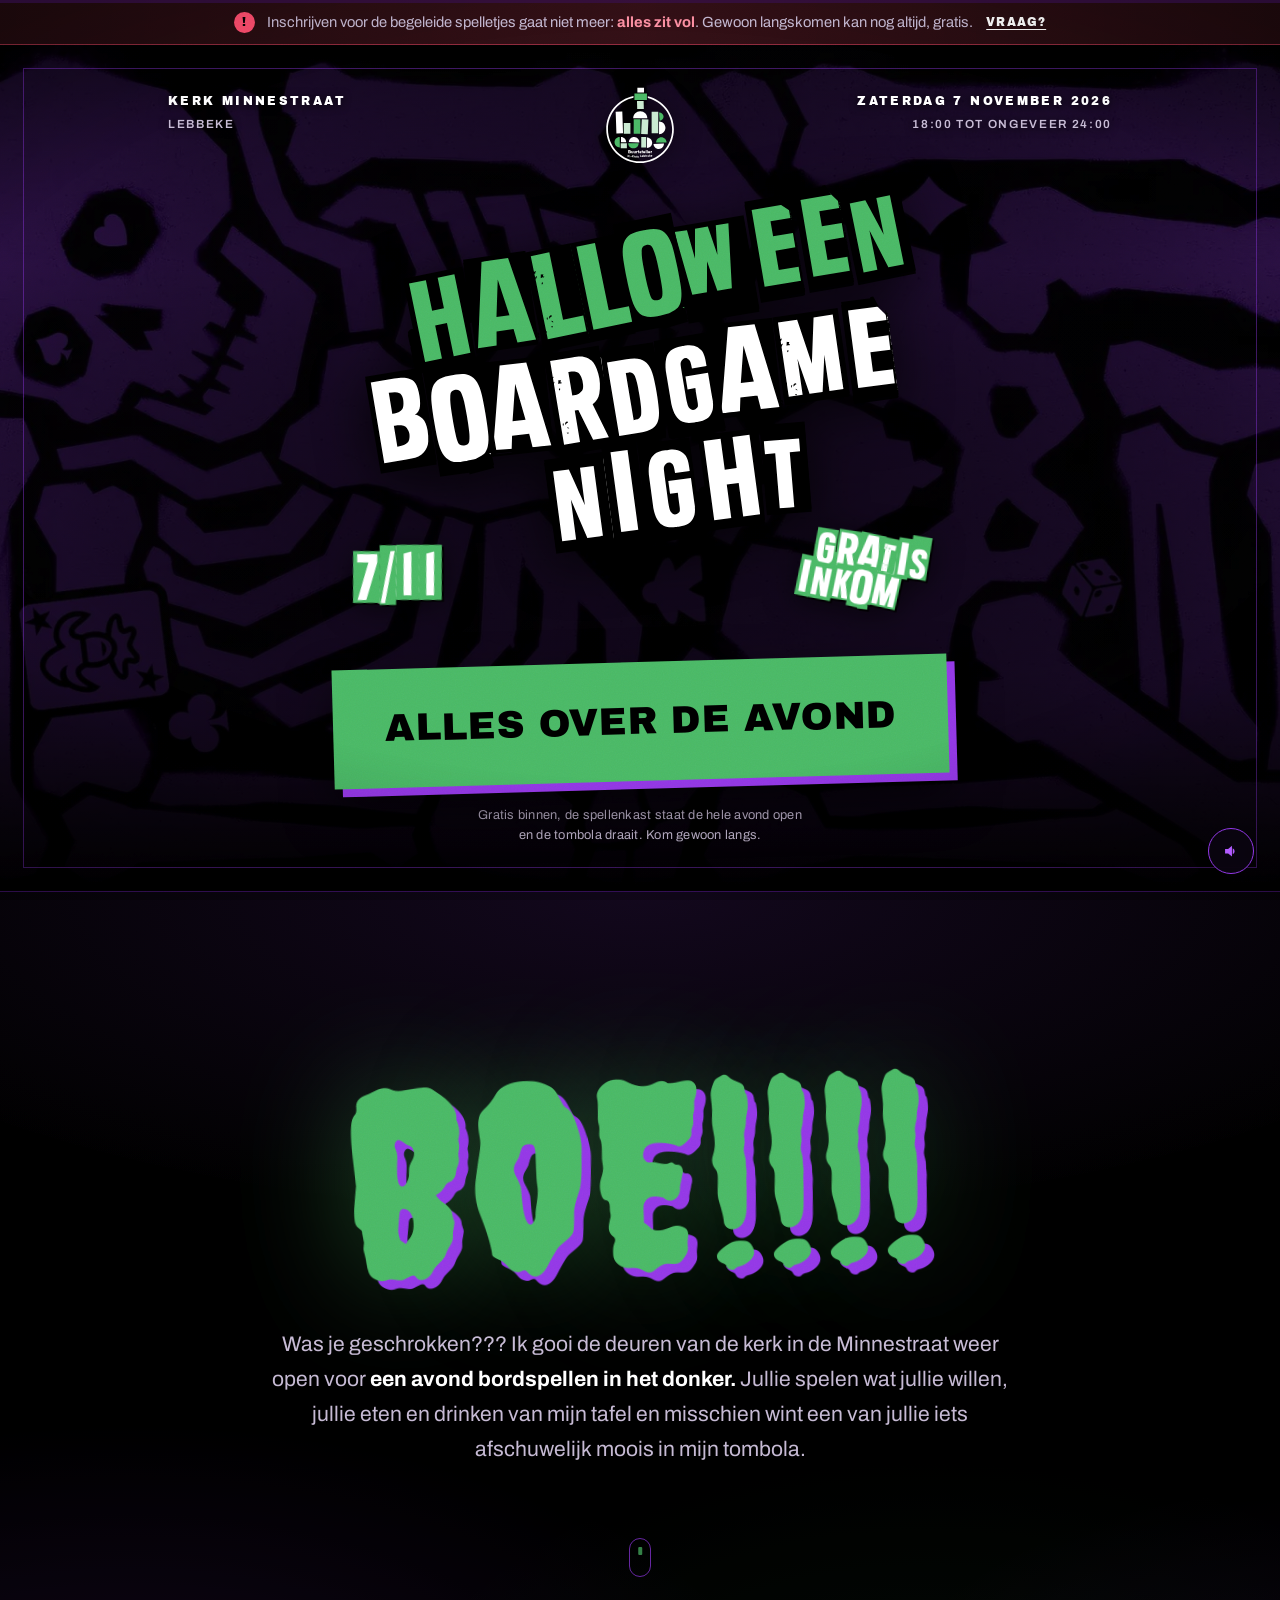
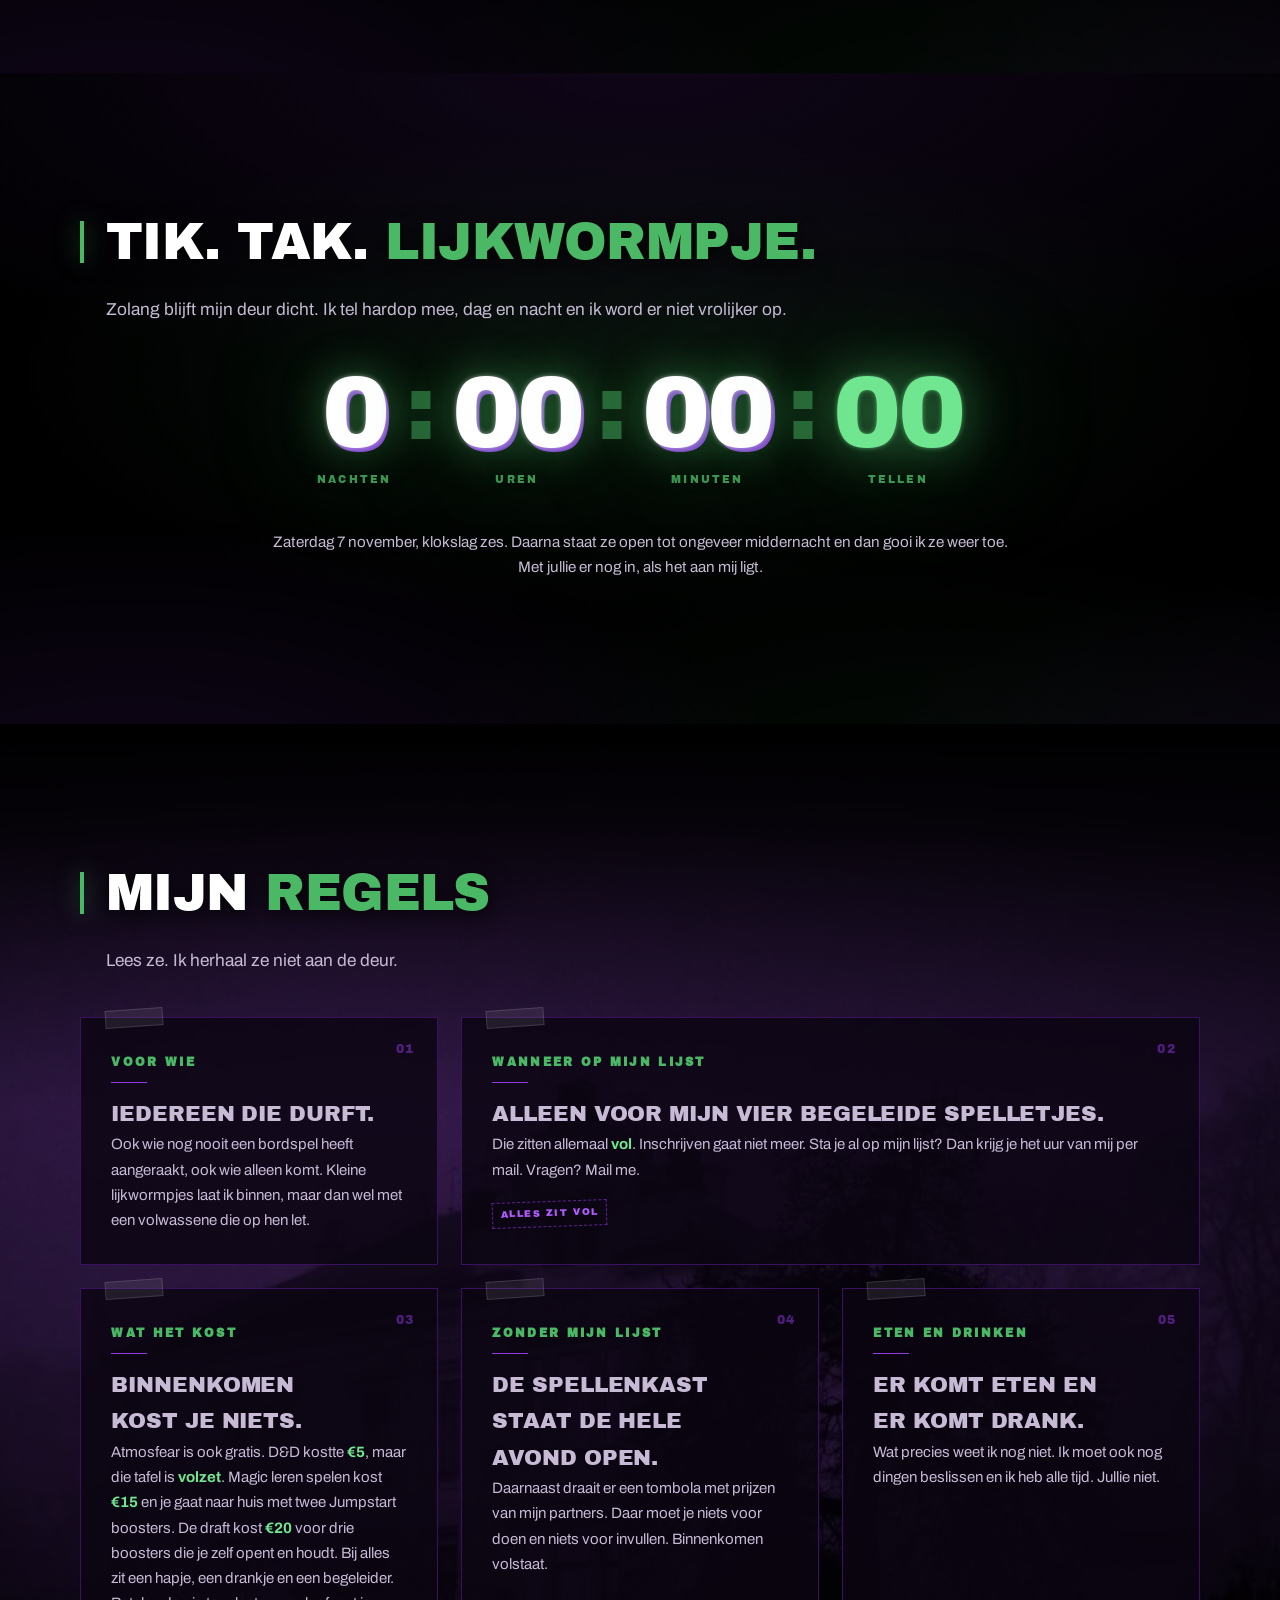
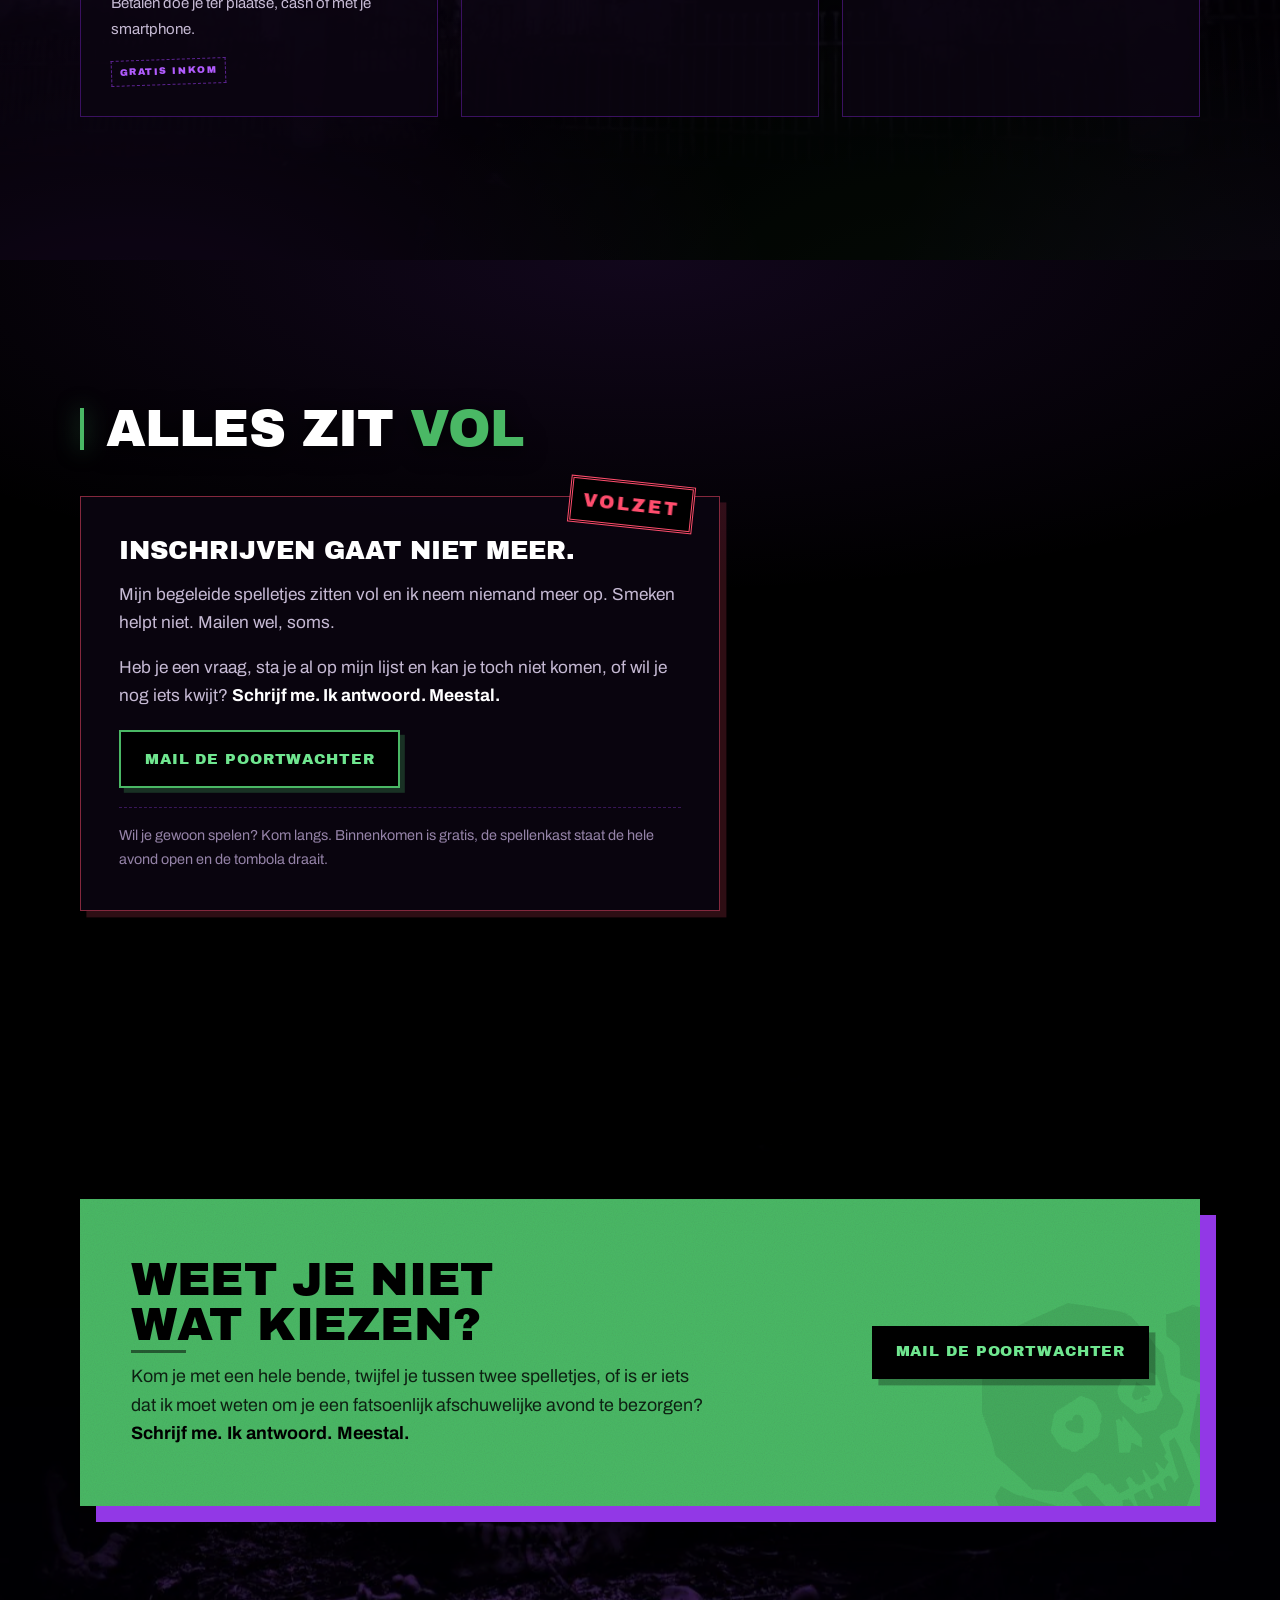
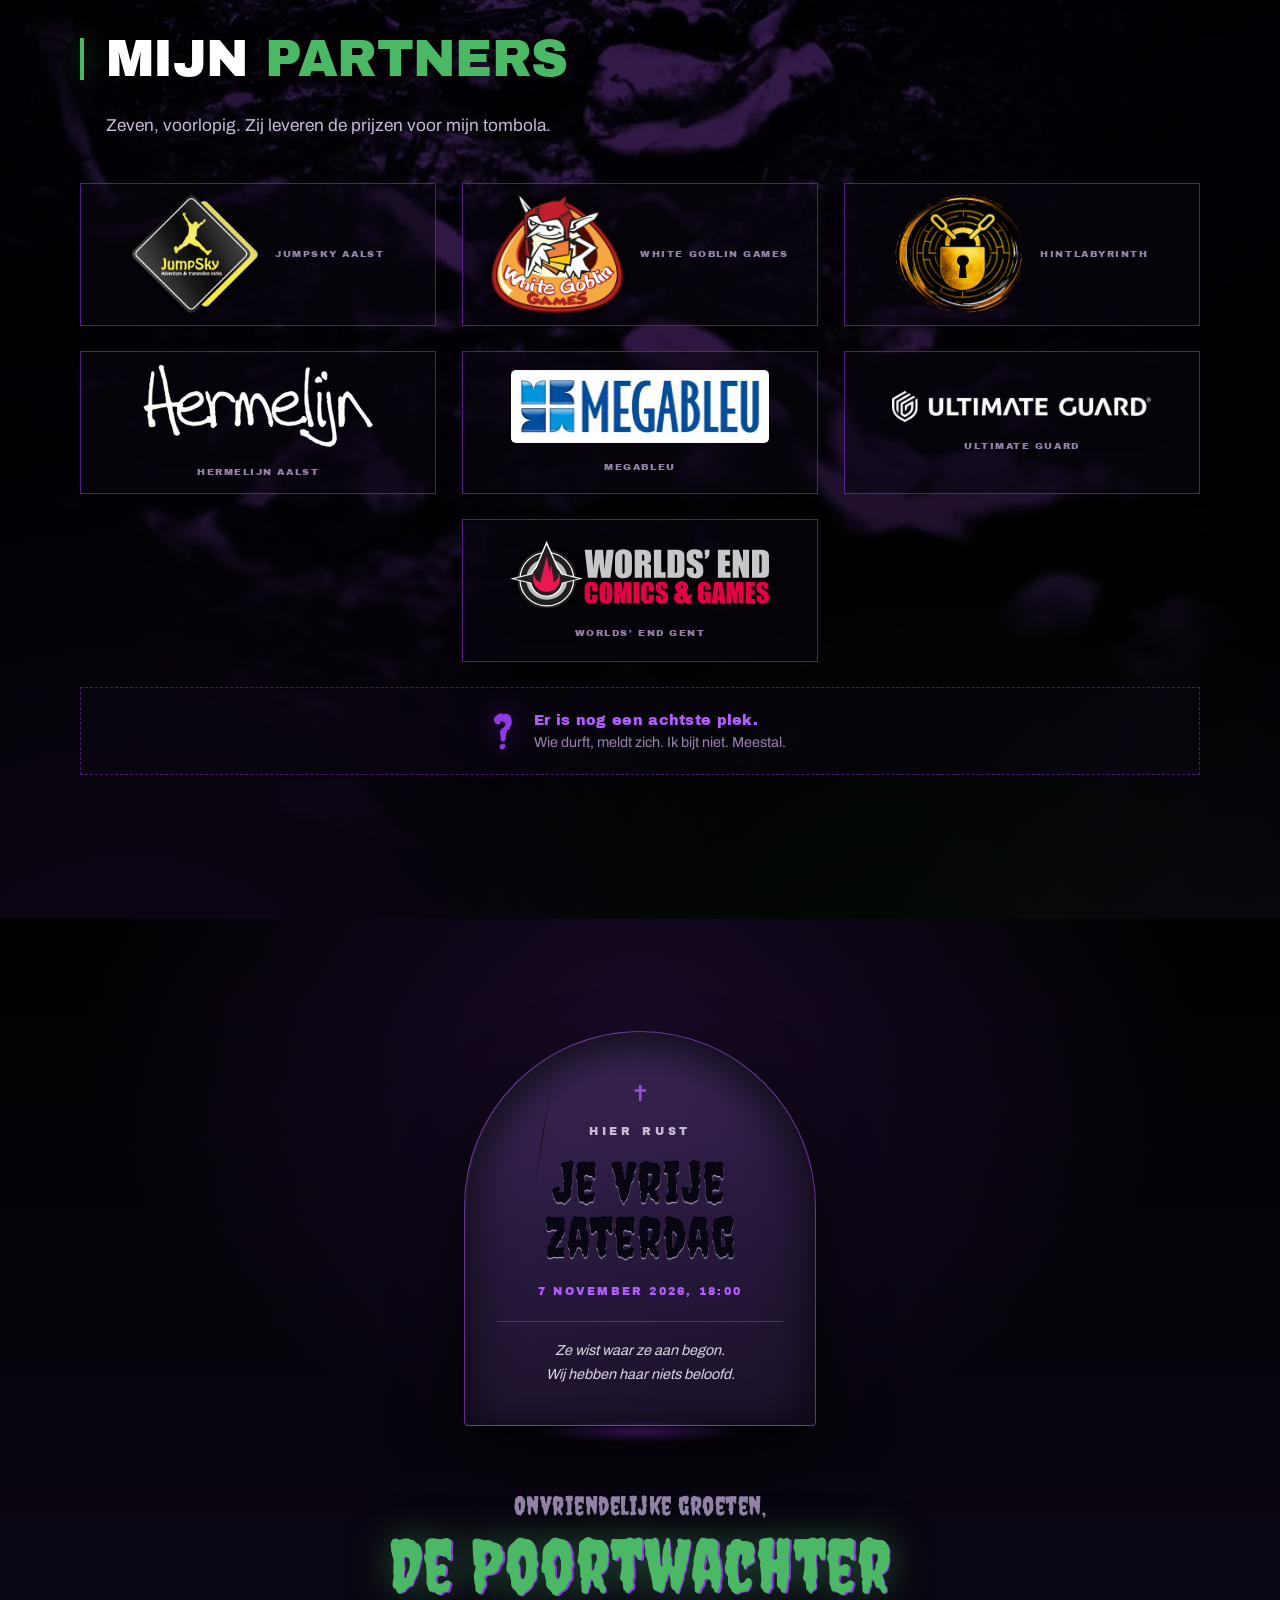
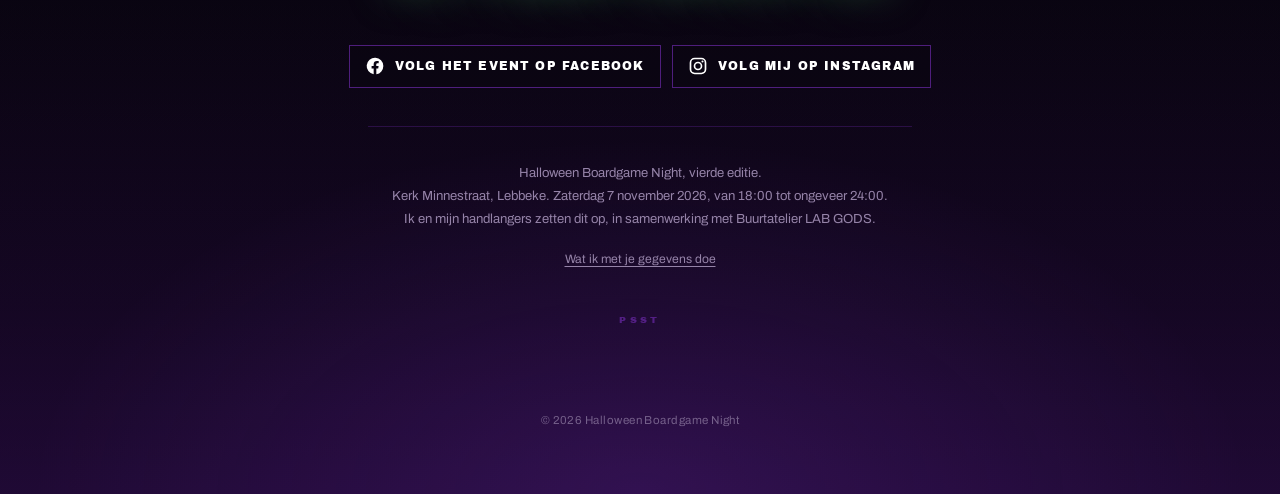
<file: index.html>
<!doctype html>
<html lang="nl">
<head>
<meta charset="utf-8">
<meta name="viewport" content="width=device-width,initial-scale=1">
<meta name="color-scheme" content="dark">
<meta name="theme-color" content="#000000">
<link rel="canonical" href="https://hbgn.be/">
<link rel="icon" href="/favicon.svg" type="image/svg+xml">
<link rel="icon" href="/icon-32.png" sizes="32x32" type="image/png">
<link rel="apple-touch-icon" href="/apple-touch-icon.png">
<link rel="manifest" href="/site.webmanifest">
<link rel="preload" as="font" type="font/woff2" href="/fonts/archivo-latin.woff2" crossorigin>
<link rel="preload" as="font" type="font/woff2" href="/fonts/archivoblack-latin.woff2" crossorigin>
<link rel="preload" as="image" href="/assets/lig-900.webp" fetchpriority="high" media="(max-width:760px)">
<link rel="preload" as="image" href="/assets/lig-1600.webp" fetchpriority="high" media="(min-width:761px)">
<meta name="description" content="Halloween Boardgame Night 2026. Zaterdag 7 november, Kerk Minnestraat Lebbeke, van 18:00 tot ongeveer 24:00. Gratis inkom. Inschrijven voor D&amp;D, Magic en Atmosfear.">
<meta property="og:type" content="website">
<meta property="og:url" content="https://hbgn.be/">
<meta property="og:site_name" content="Halloween Boardgame Night">
<meta property="og:locale" content="nl_BE">
<meta property="og:title" content="Halloween Boardgame Night 2026">
<meta property="og:description" content="Zaterdag 7 november, Kerk Minnestraat Lebbeke. Gratis inkom. Schrijf je in voor D&amp;D, Magic of Atmosfear.">
<meta property="og:image" content="https://hbgn.be/og.jpg">
<meta property="og:image:width" content="1200">
<meta property="og:image:height" content="630">
<meta name="twitter:card" content="summary_large_image">
<!-- Google Tag Manager, geladen zodra de pagina rustig is -->
<script>(function(w,d,s,l,i){w[l]=w[l]||[];w[l].push({'gtm.start':
new Date().getTime(),event:'gtm.js'});
function laad(){if(w.__gtm)return;w.__gtm=1;
var f=d.getElementsByTagName(s)[0],j=d.createElement(s),dl=l!='dataLayer'?'&l='+l:'';
j.async=true;j.src='https://www.googletagmanager.com/gtm.js?id='+i+dl;
f.parentNode.insertBefore(j,f);}
if(d.readyState==='complete')setTimeout(laad,1);
else w.addEventListener('load',function(){
  (w.requestIdleCallback||function(c){setTimeout(c,900)})(laad,{timeout:2500});});
['pointerdown','keydown','touchstart'].forEach(function(e){
  w.addEventListener(e,laad,{once:true,passive:true});});
})(window,document,'script','dataLayer','GTM-W396B9PH');</script>
<!-- End Google Tag Manager -->
<title>Halloween Boardgame Night 2026</title>

<style>
@font-face{font-family:'Archivo';font-style:normal;font-weight:400 700;font-display:swap;src:url(/fonts/archivo-latin-ext.woff2) format('woff2');unicode-range:U+0100-02BA, U+02BD-02C5, U+02C7-02CC, U+02CE-02D7, U+02DD-02FF, U+0304, U+0308, U+0329, U+1D00-1DBF, U+1E00-1E9F, U+1EF2-1EFF, U+2020, U+20A0-20AB, U+20AD-20C0, U+2113, U+2C60-2C7F, U+A720-A7FF}
@font-face{font-family:'Archivo';font-style:normal;font-weight:400 700;font-display:swap;src:url(/fonts/archivo-latin.woff2) format('woff2');unicode-range:U+0000-00FF, U+0131, U+0152-0153, U+02BB-02BC, U+02C6, U+02DA, U+02DC, U+0304, U+0308, U+0329, U+2000-206F, U+20AC, U+2122, U+2191, U+2193, U+2212, U+2215, U+FEFF, U+FFFD}
@font-face{font-family:'Archivo Black';font-style:normal;font-weight:400;font-display:swap;src:url(/fonts/archivoblack-latin-ext.woff2) format('woff2');unicode-range:U+0100-02BA, U+02BD-02C5, U+02C7-02CC, U+02CE-02D7, U+02DD-02FF, U+0304, U+0308, U+0329, U+1D00-1DBF, U+1E00-1E9F, U+1EF2-1EFF, U+2020, U+20A0-20AB, U+20AD-20C0, U+2113, U+2C60-2C7F, U+A720-A7FF}
@font-face{font-family:'Archivo Black';font-style:normal;font-weight:400;font-display:swap;src:url(/fonts/archivoblack-latin.woff2) format('woff2');unicode-range:U+0000-00FF, U+0131, U+0152-0153, U+02BB-02BC, U+02C6, U+02DA, U+02DC, U+0304, U+0308, U+0329, U+2000-206F, U+20AC, U+2122, U+2191, U+2193, U+2212, U+2215, U+FEFF, U+FFFD}
@font-face{font-family:'Creepster';font-style:normal;font-weight:400;font-display:swap;src:url(/fonts/creepster-latin.woff2) format('woff2');unicode-range:U+0000-00FF, U+0131, U+0152-0153, U+02BB-02BC, U+02C6, U+02DA, U+02DC, U+0304, U+0308, U+0329, U+2000-206F, U+20AC, U+2122, U+2191, U+2193, U+2212, U+2215, U+FEFF, U+FFFD}
:root{--img-lig:url("/assets/lig-1600.webp");--img-maan:url("/assets/maan-1400.webp");--img-mist:url("/assets/mist-1400.webp");--img-botten:url("/assets/botten-1400.webp");}
@media (max-width:760px){:root{--img-lig:url("/assets/lig-900.webp");--img-maan:url("/assets/maan-700.webp");--img-mist:url("/assets/mist-700.webp");--img-botten:url("/assets/botten-700.webp");}}
@media (min-width:1700px){:root{--img-lig:url("/assets/lig-2000.webp");--img-maan:url("/assets/maan-1400.webp");--img-mist:url("/assets/mist-1400.webp");--img-botten:url("/assets/botten-1400.webp");}}


/* ================================================================
   STAP 2: de hero. De liggende illustratie over de volle breedte,
   het echte woordmerk, 7/11 en GRATIS INKOM als vector.
   De rest van de pagina blijft zoals in stap 1.
   ================================================================ */
:root{
  --zwart:#000000;
  --paneel:#0B0512;
  --paars:#9238E6; --paars-op:#B25CFF; --paars-diep:#3A1160;
  --groen:#4AB865; --groen-op:#6FE68F;
  --wit:#FFFFFF; --zacht:#C6BAD4; --grijs:#9583A8;

  --t--1:.82rem;
  --t-0:clamp(1rem,.96rem + .2vw,1.08rem);
  --t-1:clamp(1.1rem,1.02rem + .4vw,1.25rem);
  --t-2:clamp(1.45rem,1.2rem + 1.2vw,2rem);

  --ruimte:clamp(2.5rem,6vw,4rem);
  --kolom:40rem;
  --marge:clamp(1.25rem,4vw,2rem);
}
*,*::before,*::after{box-sizing:border-box}
html{scroll-behavior:smooth;overflow-x:clip}
body{margin:0;background:var(--zwart);color:var(--zacht);
  font-family:Archivo,"Helvetica Neue",Arial,sans-serif;font-size:var(--t-0);line-height:1.65;
  -webkit-font-smoothing:antialiased;overflow-x:hidden}
img,svg{display:block;max-width:100%}
.blad{max-width:var(--kolom);margin-inline:auto;padding:0 var(--marge) 5rem}
.defs{position:absolute;width:0;height:0;overflow:hidden}

/* ================= HERO ================= */
.hero{position:relative;isolation:isolate;overflow:hidden;
  min-height:min(94svh,56rem);display:grid;align-items:center;
  padding:clamp(2rem,5vh,4rem) 0;
  border-bottom:1px solid var(--paars-diep)}

/* de illustratie, met een sluier die net onder de typografie het donkerst is */
.hero-beeld{position:absolute;inset:0;z-index:-2;
  background-image:var(--img-lig);background-size:cover;background-position:50% 44%}
.hero-beeld::after{content:"";position:absolute;inset:0;
  background:
    radial-gradient(78% 62% at 50% 46%,rgba(0,0,0,.74),rgba(0,0,0,.28) 62%,transparent 78%),
    linear-gradient(180deg,rgba(0,0,0,.6) 0%,rgba(0,0,0,.1) 26%,rgba(0,0,0,.55) 74%,var(--zwart) 100%)}
@media (max-width:700px){ .hero-beeld{background-position:14% 45%} }

/* dun kader, zoals de rand van een affiche */
.hero::before{content:"";position:absolute;inset:clamp(.7rem,1.8vw,1.5rem);z-index:1;
  border:1px solid rgba(146,56,230,.42);pointer-events:none}

.hero-in{position:relative;z-index:2;width:100%;max-width:66rem;margin-inline:auto;
  padding-inline:clamp(1.6rem,5vw,3.5rem);
  display:grid;grid-template-columns:1fr 1fr;gap:clamp(1.6rem,4vw,2.6rem) 1rem;
  align-items:center;justify-items:center}

/* de twee bijschriften bovenaan, links en rechts uitgelijnd */
.meta{grid-row:1;margin:0;align-self:start;justify-self:stretch;
  font-family:"Archivo Black",Arial,sans-serif;font-size:clamp(.6rem,1.5vw,.74rem);
  letter-spacing:.2em;text-transform:uppercase;line-height:1.9;color:var(--wit);
  text-shadow:0 .1em .7em rgba(0,0,0,.95)}
.meta span{display:block;color:var(--zacht);font-family:Archivo,Arial,sans-serif;
  font-weight:600;letter-spacing:.14em}
.meta-links{text-align:left}
.meta-rechts{text-align:right}

/* het woordmerk met de twee plakkers eroverheen */
.merk-vlak{grid-row:2;grid-column:1 / -1;position:relative;
  width:min(100%,62svh);padding-bottom:clamp(1.4rem,5vw,3rem)}
.woordmerk{margin:0;
  filter:drop-shadow(0 .09em 0 rgba(0,0,0,.95)) drop-shadow(0 .3em 1.6rem rgba(0,0,0,.75))}
.woordmerk svg{width:100%;height:auto}

.plakker{position:absolute;z-index:2;
  filter:drop-shadow(.16em .16em 0 rgba(0,0,0,.9)) drop-shadow(0 .2em .9rem rgba(0,0,0,.6))}
.plakker svg{width:100%;height:auto}
.plakker-datum{left:-2%;bottom:-1%;width:clamp(5rem,17%,9rem);transform:rotate(-5deg)}
.plakker-gratis{right:-2%;bottom:-2%;width:clamp(7rem,24%,12.5rem);transform:rotate(6deg)}

/* de actie onderaan */
.hero-actie{grid-row:3;grid-column:1 / -1;text-align:center;margin-top:clamp(.4rem,2vw,1.2rem)}
.hero-fijn{margin:1.5rem 0 0;font-size:clamp(.7rem,1.6vw,.8rem);line-height:1.6;
  color:var(--zacht);letter-spacing:.02em;text-shadow:0 .1em .7em rgba(0,0,0,.95)}

@media (max-width:640px){
  .hero-in{grid-template-columns:1fr;gap:clamp(1.2rem,4vw,2rem)}
  .meta{grid-row:auto;justify-self:start;text-align:left}
  .meta-rechts{text-align:left}
  .merk-vlak{grid-row:auto;grid-column:auto;width:100%;padding-bottom:2.2rem}
  .hero-actie{grid-row:auto;grid-column:auto;text-align:left}
  .plakker-datum{left:0;bottom:-2%;width:5rem}
  .plakker-gratis{right:0;bottom:-4%;width:8rem}
  .hero{min-height:min(88svh,52rem)}
}

/* ================= knoppen ================= */
.knop,button{font:inherit;cursor:pointer;transition:background .14s ease,box-shadow .14s ease,transform .14s ease;font-family:"Archivo Black",Arial,sans-serif;
  font-size:var(--t--1);letter-spacing:.06em;text-transform:uppercase;text-decoration:none;
  display:inline-block;padding:.9em 1.3em;border:1px solid var(--paars-diep);
  background:none;color:var(--wit)}
.knop{background:var(--groen);border-color:var(--groen);color:var(--zwart)}
.knop:hover{background:var(--groen-op);border-color:var(--groen-op);color:var(--zwart)}

/* de inschrijfknop is de enige actie in de hero: die mag schreeuwen */
.knop-groot{font-size:clamp(1.45rem,4.6vw,2.4rem);padding:.72em 1.35em;letter-spacing:.01em;
  border:0;transform:rotate(-1.6deg);
  box-shadow:.5rem .5rem 0 var(--paars),0 1.4rem 3rem rgba(0,0,0,.65)}
.knop-groot:hover,.knop-groot:focus-visible{
  box-shadow:.78rem .78rem 0 var(--paars-op),0 1.6rem 3.6rem rgba(0,0,0,.75);
  transform:rotate(-1.6deg) translate(-.18rem,-.18rem)}
.knop-groot:active{box-shadow:.24rem .24rem 0 var(--paars);
  transform:rotate(-1.6deg) translate(.18rem,.18rem)}
@media (max-width:640px){
  .knop-groot{display:block;width:100%;text-align:center;padding:.78em .6em}
}
button:hover{border-color:var(--paars-op);color:var(--paars-op)}
button[type="submit"]{background:var(--groen);border-color:var(--groen);color:var(--zwart)}
button[type="submit"]:hover{background:var(--groen-op);border-color:var(--groen-op);color:var(--zwart)}
button.info,button[data-info]{padding:0;width:1.6em;height:1.6em;line-height:1;
  border-radius:50%;font-size:var(--t--1);flex:none;align-self:center}
:focus-visible{outline:2px solid var(--groen-op);outline-offset:2px}

/* ================= typografie ================= */
h1{margin:0}
h2{margin:0 0 .9rem;font-family:"Archivo Black",Arial,sans-serif;font-weight:400;
  font-size:var(--t-2);line-height:1.1;color:var(--groen);text-transform:uppercase;text-wrap:balance}
p{margin:0 0 1rem}
strong{color:var(--wit);font-weight:700}
a{color:var(--paars-op);text-underline-offset:3px}
a:hover{color:var(--groen-op)}

dl{margin:0}
dt{margin-top:1.1rem;font-family:"Archivo Black",Arial,sans-serif;font-size:var(--t--1);
  letter-spacing:.09em;text-transform:uppercase;color:var(--groen)}
dt:first-child{margin-top:0}
dd{margin:.2rem 0 0}
hr{border:0;border-top:1px solid var(--paars-diep);margin:var(--ruimte) 0}

/* ================= formulier ================= */
fieldset{margin:0 0 1.3rem;border:1px solid var(--paars-diep);padding:1rem 1.1rem}
legend{padding:0 .4rem;font-family:"Archivo Black",Arial,sans-serif;font-size:var(--t--1);
  letter-spacing:.09em;text-transform:uppercase;color:var(--groen)}
label{display:block;margin:.9rem 0 .3rem;font-family:"Archivo Black",Arial,sans-serif;
  font-size:var(--t--1);letter-spacing:.07em;text-transform:uppercase;color:var(--groen)}
input,select,textarea{font:inherit;width:100%;padding:.6em .7em;
  color:var(--wit);background:var(--paneel);border:1px solid var(--paars-diep)}
input:focus,select:focus,textarea:focus{outline:none;border-color:var(--paars-op)}
select option{background:var(--paneel);color:var(--wit)}
.keuze{margin:.15rem 0;display:flex;align-items:baseline;gap:.55rem}
.keuze input{width:auto;flex:none}
.keuze label{display:inline;margin:0;font-family:Archivo,Arial,sans-serif;font-size:var(--t-0);
  letter-spacing:0;text-transform:none;color:var(--wit)}
.voortgang{color:var(--grijs);font-size:var(--t--1);line-height:1.55}

dialog{max-width:32rem;width:calc(100% - 2rem);background:var(--paneel);color:var(--zacht);
  border:1px solid var(--paars);padding:1.5rem}
dialog::backdrop{background:rgba(0,0,0,.8)}
dialog h2{color:var(--wit)}

.partners ul{list-style:none;padding:0;margin:1.2rem 0;
  display:grid;grid-template-columns:repeat(auto-fit,minmax(7rem,1fr));gap:.6rem}
.partners li{border:1px solid var(--paars-diep);color:var(--grijs);font-size:var(--t--1);
  display:grid;place-items:center;aspect-ratio:3/2}

footer p{font-size:var(--t--1);color:var(--grijs)}
footer p:first-child{font-family:"Archivo Black",Arial,sans-serif;font-size:var(--t-1);
  color:var(--groen);text-transform:uppercase;line-height:1.2}

.let-op{border:1px dashed var(--paars-diep);padding:.7rem .9rem;
  margin:var(--marge) auto;max-width:var(--kolom);font-size:var(--t--1);color:var(--grijs)}

/* de bedanktpagina heeft geen hero: geef ze wat lucht bovenaan */
.blad-alleen{padding-top:var(--ruimte)}
.blad-alleen h1{font-family:"Archivo Black",Arial,sans-serif;font-weight:400;
  font-size:clamp(2rem,1.5rem + 2.4vw,3.2rem);line-height:1.02;color:var(--wit);
  text-transform:uppercase;margin:0 0 .6rem}


/* ================================================================
   DE BLOKKEN: regelkaarten, keuzekaarten, velden, chips, ticket.
   ================================================================ */

/* ---- Mijn regels als opgeplakte briefjes ---- */
.regelmuur{display:grid;gap:clamp(.9rem,2vw,1.4rem);
  grid-template-columns:repeat(auto-fit,minmax(min(100%,17rem),1fr))}
@media (min-width:64rem){
  .regelmuur{grid-template-columns:repeat(6,1fr)}
  .regelkaart:nth-child(1){grid-column:span 2}
  .regelkaart:nth-child(2){grid-column:span 4}
  .regelkaart:nth-child(3){grid-column:span 2}
  .regelkaart:nth-child(4){grid-column:span 2}
  .regelkaart:nth-child(5){grid-column:span 2}
}
.regelkaart{position:relative;padding:clamp(1.3rem,2.4vw,1.9rem);
  border:1px solid var(--paars-diep);background:rgba(11,5,18,.82);
  transition:transform .25s cubic-bezier(.2,1.1,.35,1),border-color .25s ease,background .25s ease}
.regelkaart::before{content:"";position:absolute;top:-.55rem;left:1.5rem;width:3.6rem;height:1.1rem;
  background:rgba(255,255,255,.08);border:1px solid rgba(255,255,255,.13);transform:rotate(-4deg);
  transition:background .25s ease,border-color .25s ease}
.regelkaart:hover{transform:translateY(-.45rem) rotate(-.5deg);border-color:var(--groen);
  background:rgba(74,184,101,.08)}
.regelkaart:hover::before{background:rgba(74,184,101,.38);border-color:var(--groen-op)}
.regelkaart h3{margin:0 0 .7rem;font-family:"Archivo Black",Arial,sans-serif;font-size:.78rem;
  letter-spacing:.16em;text-transform:uppercase;color:var(--groen)}
.regelkaart p{margin:0;color:var(--zacht);line-height:1.68}
.regelkaart strong{color:var(--wit)}

/* ---- algemene formulierdelen ---- */
.veldkop{margin:0 0 .8rem;font-family:"Archivo Black",Arial,sans-serif;font-size:.74rem;
  letter-spacing:.16em;text-transform:uppercase;color:var(--groen)}
.fijn{margin:.6rem 0 0;font-size:.82rem;line-height:1.6;color:var(--grijs)}
.fijn-boven{margin:-.3rem 0 .8rem}
.fijn b{color:var(--zacht)}
fieldset.naakt{border:0;padding:0;margin:0 0 2rem}
.vzw{position:absolute;width:1px;height:1px;overflow:hidden;clip-path:inset(50%)}

/* ---- keuzekaarten met een figuur uit de tekening ---- */
.spellijst{display:grid;gap:.8rem}
@media (min-width:44rem){ .spellijst{grid-template-columns:1fr 1fr} }
.spelkeuze{position:relative}
.spelkaart{display:block;margin:0;cursor:pointer;position:relative;overflow:hidden;
  min-height:10rem;
  font-family:Archivo,Arial,sans-serif;text-transform:none;letter-spacing:0;color:var(--zacht);
  border:1px solid var(--paars-diep);background:rgba(11,5,18,.78);
  transition:border-color .22s ease,background .22s ease,transform .22s cubic-bezier(.2,1.1,.35,1)}
.spelkaart:hover{border-color:var(--paars);background:rgba(146,56,230,.14);
  transform:translateY(-.3rem)}
.spelkeuze.aan .spelkaart{border-color:var(--groen);background:rgba(74,184,101,.1);
  box-shadow:.3rem .3rem 0 rgba(74,184,101,.24)}
.spelkaart input{position:absolute;width:1px;height:1px;overflow:hidden;clip-path:inset(50%)}
.spelfiguur{position:absolute;right:-1rem;top:50%;translate:0 -50%;width:6.5rem;
  color:var(--paars);opacity:.11;pointer-events:none;
  transition:opacity .3s ease,color .3s ease,transform .4s cubic-bezier(.2,1.1,.35,1)}
.spelfiguur svg{width:100%;height:auto;fill:currentColor;display:block}
.spelkaart:hover .spelfiguur{opacity:.2;transform:rotate(-6deg) scale(1.05)}
.spelkeuze.aan .spelfiguur{color:var(--groen);opacity:.26}
.spelnaam{display:block;position:relative;z-index:1;
  font-family:"Archivo Black",Arial,sans-serif;font-size:1.15rem;line-height:1.15;
  color:var(--wit);text-transform:uppercase;margin-bottom:.55rem}
.spelkeuze.aan .spelnaam{color:var(--groen-op)}
/* de prijs is na de naam het belangrijkste op de kaart, dus die mag gelezen worden */
.spelprijs{display:inline-block;position:relative;z-index:1;
  font-family:"Archivo Black",Arial,sans-serif;
  font-size:clamp(.92rem,2.6vw,1.05rem);letter-spacing:.02em;line-height:1;
  text-transform:uppercase;padding:.34em .6em;
  background:var(--paars-op);color:var(--zwart);
  transform:rotate(-1.5deg);box-shadow:.16rem .16rem 0 rgba(0,0,0,.55)}
.spelprijs.gratis{background:var(--groen);color:var(--zwart);
  font-size:clamp(.7rem,2vw,.8rem);letter-spacing:.12em;padding:.45em .7em}
.spelkeuze.aan .spelprijs{background:var(--groen-op)}
.spelkeuze.aan .spelprijs.gratis{background:var(--groen-op)}
.spelduur{display:block;position:relative;z-index:1;margin-top:.65rem;
  font-size:.8rem;color:var(--grijs);line-height:1.5;max-width:15rem}
.spelkaart input:focus-visible ~ .spelnaam{outline:2px solid var(--groen-op);outline-offset:4px}

/* ---- gekozen spel bovenaan stap 2 ---- */
.gekozen{margin:0 0 .4rem;display:flex;align-items:center;gap:.8rem;flex-wrap:wrap;
  color:var(--zacht)}
.gekozen strong{color:var(--wit)}
.teller{margin:0 0 1.8rem;font-family:"Archivo Black",Arial,sans-serif;font-size:.7rem;
  letter-spacing:.16em;text-transform:uppercase;color:var(--grijs);font-variant-numeric:tabular-nums}

/* ---- velden ---- */
.veld{display:grid;gap:.45rem;margin:0 0 1.8rem}
.veld label{margin:0;display:flex;align-items:baseline;gap:.5rem;flex-wrap:wrap;
  font-family:"Archivo Black",Arial,sans-serif;font-size:.74rem;letter-spacing:.16em;
  text-transform:uppercase;color:var(--groen)}
.veld label em{font-style:normal;font-family:Archivo,Arial,sans-serif;font-weight:600;
  font-size:.66rem;letter-spacing:.08em;padding:.15em .45em}
.vereist{background:var(--paars);color:var(--wit)}
.optioneel{border:1px solid var(--paars-diep);color:var(--grijs)}
input,select,textarea{font:inherit;width:100%;padding:.8em .9em;
  color:var(--wit);background:rgba(11,5,18,.7);
  border:1px solid var(--paars-diep);border-bottom-width:2px;
  transition:border-color .18s ease,background .18s ease}
input:hover,select:hover{border-color:var(--paars)}
input:focus,select:focus,textarea:focus{outline:none;border-color:var(--groen-op);
  background:rgba(74,184,101,.07)}
select option{background:#0B0512;color:var(--wit)}

/* ---- antwoorden als chips ---- */
.chips{display:flex;flex-wrap:wrap;gap:.5rem}
.chip{margin:0;position:relative;font-family:Archivo,Arial,sans-serif;
  text-transform:none;letter-spacing:0;color:var(--zacht)}
.chip input{position:absolute;width:1px;height:1px;overflow:hidden;clip-path:inset(50%)}
.chip span{display:block;cursor:pointer;padding:.6em 1em;
  border:1px solid var(--paars-diep);background:rgba(11,5,18,.7);color:var(--zacht);
  font-size:.9rem;line-height:1.3;
  transition:border-color .16s ease,background .16s ease,color .16s ease,transform .16s ease}
.chip span:hover{border-color:var(--paars);color:var(--wit);transform:translateY(-2px)}
.chip input:checked + span{background:var(--groen);border-color:var(--groen);color:var(--zwart);
  font-weight:700;transform:rotate(-1deg)}
.chip input:focus-visible + span{outline:2px solid var(--groen-op);outline-offset:3px}

/* ---- foutmelding ---- */
.fout{display:none;margin:0 0 1.3rem;padding:.85rem 1.1rem;
  border-left:3px solid var(--paars-op);background:rgba(146,56,230,.18);
  color:var(--wit);font-size:.9rem;line-height:1.5}
.fout.aan{display:block;animation:schud .3s steps(2) 2}
@keyframes schud{0%{transform:translateX(0)}50%{transform:translateX(-5px)}100%{transform:translateX(0)}}

/* ---- acties onderaan een stap ---- */
.acties{display:flex;flex-wrap:wrap;gap:.7rem;align-items:center;margin:0}
.acties button{border:1px solid var(--paars-diep);background:none;color:var(--zacht);
  padding:.9em 1.3em;font-family:"Archivo Black",Arial,sans-serif;font-size:.76rem;
  letter-spacing:.1em;text-transform:uppercase;cursor:pointer;transition:all .16s ease}
.acties button:hover{border-color:var(--paars-op);color:var(--wit)}
.acties button.hoofd{background:var(--groen);border-color:var(--groen);color:var(--zwart);
  padding:1em 1.8em;font-size:.9rem;transform:rotate(-1deg);
  box-shadow:.32rem .32rem 0 var(--paars)}
.acties button.hoofd:hover{background:var(--groen-op);border-color:var(--groen-op);color:var(--zwart);
  box-shadow:.48rem .48rem 0 var(--paars-op);transform:rotate(-1deg) translate(-.1rem,-.1rem)}
.acties button.hoofd:active{box-shadow:.16rem .16rem 0 var(--paars);
  transform:rotate(-1deg) translate(.1rem,.1rem)}

/* ---- het overzicht als ticket ---- */
.ticket{border:1px solid var(--paars);background:rgba(11,5,18,.88);
  padding:1.7rem 1.8rem;margin:0 0 1.8rem;position:relative;overflow:hidden}
.ticket::before,.ticket::after{content:"";position:absolute;width:1.2rem;height:1.2rem;
  background:var(--zwart);border-radius:50%;top:50%;translate:0 -50%;z-index:2}
.ticket::before{left:-.65rem}
.ticket::after{right:-.65rem}
.ticket-fig{position:absolute;right:-2rem;bottom:-2.5rem;width:11rem;color:var(--paars);
  opacity:.1;pointer-events:none}
.ticket-fig svg{width:100%;height:auto;fill:currentColor;display:block}
.ticket > *:not(.ticket-fig){position:relative;z-index:1}
.ticket-kop{margin:0 0 1.2rem;font-family:"Archivo Black",Arial,sans-serif;
  font-size:clamp(1.4rem,3.5vw,2rem);line-height:1.05;text-transform:uppercase;color:var(--groen)}
.ticket-feiten{display:grid;grid-template-columns:auto 1fr;gap:.3rem 1.4rem;margin:0 0 1.4rem;
  padding-bottom:1.4rem;border-bottom:1px dashed var(--paars-diep)}
.ticket-feiten dt{margin:0;font-family:"Archivo Black",Arial,sans-serif;font-size:.66rem;
  letter-spacing:.14em;text-transform:uppercase;color:var(--grijs);line-height:1.9}
.ticket-feiten dd{margin:0;color:var(--wit);font-weight:600}
.ticket-lijst{list-style:none;margin:0;padding:0;display:grid;gap:1.2rem}
.ticket-lijst > li{padding-top:1.2rem;border-top:1px dashed var(--paars-diep)}
.ticket-lijst > li:first-child{padding-top:0;border-top:0}
.ticket-naam{margin:0 0 .6rem;font-family:"Archivo Black",Arial,sans-serif;font-size:1.05rem;
  text-transform:uppercase;color:var(--wit);line-height:1.25}
.ticket-naam span{display:block;font-family:Archivo,Arial,sans-serif;font-weight:400;
  font-size:.82rem;text-transform:none;color:var(--grijs)}
.ticket-antw{display:grid;grid-template-columns:auto 1fr;gap:.2rem 1rem;margin:0;font-size:.85rem}
.ticket-antw dt{margin:0;color:var(--grijs);line-height:1.7}
.ticket-antw dd{margin:0;color:var(--zacht);text-align:right}

/* ---- chips met een regeltje uitleg eronder ---- */
.chips-groot{display:grid;grid-template-columns:1fr;gap:.6rem}
@media (min-width:34rem){ .chips-groot{grid-template-columns:1fr 1fr} }
.chips-groot .chip span{padding:.85em 1em;height:100%}
.chips-groot .chip span{font-family:"Archivo Black",Arial,sans-serif;font-size:.86rem;
  letter-spacing:.02em;color:var(--wit);text-transform:uppercase;line-height:1.2}
.chips-groot .chip em{display:block;margin-top:.4rem;font-style:normal;
  font-family:Archivo,Arial,sans-serif;font-weight:400;font-size:.8rem;letter-spacing:0;
  text-transform:none;line-height:1.45;color:var(--grijs)}
.chips-groot .chip span:hover{transform:none;border-color:var(--paars)}
.chips-groot .chip span:hover em{color:var(--zacht)}
.chips-groot .chip input:checked + span{transform:none;color:var(--zwart)}
.chips-groot .chip input:checked + span em{color:rgba(0,0,0,.72)}

/* ---- een spel dat volzet is: zichtbaar, maar niet te kiezen ---- */
.spelkeuze.volzet .spelkaart{cursor:not-allowed;border-style:dashed;background:rgba(11,5,18,.5)}
.spelkeuze.volzet .spelkaart:hover{transform:none;border-color:var(--paars-diep);background:rgba(11,5,18,.5)}
.spelkeuze.volzet .spelnaam,.spelkeuze.volzet .spelduur{opacity:.55}
.spelkeuze.volzet .spelnaam{text-decoration:line-through;text-decoration-color:rgba(220,40,70,.75);text-decoration-thickness:2px}
.spelkeuze.volzet .spelfiguur{opacity:.06}
.spelprijs.volzet-stempel{background:transparent;color:#ff4d6d;border:2px solid #ff4d6d;box-shadow:none;
  font-size:clamp(.8rem,2.2vw,.92rem);letter-spacing:.14em;transform:rotate(-4deg)}
.volzet-melding{margin:0 0 1.2rem;padding:.9rem 1.1rem;border:1px solid rgba(255,77,109,.55);
  background:rgba(255,77,109,.08);color:var(--zacht);line-height:1.6}
.volzet-melding strong{color:#ff8fa3}
dialog .volzet-melding{margin:0 0 1rem}

/* ================================================================
   SFEER EN SCROLLBELEVING
   De pagina is één donkere nacht. Elke band heeft een eigen foto
   die trager beweegt dan de tekst en vloeit met een lange verloop
   in de volgende. Geen harde scheidingen, geen losse tekeningen.
   ================================================================ */
:root{ --breed:76rem; --lees:46rem; }
::selection{background:var(--groen);color:var(--zwart)}

html{scroll-behavior:smooth}
main{position:relative;z-index:1}
.blad{max-width:none;margin:0;padding:0}
.wrap{max-width:var(--breed);margin-inline:auto;
  padding-inline:clamp(1.2rem,4vw,3rem);position:relative;z-index:2}

/* ---- de band: het bouwblok van de hele pagina ---- */
.band{position:relative;isolation:isolate;overflow:clip;
  padding-block:clamp(4.5rem,12vw,9rem)}
.band-foto{position:absolute;inset:-14% 0;z-index:-2;
  background-size:cover;background-position:50% 50%;
  transform:translate3d(0,var(--y,0px),0);will-change:transform}
.band-foto::after{content:"";position:absolute;inset:0;background:rgba(0,0,0,.4)}
/* de sluier ligt stil terwijl de foto beweegt, zo lopen de banden in elkaar over */
.band-sluier{position:absolute;inset:0;z-index:-1;pointer-events:none;
  background:linear-gradient(180deg,
    var(--zwart) 0%,rgba(0,0,0,.92) 9%,rgba(0,0,0,.5) 34%,
    rgba(0,0,0,.58) 62%,rgba(0,0,0,.95) 91%,var(--zwart) 100%)}
.band-maan .band-foto{background-image:var(--img-maan);background-position:50% 28%}
.band-mist .band-foto{background-image:var(--img-mist);background-position:50% 42%}
.band-botten .band-foto{background-image:var(--img-botten);background-position:50% 55%}
.band-leeg{background:
  radial-gradient(120% 70% at 50% 0%,rgba(146,56,230,.12),transparent 60%),var(--zwart)}
.band-klok{background:
  radial-gradient(70% 55% at 50% 46%,rgba(74,184,101,.09),transparent 70%),
  radial-gradient(120% 80% at 50% 0%,rgba(146,56,230,.1),transparent 62%),var(--zwart)}
.band-klok .wrap{text-align:center}
.band-klok h2,.band-klok .kopfijn{text-align:left}

/* een trage sliert damp onderaan elke band */
.damp{position:absolute;inset:auto -12% -12% -12%;height:62%;z-index:-1;pointer-events:none;opacity:.6;
  background:
    radial-gradient(58% 100% at 18% 100%,rgba(146,56,230,.2),transparent 72%),
    radial-gradient(48% 92% at 68% 100%,rgba(74,184,101,.1),transparent 72%),
    radial-gradient(40% 80% at 92% 100%,rgba(146,56,230,.14),transparent 72%);
  animation:damp 34s ease-in-out infinite alternate}
@keyframes damp{from{transform:translate3d(-5%,0,0) scaleY(1)}
                to{transform:translate3d(5%,0,0) scaleY(1.12)}}

/* ---- korrel, vignet en bliksem over alles heen ---- */
.korrel{position:fixed;inset:-50%;pointer-events:none;z-index:40;opacity:.11;mix-blend-mode:overlay;
  background-image:url("data:image/svg+xml,%3Csvg xmlns='http://www.w3.org/2000/svg' width='260' height='260'%3E%3Cfilter id='n'%3E%3CfeTurbulence type='fractalNoise' baseFrequency='.85' numOctaves='3'/%3E%3C/filter%3E%3Crect width='260' height='260' filter='url(%23n)'/%3E%3C/svg%3E");
  animation:korrel 5s steps(5) infinite}
@keyframes korrel{0%{transform:translate(0,0)}20%{transform:translate(-3%,2%)}40%{transform:translate(2%,-3%)}
  60%{transform:translate(-2%,-2%)}80%{transform:translate(3%,1%)}100%{transform:translate(0,0)}}
.vignet{position:fixed;inset:0;pointer-events:none;z-index:39;
  background:radial-gradient(120% 90% at 50% 45%,transparent 46%,rgba(0,0,0,.55) 100%)}
.bliksem{position:fixed;inset:0;pointer-events:none;z-index:41;opacity:0;
  background:linear-gradient(180deg,rgba(255,255,255,.55),rgba(178,92,255,.2) 45%,transparent)}
.bliksem.flits{animation:flits .8s linear}
@keyframes flits{0%{opacity:0}4%{opacity:.75}9%{opacity:.03}15%{opacity:.55}22%{opacity:.02}
  31%{opacity:.34}44%{opacity:0}100%{opacity:0}}

/* ---- de voortgangslijn bovenaan ---- */
.voortgang{position:fixed;top:0;left:0;right:0;height:3px;z-index:45;pointer-events:none;
  background:rgba(58,17,96,.5)}
.voortgang i{display:block;height:100%;transform-origin:0 50%;transform:scaleX(var(--sp,0));
  background:linear-gradient(90deg,var(--paars),var(--groen-op))}

/* ---- geluidsknop ---- */
.geluid{position:fixed;right:clamp(.9rem,2vw,1.6rem);bottom:clamp(.9rem,2vw,1.6rem);z-index:46;
  width:2.9rem;height:2.9rem;border-radius:50%;display:grid;place-items:center;
  border:1px solid var(--paars);background:rgba(11,5,18,.82);color:var(--paars-op);
  backdrop-filter:blur(6px);cursor:pointer;padding:0;
  transition:border-color .2s ease,color .2s ease,background .2s ease,transform .2s ease}
.geluid:hover{border-color:var(--groen);color:var(--groen-op);transform:scale(1.08)}
.geluid.aan{border-color:var(--groen);color:var(--zwart);background:var(--groen)}
.geluid svg{width:1.15rem;height:1.15rem;fill:currentColor}

/* ---- opplakken bij het scrollen ---- */
@keyframes plakop{
  0%{opacity:0;transform:translateY(-22px) rotate(var(--kant,-5deg)) scale(1.1)}
  55%{opacity:1;transform:translateY(4px) rotate(calc(var(--kant,-5deg) * -.25)) scale(.985)}
  78%{transform:translateY(-2px) rotate(calc(var(--kant,-5deg) * .12)) scale(1.005)}
  100%{opacity:1;transform:none}
}
@keyframes stijgop{from{opacity:0;transform:translateY(26px)}to{opacity:1;transform:none}}
.op{opacity:0}
.op.in{animation:stijgop .7s cubic-bezier(.16,.84,.3,1) both;animation-delay:calc(var(--i,0) * 85ms)}
.op.plak.in{animation:plakop .62s cubic-bezier(.2,1.25,.35,1) both;
  animation-delay:calc(var(--i,0) * 85ms)}

/* ================= BOE ================= */
.boe-sectie{text-align:center;padding-block:clamp(5rem,15vw,11rem) clamp(3rem,8vw,6rem)}
.boe-woord{margin:0;font-family:Creepster,"Archivo Black",Impact,sans-serif;
  font-size:clamp(4.5rem,21vw,16rem);line-height:.82;color:var(--groen);
  letter-spacing:.02em;text-shadow:.035em .035em 0 var(--paars),0 0 7rem rgba(74,184,101,.4)}
.boe-woord.in{animation:boeknal .75s cubic-bezier(.2,1.7,.35,1) both,
  boebeef .09s steps(2) .75s 5}
@keyframes boeknal{
  0%{opacity:0;transform:scale(.3) rotate(-12deg)}
  58%{opacity:1;transform:scale(1.09) rotate(3deg)}
  100%{opacity:1;transform:scale(1) rotate(-2deg)}
}
@keyframes boebeef{
  0%{transform:scale(1) rotate(-2deg) translate(0,0)}
  50%{transform:scale(1.012) rotate(-1deg) translate(-8px,5px)}
  100%{transform:scale(1) rotate(-2deg) translate(0,0)}
}
.boe-tekst{max-width:var(--lees);margin:clamp(1.8rem,5vw,3rem) auto 0;
  font-size:clamp(1.05rem,1.9vw,1.32rem);line-height:1.66;color:var(--zacht)}
.boe-tekst strong{color:var(--wit)}
.boe-tekst w{display:inline-block;opacity:0;filter:blur(6px);transform:translateY(.5em)}
.boe-tekst.in w{animation:woordop .5s ease-out forwards;
  animation-delay:calc(.15s + var(--w) * 32ms)}
@keyframes woordop{to{opacity:1;filter:blur(0);transform:none}}

/* een pijl die zegt dat er meer is */
.verder-pijl{display:block;margin:clamp(2.5rem,7vw,4.5rem) auto 0;width:1.4rem;height:2.4rem;
  border:1px solid var(--paars);border-radius:1rem;position:relative;opacity:.7}
.verder-pijl::after{content:"";position:absolute;left:50%;top:.45rem;translate:-50% 0;
  width:.22rem;height:.5rem;border-radius:1px;background:var(--groen);
  animation:zak 1.8s ease-in-out infinite}
@keyframes zak{0%{transform:translateY(0);opacity:0}30%{opacity:1}100%{transform:translateY(.85rem);opacity:0}}

/* ================= koppen ================= */
h2{margin:0 0 clamp(1.6rem,3.5vw,2.6rem);font-family:"Archivo Black",Arial,sans-serif;
  font-weight:400;font-size:clamp(1.8rem,5vw,3.2rem);line-height:.98;color:var(--wit);
  text-transform:uppercase;letter-spacing:-.01em;text-wrap:balance;position:relative;
  padding-left:clamp(1rem,2vw,1.6rem);text-shadow:0 .08em 1.4rem rgba(0,0,0,.9)}
h2::before{content:"";position:absolute;left:0;top:.08em;bottom:.08em;width:.28rem;
  background:var(--groen);box-shadow:0 0 1.4rem rgba(74,184,101,.6)}
h2 em{font-style:normal;color:var(--groen)}
.kopfijn{margin:-.8rem 0 clamp(1.8rem,4vw,2.6rem) clamp(1rem,2vw,1.6rem);
  max-width:var(--lees);color:var(--zacht)}

/* ================= de klok ================= */
.klok{position:relative;margin:0;padding:0;list-style:none;
  display:flex;align-items:flex-start;justify-content:center;gap:clamp(.2rem,1.2vw,1.1rem);
  flex-wrap:nowrap}
.klok li{text-align:center;min-width:0}
.klok li.punt{align-self:flex-start;font-family:"Archivo Black",Arial,sans-serif;
  color:var(--groen);opacity:.5;line-height:.92;padding-top:.02em;
  font-size:clamp(2rem,8.5vw,5.6rem);
  text-shadow:0 0 .4em rgba(74,184,101,.6);
  animation:knipper 1s steps(2,jump-none) infinite}
@keyframes knipper{0%,49%{opacity:.55}50%,100%{opacity:.12}}
.cijfer{display:block;font-family:"Archivo Black",Arial,sans-serif;
  font-size:clamp(2.2rem,9.5vw,6.4rem);line-height:.92;color:var(--wit);
  font-variant-numeric:tabular-nums;letter-spacing:-.03em;
  text-shadow:0 0 .05em rgba(255,255,255,.5),0 0 .4em rgba(74,184,101,.55),
              0 0 1.2em rgba(74,184,101,.35),.035em .035em 0 var(--paars);
  animation:tl 7s linear infinite}
/* een stervende buis: onregelmatig knipperen */
@keyframes tl{
  0%,17%,19%,21%,55%,57%,100%{opacity:1}
  18%,20%{opacity:.34}
  56%{opacity:.55}
  82%{opacity:.86}
}
.klok li:nth-child(3) .cijfer{animation-delay:-2.3s}
.klok li:nth-child(5) .cijfer{animation-delay:-4.1s}
.klok li:nth-child(7) .cijfer{animation-delay:-5.6s}
.eenheid{display:block;margin-top:.7rem;font-family:"Archivo Black",Arial,sans-serif;
  font-size:clamp(.5rem,1.3vw,.66rem);letter-spacing:.2em;text-transform:uppercase;
  color:var(--groen);opacity:.8}
.klok li[data-t="s"] .cijfer{color:var(--groen-op);
  text-shadow:0 0 .05em rgba(111,230,143,.6),0 0 .5em rgba(74,184,101,.7),
              0 0 1.4em rgba(74,184,101,.45)}
.klok li.tik .cijfer{animation:tik .55s ease-out}
@keyframes tik{0%{transform:scale(1.07);filter:brightness(1.9)}100%{transform:scale(1);filter:none}}
.klokvoet{margin:clamp(1.6rem,4vw,2.6rem) auto 0;color:var(--zacht);font-size:.95rem;
  max-width:var(--lees);text-align:center}

/* ================= het formulier ================= */
.inschrijfraster{display:grid;gap:clamp(1.6rem,4vw,3.5rem)}
@media (min-width:64rem){
  .inschrijfraster{grid-template-columns:17rem minmax(0,1fr);align-items:start}
  .stapzij{position:sticky;top:clamp(1.5rem,4vh,3rem)}
}
.stapvlak{max-width:var(--lees)}
.stapbalk{list-style:none;display:grid;grid-template-columns:repeat(3,1fr);gap:.6rem;
  margin:0 0 1.6rem;padding:0}
.stapbalk li{display:grid;gap:.5rem;padding-top:.7rem;border-top:4px solid var(--paars-diep);
  font-family:"Archivo Black",Arial,sans-serif;font-size:.68rem;letter-spacing:.13em;
  text-transform:uppercase;color:var(--grijs);
  transition:color .3s ease,border-color .3s ease}
.stapbalk li.af{border-top-color:var(--groen);color:var(--groen)}
.stapbalk li.nu{border-top-color:var(--groen-op);color:var(--wit)}
.stapnr{font-variant-numeric:tabular-nums;opacity:.55}
.stapbalk li.nu .stapnr,.stapbalk li.af .stapnr{opacity:1}
@media (min-width:64rem){
  .stapbalk{grid-template-columns:1fr;gap:0;margin-bottom:1.8rem}
  .stapbalk li{grid-template-columns:1fr;align-items:center;gap:.9rem;
    padding:.9rem 0;border-top:0;position:relative;padding-left:2.9rem}
  .stapbalk li::before{content:"";position:absolute;left:.82rem;top:0;bottom:0;width:1px;
    background:var(--paars-diep)}
  .stapbalk li:first-child::before{top:50%}
  .stapbalk li:last-child::before{bottom:50%}
  .stapbalk li.af::before,.stapbalk li.nu::before{background:var(--groen)}
  .stapbalk .stapnr{position:absolute;left:0;top:50%;translate:0 -50%;
    width:1.65rem;height:1.65rem;display:grid;place-items:center;border-radius:50%;
    border:1px solid var(--paars-diep);background:var(--zwart);font-size:.7rem;opacity:1;
    transition:border-color .3s ease,background .3s ease,color .3s ease}
  .stapbalk li.af .stapnr{border-color:var(--groen);color:var(--groen)}
  .stapbalk li.nu .stapnr{border-color:var(--groen-op);background:var(--groen);color:var(--zwart)}
  .stapnaam{font-size:.74rem}
}
.zij-fijn{margin:0;font-size:.82rem;line-height:1.65;color:var(--grijs);
  border-left:2px solid var(--paars-diep);padding-left:.9rem}
.zij-fijn b{color:var(--zacht);font-weight:600}
@keyframes stapin{from{opacity:0;transform:translateY(14px)}to{opacity:1;transform:none}}
.stapvlak{animation:stapin .4s cubic-bezier(.2,.9,.3,1) both}

/* ---- de infoknop bij een spelletje: rustig, tot je hem nodig hebt ---- */
.spelkaart{padding:1.2rem 1.3rem 3.6rem}
.infoknop{position:absolute;left:1.3rem;bottom:1.1rem;z-index:3;white-space:nowrap;
  display:inline-flex;align-items:center;gap:.45rem;padding:.42em .7em;
  border:1px solid rgba(146,56,230,.42);background:none;color:var(--grijs);
  font-family:"Archivo Black",Arial,sans-serif;font-size:.6rem;letter-spacing:.12em;
  text-transform:uppercase;cursor:pointer;opacity:.72;
  transition:background .18s ease,border-color .18s ease,color .18s ease,
             opacity .18s ease,transform .18s ease}
.infoknop .teken{display:grid;place-items:center;width:1rem;height:1rem;border-radius:50%;
  border:1px solid currentColor;font-size:.58rem;line-height:1;flex:none;
  transition:background .18s ease,color .18s ease,border-color .18s ease}
.spelkeuze:hover .infoknop{opacity:1;color:var(--zacht);border-color:var(--paars)}
.infoknop:hover,.infoknop:focus-visible{opacity:1;background:var(--groen);border-color:var(--groen);
  color:var(--zwart);transform:translateY(-.1rem)}
.infoknop:hover .teken,.infoknop:focus-visible .teken{background:var(--zwart);color:var(--groen-op);
  border-color:var(--zwart)}
.gekozen .infoknop{position:static;opacity:1}

/* ---- het venster ---- */
dialog{max-width:34rem;width:calc(100% - 2rem);background:#0B0512;color:var(--zacht);
  border:1px solid var(--paars);padding:0;box-shadow:0 2rem 5rem rgba(0,0,0,.85);overflow:hidden}
dialog::backdrop{background:rgba(0,0,0,.88);backdrop-filter:blur(3px)}
dialog[open]{animation:vensterop .28s cubic-bezier(.2,1.1,.35,1) both}
@keyframes vensterop{from{opacity:0;transform:translateY(1.2rem) scale(.97)}to{opacity:1;transform:none}}
#infoinhoud{position:relative;padding:1.7rem 1.7rem .6rem}
.venstersluit{position:absolute;right:.6rem;top:.6rem;z-index:4;
  width:2.2rem;height:2.2rem;padding:0;display:grid;place-items:center;border-radius:50%;
  border:1px solid var(--paars-diep);background:rgba(0,0,0,.5);color:var(--zacht);
  font-family:Archivo,Arial,sans-serif;font-size:1.35rem;line-height:1;cursor:pointer;
  transition:border-color .18s ease,color .18s ease,background .18s ease,transform .18s ease}
.venstersluit:hover{border-color:var(--groen);color:var(--groen-op);background:rgba(74,184,101,.12);
  transform:rotate(90deg)}
dialog h2{position:relative;z-index:1;padding-left:0;margin:0 2.4rem .9rem 0;
  font-size:clamp(1.3rem,3.4vw,1.9rem);color:var(--wit);text-shadow:none}
dialog h2::before{display:none}
#infoinhoud p{position:relative;z-index:1}
dialog dl{display:grid;grid-template-columns:auto 1fr;gap:.25rem 1.2rem;margin:1.3rem 0 0;
  padding-top:1.2rem;border-top:1px dashed var(--paars-diep)}
dialog dt{margin:0;font-family:"Archivo Black",Arial,sans-serif;font-size:.66rem;
  letter-spacing:.14em;text-transform:uppercase;color:var(--groen);line-height:1.9}
dialog dd{margin:0;color:var(--wit);text-align:right}
dialog > p{margin:0;padding:1rem 1.7rem 1.7rem;text-align:right}
#infosluit{border:1px solid var(--paars-diep);background:none;color:var(--zacht);
  font-family:"Archivo Black",Arial,sans-serif;font-size:.72rem;letter-spacing:.12em;
  text-transform:uppercase;padding:.75em 1.2em;cursor:pointer}
#infosluit:hover{border-color:var(--groen);color:var(--groen-op)}

/* ================= contact: één groen vlak dat de nacht openbreekt ================= */
.groenvlak{position:relative;background:var(--groen);color:var(--zwart);
  padding:clamp(2rem,5vw,3.6rem) clamp(1.6rem,4vw,3.4rem);
  transform:rotate(-1.1deg);box-shadow:1rem 1rem 0 var(--paars),0 2rem 5rem rgba(0,0,0,.7);
  display:grid;gap:1.6rem;align-items:center;overflow:hidden}
@media (min-width:52rem){ .groenvlak{grid-template-columns:1fr auto} }
.groenvlak::before{content:"";position:absolute;inset:0;pointer-events:none;opacity:.16;
  mix-blend-mode:multiply;
  background-image:url("data:image/svg+xml,%3Csvg xmlns='http://www.w3.org/2000/svg' width='180' height='180'%3E%3Cfilter id='g'%3E%3CfeTurbulence type='fractalNoise' baseFrequency='.9' numOctaves='2'/%3E%3C/filter%3E%3Crect width='180' height='180' filter='url(%23g)'/%3E%3C/svg%3E")}
.groenvlak > *{position:relative;z-index:1}
.groenvlak p.groenvlak-kop{margin:0 0 .9rem;font-family:"Archivo Black",Arial,sans-serif;
  font-size:clamp(1.6rem,4.5vw,2.9rem);line-height:.98;color:var(--zwart);
  text-transform:uppercase;letter-spacing:-.01em;text-wrap:balance}
.groenvlak p{margin:0;color:rgba(0,0,0,.82);line-height:1.6;max-width:36rem;
  font-size:clamp(1rem,1.7vw,1.12rem)}
.groenvlak p strong{color:var(--zwart)}
.knop-zwart{display:inline-block;background:var(--zwart);color:var(--groen-op);
  border:0;padding:1em 1.6em;text-decoration:none;white-space:nowrap;
  font-family:"Archivo Black",Arial,sans-serif;font-size:.92rem;letter-spacing:.06em;
  text-transform:uppercase;box-shadow:.4rem .4rem 0 rgba(0,0,0,.28);
  transition:transform .18s ease,box-shadow .18s ease,color .18s ease}
.knop-zwart:hover{color:var(--wit);transform:translate(-.12rem,-.12rem);
  box-shadow:.6rem .6rem 0 rgba(0,0,0,.34)}
.knop-zwart:active{transform:translate(.12rem,.12rem);box-shadow:.2rem .2rem 0 rgba(0,0,0,.28)}

/* ================= partners ================= */
/* vlakken die samen de volle breedte van de inhoud innemen */
.partnerrij{--gat:clamp(.9rem,2vw,1.6rem);list-style:none;padding:0;margin:0;display:grid;
  gap:var(--gat);
  grid-template-columns:repeat(auto-fit,minmax(min(100%,16rem),1fr))}
/* Waar het kan, een flexrij in plaats van het raster: dan staat een onvolledige
   laatste rij gecentreerd in plaats van links met een gat ernaast. Hoeveel vakken
   naast elkaar passen, hangt af van de breedte van het blok, met dezelfde grenzen
   als het raster hierboven. Browsers zonder container queries houden het raster. */
@supports (container-type:inline-size){
  .partnerblok{container-type:inline-size}
  .partnerrij{display:flex;flex-wrap:wrap;justify-content:center}
  .partnerrij li{flex:0 0 100%}
  @container (min-width:33rem){
    .partnerrij li{flex-basis:calc((100% - var(--gat)) / 2)}
  }
  @container (min-width:50rem){
    .partnerrij li{flex-basis:calc((100% - 2 * var(--gat)) / 3)}
  }
}
.partnerrij li{position:relative;border:1px dashed rgba(146,56,230,.45);
  background:rgba(11,5,18,.6);aspect-ratio:5/2;overflow:hidden;
  display:grid;place-content:center;gap:.6rem;text-align:center;padding:1rem;
  transition:border-color .25s ease,background .25s ease,transform .25s ease}
@media (max-width:640px){
  .partnerrij li{aspect-ratio:16/5}
}
.partnerrij li:hover{border-color:var(--groen);background:rgba(74,184,101,.08);
  transform:translateY(-.3rem) rotate(-1deg)}
.vraagteken{font-family:Creepster,"Archivo Black",Impact,sans-serif;
  font-size:clamp(2.6rem,6vw,3.8rem);line-height:.9;color:var(--paars);
  text-shadow:0 0 1.6rem rgba(146,56,230,.5);
  transition:color .25s ease,text-shadow .25s ease}
.partnerrij li:hover .vraagteken{color:var(--groen);text-shadow:0 0 2rem rgba(74,184,101,.7)}
.partnernaam{font-family:"Archivo Black",Arial,sans-serif;font-size:.6rem;letter-spacing:.16em;
  text-transform:uppercase;color:var(--grijs)}
/* een partner die wel al vastligt: volle rand in plaats van een streepjesrand,
   en het logo vult de hoogte die het vlak overhoudt */
.partnerrij li.partner-echt{border-style:solid;border-color:rgba(146,56,230,.55);padding:0}
/* de link ligt vast in het vlak, anders zou het logo met zijn eigen hoogte
   de rij uit elkaar duwen en klopt max-height:100% nergens op */
.partnerrij li.partner-echt a{position:absolute;inset:.7rem;
  display:flex;align-items:center;justify-content:center;
  gap:clamp(.6rem,1.8vw,1.1rem);text-decoration:none;color:inherit}
.partnerlogo{max-width:52%;max-height:100%;width:auto;height:auto;display:block;
  filter:drop-shadow(0 0 1rem rgba(0,0,0,.55))}
.partner-echt .partnernaam{text-align:left;line-height:1.5}
/* een woordlogo is breed: dat staat boven de naam en mag de breedte gebruiken */
.partner-echt.breed a{flex-direction:column;gap:.55rem}
.partner-echt.breed .partnerlogo{max-width:78%;max-height:calc(100% - 1.6rem)}
.partner-echt.breed .partnernaam{text-align:center}
/* een logo met een eigen witte achtergrond: afgeronde hoeken, geen zwarte gloed */
.partnerlogo.kaart{border-radius:.3rem;filter:none}
.partnerrij li.partner-echt:hover{border-color:var(--groen)}
.partnerrij li.partner-echt:hover .partnernaam{color:var(--groen-op)}

/* de lokroep voor een vierde partner: een smalle strook over de volle breedte,
   onder de vakken die al vol zijn */
.partner-teaser{margin-top:clamp(.9rem,2vw,1.6rem);
  border:1px dashed rgba(146,56,230,.45);background:rgba(11,5,18,.6);
  transition:border-color .25s ease,background .25s ease,transform .25s ease}
.partner-teaser:hover{border-color:var(--groen);background:rgba(74,184,101,.08);
  transform:translateY(-.2rem)}
.partner-teaser:hover .vraagteken{color:var(--groen);text-shadow:0 0 2rem rgba(74,184,101,.7)}
.partner-teaser a{display:flex;align-items:center;justify-content:center;
  gap:clamp(.8rem,2vw,1.4rem);padding:clamp(.9rem,2.2vw,1.3rem) clamp(1rem,3vw,2rem);
  text-decoration:none;color:inherit}
.partner-teaser .vraagteken{font-size:clamp(2.2rem,4.5vw,3rem)}
.teaser-tekst{font-size:.9rem;line-height:1.55;color:var(--grijs);text-align:left}
.teaser-tekst strong{display:block;font-family:"Archivo Black",Arial,sans-serif;
  font-weight:400;color:var(--paars-op);letter-spacing:.02em}
.partner-teaser:hover .teaser-tekst strong{color:var(--groen-op)}

/* ================= de voet: een kerkhofje ================= */
footer{position:relative;overflow:hidden;border-top:0;margin-top:0;
  padding-block:clamp(4rem,10vw,7rem) clamp(2.5rem,6vw,4rem);
  background:
    radial-gradient(70% 60% at 50% 8%,rgba(146,56,230,.16),transparent 62%),
    linear-gradient(180deg,var(--zwart) 0%,#0a0512 55%,#050209 100%)}
/* de grond waarop de steen staat */
.grond{position:absolute;left:-5%;right:-5%;bottom:0;height:42%;pointer-events:none;
  background:
    radial-gradient(60% 100% at 50% 100%,rgba(146,56,230,.16),transparent 72%),
    linear-gradient(180deg,transparent 0%,rgba(58,17,96,.28) 62%,rgba(58,17,96,.5) 100%);
  animation:damp 40s ease-in-out infinite alternate}
.voet{text-align:center;position:relative;z-index:2}

.grafsteen{position:relative;width:min(100%,22rem);margin:0 auto clamp(2.6rem,6vw,4rem);
  padding:clamp(2.4rem,5.5vw,3.2rem) clamp(1.4rem,3vw,2rem) clamp(1.8rem,4vw,2.4rem);
  background:linear-gradient(168deg,#3d2958 0%,#2a1a3f 46%,#1a1029 100%);
  border:1px solid rgba(178,92,255,.45);border-radius:12rem 12rem .3rem .3rem;
  box-shadow:inset 0 .6rem 3rem rgba(0,0,0,.8),inset .12rem 0 0 rgba(255,255,255,.05),
             0 1.8rem 4rem rgba(0,0,0,.75);
  transform:rotate(-1.4deg);
  transition:transform .5s cubic-bezier(.2,1.05,.35,1),box-shadow .5s ease}
.grafsteen:hover{transform:rotate(1.1deg) translateY(-.5rem);
  box-shadow:inset 0 .6rem 3rem rgba(0,0,0,.8),0 2.2rem 5rem rgba(74,184,101,.2)}
/* scheur in de steen */
.grafsteen::before{content:"";position:absolute;left:22%;top:14%;width:1px;height:26%;
  background:linear-gradient(180deg,transparent,rgba(0,0,0,.7),transparent);
  transform:rotate(9deg)}
/* de schaduw op de grond */
.grafsteen::after{content:"";position:absolute;left:50%;bottom:-1.3rem;translate:-50% 0;
  width:78%;height:1.8rem;border-radius:50%;
  background:radial-gradient(closest-side,rgba(146,56,230,.3),transparent 76%)}

.grafkruis{display:block;font-size:1.4rem;line-height:1;color:var(--paars-op);opacity:.8;
  margin-bottom:1rem}
.grafboven{display:block;font-family:"Archivo Black",Arial,sans-serif;font-size:.7rem;
  letter-spacing:.34em;text-transform:uppercase;color:var(--zacht);
  margin-bottom:.9rem}
.grafkop{display:block;font-family:Creepster,"Archivo Black",Impact,sans-serif;
  font-size:clamp(2.4rem,6.6vw,3.4rem);line-height:1.02;letter-spacing:.02em;
  /* gekapt in de steen: donkere letters, met licht dat langs de onderrand valt */
  color:#0a0512;text-shadow:0 1px 0 rgba(232,220,248,.62),0 2px 0 rgba(232,220,248,.16),
    0 -1px 0 rgba(0,0,0,.95)}
.grafjaar{display:block;margin-top:1rem;font-family:"Archivo Black",Arial,sans-serif;
  font-size:.7rem;letter-spacing:.2em;text-transform:uppercase;color:var(--paars-op)}
.grafregel{margin:1.3rem 0 0;padding-top:1.1rem;border-top:1px solid rgba(178,92,255,.35);
  font-size:.9rem;line-height:1.65;color:#ddd3e8;font-style:italic}

.handtekening{margin:0 0 clamp(1.8rem,4vw,2.6rem);
  font-family:Creepster,"Archivo Black",Impact,sans-serif;text-transform:none;
  font-size:clamp(1.2rem,3vw,1.6rem);line-height:1.3;letter-spacing:.02em;color:var(--grijs)}
.handtekening .naam{display:block;margin-top:.2rem;
  font-size:clamp(2.4rem,8vw,4.6rem);color:var(--groen);line-height:1.04;
  text-shadow:.02em .02em 0 var(--paars),0 0 2.5rem rgba(74,184,101,.5);
  animation:naamgloed 5.5s ease-in-out infinite}
@keyframes naamgloed{
  0%,100%{text-shadow:.02em .02em 0 var(--paars),0 0 2.2rem rgba(74,184,101,.42)}
  46%{text-shadow:.02em .02em 0 var(--paars),0 0 4rem rgba(74,184,101,.8)}
  49%{text-shadow:.02em .02em 0 var(--paars),0 0 .6rem rgba(74,184,101,.2)}
  52%{text-shadow:.02em .02em 0 var(--paars),0 0 3.4rem rgba(74,184,101,.7)}
}

/* Facebook en Instagram naast elkaar, op een smal scherm onder elkaar */
.voet-fb{margin:0 0 clamp(1.6rem,4vw,2.4rem);display:flex;flex-wrap:wrap;
  justify-content:center;gap:.7rem}
.voet-fb a{display:inline-flex;align-items:center;gap:.6rem;
  border:1px solid rgba(146,56,230,.5);background:rgba(11,5,18,.6);padding:.85em 1.3em;
  color:var(--wit);text-decoration:none;
  font-family:"Archivo Black",Arial,sans-serif;font-size:.74rem;letter-spacing:.1em;
  text-transform:uppercase;transition:all .2s ease}
.voet-fb a:hover{border-color:var(--groen);background:rgba(74,184,101,.12);color:var(--groen-op)}

.voet-klein{max-width:34rem;margin:0 auto;padding-top:clamp(1.6rem,4vw,2.2rem);
  border-top:1px solid rgba(146,56,230,.22)}
footer p,footer p:first-child{font-family:Archivo,"Helvetica Neue",Arial,sans-serif;
  color:var(--grijs);font-size:.82rem;line-height:1.75;margin:0;text-transform:none;
  letter-spacing:0}
footer .handtekening,footer p.handtekening{font-family:Creepster,"Archivo Black",Impact,sans-serif;
  font-size:clamp(1.2rem,3vw,1.6rem);color:var(--grijs)}
footer a{color:var(--paars-op)}
footer a:hover{color:var(--groen-op)}

/* een gefluister dat je zelf moet vinden */
.fluister{margin:clamp(1.8rem,4vw,2.6rem) 0 0;
  font-family:"Archivo Black",Arial,sans-serif;font-size:.6rem;letter-spacing:.34em;
  text-transform:uppercase;color:rgba(146,56,230,.45);cursor:default;
  transition:color .3s ease}
.fluister:hover{color:var(--paars)}
.fluister span{display:block;margin-top:.7rem;
  font-family:Creepster,"Archivo Black",Impact,sans-serif;
  font-size:1.15rem;letter-spacing:.04em;text-transform:none;color:transparent;
  transition:color .6s ease,text-shadow .6s ease}
.fluister:hover span{color:var(--groen);text-shadow:0 0 1.6rem rgba(74,184,101,.6)}

.let-op{border:1px dashed var(--paars-diep);padding:.8rem 1rem;
  margin:2rem auto;max-width:var(--breed);font-size:.8rem;color:var(--grijs);
  position:relative;z-index:2}

/* ================= bedanktpagina ================= */
.dank{max-width:52rem}
.dank-kop{margin:0 0 1.5rem;font-family:Creepster,"Archivo Black",Impact,sans-serif;
  font-weight:400;font-size:clamp(2.6rem,9vw,5.5rem);line-height:.94;color:var(--groen);
  text-transform:none;letter-spacing:.01em;padding:0;
  text-shadow:.03em .03em 0 var(--paars),0 0 4rem rgba(74,184,101,.4)}
.dank-kop::before{display:none}
.dank h2{font-size:clamp(1.3rem,3.4vw,1.9rem);margin-top:clamp(2rem,5vw,3rem)}
.dank-bevestiging{border:1px solid var(--groen);background:rgba(74,184,101,.09);
  padding:1.4rem 1.6rem;margin:0 0 2rem;box-shadow:.35rem .35rem 0 rgba(74,184,101,.2)}
.dank-bevestiging strong{display:block;font-family:"Archivo Black",Arial,sans-serif;
  font-size:1.15rem;text-transform:uppercase;color:var(--wit);margin-bottom:.4rem}
.dank-stappen{list-style:none;counter-reset:d;margin:0;padding:0;display:grid;gap:1rem}
.dank-stappen li{counter-increment:d;position:relative;padding-left:2.6rem;color:var(--zacht);
  line-height:1.65}
.dank-stappen li::before{content:counter(d);position:absolute;left:0;top:.05em;
  width:1.7rem;height:1.7rem;display:grid;place-items:center;border-radius:50%;
  border:1px solid var(--paars);color:var(--paars-op);
  font-family:"Archivo Black",Arial,sans-serif;font-size:.72rem}
.dank-lach{margin:2rem 0 0;font-family:Creepster,"Archivo Black",Impact,sans-serif;
  font-size:clamp(1.6rem,5vw,2.6rem);color:var(--paars-op);line-height:1.1;letter-spacing:.02em}
.dank-fb{display:inline-flex;align-items:center;gap:.6rem;margin:0 0 1rem;
  border:1px solid var(--paars);background:rgba(146,56,230,.12);padding:.9em 1.3em;
  color:var(--wit);text-decoration:none;
  font-family:"Archivo Black",Arial,sans-serif;font-size:.8rem;letter-spacing:.08em;
  text-transform:uppercase;transition:all .18s ease}
.dank-fb:hover{border-color:var(--groen);background:rgba(74,184,101,.12);color:var(--groen-op)}
.dank-sociaal{display:flex;flex-wrap:wrap;gap:.7rem}
.dank-sociaal .dank-fb{margin:0}
.dank-terug{display:inline-block;margin-top:1.5rem;font-size:.85rem}

/* ---- velden niet breder dan nodig ---- */
.veld input[type="text"],.veld input[type="email"]{max-width:30rem}
.veld-smal select{max-width:16rem}

@media (prefers-reduced-motion:reduce){
  *,*::before,*::after{transition:none!important;animation:none!important}
  .op,.boe-tekst w{opacity:1!important;filter:none!important;transform:none!important}
  .band-foto{transform:none!important}
  html{scroll-behavior:auto}
}
.kop-later{margin-top:clamp(4.5rem,11vw,8rem)}

/* de hero wijkt terug terwijl je hem verlaat */
.hero-beeld{will-change:transform}
.hero-in{will-change:transform,opacity}

/* ---- het licht dat je meedraagt ---- */
.toorts{position:fixed;inset:0;pointer-events:none;z-index:38;mix-blend-mode:screen;opacity:0;
  transition:opacity .6s ease;
  background:radial-gradient(20rem 20rem at var(--mx,50%) var(--my,50%),
    rgba(146,56,230,.16),rgba(74,184,101,.06) 42%,transparent 68%)}
.toorts.aan{opacity:1}

/* ---- vonken die traag opstijgen ---- */
.vonken{position:fixed;inset:0;pointer-events:none;z-index:37;overflow:hidden;opacity:.7}
.vonken i{position:absolute;bottom:-4vh;width:3px;height:3px;border-radius:50%;
  background:var(--groen);box-shadow:0 0 .5rem rgba(74,184,101,.9);
  animation:vonk linear infinite}
.vonken i:nth-child(even){background:var(--paars-op);
  box-shadow:0 0 .5rem rgba(178,92,255,.9);width:2px;height:2px}
@keyframes vonk{
  0%{transform:translate3d(0,0,0);opacity:0}
  12%{opacity:.9}
  70%{opacity:.55}
  100%{transform:translate3d(var(--dx,2vw),-108vh,0);opacity:0}
}

/* ---- de koppen flikkeren aan ---- */
.kop.in{animation:kopaan .9s steps(1) both}
@keyframes kopaan{
  0%{opacity:0}8%{opacity:1}12%{opacity:.1}18%{opacity:1}24%{opacity:.25}
  30%{opacity:1}36%{opacity:.6}42%,100%{opacity:1}
}
.kop::before{animation:staafgloed 3.4s ease-in-out infinite}
@keyframes staafgloed{
  0%,100%{box-shadow:0 0 1.2rem rgba(74,184,101,.5)}
  50%{box-shadow:0 0 2.2rem rgba(74,184,101,.85)}
}

@media (prefers-reduced-motion:reduce){
  .toorts,.vonken{display:none}
  .kop.in{animation:none}
}

/* ---- de hero donkerder, zodat het lampje en de bliksem tellen ---- */
.hero-beeld::after{background:
  radial-gradient(72% 58% at 50% 46%,rgba(0,0,0,.8),rgba(0,0,0,.55) 62%,rgba(0,0,0,.42) 80%),
  linear-gradient(180deg,rgba(0,0,0,.78) 0%,rgba(0,0,0,.5) 26%,rgba(0,0,0,.72) 74%,var(--zwart) 100%)!important}
.hero{background:var(--zwart)}

/* ---- het logo van LAB, klein en centraal ---- */
.lab{position:absolute;top:clamp(1.4rem,3.4vw,2.6rem);left:50%;translate:-50% 0;z-index:4;
  width:clamp(3rem,5.5vw,4.3rem);transition:none;
  filter:drop-shadow(0 .2em .8rem rgba(0,0,0,.9))}
.lab svg{width:100%;height:auto}
@media (max-width:640px){ .lab{width:2.8rem;top:.9rem} }

/* ---- de regelkaarten: meer om naar te kijken ---- */
.regelkaart{padding-top:clamp(1.6rem,3vw,2.2rem)}
.regelnr{position:absolute;right:clamp(1rem,2vw,1.4rem);top:clamp(1rem,2vw,1.3rem);
  font-family:"Archivo Black",Arial,sans-serif;font-size:.78rem;letter-spacing:.14em;
  color:var(--paars);opacity:.5;font-variant-numeric:tabular-nums;
  transition:color .25s ease,opacity .25s ease}
.regelkaart:hover .regelnr{color:var(--groen);opacity:.9}
.regelkaart h3{margin:0 0 .8rem;padding-bottom:.7rem;position:relative;
  font-family:"Archivo Black",Arial,sans-serif;font-size:.72rem;
  letter-spacing:.2em;text-transform:uppercase;color:var(--groen)}
.regelkaart h3::after{content:"";position:absolute;left:0;bottom:0;width:2.2rem;height:1px;
  background:var(--paars);transition:width .35s cubic-bezier(.2,1,.35,1),background .25s ease}
.regelkaart:hover h3::after{width:100%;background:var(--groen)}
.regellead{margin:0 0 .6rem;font-family:"Archivo Black",Arial,sans-serif;font-weight:400;
  font-size:clamp(1.05rem,1.9vw,1.35rem);line-height:1.2;color:var(--wit);
  text-transform:uppercase;letter-spacing:-.005em;text-wrap:balance}
.regeltekst{margin:0;color:var(--zacht);line-height:1.68;font-size:.94rem}
.regelkaart strong{color:var(--groen-op);font-weight:700}
.stempel{display:inline-block;margin-top:1.1rem;padding:.42em .8em;
  border:1px dashed rgba(146,56,230,.6);transform:rotate(-2deg);
  font-family:"Archivo Black",Arial,sans-serif;font-size:.6rem;letter-spacing:.16em;
  text-transform:uppercase;color:var(--paars-op);
  transition:border-color .25s ease,color .25s ease,transform .25s ease}
.regelkaart:hover .stempel{border-color:var(--groen);color:var(--groen-op);transform:rotate(1deg)}

/* ---- het groene vlak: een schim die meekijkt, netjes binnen het kader ---- */
.groenvlak{overflow:hidden}
.groenvlak .schim{position:absolute;right:-2%;bottom:-14%;width:min(15rem,34%);z-index:0;
  color:#000;opacity:.07;pointer-events:none;
  transition:opacity .5s ease,transform .6s cubic-bezier(.2,1,.35,1)}
.groenvlak .schim svg{width:100%;height:auto;fill:currentColor;display:block}
.groenvlak:hover .schim{opacity:.13;transform:translateY(-.5rem) rotate(-2deg)}
.groenvlak p.groenvlak-kop{position:relative}
.groenvlak p.groenvlak-kop::after{content:"";position:absolute;left:0;bottom:-.35rem;
  width:3.4rem;height:3px;background:var(--zwart);opacity:.5}

/* ---- de balk bovenaan, na de affiche ---- */
.topbalk{position:fixed;top:0;left:0;right:0;z-index:43;
  display:flex;align-items:center;justify-content:space-between;gap:1rem;
  padding:.55rem clamp(.8rem,3vw,1.6rem) .55rem clamp(1rem,3vw,2rem);
  background:rgba(6,3,11,.82);backdrop-filter:blur(10px);
  border-bottom:1px solid rgba(146,56,230,.28);
  transform:translateY(-104%);opacity:0;pointer-events:none;
  transition:transform .38s cubic-bezier(.2,.9,.3,1),opacity .3s ease}
.topbalk.aan{transform:translateY(0);opacity:1;pointer-events:auto}
.topbalk-feit{font-family:"Archivo Black",Arial,sans-serif;font-size:.62rem;letter-spacing:.16em;
  text-transform:uppercase;color:var(--grijs);white-space:nowrap;overflow:hidden;
  text-overflow:ellipsis}
.topbalk-knop{flex:none;background:var(--groen);color:var(--zwart);text-decoration:none;
  padding:.72em 1.25em;font-family:"Archivo Black",Arial,sans-serif;font-size:.74rem;
  letter-spacing:.08em;text-transform:uppercase;
  box-shadow:.22rem .22rem 0 var(--paars);
  transition:background .16s ease,box-shadow .16s ease,transform .16s ease}
.topbalk-knop:hover{background:var(--groen-op);color:var(--zwart);
  box-shadow:.34rem .34rem 0 var(--paars-op);transform:translate(-.06rem,-.06rem)}
@media (max-width:34rem){ .topbalk-feit{display:none} .topbalk{justify-content:flex-end} }
.voortgang{top:0}

/* ================================================================
   DE AFFICHE OP EEN TELEFOON
   Het logo krijgt een eigen strook, de plakkers gaan onder het
   woordmerk staan in plaats van eroverheen.
   ================================================================ */
@media (max-width:700px){
  .hero-in{padding-top:clamp(3.2rem,12.5vw,4.6rem);
    padding-inline:clamp(1.3rem,6vw,2.2rem);gap:clamp(1rem,3.5vw,1.6rem)}
  .lab{top:clamp(.9rem,3.5vw,1.5rem);width:clamp(2.8rem,11vw,3.4rem)}
  .meta{font-size:clamp(.6rem,3vw,.72rem);line-height:1.75}
  .merk-vlak{padding-bottom:clamp(4.4rem,17vw,6rem)}
  .plakker-datum{left:0;bottom:0;width:clamp(4.4rem,18vw,6rem);transform:rotate(-4deg)}
  .plakker-gratis{right:0;bottom:0;width:clamp(6.6rem,27vw,9rem);transform:rotate(5deg)}
  .hero-actie{margin-top:clamp(1rem,4vw,1.8rem)}
  .hero-fijn{margin-top:1.1rem}
}


/* ================================================================
   HET WACHTSCHERM
   De zandloper draait terwijl de Poortwachter je naam opschrijft.
   ================================================================ */
.wachten{position:fixed;inset:0;z-index:60;display:grid;place-items:center;
  background:rgba(4,2,8,.92);backdrop-filter:blur(6px);
  opacity:0;visibility:hidden;pointer-events:none;
  transition:opacity .25s ease,visibility .25s}
.wachten.aan{opacity:1;visibility:visible;pointer-events:auto}
.wachten-in{text-align:center;padding:2rem;max-width:22rem}

.wachten-glas{width:clamp(3.4rem,12vw,4.6rem);margin:0 auto;color:var(--groen);
  filter:drop-shadow(0 0 1.6rem rgba(74,184,101,.55));
  animation:keer 2.4s cubic-bezier(.7,0,.3,1) infinite}
.wachten-glas svg{width:100%;height:auto;fill:currentColor;display:block}
@keyframes keer{
  0%,62%{transform:rotate(0deg)}
  78%,100%{transform:rotate(180deg)}
}

.wachten-tekst{margin:clamp(1.4rem,4vw,2rem) 0 0;
  font-family:"Archivo Black",Arial,sans-serif;font-size:clamp(.78rem,2.6vw,.92rem);
  letter-spacing:.16em;text-transform:uppercase;color:var(--wit);line-height:1.6}
.wachten-tekst i{display:inline-block;width:.42em;font-style:normal;
  animation:stip 1.2s steps(1) infinite}
.wachten-tekst i::before{content:"."}
.wachten-tekst i:nth-child(2){animation-delay:.2s}
.wachten-tekst i:nth-child(3){animation-delay:.4s}
@keyframes stip{0%,60%{opacity:0}61%,100%{opacity:1}}

/* een dunne balk die aangeeft dat er iets loopt */
.wachten-in::after{content:"";display:block;width:min(14rem,60vw);height:2px;
  margin:clamp(1.2rem,3vw,1.8rem) auto 0;background:rgba(146,56,230,.3);
  position:relative;overflow:hidden}
.wachten.aan .wachten-in::after{
  background:linear-gradient(90deg,rgba(146,56,230,.25) 0%,var(--groen) 50%,rgba(146,56,230,.25) 100%);
  background-size:220% 100%;animation:schuifbalk 1.4s ease-in-out infinite}
@keyframes schuifbalk{0%{background-position:120% 0}100%{background-position:-20% 0}}

@media (prefers-reduced-motion:reduce){
  .wachten-glas{animation:none}
  .wachten-tekst i{animation:none}
  .wachten.aan .wachten-in::after{animation:none;background:var(--groen)}
}

/* ================================================================
   DE PRIVACYPAGINA
   Rustig leesbaar, wel in dezelfde nacht.
   ================================================================ */
.juridisch{padding-block:clamp(2rem,6vw,4rem)}
/* de kop blijft op leesbreedte, de rest mag de volle breedte gebruiken */
.juridisch-kop{max-width:var(--lees);margin-bottom:clamp(2.4rem,5vw,3.4rem)}
/* twee kolommen die zichzelf uitbalanceren, één kolom op een smal scherm */
.juridisch-blokken{columns:29rem 2;column-gap:clamp(2.4rem,5vw,4.5rem)}
.jblok{break-inside:avoid;margin-bottom:clamp(1.8rem,3.5vw,2.8rem)}
.jblok > :last-child{margin-bottom:0}
.juridisch h1{margin:0 0 clamp(1.4rem,4vw,2rem);
  font-family:Creepster,"Archivo Black",Impact,sans-serif;font-weight:400;
  font-size:clamp(2.2rem,7vw,4rem);line-height:1;color:var(--groen);
  text-transform:none;letter-spacing:.01em;
  text-shadow:.03em .03em 0 var(--paars),0 0 3rem rgba(74,184,101,.4)}
.juridisch h2{margin:clamp(2.2rem,5vw,3rem) 0 .9rem;
  font-size:clamp(1.1rem,2.6vw,1.4rem);padding-left:.9rem;text-shadow:none}
.juridisch .jblok h2{margin-top:0}
.juridisch h2::before{width:.22rem;box-shadow:none}
.juridisch p{margin:0 0 1rem;color:var(--zacht);line-height:1.72}
.juridisch strong{color:var(--wit)}
.juridisch a:not(.knop){color:var(--groen-op);text-decoration:underline;text-underline-offset:3px}
.juridisch a:not(.knop):hover{color:var(--wit)}
.juridisch ul{margin:0 0 1.2rem;padding-left:1.2rem;color:var(--zacht);line-height:1.72}
.juridisch li{margin-bottom:.5rem}
.juridisch li::marker{color:var(--paars)}
.inleiding-groot{font-size:clamp(1.02rem,2vw,1.18rem);color:var(--zacht)!important;
  border-left:2px solid var(--paars);padding-left:1rem}
.datum{font-family:"Archivo Black",Arial,sans-serif;font-size:.64rem;letter-spacing:.18em;
  text-transform:uppercase;color:var(--grijs)!important;margin-bottom:0!important}
/* de knop blijft precies dezelfde als op de startpagina */
.juridisch .knop{margin:.4rem 0 .8rem}
.terug-boven,.terug-onder{font-family:"Archivo Black",Arial,sans-serif;font-size:.68rem;
  letter-spacing:.14em;text-transform:uppercase}
.terug-boven{margin-bottom:clamp(1.6rem,4vw,2.4rem)!important}
.terug-onder{margin-top:clamp(2.4rem,6vw,3.5rem)!important;
  padding-top:clamp(1.6rem,4vw,2.2rem);border-top:1px solid var(--paars-diep)}

/* het kleine linkje onderaan de startpagina */
.voet-recht{margin-top:1.1rem!important;font-size:.76rem}
.voet-recht a{color:var(--grijs);text-decoration:underline;text-underline-offset:3px}
.voet-recht a:hover{color:var(--groen-op)}

/* het jaartal, helemaal onderaan */
.voet-copy{margin-top:clamp(1.8rem,4vw,2.4rem)!important;font-size:.72rem;
  color:var(--grijs);opacity:.7;letter-spacing:.04em}

/* ================================================================
   DE SPIN
   Staat vast aan het scherm, niet aan de pagina, dus scrollen doet
   haar niets. Ze wordt door JavaScript van punt naar punt gestuurd,
   met een overgang per stap, zodat ze echt lijkt rond te lopen.
   ================================================================ */
.spinnenveld{position:fixed;inset:0;z-index:55;pointer-events:none;overflow:hidden;
  contain:strict}
.spin{position:absolute;left:0;top:0;width:var(--sp,110px);
  margin-left:calc(var(--sp,110px) / -2);margin-top:calc(var(--sp,110px) / -2);
  opacity:0;transform:translate3d(var(--x,0px),var(--y,0px),0);
  transition:transform var(--dur,600ms) var(--soep,linear),opacity .22s linear;
  will-change:transform}
.spin.aan{opacity:1}
/* het lijf draait naar de kant waar ze naartoe gaat */
.spin-lijf{transform:rotate(var(--r,0deg));transition:transform .2s ease-out}

/* Ze mag niet oplichten. Ze slikt licht op: een brede zwarte waas die de
   pagina onder haar verduistert, één haardun randje zodat de vorm nog leest,
   en een heel flauwe paarse walm die je eerder voelt dan ziet. */
.spin svg{display:block;width:100%;height:auto;transform-origin:50% 10%;
  filter:drop-shadow(0 0 1px rgba(214,205,225,.42))
         drop-shadow(0 0 12px rgba(0,0,0,.92))
         drop-shadow(0 0 34px rgba(146,56,230,.12))}

/* het draadje hangt van de bovenrand tot aan de spin */
.spin-draad{position:absolute;left:50%;bottom:50%;width:1px;height:320vh;display:none;
  background:linear-gradient(180deg,rgba(214,205,225,.04),rgba(214,205,225,.3))}
.spin.draad .spin-draad{display:block}
.spin.bengelt svg{animation:bengel 2.3s ease-in-out infinite}
@keyframes bengel{0%,100%{transform:rotate(-5deg)}50%{transform:rotate(5deg)}}

/* de poten krabbelen alleen als ze zich verplaatst, de ene helft tegen de
   andere in. Staat ze stil, dan staat ze ook echt doodstil. */
.poot-a,.poot-b{transform-box:fill-box;transform-origin:50% 42%}
.spin.loopt .poot-a{animation:krabbel-a .19s ease-in-out infinite}
.spin.loopt .poot-b{animation:krabbel-b .19s ease-in-out infinite}
@keyframes krabbel-a{0%,100%{transform:rotate(-6deg)}50%{transform:rotate(6deg)}}
@keyframes krabbel-b{0%,100%{transform:rotate(6deg)} 50%{transform:rotate(-6deg)}}

/* stilstaan doet ze niet zomaar: ze kijkt en af en toe knippert ze */
.spin.aan:not(.loopt) .ogen{animation:knipper 4.6s ease-in-out var(--knip,0s) infinite}
@keyframes knipper{
  0%,80%,100%{opacity:1}
  82%{opacity:.04}
  84.5%{opacity:1}
  89%{opacity:1}
  91%{opacity:.04}
  93.5%{opacity:1}
}

@media (prefers-reduced-motion:reduce){
  .spinnenveld{display:none}
}

/* ---- inschrijven gaat niet meer ---- */
.gesloten{position:relative;max-width:40rem;padding:clamp(1.6rem,4vw,2.4rem);
  border:1px solid rgba(255,77,109,.5);background:rgba(11,5,18,.82);
  box-shadow:.4rem .4rem 0 rgba(255,77,109,.18)}
.gesloten p{margin:0 0 1rem;color:var(--zacht)}
.gesloten strong{color:var(--wit)}
.gesloten-kop{font-family:"Archivo Black",Arial,sans-serif;font-size:clamp(1.2rem,3vw,1.6rem);
  line-height:1.15;text-transform:uppercase;color:var(--wit)!important}
.gesloten-stempel{position:absolute;right:clamp(.8rem,3vw,1.6rem);top:clamp(-1rem,-2vw,-.8rem);
  padding:.3em .6em;border:3px double #ff4d6d;background:var(--zwart);color:#ff4d6d;
  font-family:"Archivo Black",Arial,sans-serif;font-size:clamp(.9rem,2.4vw,1.15rem);letter-spacing:.16em;
  text-transform:uppercase;transform:rotate(6deg)}
.gesloten .knop-zwart{margin-top:.2rem;border:2px solid var(--groen);box-shadow:.3rem .3rem 0 rgba(74,184,101,.25)}
.gesloten .knop-zwart:hover{background:var(--groen);color:var(--zwart)}
.gesloten-fijn{margin:1.2rem 0 0!important;padding-top:1rem;border-top:1px dashed rgba(146,56,230,.35);
  font-size:.9rem;color:var(--grijs)!important}

/* ---- de strook bovenaan als inschrijven niet meer gaat ---- */
.meldstrook{position:relative;z-index:3;margin:0;display:flex;flex-wrap:wrap;align-items:center;justify-content:center;
  gap:.35rem .8rem;padding:.7rem var(--marge);text-align:center;
  background:linear-gradient(90deg,rgba(255,77,109,.12),rgba(255,77,109,.2),rgba(255,77,109,.12));
  border-bottom:1px solid rgba(255,77,109,.45);
  font-size:clamp(.8rem,1.8vw,.92rem);line-height:1.5;color:var(--zacht)}
.meldstrook strong{color:#ff8fa3}
.meldstrook-teken{display:inline-grid;place-items:center;width:1.3rem;height:1.3rem;border-radius:50%;
  background:#ff4d6d;color:var(--zwart);font-family:"Archivo Black",Arial,sans-serif;font-size:.75rem}
.meldstrook a{color:var(--wit);font-family:"Archivo Black",Arial,sans-serif;font-size:.72rem;
  letter-spacing:.1em;text-transform:uppercase;text-underline-offset:3px}
.meldstrook a:hover{color:var(--groen-op)}

/* ================================================================
   SNELHEID
   Wat op een telefoon duur is, gaat eruit of gaat uit. De sfeer
   blijft, maar niets betaalt nog per beeldje wat het ook één keer
   kan betalen.
   ================================================================ */

/* ---- korrel: geen mengmodus en geen beweging op kleine schermen ---- */
@media (max-width:900px){
  .korrel{position:fixed;inset:0;mix-blend-mode:normal;opacity:.07;animation:none}
  .damp{animation:none}
  .vignet{background:radial-gradient(130% 95% at 50% 45%,transparent 52%,rgba(0,0,0,.5) 100%)}
  .topbalk{backdrop-filter:none;background:rgba(6,3,11,.95)}
  .geluid{backdrop-filter:none;background:rgba(6,3,11,.92)}
  dialog::backdrop{backdrop-filter:none;background:rgba(0,0,0,.93)}
  /* een gloed van 7rem uitrekenen over letters van 100px is duur voor niets */
  .boe-woord{text-shadow:.035em .035em 0 var(--paars),0 0 2rem rgba(74,184,101,.45)}
  .cijfer{text-shadow:0 0 .3em rgba(74,184,101,.6),.035em .035em 0 var(--paars)}
  .klok li[data-t="s"] .cijfer{text-shadow:0 0 .35em rgba(74,184,101,.75)}
  /* box-shadow animeren betekent elk beeldje opnieuw tekenen */
  .kop::before{animation:none;box-shadow:0 0 1.6rem rgba(74,184,101,.6)}
  .handtekening .naam{animation:none;
    text-shadow:.02em .02em 0 var(--paars),0 0 2.4rem rgba(74,184,101,.5)}
}

/* ---- de foto's schuiven alleen mee waar dat gratis is ---- */
@media (max-width:900px){
  .band-foto{will-change:auto;transform:none}
}

/* ---- letters: de val van de eigen bestanden ---- */
body{font-family:Archivo,"Helvetica Neue",Arial,sans-serif}

/* ---- minder lagen die permanent wakker blijven ---- */
.hero-beeld,.hero-in{will-change:auto}
.hero.beweegt .hero-beeld,.hero.beweegt .hero-in{will-change:transform}

/* ---- niets van dit alles voor wie beweging uitzet ---- */
@media (prefers-reduced-motion:reduce){
  .korrel,.damp,.vonken,.toorts{animation:none!important}
}

/* ---- Creepster is een sierletter en staat onder de vouw: die mag wachten ---- */
html:not(.laat) .boe-woord,
html:not(.laat) .grafkop,
html:not(.laat) .handtekening,
html:not(.laat) .handtekening .naam,
html:not(.laat) .vraagteken,
html:not(.laat) .dank-kop,
html:not(.laat) .dank-lach,
html:not(.laat) .fluister span{font-family:"Archivo Black",Impact,sans-serif}
</style>
</head>
<body>
<!-- Google Tag Manager (noscript) -->
<noscript><iframe src="https://www.googletagmanager.com/ns.html?id=GTM-W396B9PH"
height="0" width="0" style="display:none;visibility:hidden"></iframe></noscript>
<!-- End Google Tag Manager -->


<svg class="defs" aria-hidden="true" focusable="false"><defs><symbol id="s-wordmerk" viewBox="37 186 939 634"><polygon fill="#4ab865" points="113.58 358.02 139.95 508.17 227.06 487.53 198.88 341.81 113.58 358.02"/> <polygon fill="#4ab865" points="220.24 332.21 232.47 476.04 334.61 461.72 308.21 314.24 220.24 332.21"/> <polygon fill="#4ab865" points="316.19 316.08 349.62 471.6 581.57 421 580.05 386.39 571.61 329.54 550.02 251.3 467.35 271.97 469.83 295.94 445.03 290.43 316.19 316.08"/> <polygon fill="#4ab865" points="593.21 406.89 676.8 381.79 664.43 257.49 559.6 274.44 593.21 406.89"/> <polygon fill="#4ab865" points="713.17 382.95 778.94 367.48 759.47 243.12 732.98 226.06 688.54 236.37 713.17 382.95"/> <polygon fill="#4ab865" points="766.77 216.56 795.82 364.95 862.46 351.25 842.09 228.66 819.19 207.19 766.77 216.56"/> <polygon fill="#4ab865" points="852.81 219.87 877.52 354.92 963.71 337.82 929.27 199.15 849.25 220.73 852.81 219.87"/> <polygon fill="#fff" points="610.2 624.4 625.94 772.68 712.98 760.92 696.34 614.4 610.2 624.4"/> <polygon fill="#fff" points="713.17 618.07 723.74 745.92 782.33 741.04 777.13 607.02 713.17 618.07"/> <g> <path d="M219.59,427.15l10.54,64.66-98.62,20.25c-.75.15-1.63-.32-2.63-1.41l-8.39-40.87c-.31-2.15-.09-3.3.66-3.46-1.16-1.2-1.86-2.42-2.12-3.67l-3.2-15.56c1.86-2.99,4.04-4.74,6.54-5.25l.56-.12,2.52-.13-17.33-84.37,99.19-20.37,18.29,89.06-6,1.23ZM221.22,481.73l-27.11-132-28.12,5.78,10.59,51.56-19.88,4.08-10.59-51.56-28.31,5.81,27.11,132,28.31-5.81-11.44-55.69,19.88-4.08,11.44,55.69,28.12-5.78Z"/> <path d="M313.59,310.15l22.15,152.56-104.69,15.44-22.37-152.71,104.92-15.29ZM293.73,441.82l6.57,22.49,31.28-4.67-47.18-137.45-44.56,6.61-5.93,145.23,31.28-4.67-.12-23.42,28.66-4.13ZM264.95,421.55l2.12-62.96,19.72,59.85-21.83,3.12ZM322.41,354.06l1.91-1.17c1.36,1.55,2.55,2.28,3.58,2.2l.94-.19v-.98s-2.46-2.43-2.46-2.43c-3.53.6-5.17,1.45-4.94,2.58h.98ZM330.19,349.14c-.21-1,.25-2.59,1.36-4.77l-4.01,1.41.38,1.88c.08,1.03.83,1.52,2.26,1.49ZM331.48,358.25c-.06-.9.45-2.24,1.52-4.02l-.16-1.73c-1.97,1.19-2.87,2.22-2.69,3.09l.39,2.85.94-.19ZM335.79,452.53h.98c0-.66.25-1.62.77-2.9l-2.45-2.43c-1.28.13-1.91.85-1.9,2.15,1.56,1.24,2.43,2.3,2.61,3.18ZM336.62,460.37l-.31-1.5c-.06-.9-.66-1.3-1.81-1.19l.43,3.04,1.69-.35ZM342.02,422.92l.94-.19-.2-1.91c-.36-2.4-1.56-3.46-3.58-3.17v.98c1.71,1.34,2.66,2.78,2.84,4.3ZM342.68,354.78l2.07.55.78-1.92-2.1.24-.16-1.73.74-2.11c-1.5.31-2.95.22-4.36-.28l-.2,5.71.19.94c.75-.15,1.76-.62,3.03-1.4ZM343,364.88l-.16-1.73c-1.15.11-1.78.82-1.9,2.15l.35,1.69c1.4-.16,1.97-.86,1.72-2.11ZM344.59,441.15l1.12-.23-.19-.94c-.24-1.77-1.05-2.58-2.45-2.43,1.06,2,1.57,3.2,1.52,3.6ZM345.97,461.19c-.15-.75.18-1.99.99-3.72l.03-.79c-1.2,1.16-2.25,1.77-3.14,1.82l.43,3.04,1.69-.35ZM349.84,447.69l-.15-.75c-.13-1.27-.9-1.83-2.3-1.68l.39,2.85,2.06-.42ZM350.9,426.17c-.13-.62.07-1.58.59-2.86v-.98s-2.07.42-2.07.42l.54,3.6.94-.19ZM358.53,420.5c-.13-1.27-.9-1.83-2.3-1.68-1.95,1.31-2.83,2.41-2.65,3.28l.35,2.66c1.66-2.68,3.19-4.11,4.6-4.26ZM359.18,438.93l.94-.19-.16-1.73-3.23.47c.21,1,1.02,1.49,2.45,1.45ZM359.97,430.37h.98c-1.26-1.7-2.4-2.51-3.43-2.43l.19.94c.08,1.03.83,1.52,2.26,1.49Z"/> <path d="M389.16,297.56l33.35,162.37-77.62,15.94-33.35-162.37,77.62-15.94ZM416.43,445.55l-5.43-26.44-33.94,6.97-23.26-113.25-31.12,6.39,28.69,139.69,65.06-13.36Z"/> <path d="M466.03,281.77l33.35,162.37-77.62,15.94-33.35-162.37,77.62-15.94ZM493.3,429.76l-5.43-26.44-33.94,6.97-23.26-113.25-31.12,6.39,28.69,139.69,65.06-13.36Z"/> <path d="M587.38,424.51l-41.04,12.34-.8-2.96-48.46,8.58-36.2-176.25,97.69-20.06,32.15,156.56-12.75,2.62,4.7,1.96,4.71,17.21ZM569.94,406.2c2.78-3.57,4.64-7.86,5.56-12.87,1.14-6.49,1.04-14.28-.31-23.39-1.3-8.85-3.17-19.25-5.62-31.19-2.45-11.94-4.83-22.23-7.12-30.88-2.35-8.9-5.33-16.1-8.93-21.61-3.61-5.51-8.23-9.28-13.85-11.32-5.63-2.03-12.94-2.13-21.94-.28l-11.25,2.31c-9,1.85-15.69,4.82-20.06,8.91-4.37,4.09-7.13,9.38-8.27,15.87-1.14,6.49-1.04,14.28.31,23.38,1.3,8.85,3.17,19.25,5.62,31.18,2.45,11.94,4.83,22.23,7.12,30.88,2.35,8.9,5.33,16.1,8.93,21.61,3.61,5.51,8.22,9.29,13.85,11.32,5.63,2.04,12.94,2.13,21.94.28l5.62-1.16-.04-.19,14.09-3.68,9.77-5.72,4.56-3.48ZM535.64,393.31c-5.08.65-8.5-.76-10.25-4.25-1.76-3.48-3.47-8.63-5.13-15.46-1.76-6.67-3.63-14.82-5.61-24.45-1.98-9.62-3.47-17.85-4.48-24.68-.67-4.55-.96-9.44-.86-14.67.1-5.23,2.71-8.37,7.83-9.42,5.12-1.05,8.76.81,10.92,5.57,2.15,4.77,3.81,9.38,4.99,13.83,1.76,6.67,3.63,14.82,5.61,24.45,1.98,9.63,3.47,17.85,4.48,24.68,1.16,6.93,1.47,12.56.93,16.91-.54,4.35-3.35,6.84-8.43,7.49Z"/> <path d="M680.78,250.37l26.83,157.26-119.31,20.4-26.83-157.26,119.31-20.4ZM585.49,275.41l-21,3.34,30.09,105.59,24.53-4.26.22-52.22,17.37,49.39,24.38-4.03-5.89-109.58-21.15,3.56,2.85,50.02-16.28-47.85-21.53,3.64.04,50.6-13.61-48.21Z"/> <path d="M694.36,241.33l21.92,129.55,61.21-10.23-4.06-23.59-33.46,5.5-5.5-32.48,33.42-5.69-3.99-24.19-33.42,5.69-4.41-25.28,33.42-5.69-2.83-16.62,1.73.82.43,3.04,2.93.96c-.05.4-.12.68-.22.83-1.35.41-2,.74-1.95.99l.12.56c.87-.18,1.54.21,2,1.15-.4-.05-.5.43-.29,1.43.18.88-.24,1.68-1.26,2.41l.31,1.5,1.2.14-.12-.56-.38.08-.15-.75,1.62.25.19.94c-.5.1-1.09.42-1.76.95l1.13.75-1.24.64c.05.25.26.34.64.26l2.25-.46.12.56c-.77.68-1.09,1.66-.96,2.93-.13.03-.39.02-.79-.03-.5.1-.72.28-.67.53l.08.38c.62-.13,1.23-.06,1.8.22l1.05-.61c0,.65-.03,1.12-.11,1.39.28,1.38.73,2,1.36,1.87.15.75.43,1.15.83,1.2-.55.5-.89.77-1.01.79l.23,1.12c-.9.06-1.31.27-1.24.64l.04.19c1.1.3,1.84.4,2.22.33l.08.38c.05.25-.67.86-2.17,1.81l1.26,3.26c-.5.1-.72.28-.67.53l.27,1.31c-.05.4.24.86.87,1.38l.08.38c.05.25-.11.41-.49.49l.53,1.65.04.19-.11.41c.58.27.88.47.9.6l.04.19c-.38.08-.61.84-.7,2.29.12-.03.3.2.53.67-.02.53-.23.76-.63.72.05.25.35,1.1.91,2.55l.04.19.16,1.73c.55.15.85.35.9.6l.04.19-.41.87.12.56c.1,1.15.09,2.33-.06,3.53l.57.86c-.1.8-.09,1.45,0,1.95-.05.4.08.7.38.9.75-.15,1.47.48,2.15,1.9.11,1.15-.28,1.82-1.15,2l.04.19c.1.5.53.67,1.28.52l.12.56c.08.38-.14.61-.63.72l.15.75.56-.12.04.19c.03.13-.2.63-.67,1.5l.42,1.09c-.25.05-.36.14-.34.26l-.41-.11-.19.04c-.25.05-.35.2-.3.45.25-.05.74.11,1.47.48.05.25.05.9,0,1.95.03.13.41.11,1.16-.04l.19.94-1.2-.14-.03.79c.79,1.92,1.43,3.16,1.93,3.71.05.25-.27.58-.97.98-.02.53.19.94.64,1.24-.13.03-.16.16-.11.41l.08.38.53.67.12.56c-.53-.02-.75.15-.67.53l.19.94c.05.25.21.41.49.49.16,1.4.1,2.39-.17,2.97.58.92.97,1.56,1.17,1.91.08.38-.07.6-.45.68l.04.19c.8.75,1.22,1.18,1.25,1.31l-.45.68.04.19.72.63-.11.41c.05.25-.06.34-.34.26l.27,1.31-.19.04-.07.6.75-.15.08.38c-.6.9-.88,1.42-.86,1.54.08.38.5.87,1.28,1.5l.31,1.5c-.38.08-.71.34-1.01.79l1.14,1.72-.4,1.84c.25-.05.43.18.53.67l.12,1.54.19.94c.5-.1.78-.03.83.22l.08.38-.6.9c.08.38.38.58.9.6l.35,1.69.53,1.65c-.5.1-.55,1.75-.16,4.92l.04.19c-.15.55-.35.85-.6.9l.42,1.09.28,2.29.08,1.35.19-.04c.69,2.08,1.24,3.2,1.67,3.37-.25.05-.39.34-.41.87l.42,1.09-.15.23.3.52.12,1.54c-.05.4.28,1.05.99,1.95l-.41.87.49.49c.1.5-.1.8-.6.9l.04.19c.1.5.55,1.12,1.36,1.87.13.62.04,1.49-.25,2.59l.5,1.46.04.19c.15.75-.13,1.59-.85,2.52l-1.5.31.08.38-72.12,12.27-27.92-165.44,48.72-8.25-.08-1.35c.15-.55.34-.85.6-.9l4.54-.74,9.99,16.31-51.53,8.83Z"/> <path d="M776.48,224.46l21.92,129.55,61.21-10.23-4.06-23.59-33.46,5.5-5.5-32.48,33.42-5.69-3.99-24.19-33.42,5.69-4.41-25.28,33.42-5.69-2.83-16.62,1.73.82.43,3.04,2.93.96c-.05.4-.12.68-.22.83-1.35.41-2,.74-1.95.99l.12.56c.87-.18,1.54.21,2,1.15-.4-.05-.5.43-.29,1.43.18.88-.24,1.68-1.26,2.41l.31,1.5,1.2.14-.12-.56-.38.08-.15-.75,1.62.25.19.94c-.5.1-1.09.42-1.76.95l1.13.75-1.24.64c.05.25.26.34.64.26l2.25-.46.12.56c-.77.68-1.09,1.66-.96,2.93-.13.03-.39.02-.79-.03-.5.1-.72.28-.67.53l.08.38c.62-.13,1.22-.06,1.8.22l1.05-.61c0,.65-.03,1.12-.11,1.39.28,1.38.74,2,1.36,1.87.15.75.43,1.15.83,1.2-.55.5-.89.77-1.01.79l.23,1.12c-.9.06-1.31.27-1.24.64l.04.19c1.1.3,1.84.4,2.22.33l.08.38c.05.25-.67.86-2.17,1.81l1.26,3.26c-.5.1-.72.28-.67.53l.27,1.31c-.05.4.24.86.87,1.38l.08.38c.05.25-.11.41-.49.49l.53,1.65.04.19-.11.41c.58.27.88.47.9.6l.04.19c-.38.08-.61.84-.7,2.29.12-.03.3.2.53.67-.02.53-.23.76-.63.72.05.25.36,1.1.91,2.55l.04.19.16,1.73c.55.15.85.35.9.6l.04.19-.41.87.12.56c.1,1.15.09,2.33-.06,3.53l.57.86c-.1.8-.09,1.45,0,1.95-.05.4.08.7.38.9.75-.15,1.47.48,2.15,1.9.1,1.15-.28,1.82-1.15,2l.04.19c.1.5.53.67,1.28.52l.12.56c.08.38-.13.61-.63.72l.15.75.56-.12.04.19c.03.13-.2.63-.67,1.5l.42,1.09c-.25.05-.36.14-.34.26l-.41-.11-.19.04c-.25.05-.35.2-.3.45.25-.05.74.11,1.47.48.05.25.05.9,0,1.95.03.13.41.11,1.16-.04l.19.94-1.2-.14-.03.79c.79,1.92,1.43,3.16,1.93,3.71.05.25-.27.58-.97.98-.02.53.19.94.64,1.24-.13.03-.16.16-.11.41l.08.38.53.67.12.56c-.53-.02-.75.15-.67.53l.19.94c.05.25.21.41.49.49.16,1.4.1,2.39-.17,2.97.58.92.97,1.56,1.17,1.91.08.38-.07.6-.45.68l.04.19c.8.75,1.22,1.18,1.25,1.31l-.45.68.04.19.72.63-.11.41c.05.25-.06.34-.34.26l.27,1.31-.19.04-.07.6.75-.15.08.38c-.6.9-.88,1.42-.86,1.54.08.38.5.87,1.28,1.5l.31,1.5c-.38.08-.71.34-1.01.79l1.13,1.72-.4,1.84c.25-.05.43.18.53.67l.12,1.54.19.94c.5-.1.78-.03.83.22l.08.38-.6.9c.08.38.38.58.9.6l.35,1.69.53,1.65c-.5.1-.55,1.75-.16,4.92l.04.19c-.15.55-.35.85-.6.9l.42,1.09.27,2.29.08,1.35.19-.04c.69,2.07,1.24,3.2,1.67,3.37-.25.05-.39.34-.41.87l.42,1.09-.15.23.3.52.12,1.54c-.05.4.28,1.05.99,1.95l-.41.87.49.49c.1.5-.1.8-.6.9l.04.19c.1.5.55,1.12,1.36,1.87.13.62.04,1.49-.25,2.59l.5,1.46.04.19c.15.75-.13,1.59-.85,2.52l-1.5.31.08.38-72.12,12.27-27.92-165.44,48.72-8.25-.08-1.35c.15-.55.34-.85.6-.9l4.54-.74,10,16.31-51.53,8.83Z"/> <path d="M939.87,192.27l31,150.94-96.94,19.91-31-150.94,96.94-19.91ZM905.92,341.89l-13.41-66.22,31.55,61.33.42,1.09.19-.04,22.16-4.36-.04-.19,3.75-.77-23.65-116.1-22.69,4.66,12.56,62.1-31.08-58.1-26.25,5.39,23.42,115.95,23.06-4.74Z"/> </g> <polygon fill="#fff" points="49.33 524.34 74.83 672.7 159.22 658.26 134.59 512.56 49.33 524.34"/> <polygon fill="#fff" points="154.06 519.81 148.57 541.95 171.55 670.77 255.05 658.09 256.03 645.68 359.89 638.48 340.6 491.05 233.14 504.43 154.06 519.81"/> <polygon fill="#fff" points="349.49 488.45 375.82 643.92 545.51 614.15 525.24 478.25 443.52 490.94 425.83 482.82 349.49 488.45"/> <polygon fill="#fff" points="535.97 467.68 561.51 609.83 640.54 600.67 610.6 454.05 535.97 467.68"/> <polygon fill="#fff" points="640 438.3 641.56 583.82 741.89 574.82 717.27 427.35 640 438.3"/> <polygon fill="#fff" points="733.24 426.58 751.74 561.58 853.89 546.38 833.63 409.59 733.24 426.58"/> <polygon fill="#fff" points="851.43 401.74 867.14 554.47 939.97 544.37 923.16 420.92 898.5 396.77 851.43 401.74"/> <path fill="#fff" d="M352.6,664.15l14.03,139.4,143.83-13.11-18.33-157.18-41.76,7.67s-1.92,19.5-5.46,18.59c-3.54-.91-92.31,4.63-92.31,4.63Z"/> <polygon fill="#fff" points="514.23 644.08 529.15 782.6 611.72 776.13 583.54 629.52 514.23 644.08"/> <g> <path d="M138.08,506.43l26.51,158.19-94.2,15.78-26.51-158.19,94.2-15.79ZM111.12,661.75c1.66-.15,3.17-.4,4.53-.76l6.42-1.08c8.64-.93,15.42-4.3,20.33-10.1,4.91-5.8,7.5-12,7.76-18.57.26-6.58-.1-12.76-1.07-18.55-1.58-9.44-4.34-16.06-8.28-19.86-3.94-3.8-8.31-6.14-13.11-7.02,5.03-2.4,7.88-7.01,8.55-13.85.67-6.84-.06-14.87-2.19-24.09-2.13-9.22-4.89-15.26-8.28-18.12-3.39-2.86-7.61-4.68-12.65-5.45-5.05-.77-11.79-.45-20.22.96l-39.45,6.61,22.74,135.73,34.92-5.85ZM89.65,584.61l-5.95-35.49c4.15-.7,7.66-1.02,10.51-.98,3,.15,5.56.75,7.68,1.82,2.12,1.07,3.76,3.12,4.91,6.16,1.16,3.04,1.72,6.77,1.68,11.17-.04,4.41-.65,7.52-1.83,9.33-1.18,1.82-3.06,3.39-5.61,4.73-2.56,1.33-6.1,2.38-10.63,3.14l-.75.13ZM93.95,604.46c4.4-.74,8.02-.96,10.86-.65,2.83.3,5.09,1.06,6.78,2.26,1.69,1.21,3.36,3.45,5.01,6.73,1.65,3.28,2.36,6.78,2.15,10.51-.22,3.72-.94,6.53-2.18,8.42-1.24,1.89-3.42,3.55-6.54,4.98-2.75,1.37-6.7,2.48-11.86,3.35l-5.92-35.3,1.7-.29Z"/> <path d="M261.1,670.77l-41.46,10.83-.69-2.99-48.74,6.81-29.73-177.45,98.35-16.48,26.41,157.63-12.84,2.15,4.63,2.13,4.07,17.37ZM244.34,651.84c2.91-3.46,4.92-7.68,6.03-12.65,1.38-6.44,1.56-14.24.55-23.38-.97-8.89-2.47-19.35-4.48-31.37-2.01-12.02-4.01-22.39-5.99-31.12-2.02-8.98-4.74-16.28-8.14-21.92-3.4-5.64-7.88-9.58-13.43-11.82-5.55-2.24-12.86-2.6-21.92-1.08l-11.33,1.9c-9.06,1.52-15.85,4.24-20.37,8.17-4.52,3.93-7.47,9.11-8.85,15.55-1.38,6.44-1.56,14.24-.54,23.38.97,8.9,2.47,19.35,4.48,31.37,2.01,12.02,4.01,22.39,5.99,31.12,2.02,8.98,4.73,16.29,8.14,21.93,3.4,5.64,7.88,9.58,13.43,11.82,5.55,2.24,12.86,2.6,21.92,1.08l5.66-.95-.03-.19,14.22-3.16,9.97-5.36,4.69-3.31ZM210.53,637.71c-5.1.47-8.46-1.07-10.09-4.62-1.63-3.54-3.15-8.75-4.56-15.64-1.52-6.73-3.09-14.94-4.71-24.63-1.62-9.69-2.82-17.97-3.58-24.83-.51-4.57-.62-9.47-.33-14.7.29-5.22,3.01-8.27,8.17-9.13,5.16-.87,8.73,1.13,10.7,5.97,1.98,4.85,3.47,9.51,4.48,14,1.52,6.73,3.09,14.94,4.71,24.63,1.62,9.69,2.82,17.96,3.58,24.82.91,6.97,1.01,12.61.31,16.93-.7,4.32-3.6,6.72-8.69,7.18Z"/> <path d="M344.67,487.34l16.56,153.26-105.19,11.61-16.78-153.42,105.41-11.45ZM320.02,618.2l5.75,22.71,31.43-3.52-42.13-139.08-44.77,4.98-11.23,144.92,31.43-3.52.73-23.41,28.79-3.08ZM292,596.89l4.41-62.84,17.52,60.53-21.93,2.32ZM351.89,531.54l1.95-1.1c1.3,1.6,2.47,2.37,3.5,2.33l.94-.16.03-.98-2.36-2.51c-3.55.47-5.22,1.26-5.03,2.4l.98.03ZM359.84,526.91c-.17-1,.34-2.58,1.54-4.72l-4.06,1.26.32,1.89c.04,1.03.78,1.55,2.2,1.57ZM361.66,630.44l.97.03c.02-.65.31-1.61.88-2.86l-2.36-2.52c-1.28.09-1.94.78-1.98,2.08,1.51,1.3,2.34,2.39,2.49,3.27ZM360.8,536.07c-.02-.9.53-2.22,1.66-3.97l-.1-1.73c-2.02,1.11-2.95,2.11-2.8,2.99l.29,2.86.94-.16ZM362.21,638.3l-.25-1.51c-.02-.9-.61-1.32-1.76-1.26l.32,3.05,1.7-.29ZM368.97,601.07l.94-.16-.13-1.92c-.28-2.41-1.43-3.51-3.46-3.3l-.03.98c1.66,1.4,2.55,2.87,2.68,4.4ZM372.12,533.01l2.05.63.85-1.89-2.11.16-.1-1.73.82-2.08c-1.51.25-2.96.11-4.34-.44l-.4,5.7.16.94c.76-.13,1.78-.56,3.08-1.29ZM370.87,619.39l1.13-.19-.16-.94c-.17-1.78-.96-2.62-2.36-2.51.99,2.04,1.45,3.25,1.39,3.65ZM371.52,639.46c-.13-.76.25-1.98,1.13-3.68l.06-.79c-1.24,1.11-2.31,1.68-3.21,1.7l.32,3.05,1.7-.28ZM372.07,543.11l-.1-1.73c-1.15.07-1.81.76-1.98,2.08l.28,1.7c1.4-.11,2-.79,1.79-2.05ZM375.88,626.12l-.13-.76c-.09-1.28-.83-1.87-2.24-1.76l.29,2.86,2.08-.35ZM377.72,604.65c-.1-.63.12-1.57.69-2.83l.03-.98-2.08.35.41,3.62.94-.16ZM385.55,599.26c-.09-1.28-.83-1.87-2.24-1.76-1.99,1.24-2.91,2.3-2.77,3.18l.25,2.68c1.76-2.62,3.34-3.99,4.75-4.1ZM385.54,617.71l.94-.16-.1-1.73-3.24.35c.17,1.01.96,1.52,2.39,1.54ZM386.63,609.18l.98.03c-1.2-1.74-2.31-2.59-3.34-2.55l.16.94c.04,1.03.78,1.55,2.2,1.57Z"/> <path d="M437.01,469.73l27.71,165.37-92.69,15.53-27.71-165.37,92.69-15.53ZM427.68,628.3l26.43-4.43-27.33-55.39c6.33-4.68,10.07-10.55,11.22-17.6,2.02-11.85,1.43-23.3-1.78-34.35-3.21-11.04-6.83-18.2-10.88-21.47-4.04-3.27-8.37-5.36-12.99-6.27-4.62-.91-11.27-.64-19.95.82l-37.19,6.23,23.57,140.64,26.81-4.49-8.89-53.05,6.04-1.01,24.93,50.36ZM396.28,513.33c2.42.18,4.54.86,6.36,2.04,1.81,1.19,3.53,3.68,5.14,7.49,1.61,3.81,2.59,8.11,2.94,12.9.35,4.79-.25,8.16-1.8,10.1-1.55,1.94-3.32,3.54-5.31,4.77-1.99,1.24-4.81,2.17-8.46,2.78l-2.64.44-6.64-39.64.94-.16c3.9-.65,7.06-.89,9.49-.72Z"/> <path d="M466.94,471.12c.25-.04.6.09,1.04.41l.25,1.51,60.41-8.96,21.97,155.46-89.42,13.04-.03-.19-1.92.13c-1.26-.57-1.96-1.29-2.11-2.17l-.03-.19.16-1.38c-.69-1.05-1.09-1.89-1.2-2.52.86-1.05,1.25-1.83,1.16-2.33l-.03-.19c-.63.11-.99-.09-1.07-.6l.28-.63-.54-.88c.36-.96.56-1.71.6-2.24l-15.09-127.12-.54-3.21,20.22-17.17,5.88-.79ZM505.42,616.25c9.94-1.67,17.24-4.02,21.91-7.07,4.66-3.04,7.81-7.23,9.44-12.55,1.63-5.32,2.11-11.93,1.43-19.84-.68-7.91-1.97-17.53-3.86-28.85-1.73-10.32-3.59-19.29-5.58-26.92-1.99-7.62-4.71-13.8-8.15-18.53-3.45-4.73-7.96-7.95-13.55-9.66-5.59-1.71-13.42-1.73-23.49-.04l-32.66,5.47,20.72,123.65,33.79-5.66ZM482.55,515.67c2.83-.09,5.09-.47,6.8-1.14,4.3.96,7.14,3.04,8.52,6.24,1.38,3.2,2.64,7.26,3.79,12.17,1.15,4.92,2.4,11.41,3.75,19.46,1.27,7.55,2.16,14.03,2.68,19.44.52,5.41.65,9.89.41,13.42-.25,3.54-2.13,6.37-5.66,8.52-1.81.04-4.12.5-6.95,1.36l-13.32-79.48Z"/> <path d="M630.85,537.78l5.51.44,14.63,69.94-2.64.44-4.22,1.48c-.21-1.26-5-1.3-14.38-.11l-.57.09c-1.39-.54-2.12-1.07-2.2-1.57l-3.3,1.14-49.21,12.13c-1.76.3-4.26.07-7.49-.69l-3.87,1.23-.57.09c-2.27.38-4.69-.57-7.27-2.86l-2.62-15.67c-.21-1.26,0-2.65.66-4.19-.75.13-1.37-.8-1.83-2.8l-12.77-64.62c.54-1.38,1.07-2.12,1.57-2.2l3.75.34-4.94-.53-9.44-67.9,86.08-14.42,15.12,90.24ZM582.97,521.93l3.61,21.52,13.03-2.18.79,4.72-.19.03c1.25,7.43,2.2,12.93,2.86,16.5.66,3.58.98,6.41.94,8.48-.04,2.08-1.44,3.96-4.2,5.65-2.76,1.69-5.34,1.74-7.74.13-2.4-1.6-4.03-3.59-4.88-5.97-.85-2.38-1.86-6.25-3.01-11.63l-7.78-46.44c-.51-3.02-1.01-6.43-1.52-10.22-.51-3.8.59-6.92,3.28-9.38,2.69-2.46,5.34-3.06,7.94-1.82,2.6,1.25,4.39,3.44,5.37,6.57.98,3.14,1.78,6.59,2.42,10.37l24.54-4.11c-1.8-13.8-4.68-22.7-8.65-26.69-3.97-3.99-8.11-6.53-12.44-7.62-4.32-1.09-9.07-1.2-14.22-.33-1.39.23-2.63.51-3.74.82-1.03.04-2.05.15-3.05.32-8.06,1.35-14.09,3.79-18.09,7.3-4,3.52-6.6,8.12-7.78,13.82-1.18,5.7-1.35,12.62-.5,20.75l9.3,55.5c1.85,7.97,4.27,14.46,7.24,19.46,2.97,5,6.92,8.51,11.86,10.53,4.93,2.02,11.42,2.35,19.48,1,1-.17,2-.4,2.99-.69,1.28-.08,2.55-.23,3.81-.44,5.16-.86,9.86-2.56,14.09-5.08,4.24-2.52,7.39-6.87,9.46-13.04,1.32-3.71,1.62-8.88.9-15.48l.19-.03-.6-3.59c-.65-3.12-1.75-9.28-3.29-18.47l-4.46-26.62-37.94,6.36Z"/> <path d="M728.83,422.97l16.56,153.26-105.19,11.61-16.78-153.42,105.41-11.45ZM704.18,553.83l5.75,22.71,31.43-3.52-42.13-139.08-44.77,4.98-11.23,144.92,31.43-3.52.74-23.41,28.79-3.08ZM676.15,532.52l4.41-62.84,17.52,60.53-21.93,2.32ZM736.04,467.17l1.95-1.1c1.3,1.6,2.46,2.37,3.49,2.33l.94-.16.03-.98-2.36-2.51c-3.55.47-5.22,1.26-5.03,2.4l.98.03ZM744,462.54c-.17-1,.35-2.58,1.54-4.72l-4.06,1.26.32,1.89c.04,1.03.78,1.55,2.2,1.57ZM745.82,566.07l.98.03c.02-.65.31-1.61.88-2.86l-2.36-2.52c-1.28.09-1.94.78-1.98,2.08,1.51,1.3,2.34,2.39,2.49,3.27ZM744.95,471.7c-.02-.9.53-2.22,1.66-3.97l-.1-1.73c-2.01,1.11-2.94,2.11-2.8,2.99l.29,2.86.94-.16ZM746.36,573.93l-.25-1.51c-.02-.9-.61-1.32-1.76-1.26l.32,3.05,1.7-.29ZM753.13,536.7l.94-.16-.13-1.92c-.28-2.41-1.43-3.51-3.46-3.3l-.03.98c1.66,1.41,2.55,2.87,2.68,4.4ZM756.28,468.63l2.05.63.85-1.89-2.11.16-.1-1.73.82-2.08c-1.51.25-2.96.11-4.34-.44l-.4,5.7.16.94c.76-.13,1.78-.55,3.08-1.29ZM755.03,555.01l1.13-.19-.16-.94c-.17-1.78-.96-2.62-2.36-2.51.99,2.04,1.45,3.25,1.39,3.65ZM755.68,575.09c-.13-.75.25-1.98,1.13-3.68l.06-.79c-1.24,1.11-2.31,1.68-3.21,1.7l.32,3.05,1.7-.28ZM756.22,478.74l-.1-1.73c-1.15.07-1.81.76-1.98,2.08l.28,1.7c1.4-.11,2-.79,1.79-2.05ZM760.04,561.75l-.13-.76c-.09-1.28-.83-1.87-2.24-1.76l.29,2.86,2.08-.35ZM761.88,540.28c-.1-.63.12-1.57.69-2.83l.03-.98-2.08.35.41,3.62.94-.16ZM769.71,534.89c-.09-1.28-.83-1.86-2.24-1.76-1.99,1.24-2.91,2.3-2.77,3.18l.25,2.67c1.76-2.62,3.34-3.99,4.75-4.1ZM769.69,553.33l.94-.16-.1-1.73-3.24.35c.17,1.01.96,1.52,2.39,1.54ZM770.79,544.81l.97.03c-1.2-1.74-2.31-2.59-3.34-2.55l.16.94c.04,1.03.78,1.55,2.2,1.57Z"/> <path d="M839.04,406.64l20.67,143.06-109.71,15.86-20.67-143.06,109.71-15.86ZM813.39,547.76l.16-.22.28.54,2.87-62.78,8.61,60.66,23.5-3.36-18.04-125.07-32.19,4.81-2.86,77.92-24.83-74.05-32.19,4.81,18.17,124.66,23.31-3.32-8.77-60.44,20.57,59.05.12-.41,21.27-2.79Z"/> <path d="M856.64,410.87l17.17,130.26,61.54-7.98-3.2-23.72-33.63,4.28-4.31-32.66,33.6-4.47-3.11-24.32-33.6,4.47-3.48-25.42,33.6-4.47-2.22-16.71,1.7.88.32,3.05,2.9,1.07c-.06.4-.15.67-.25.82-1.36.36-2.02.66-1.98.91l.09.57c.88-.15,1.53.26,1.95,1.23-.4-.06-.51.41-.34,1.42.15.88-.3,1.67-1.35,2.36l.25,1.51,1.2.19-.09-.57-.38.06-.13-.75,1.6.31.16.94c-.5.08-1.1.38-1.79.88l1.1.79-1.26.6c.04.25.25.34.63.28l2.26-.38.09.57c-.8.65-1.15,1.62-1.07,2.9-.13.02-.39,0-.79-.06-.5.08-.73.25-.69.5l.06.38c.63-.11,1.22-.01,1.79.28l1.07-.57c-.02.65-.07,1.11-.16,1.38.23,1.39.66,2.02,1.29,1.92.13.75.39,1.17.79,1.23-.57.48-.91.74-1.04.76l.19,1.13c-.9.02-1.32.22-1.26.6l.03.19c1.09.34,1.83.47,2.2.41l.06.38c.04.25-.7.83-2.23,1.73l1.14,3.3c-.5.08-.73.25-.69.5l.22,1.32c-.06.4.21.87.82,1.42l.06.38c.04.25-.12.41-.5.47l.47,1.67.03.19-.12.41c.57.29.86.5.88.63l.03.19c-.38.06-.64.82-.79,2.27.12-.02.29.21.5.69-.04.52-.26.76-.66.69.04.25.31,1.11.82,2.58l.03.19.1,1.73c.54.17.84.38.88.63l.03.19-.44.85.09.57c.06,1.15,0,2.33-.19,3.52l.54.88c-.13.8-.15,1.45-.06,1.95-.06.4.05.7.35.91.75-.13,1.45.53,2.08,1.98.06,1.15-.35,1.8-1.22,1.95l.03.19c.08.5.5.69,1.26.56l.09.57c.06.38-.16.61-.66.69l.13.75.57-.09.03.19c.02.13-.22.62-.72,1.48l.38,1.1c-.25.04-.37.13-.35.25l-.41-.13-.19.03c-.25.04-.36.19-.31.44.25-.04.73.14,1.45.53.04.25.02.9-.06,1.95.02.13.41.12,1.16,0l.16.94-1.2-.19-.06.79c.71,1.95,1.31,3.21,1.8,3.77.04.25-.29.57-1.01.94-.04.53.16.94.6,1.26-.13.02-.17.16-.12.41l.06.38.5.69.09.57c-.53-.04-.75.13-.69.5l.16.94c.04.25.2.42.47.5.1,1.41.01,2.39-.28,2.96.55.95.91,1.59,1.1,1.95.06.38-.09.6-.47.66l.03.19c.78.78,1.18,1.23,1.2,1.35l-.47.66.03.19.69.66-.12.41c.04.25-.07.34-.35.25l.22,1.32-.19.03-.09.6.75-.13.06.38c-.63.88-.93,1.39-.91,1.51.06.38.47.89,1.23,1.54l.25,1.51c-.38.06-.72.32-1.04.76l1.07,1.76-.47,1.82c.25-.04.42.19.5.69l.06,1.54.16.94c.5-.08.78,0,.82.25l.06.38-.63.88c.06.38.36.59.88.63l.28,1.7.47,1.67c-.5.08-.62,1.72-.34,4.91l.03.19c-.17.55-.38.84-.63.88l.38,1.1.19,2.3.03,1.35.19-.03c.61,2.1,1.13,3.24,1.55,3.43-.25.04-.4.33-.44.85l.38,1.1-.16.22.28.54.06,1.54c-.06.4.24,1.06.92,1.98l-.44.85.47.5c.08.5-.13.8-.63.88l.03.19c.08.5.51,1.14,1.29,1.92.11.63,0,1.49-.34,2.58l.44,1.48.03.19c.13.75-.19,1.58-.94,2.49l-1.51.25.06.38-72.52,9.63-21.86-166.35,48.99-6.46-.03-1.35c.17-.54.38-.84.63-.88l4.56-.57,9.39,16.67-51.82,6.94Z"/> </g> <g> <path d="M443.1,648.92l20.58,152.71-98.07,13.22-20.58-152.71,98.07-13.22ZM398.98,795.87l-8.84-66.99,27.27,63.34.34,1.11.19-.03,22.41-2.83-.03-.19,3.79-.51-15.64-117.45-22.95,3.09,8.27,62.81-27.03-60.09-26.56,3.58,15.42,117.28,23.33-3.15Z"/> <path d="M498.39,623.51l23.09,171.29-57.86,7.8-23.09-171.29,57.86-7.8ZM503.6,779.64l-18.1-134.3-28.64,3.86,18.1,134.3,28.64-3.86Z"/> <path d="M601.48,714.88l5.49.61,12.38,70.37-2.66.36-4.26,1.35c-.17-1.26-4.96-1.46-14.37-.57l-.57.08c-1.37-.59-2.08-1.14-2.15-1.64l-3.34,1.03-49.57,10.54c-1.77.24-4.26-.07-7.46-.92l-3.91,1.11-.57.08c-2.28.31-4.67-.72-7.18-3.09l-2.12-15.74c-.17-1.26.09-2.65.79-4.16-.76.1-1.34-.85-1.74-2.86l-10.69-65c.59-1.37,1.13-2.08,1.64-2.15l3.73.46-4.92-.69-7.26-68.17,86.5-11.66,12.22,90.67ZM554.14,697.5l2.92,21.63,13.09-1.76.64,4.74-.19.03c1.01,7.46,1.78,12.99,2.33,16.58.55,3.6.77,6.43.66,8.51-.11,2.08-1.57,3.91-4.38,5.51-2.81,1.6-5.39,1.57-7.74-.12-2.35-1.68-3.92-3.72-4.69-6.13-.78-2.41-1.66-6.31-2.64-11.71l-6.29-46.67c-.41-3.04-.81-6.46-1.19-10.27-.39-3.81.81-6.9,3.58-9.27,2.77-2.37,5.44-2.89,8-1.56,2.56,1.33,4.28,3.58,5.16,6.74.88,3.17,1.57,6.65,2.08,10.44l24.66-3.32c-1.35-13.85-3.95-22.84-7.79-26.96-3.84-4.12-7.9-6.79-12.19-8.01-4.29-1.22-9.02-1.49-14.21-.79-1.39.19-2.65.42-3.77.7-1.03.01-2.05.08-3.06.22-8.09,1.09-14.2,3.33-18.31,6.72-4.12,3.39-6.85,7.91-8.22,13.56-1.36,5.66-1.75,12.57-1.17,20.73l7.52,55.77c1.6,8.03,3.8,14.58,6.61,19.68,2.81,5.09,6.65,8.73,11.51,10.9,4.86,2.18,11.34,2.72,19.44,1.63,1.01-.14,2.01-.33,3.01-.6,1.28-.04,2.55-.15,3.82-.32,5.18-.7,9.94-2.24,14.25-4.63,4.31-2.38,7.6-6.63,9.87-12.73,1.44-3.67,1.9-8.82,1.39-15.45l.19-.03-.49-3.6c-.55-3.14-1.45-9.33-2.7-18.56l-3.61-26.75-38.13,5.14Z"/> <path d="M710.75,698.79l6.09,65.23-99.78,13.45c-.76.1-1.6-.43-2.53-1.59l-5.57-41.35c-.16-2.17.13-3.3.89-3.4-1.07-1.27-1.69-2.54-1.87-3.8l-2.12-15.75c2.06-2.85,4.36-4.45,6.89-4.79l.57-.08,2.52.05-11.51-85.36,100.35-13.53,12.15,90.11-6.07.82ZM708.64,753.35l-18-133.54-28.45,3.84,7.03,52.17-20.11,2.71-7.03-52.17-28.64,3.86,18,133.54,28.64-3.86-7.59-56.34,20.11-2.71,7.59,56.34,28.45-3.84Z"/> <path d="M783.43,597.45l12.05,146.71-75.47,6.12-12.05-146.71,75.47-6.12ZM734.06,651.04l7.63,92.45,24.46-1.95-7.63-92.45,17.39-1.38-1.78-21.78-59.22,4.89,1.75,21.59,17.39-1.38Z"/> </g></symbol><symbol id="s-datum" viewBox="93 236 837 551"><rect fill="#fff" x="368.9" y="267.44" width="115.7" height="499.89" transform="translate(121.65 -79.87) rotate(12.46)"/> <polygon fill="#fff" points="164.65 287.2 117.69 714.87 326.51 723.63 357.44 303.02 164.65 287.2"/> <g> <rect fill="#fff" x="491.99" y="280.96" width="362.2" height="454.68" transform="translate(56.58 -67.32) rotate(5.98)"/> <g> <path fill="#4ab865" d="M375.9,295.34l-40.74,455.8-236.21-21.11,40.74-455.79,236.21,21.11ZM349.93,320.76l-176.58-15.78-6.4,71.67,98.61,8.81-124.69,321.73,77.4,6.92,125.26-321.68,6.4-71.67Z"/> <path fill="#4ab865" d="M523.37,255.35l-47.04,526.32-145.62-13.02,47.04-526.32,145.62,13.02ZM468.35,301.87l-126.37,450.45,38.41,3.43,125.79-450.51-37.84-3.38Z"/> <path fill="#4ab865" d="M725.54,269.37l-43.35,485.04-202.38-18.09,43.35-485.04,202.38,18.09ZM582.12,335.15l-32.74,366.36,68.23,6.1,34.43-385.28-69.91,12.82Z"/> <path fill="#4ab865" d="M925.05,287.2l-43.35,485.03-202.38-18.09,43.35-485.04,202.38,18.09ZM781.63,352.98l-32.74,366.36,68.23,6.1,34.43-385.28-69.91,12.82Z"/> </g> </g></symbol><symbol id="s-gratis" viewBox="106 247 811 490"><polygon fill="#fff" points="226.06 271.3 209.39 459.35 140.29 452.72 126.98 676.74 317.98 692.38 326.63 672.07 438.75 688.58 462.09 703.61 539.64 715.57 568.44 689.12 720.57 711.61 746.93 508.65 891.04 519.88 895.18 314.7 770.66 290.93 726.23 286.49 719.02 303.83 581.66 278.72 502.67 269.73 477.67 283.31 353.74 268.41 344.01 414.48 331.12 408.21 335.6 277.98 226.06 271.3"/> <g> <path fill="#4ab865" d="M334.64,402.97l7.62,2.38-1.77,103.21-3.87-.22-6.41.74c.11-1.84-6.64-3.43-20.22-4.76l-.83-.05c-1.78-1.21-2.64-2.18-2.6-2.92l-5.02.54-73.19,1.34c-2.58-.15-6.02-1.27-10.33-3.36l-5.84.5-.83-.05c-3.31-.19-6.42-2.31-9.33-6.35l1.31-22.91c.11-1.84.86-3.73,2.26-5.69-1.1-.06-1.67-1.57-1.68-4.53l2.69-95.12c1.21-1.77,2.18-2.65,2.92-2.6l5.17,1.68-6.79-2.33,8.43-98.67,125.88,7.22-7.57,131.95ZM272.27,365.33l-1.8,31.47,19.05,1.09-.4,6.9-.28-.02c-.62,10.86-1.04,18.91-1.25,24.16-.21,5.25-.67,9.34-1.39,12.25-.72,2.91-3.3,5.12-7.72,6.62-4.43,1.5-8.07.74-10.95-2.29-2.87-3.03-4.53-6.35-4.97-9.98-.44-3.63-.62-9.41-.53-17.34l3.9-67.91c.25-4.42.63-9.38,1.13-14.89.5-5.51,3.04-9.56,7.62-12.16,4.58-2.6,8.5-2.6,11.77-.02,3.27,2.59,5.09,6.25,5.46,10.98.38,4.73.41,9.86.09,15.38l35.89,2.06c1.88-20.01.67-33.47-3.64-40.37-4.31-6.89-9.34-11.8-15.08-14.71-5.75-2.91-12.39-4.59-19.93-5.02-2.03-.12-3.87-.13-5.54-.04-1.46-.27-2.93-.45-4.4-.53-11.78-.68-21.05.83-27.82,4.5-6.77,3.67-11.89,9.34-15.38,16.98-3.49,7.65-5.94,17.34-7.35,29.07l-4.66,81.16c.06,11.82,1.38,21.73,3.97,29.72,2.59,8,7.03,14.21,13.33,18.63,6.3,4.43,15.34,6.97,27.12,7.65,1.47.08,2.95.08,4.43-.02,1.83.29,3.66.49,5.51.59,7.54.43,14.7-.45,21.48-2.64,6.77-2.2,12.61-7.31,17.5-15.34,3.05-4.81,5.12-11.98,6.22-21.52l.28.02.3-5.24c.08-4.61.51-13.63,1.28-27.07l2.23-38.92-55.49-3.18Z"/> <path fill="#4ab865" d="M483.08,268.02l-13.87,241.82-135.54-7.78,13.87-241.82,135.54,7.78ZM419.2,488.42l38.65,2.22-20.78-86.77c10.41-4.57,17.56-11.64,21.43-21.2,6.64-16.05,9.47-32.37,8.49-48.95-.99-16.58-3.8-27.82-8.45-33.72-4.65-5.9-10.08-10.22-16.29-12.98-6.21-2.75-15.67-4.5-28.37-5.23l-54.38-3.12-11.8,205.66,39.2,2.25,4.45-77.57,8.83.51,19.01,78.92ZM411.76,316.41c3.36,1.02,6.12,2.66,8.3,4.91,2.18,2.25,3.79,6.31,4.84,12.19s1.05,12.25.01,19.11c-1.04,6.86-2.97,11.42-5.77,13.66-2.81,2.24-5.81,3.92-9.01,5.02-3.21,1.11-7.47,1.51-12.81,1.2l-3.87-.22,3.33-57.97,1.38.08c5.7.33,10.23,1,13.59,2.03Z"/> <path fill="#4ab865" d="M634.46,279.75l-25.71,221.2-151.89-17.3,25.45-221.49,152.15,17.59ZM557.86,456.21l.83,33.84,45.41,5.1-14.85-209.4-64.67-7.31-62.19,200.55,45.41,5.1,8.52-32.75,41.54,4.88ZM525.2,417.23l26.32-87.12,5.31,90.87-31.63-3.75ZM610.86,498.03l.13-2.21c.25-1.28-.44-2.05-2.08-2.33l-.53,4.4,2.48.14ZM612.61,486.77l1.37.35c.23-.91.96-2.16,2.15-3.75l-2.52-4.3c-1.83-.29-2.98.48-3.46,2.29,1.71,2.31,2.53,4.12,2.46,5.4ZM623.61,502.64c.06-1.1.99-2.71,2.77-4.83l.34-1.09c-2.1,1.17-3.79,1.63-5.06,1.37l-.53,4.4,2.48.14ZM629.12,474.15l1.66.09.08-1.38c.33-2.56-.51-4-2.52-4.3.74,3.18,1,5.04.79,5.58ZM630.48,344.33l3.1-.93c1.32,2.67,2.71,4.13,4.18,4.4l1.38.08.36-1.36-2.52-4.3c-5.14-.48-7.76.11-7.86,1.76l1.36.35ZM632.3,447.74l1.38.08.43-2.74c.38-3.48-.89-5.4-3.82-5.76l-.35,1.37c1.88,2.51,2.67,4.86,2.36,7.06ZM634.03,485.23l.06-1.1c.29-1.83-.57-2.89-2.59-3.19l-.51,4.12,3.04.17ZM641.58,353.55c.25-1.28,1.46-2.96,3.61-5.05l.42-2.47c-3.2.92-4.82,2.03-4.9,3.32l-.51,4.13,1.38.08ZM643.17,340.35c.08-1.47,1.31-3.53,3.68-6.16l-6.12.48-.16,2.76c-.27,1.46.6,2.44,2.6,2.92ZM643.48,455.58c.05-.92.68-2.18,1.88-3.77l.35-1.36-3.04-.17-.58,5.23,1.38.08ZM650.31,476.47l1.38.08.42-2.47-4.68-.55c-.08,1.48.87,2.45,2.88,2.94ZM656.24,450.5c.29-1.83-.57-2.89-2.59-3.19-3.21,1.11-4.84,2.31-4.91,3.59l-.5,3.85c3.32-3.13,5.98-4.55,8-4.25ZM654.58,464.81l1.37.35c-1.13-2.83-2.43-4.38-3.89-4.65l-.08,1.38c-.27,1.46.6,2.44,2.6,2.92ZM655.21,367.08l.42-2.47c-1.65-.28-2.8.49-3.46,2.29l-.14,2.48c2.01.3,3.07-.47,3.18-2.31ZM658.51,352.86l2.68,1.54,1.8-2.39-3.02-.45.42-2.47,1.81-2.67c-2.21-.13-4.2-.79-5.98-2l-2.39,7.89-.08,1.38c1.1.06,2.69-.21,4.76-.83Z"/> <path fill="#4ab865" d="M719.62,291.84l-23.21,211.38-108.71-12.05,23.2-211.38,108.71,12.05ZM634.89,354.28l-14.57,133.21,35.22,3.96,14.57-133.21,25.04,2.82,3.46-31.38-85.32-9.33-3.45,31.1,25.04,2.82Z"/> <path fill="#4ab865" d="M797.65,278.59l-14.3,249.28-84.2-4.83,14.3-249.28,84.2,4.83ZM762.16,501.44l11.21-195.45-41.68-2.39-11.21,195.45,41.68,2.39Z"/> <path fill="#4ab865" d="M911.72,259.93l-15.06,262.53-117.6-6.75,15.06-262.53,117.6,6.75ZM828.25,471.86c-.57-4.56-.77-8.21-.62-10.98l-33.13-1.9c-1.75,17.62-.74,29.73,3.04,36.32,3.78,6.59,8.12,11.27,13.04,14.04,4.92,2.78,12.07,4.43,21.46,4.97,1.66.1,3.32.1,4.98,0,1.65.28,3.48.48,5.5.59,10.12.58,18.1-.9,23.94-4.44,5.83-3.54,10.53-8.95,14.09-16.22,3.56-7.27,5.46-16.26,5.7-26.95.62-14-1.81-24.8-7.28-32.41-5.48-7.61-13.42-15.59-23.83-23.94-6.55-4.99-12.05-10.43-16.51-16.32-4.47-5.89-6.13-11.38-5.01-16.49,1.12-5.1,2.94-8.65,5.46-10.63,2.51-1.98,4.83-2.91,6.95-2.79,2.11.12,4.46,1.13,7.03,3.03,2.57,1.9,3.86,5.21,3.86,9.92s-.07,8.44-.23,11.2l33.13,1.9c1.75-17.62.74-29.73-3.04-36.32-3.78-6.59-8.12-11.27-13.04-14.04-4.92-2.77-12.07-4.43-21.46-4.97l-10.49-.6c-10.12-.58-18.15.9-24.07,4.43-5.93,3.54-10.62,8.99-14.09,16.36-3.47,7.37-5.32,16.31-5.56,26.82-.08,4.61.86,9.19,2.81,13.73,1.55,5.07,3.6,9.62,6.14,13.65,2.71,4.22,5.87,7.91,9.47,11.07,3.6,3.16,9.53,8.4,17.79,15.7,8.26,7.31,13.28,13.83,15.08,19.56,1.79,5.74,2.55,9.47,2.27,11.21-.29,1.74-1.42,4.67-3.41,8.8-2,4.13-5.68,5.59-11.05,4.35-5.38-1.23-8.35-4.12-8.92-8.68Z"/> </g> <g> <path fill="#4ab865" d="M220.9,443.84l-24.95,248.44-83.91-8.43,24.95-248.44,83.91,8.43ZM175.9,664.98l19.56-194.79-41.54-4.17-19.56,194.79,41.54,4.17Z"/> <path fill="#4ab865" d="M353.96,483.05l-22.24,221.48-142.24-14.28,22.24-221.48,142.24,14.28ZM242.73,674.75l10.03-97.09,17.1,98.15.11,1.68.28.03,32.44,3.53.03-.27,5.5.55,17.38-170.27-33.29-3.34-9.42,91.04-17.84-93.5-38.52-3.87-17.62,169.97,33.84,3.4Z"/> <path fill="#4ab865" d="M340.27,580.61l.06-.55c.05-.55-.47-.88-1.57-.99l.36-.8c.06-.55.36-.8.91-.74l.39-1.07-1.1-.11.03-.28c.02-.18.53-.68,1.54-1.51l-.36-1.98.55.05.8.36.55.05c.37.04.56-.04.58-.22-.37-.04-1.05-.57-2.06-1.6.04-.37.22-1.27.55-2.72.02-.18-.52-.33-1.62-.44l.14-1.38,1.59.72.39-1.07c-.27-2.81-.74-4.61-1.4-5.42.05-.55.74-.94,2.06-1.18.07-.73-.23-1.41-.91-2.04.18.02.29-.15.33-.52l.33-.52-.47-.88.08-.83c.73.07,1.13-.17,1.18-.71l.11-1.1c-.15-.38-.49-.7-1.02-.94l3.97-31.28.14-1.38c-.72-.25-1.15-.58-1.29-.96l.06-.55,1.18-.71c.23-.53-.08-1.02-.96-1.49l.22-2.2-.3-2.53c.73.07,1.5-2.07,2.31-6.44l.03-.27c.44-.69.94-1.02,1.49-.96l-.38-1.71.3-3.03.77-2.15-.58.22c-.26-2.99-.54-4.78-.85-5.37-.02.19.28-.06.91-.74l-.69-1.46.61-.5-.47-.88,1.02-1.84c.07-.73-.28-1.88-1.04-3.44l.63-.77.11-1.1c.05-.55.44-.69,1.16-.44l.03-.28c-.09-.93-.62-2.1-1.59-3.49.09-.92.57-1.98,1.43-3.19l-.05-2.23c.13-1.28.99-2.49,2.59-3.63l2.48.25-.22-.58,109.75,8.52-19.68,215.34-116.6-6.71c6.76-69.17,10.6-103.7,11.52-103.61ZM435.51,681.04l-20.15-100.96,35.91-69.76-35.74-3.87-.3.25-28.17,56.36,5.94-59.15-34.91-3.78-17.21,171.4,34.94,3.51,8.29-82.54,14.27,84.8,37.14,3.73Z"/> <path fill="#4ab865" d="M561.91,731.25l-61.91-.66.17-4.43-70.51-9.03,25.97-258.62,143.34,14.39-23.07,229.73-18.71-1.88,5.64,4.74-.92,25.75ZM545.75,698.5c5.38-3.72,9.78-8.84,13.21-15.35,4.37-8.46,7.58-19.25,9.64-32.38,2.02-12.76,3.92-27.91,5.67-45.42,1.76-17.51,2.91-32.73,3.47-45.64.59-13.28-.42-24.5-3.01-33.65-2.6-9.15-7.35-16.34-14.23-21.58-6.89-5.23-16.93-8.51-30.14-9.83l-16.51-1.66c-13.21-1.33-23.71-.11-31.49,3.65-7.79,3.76-13.87,9.86-18.23,18.32-4.37,8.45-7.59,19.25-9.64,32.38-2.03,12.77-3.91,27.91-5.67,45.42-1.76,17.52-2.92,32.73-3.47,45.64-.6,13.28.41,24.5,3.01,33.65,2.6,9.15,7.34,16.35,14.23,21.58,6.88,5.23,16.93,8.51,30.14,9.83l8.25.83.03-.27,21.02,1,15.93-3.68,7.79-2.83ZM503.99,665.97c-7.28-1.29-11.39-4.71-12.31-10.27-.93-5.56-1.06-13.4-.42-23.52.45-9.96,1.38-22,2.79-36.12,1.42-14.12,2.9-26.11,4.44-35.96,1.03-6.57,2.74-13.43,5.13-20.61,2.39-7.17,7.34-10.38,14.86-9.62,7.52.75,11.74,4.89,12.65,12.39.91,7.5,1.22,14.57.93,21.21-.44,9.96-1.38,22-2.79,36.12-1.42,14.13-2.9,26.11-4.44,35.96-1.38,10.05-3.38,17.96-5.99,23.71-2.62,5.76-7.57,7.99-14.85,6.71Z"/> <path fill="#4ab865" d="M753.27,510.92l-25.53,207.25-158.94-19.57,25.53-207.25,158.94,19.57ZM663.91,697.86l.3-.25.19.85,27.85-86.41-11.04,87.82,34.03,4.25,22.36-181.17-46.69-5.52-33.58,107.51-6.48-112.64-46.69-5.52-22.03,180.64,33.76,4.22,10.74-87.57,6.24,90.11.33-.52,30.7,4.2Z"/> </g></symbol><symbol id="s-logo" viewBox="145 104 733 815"><path fill="#fff" d="M594.7,202.34v18.91c148.69,37.08,259.19,171.75,259.19,331.76,0,188.52-153.37,341.9-341.9,341.9s-341.9-153.38-341.9-341.9c0-164.56,116.87-302.33,271.97-334.69v-18.74c-165.3,32.65-290.34,178.7-290.34,353.43,0,198.66,161.62,360.27,360.27,360.27s360.27-161.62,360.27-360.27c0-170.2-118.65-313.2-277.57-350.67Z"/> <rect fill="#c9ead1" x="635.53" y="366.95" width="70.64" height="231.16" rx=".39" ry=".39"/> <rect fill="#c9ead1" x="524.85" y="636.94" width="52.35" height="112.17" rx=".39" ry=".39"/> <rect fill="#c9ead1" x="305.99" y="702.61" width="65.58" height="55.16" rx=".39" ry=".39"/> <rect fill="#fff" x="256.2" y="366.95" width="70.64" height="231.16" rx=".39" ry=".39" transform="translate(-17.13 10.77) rotate(-2.06)"/> <rect fill="#c9ead1" x="338.61" y="487.49" width="70.64" height="115.58" rx=".39" ry=".39"/> <rect fill="#4ab865" x="444.47" y="446.74" width="70.64" height="156.33" rx=".39" ry=".39"/> <rect fill="#c9ead1" x="480.61" y="253.21" width="70.64" height="85.2" rx=".39" ry=".39" transform="translate(-7.73 13.9) rotate(-1.53)"/> <rect fill="#fff" x="483.62" y="110.71" width="70.63" height="52.93" rx=".39" ry=".39"/> <rect fill="#4ab865" x="452.36" y="173.11" width="133.17" height="70.64" rx=".39" ry=".39"/> <rect fill="#c9ead1" x="484.34" y="492.6" width="156.33" height="70.63" rx=".39" ry=".39" transform="translate(9.1308 1065.396) rotate(-87.3489)"/> <path fill="#fff" d="M589.21,437.02h-150.12c0-41.45,33.61-75.06,75.06-75.06s75.06,33.6,75.06,75.06Z"/> <path fill="#4ab865" d="M295.29,636.21l1.42,111.24c-30.72.39-55.94-24.19-56.33-54.91-.39-30.71,24.19-55.94,54.9-56.33Z"/> <path fill="#fff" d="M655.47,710.44l111.12-5.23c1.45,30.68-22.26,56.73-52.95,58.18-30.69,1.45-56.73-22.26-58.18-52.95Z"/> <path fill="#4ab865" d="M794.33,695.99h-111.25c0-30.72,24.91-55.63,55.63-55.63s55.62,24.9,55.62,55.63Z"/> <path fill="#4ab865" d="M385.91,702.3h111.25c0,30.72-24.9,55.62-55.62,55.62s-55.62-24.9-55.62-55.62Z"/> <path fill="#fff" d="M504.24,694.71l-111.19-3.49c.96-30.71,26.64-54.82,57.34-53.85,30.71.96,54.82,26.64,53.85,57.34Z"/> <path fill="#fff" d="M585.51,753.22v-111.25c30.72,0,55.62,24.9,55.62,55.62s-24.9,55.63-55.62,55.63Z"/> <path fill="#fff" d="M714.41,607.71v-136.32c37.64,0,68.16,30.52,68.16,68.16s-30.52,68.16-68.16,68.16Z"/> <path fill="#4ab865" d="M720.68,464.83l-6.4-89.88c24.82-1.77,46.38,16.92,48.14,41.74,1.77,24.82-16.92,46.37-41.74,48.14Z"/> <path fill="#fff" d="M364.63,693.74c0-.39.03-.76.03-1.15,0-30.72-24.9-55.62-55.62-55.62v56.77h55.6Z"/> <g> <path fill="#fff" d="M415.54,799.5c0,6.07-4.53,10.61-10.65,10.61h-18.27v-33.74h14.22c5.93,0,10.36,3.95,10.36,9.4,0,1.49-.48,2.89-1.25,4.1,3.42,1.88,5.59,5.35,5.59,9.64ZM394.33,783.59v4.82h8.2c.63-.58.96-1.4.96-2.17,0-1.59-1.06-2.65-2.65-2.65h-6.51ZM407.83,799.02c0-2.17-1.11-3.86-3.86-3.86h-9.64v7.71h9.59c2.8,0,3.91-1.69,3.91-3.86Z"/> <path fill="#fff" d="M439.98,786v24.1h-7.23v-2.22c-1.11,1.69-3.18,2.89-6.27,2.89-4.48,0-7.71-3.47-7.71-9.5v-15.28h7.23v14.65c0,2.41,1.4,3.47,3.23,3.47,2.17,0,3.52-1.21,3.52-4.05v-14.08h7.23Z"/> <path fill="#fff" d="M465.86,786v24.1h-7.23v-2.22c-1.11,1.69-3.18,2.89-6.27,2.89-4.48,0-7.71-3.47-7.71-9.5v-15.28h7.23v14.65c0,2.41,1.4,3.47,3.23,3.47,2.17,0,3.52-1.21,3.52-4.05v-14.08h7.23Z"/> <path fill="#fff" d="M484.66,785.52v8.2c-2.99-.48-6.27.72-6.27,5.01v11.38h-7.23v-24.1h7.23v3.81c.82-2.84,3.28-4.29,6.27-4.29Z"/> <path fill="#fff" d="M501.77,792.95h-3.86v17.16h-7.23v-17.16h-3.86v-6.94h3.86v-7.71h7.23v7.71h3.86v6.94Z"/> <path fill="#fff" d="M524.9,794.92v15.18h-7.04v-1.88c-1.3,1.49-3.18,2.56-6.22,2.56-4.24,0-7.95-2.51-7.95-7.52s3.71-7.52,7.95-7.52c3.04,0,4.92.87,6.22,1.83v-2.17c0-2.36-.96-3.42-2.99-3.42s-2.99,1.06-2.99,2.46h-7.04c0-6.03,4.72-9.11,10.03-9.11s10.03,3.09,10.03,9.59ZM517.87,803.26c0-1.49-1.3-2.41-3.66-2.41-2.22,0-3.28,1.01-3.28,2.41s1.06,2.41,3.28,2.41c2.36,0,3.66-1.01,3.66-2.41Z"/> <path fill="#fff" d="M542.59,792.95h-3.86v17.16h-7.23v-17.16h-3.86v-6.94h3.86v-7.71h7.23v7.71h3.86v6.94Z"/> <path fill="#fff" d="M557.49,804.95c1.74,0,3.42-.77,4.15-1.83l7.04-.05c-1.59,5.06-5.83,7.71-11.28,7.71-8,0-13.11-5.54-13.11-12.73s5.3-12.73,12.92-12.73c7.04,0,12.15,5.45,12.15,12.73,0,1.01-.1,1.98-.29,2.89h-17.21c.87,2.84,3.13,4,5.64,4ZM562.16,795.45c-.77-2.75-2.89-3.71-5.01-3.71-2.7,0-4.58,1.3-5.35,3.71h10.37Z"/> <path fill="#fff" d="M573.34,775.4h7.23v34.71h-7.23v-34.71Z"/> <path fill="#fff" d="M585.87,776.36h7.23v6.75h-7.23v-6.75ZM585.87,786h7.23v24.1h-7.23v-24.1Z"/> <path fill="#fff" d="M610.41,804.95c1.74,0,3.42-.77,4.15-1.83l7.04-.05c-1.59,5.06-5.83,7.71-11.28,7.71-8,0-13.11-5.54-13.11-12.73s5.3-12.73,12.92-12.73c7.04,0,12.15,5.45,12.15,12.73,0,1.01-.1,1.98-.29,2.89h-17.21c.87,2.84,3.13,4,5.64,4ZM615.09,795.45c-.77-2.75-2.89-3.71-5.01-3.71-2.7,0-4.58,1.3-5.35,3.71h10.37Z"/> <path fill="#fff" d="M639.76,785.52v8.2c-2.99-.48-6.27.72-6.27,5.01v11.38h-7.23v-24.1h7.23v3.81c.82-2.84,3.28-4.29,6.27-4.29Z"/> </g> <g> <path fill="#fff" d="M398.14,828l-1.28,23.12-5.28-.29.52-9.35-6.61-.37-.52,9.35-5.28-.29,1.28-23.12,5.28.29-.48,8.69,6.61.37.48-8.69,5.28.29Z"/> <path fill="#fff" d="M401.12,846.06l5.28.29-.29,5.29-5.28-.29.29-5.29Z"/> <path fill="#fff" d="M410.75,839.6l12.55.7-.26,4.76-12.55-.7.26-4.76Z"/> <path fill="#fff" d="M439.27,853.47l-6.81-11.11-.59,10.7-5.28-.29,1.28-23.12,5.28.29-.56,10.04,7.63-9.65,6.01.33-8.42,10.83,7.47,12.31-6.01-.33Z"/> <path fill="#fff" d="M457.29,837.57l-.31,5.62c-2.03-.44-4.32.26-4.48,3.2l-.43,7.79-4.95-.27.92-16.51,4.95.27-.14,2.61c.67-1.92,2.41-2.82,4.46-2.7Z"/> <path fill="#fff" d="M473.52,838.81l-.92,16.51-4.95-.27.08-1.52c-.82,1.11-2.29,1.86-4.41,1.74-3.07-.17-5.15-2.67-4.92-6.8l.58-10.47,4.95.27-.56,10.04c-.09,1.65.83,2.43,2.08,2.5,1.49.08,2.46-.69,2.57-2.64l.53-9.65,4.95.27Z"/> <path fill="#fff" d="M477.16,839.01l4.95.27-.92,16.52-4.95-.27.92-16.52ZM477.52,832.4l4.95.27-.26,4.62-4.95-.27.26-4.62Z"/> <path fill="#fff" d="M498.18,851.77c-.21,3.8-3.54,5.24-7.17,5.04-3.63-.2-6.77-2.16-6.54-6.26l4.82.27c-.05.96.57,1.62,1.96,1.7s1.94-.36,1.98-1.02c.13-2.38-8.61-.68-8.25-7.08.21-3.73,3.54-5.24,7.01-5.04,3.3.18,6.44,2.15,6.21,6.24l-4.82-.27c.05-.96-.57-1.62-1.63-1.68-1.22-.07-1.78.37-1.81,1.03-.14,2.44,8.61.64,8.26,7.08Z"/> </g> <g> <path fill="#fff" d="M528.27,844.05l.13,5.09-13.23.33-.58-23.15,5.29-.13.45,18.06,7.94-.2Z"/> <path fill="#fff" d="M538.69,845.34c1.19-.03,2.34-.59,2.81-1.33l4.83-.16c-1,3.5-3.87,5.39-7.61,5.49-5.49.14-9.09-3.58-9.22-8.5-.12-4.93,3.42-8.82,8.64-8.96,4.83-.12,8.43,3.53,8.55,8.52.02.69-.03,1.36-.15,1.99l-11.81.3c.64,1.94,2.22,2.69,3.94,2.65ZM541.74,838.75c-.58-1.87-2.05-2.5-3.5-2.46-1.85.05-3.12.97-3.61,2.64l7.11-.18Z"/> <path fill="#fff" d="M567.25,839.89c.12,4.93-3.35,8.82-7.68,8.93-2.22.06-3.86-.66-4.98-1.89l.04,1.55-4.96.13-.58-23.15,4.96-.12.21,8.17c1.06-1.28,2.66-2.09,4.88-2.14,4.33-.11,8,3.6,8.12,8.53ZM562.29,840.02c-.06-2.48-1.76-3.99-4.04-3.94-2.28.06-3.9,1.65-3.83,4.13s1.76,3.99,4.04,3.94c2.28-.06,3.9-1.65,3.83-4.13Z"/> <path fill="#fff" d="M587.85,839.37c.12,4.93-3.35,8.82-7.68,8.93-2.21.06-3.85-.66-4.98-1.89l.04,1.55-4.96.12-.58-23.15,4.96-.12.21,8.17c1.06-1.29,2.66-2.09,4.88-2.14,4.33-.11,8,3.61,8.12,8.53ZM582.89,839.5c-.06-2.48-1.76-3.99-4.04-3.94-2.28.06-3.9,1.65-3.83,4.13.06,2.48,1.75,3.99,4.04,3.94,2.28-.06,3.9-1.65,3.83-4.13Z"/> <path fill="#fff" d="M599.02,843.82c1.19-.03,2.34-.59,2.81-1.33l4.83-.16c-1,3.5-3.87,5.39-7.61,5.49-5.49.14-9.09-3.58-9.21-8.5-.12-4.93,3.42-8.82,8.64-8.96,4.83-.12,8.43,3.53,8.55,8.52.02.69-.03,1.36-.15,1.99l-11.81.3c.64,1.94,2.22,2.69,3.94,2.65ZM602.06,837.23c-.58-1.87-2.05-2.5-3.5-2.46-1.85.05-3.12.97-3.61,2.64l7.11-.18Z"/> <path fill="#fff" d="M619.91,846.84l-5.14-7.12.18,7.24-4.96.12-.58-23.15,4.96-.12.35,13.79,4.45-7.29,5.62-.14-5.31,8.41,6.06,8.12-5.62.14Z"/> <path fill="#fff" d="M634.67,842.92c1.19-.03,2.34-.59,2.81-1.33l4.83-.16c-1,3.5-3.87,5.39-7.61,5.49-5.49.14-9.09-3.58-9.21-8.5-.12-4.93,3.42-8.82,8.64-8.96,4.83-.12,8.43,3.53,8.55,8.52.02.69-.03,1.36-.15,1.99l-11.81.3c.64,1.94,2.22,2.69,3.94,2.65ZM637.71,836.33c-.58-1.87-2.05-2.5-3.5-2.46-1.85.05-3.12.97-3.61,2.64l7.11-.18Z"/> </g></symbol></defs></svg><script type="text/hbgn-defs" id="fig-defs"><symbol id="s-dobbelsteen" viewBox="0 0 2210.000000 2275.000000"><g transform="translate(0.000000,2275.000000) scale(0.100000,-0.100000)" fill="currentColor"><path d="M0 19045 l0 -3705 168 0 c184 1 183 1 221 65 36 59 47 65 129 65 89
0 100 6 131 64 17 30 38 52 66 66 28 14 49 36 66 66 31 59 42 64 133 64 83 0
83 0 137 78 16 23 40 47 54 52 13 5 42 34 65 65 23 31 52 60 65 65 13 5 42 34
65 65 23 31 52 60 65 65 14 5 38 29 54 52 54 78 54 78 135 78 96 0 100 2 136
65 36 63 41 65 131 65 85 0 97 6 128 64 17 30 38 52 66 66 28 14 49 36 66 66
31 58 43 64 129 64 86 0 98 6 129 64 17 30 38 52 66 66 28 14 49 36 66 66 31
58 43 64 129 64 86 0 98 6 129 64 17 30 38 52 66 66 28 14 49 36 66 66 31 58
43 64 129 64 86 0 98 6 129 64 17 30 38 52 66 66 28 14 49 36 66 66 31 59 42
64 133 64 83 0 83 0 137 78 16 23 40 47 54 52 13 5 42 34 65 65 23 31 52 60
65 65 13 5 42 34 65 65 23 31 52 60 65 65 14 5 38 29 54 52 54 79 53 78 141
78 88 0 87 -1 141 78 16 23 40 47 54 52 13 5 42 34 65 65 23 31 52 60 65 65
13 5 42 34 65 65 23 31 52 60 65 65 13 5 42 34 65 65 23 31 52 60 65 65 13 5
42 34 65 65 23 31 52 60 65 65 13 5 42 34 65 65 23 31 52 60 65 65 13 5 42 34
65 65 23 31 52 60 65 65 13 5 42 34 65 65 23 31 52 60 65 65 13 5 42 34 65 65
23 31 52 60 65 65 14 5 38 29 54 52 54 79 53 78 141 78 88 0 87 -1 141 78 16
23 40 47 54 52 13 5 42 34 65 65 23 31 52 60 65 65 13 5 42 34 65 65 23 31 52
60 65 65 13 5 42 34 65 65 23 31 52 60 65 65 13 5 42 34 65 65 23 31 52 60 65
65 14 5 38 29 54 52 54 78 54 78 135 78 96 0 100 2 136 65 36 62 41 65 130 65
89 0 94 3 130 65 36 62 41 65 130 65 89 0 94 3 130 65 36 63 40 65 134 65 80
0 92 6 126 65 34 58 40 59 200 65 144 5 144 5 188 63 25 32 55 62 68 67 12 5
41 34 64 65 23 31 52 60 65 65 13 5 42 34 65 65 23 31 53 61 68 66 55 21 62
35 62 126 0 116 16 133 127 133 124 0 147 -33 123 -175 -28 -162 36 -263 124
-194 24 19 26 26 26 103 0 119 15 136 116 136 91 0 102 5 134 64 18 33 36 51
67 66 55 26 63 43 63 132 0 86 13 111 70 134 95 38 95 210 0 248 -75 30 -72 7
-70 556 l1 490 -4421 0 -4420 0 0 -3705z M12100 22738 c0 -32 -23 -90 -42
-108 -20 -18 -36 -20 -164 -20 -142 0 -142 0 -190 -50 -27 -28 -59 -53 -71
-57 -57 -14 -80 -87 -40 -127 23 -23 25 -23 219 -18 240 6 238 6 277 -62 37
-64 41 -66 137 -66 83 0 123 -24 125 -72 8 -400 7 -407 -66 -438 -69 -30 -85
-81 -39 -127 24 -24 29 -25 102 -18 85 8 99 16 137 81 31 53 21 51 262 59 202
7 202 7 227 -19 32 -31 34 -74 6 -104 -18 -19 -31 -22 -100 -22 -98 0 -104 -2
-142 -57 -17 -26 -45 -51 -64 -59 -56 -24 -70 -55 -65 -154 5 -115 5 -151 -4
-245 -6 -74 -5 -82 14 -102 43 -46 99 -26 136 48 15 28 36 54 49 59 13 5 43
35 68 67 44 58 44 58 117 61 85 3 115 -10 137 -63 33 -79 9 -163 -54 -188 -62
-25 -72 -46 -72 -157 0 -53 -5 -133 -10 -178 -17 -129 10 -192 82 -192 52 0
68 29 68 124 0 128 6 132 188 140 142 6 143 5 168 -19 47 -47 31 -98 -42 -130
-61 -27 -74 -46 -74 -110 0 -105 34 -135 151 -135 76 0 77 -1 130 -78 16 -23
41 -47 54 -52 14 -5 39 -30 57 -54 17 -25 45 -50 62 -57 101 -40 102 -122 2
-150 -77 -21 -75 -94 3 -127 80 -33 78 -103 -4 -138 -59 -24 -71 -69 -29 -111
25 -24 30 -25 100 -20 116 10 134 31 134 151 0 59 4 76 20 94 38 40 88 24 120
-38 27 -52 44 -60 134 -60 86 0 116 -18 116 -68 0 -52 -35 -72 -127 -72 -95 0
-133 -20 -133 -71 0 -52 29 -69 119 -69 99 0 103 -2 146 -61 20 -28 49 -55 69
-63 46 -19 56 -42 56 -126 0 -87 9 -105 63 -130 30 -14 50 -33 66 -64 37 -68
26 -66 392 -66 371 -1 328 8 410 -89 26 -30 29 -31 112 -31 76 0 89 -3 107
-22 35 -37 18 -113 -27 -124 -13 -4 -167 -1 -343 6 -176 7 -330 10 -343 6 -45
-11 -62 -87 -27 -124 18 -19 31 -22 107 -22 83 0 86 -1 112 -31 81 -97 48 -88
341 -88 290 -1 290 -1 329 -64 13 -21 40 -44 66 -56 67 -32 83 -76 44 -125
-21 -27 -21 -27 -163 -20 -160 8 -179 3 -202 -51 -30 -72 -8 -171 42 -194 15
-6 80 -11 159 -11 150 0 139 4 196 -78 16 -23 41 -47 54 -52 13 -5 38 -29 55
-52 17 -25 50 -54 77 -68 83 -44 86 -121 5 -150 -58 -22 -74 -41 -79 -97 -11
-108 36 -156 148 -151 72 3 72 3 119 63 47 60 47 60 125 63 87 3 103 -5 136
-70 27 -53 46 -60 137 -52 72 6 81 5 101 -15 41 -41 22 -93 -44 -121 -66 -28
-85 -80 -44 -121 20 -20 28 -21 105 -15 93 8 89 10 144 -71 16 -23 44 -49 62
-58 18 -9 47 -37 63 -63 17 -26 42 -53 58 -60 15 -7 46 -38 68 -68 22 -30 51
-59 63 -64 13 -5 43 -35 68 -67 44 -58 44 -58 191 -61 145 -2 148 -2 172 22
23 23 25 33 25 106 0 113 17 130 130 130 111 0 130 18 130 120 0 123 21 143
145 138 69 -3 69 -3 113 -61 25 -32 56 -64 69 -70 14 -6 33 -28 44 -49 41 -80
85 -98 134 -55 62 53 38 179 -41 217 -95 47 -101 125 -12 159 16 6 41 31 59
61 50 81 109 79 152 -5 15 -31 36 -54 63 -68 61 -35 68 -59 56 -198 -12 -133
-26 -167 -77 -198 -43 -25 -67 -77 -67 -143 0 -122 98 -144 157 -37 15 28 37
54 50 59 41 16 62 55 69 132 9 88 16 101 67 134 89 56 93 206 6 248 -75 35
-105 115 -77 200 21 64 31 66 399 73 329 6 329 6 355 -20 33 -33 33 -71 0
-103 -25 -26 -25 -26 -238 -23 -201 4 -215 3 -235 -15 -39 -36 -26 -86 30
-113 25 -12 62 -42 82 -66 20 -24 50 -50 66 -57 20 -8 42 -31 61 -65 36 -63
40 -65 133 -65 80 -1 92 -7 129 -65 37 -58 45 -63 131 -71 72 -6 79 -5 102 16
42 39 25 88 -41 119 -66 31 -83 82 -43 122 20 20 28 21 105 15 84 -7 84 -7
102 25 43 78 57 94 89 97 60 6 76 -25 68 -128 -6 -81 -5 -90 14 -109 27 -27
71 -27 105 0 24 19 26 26 26 103 0 92 11 116 63 141 20 9 42 33 57 61 32 59
43 64 139 64 115 0 125 11 116 130 -7 81 -6 89 14 109 41 41 99 24 131 -38 33
-65 43 -71 124 -71 79 0 96 10 130 77 22 44 43 53 125 53 90 0 95 2 131 65 36
63 40 65 135 65 80 0 83 2 118 72 41 81 107 76 152 -12 15 -31 35 -54 50 -60
14 -5 39 -32 56 -60 35 -58 54 -70 103 -70 36 0 36 0 36 2665 l0 2665 -5000 0
c-3993 0 -5000 -3 -5000 -12z M10830 17667 c-9 -7 -27 -30 -40 -52 -38 -63
-41 -64 -195 -65 -154 -1 -157 -2 -194 -65 -36 -60 -46 -65 -131 -65 -85 0
-95 -5 -131 -65 -37 -63 -40 -64 -194 -65 -154 -1 -157 -2 -195 -65 -38 -63
-41 -64 -195 -65 -154 -1 -157 -2 -195 -65 -38 -63 -41 -64 -195 -65 -154 -1
-157 -2 -194 -65 -36 -60 -46 -65 -131 -65 -85 0 -95 -5 -131 -65 -37 -63 -40
-64 -194 -65 -154 -1 -157 -2 -195 -65 -38 -63 -41 -64 -195 -65 -154 -1 -157
-2 -195 -65 -38 -63 -41 -64 -195 -65 -154 -1 -157 -2 -194 -65 -36 -60 -46
-65 -131 -65 -85 0 -95 -5 -131 -65 -37 -63 -40 -64 -194 -65 -154 -1 -157 -2
-195 -65 -38 -63 -41 -64 -195 -65 -154 -1 -157 -2 -194 -65 -36 -60 -46 -65
-131 -65 -85 0 -95 -5 -131 -65 -37 -63 -40 -64 -194 -65 -154 -1 -157 -2
-195 -65 -34 -58 -40 -59 -200 -65 -144 -5 -144 -5 -188 -63 -25 -32 -55 -63
-68 -67 -13 -5 -39 -30 -57 -56 -21 -31 -47 -53 -75 -65 -79 -34 -82 -107 -6
-144 71 -34 74 -39 74 -122 0 -90 8 -107 63 -134 27 -13 53 -37 72 -67 17 -26
42 -53 58 -60 15 -7 46 -38 68 -68 22 -30 51 -59 64 -64 14 -5 38 -29 54 -52
54 -79 53 -78 141 -78 88 0 87 1 141 -78 16 -23 40 -47 54 -52 13 -5 42 -34
65 -65 23 -31 52 -60 65 -65 13 -5 42 -34 65 -65 23 -31 52 -60 65 -65 13 -5
42 -34 65 -65 23 -31 52 -60 65 -65 14 -5 38 -29 54 -52 54 -79 53 -78 141
-78 88 0 87 1 141 -78 16 -23 40 -47 54 -52 13 -5 42 -34 65 -65 23 -31 52
-60 65 -65 13 -5 42 -34 65 -65 23 -31 52 -60 65 -65 13 -5 42 -34 65 -65 23
-31 52 -60 65 -65 14 -5 38 -29 54 -52 54 -79 53 -78 141 -78 88 0 87 1 141
-78 16 -23 40 -47 54 -52 13 -5 42 -34 65 -65 23 -31 52 -60 65 -65 13 -5 42
-34 65 -65 23 -31 52 -60 65 -65 14 -5 38 -29 54 -52 54 -79 53 -78 141 -78
88 0 87 1 141 -78 16 -23 40 -47 54 -52 13 -5 42 -34 65 -65 23 -31 52 -60 65
-65 13 -5 42 -34 65 -65 23 -31 52 -60 65 -65 13 -5 42 -34 65 -65 23 -31 52
-60 65 -65 14 -5 38 -29 54 -52 54 -79 53 -78 141 -78 88 0 87 1 141 -78 16
-23 40 -47 54 -52 13 -5 42 -34 65 -65 23 -31 52 -60 65 -65 13 -5 42 -34 65
-65 23 -31 52 -60 65 -65 13 -5 42 -34 65 -65 23 -31 52 -60 65 -65 14 -5 38
-29 54 -52 54 -78 54 -78 137 -78 91 0 102 -5 133 -64 17 -30 38 -52 66 -66
28 -14 49 -36 66 -66 31 -58 42 -64 131 -64 82 0 93 -6 129 -65 40 -68 10 -64
519 -64 509 0 479 -4 520 64 38 63 41 64 195 65 154 1 157 2 195 65 38 63 41
64 195 65 154 1 157 2 194 65 36 60 46 65 131 65 85 0 95 5 131 65 37 63 40
64 194 65 154 1 157 2 195 65 38 63 41 64 195 65 154 1 157 2 194 65 36 60 46
65 131 65 85 0 95 5 131 65 37 63 40 64 194 65 154 1 157 2 195 65 38 63 41
64 195 65 154 1 157 2 195 65 38 63 41 64 195 65 154 1 157 2 194 65 36 60 46
65 131 65 85 0 95 5 131 65 37 63 40 64 194 65 154 1 157 2 195 65 38 63 41
64 195 65 154 1 157 2 194 65 36 60 46 65 131 65 85 0 95 5 131 65 37 63 40
64 194 65 154 1 157 2 195 65 38 63 41 64 196 65 156 0 160 2 199 73 13 24 34
44 62 57 63 29 65 38 65 259 1 222 -1 231 -65 261 -30 14 -50 33 -67 65 -15
28 -37 51 -58 61 -18 8 -46 34 -62 57 -53 77 -52 77 -140 77 -88 0 -87 -1
-141 78 -16 23 -40 47 -54 52 -13 5 -42 34 -65 65 -23 31 -52 60 -65 65 -13 5
-42 34 -65 65 -23 31 -52 60 -65 65 -13 5 -42 34 -65 65 -23 31 -52 60 -65 65
-14 5 -38 29 -54 52 -54 79 -53 78 -141 78 -88 0 -87 -1 -141 78 -16 23 -40
47 -54 52 -13 5 -42 34 -65 65 -23 31 -52 60 -65 65 -13 5 -42 34 -65 65 -23
31 -52 60 -65 65 -14 5 -38 29 -54 52 -54 79 -53 78 -141 78 -88 0 -87 -1
-141 78 -16 23 -40 47 -54 52 -13 5 -42 34 -65 65 -23 31 -52 60 -65 65 -13 5
-42 34 -65 65 -23 31 -52 60 -65 65 -13 5 -42 34 -65 65 -23 31 -52 60 -65 65
-14 5 -38 29 -54 52 -54 79 -53 78 -141 78 -88 0 -87 -1 -141 78 -16 23 -40
47 -54 52 -13 5 -42 34 -65 65 -23 31 -52 60 -65 65 -13 5 -42 34 -65 65 -23
31 -52 60 -65 65 -13 5 -42 34 -65 65 -23 31 -52 60 -65 65 -14 5 -38 29 -54
52 -54 79 -53 78 -141 78 -88 0 -87 -1 -141 78 -16 23 -40 47 -54 52 -13 5
-42 34 -65 65 -23 31 -52 60 -65 65 -13 5 -42 34 -65 65 -23 31 -52 60 -65 65
-13 5 -42 34 -65 65 -23 31 -52 60 -65 65 -14 5 -38 29 -54 52 -54 79 -53 78
-141 78 -88 0 -87 0 -140 77 -16 23 -44 49 -62 57 -21 10 -43 33 -58 61 -15
28 -37 51 -58 61 -18 8 -46 34 -62 57 -53 77 -53 77 -138 77 -87 0 -97 5 -133
65 -40 68 -10 64 -519 64 -350 0 -469 -3 -480 -12z M4844 14542 c-10 -10 -28
-35 -39 -55 -13 -24 -34 -44 -62 -57 -65 -31 -66 -36 -63 -285 6 -342 7 -334
-65 -365 -68 -29 -68 -28 -64 -349 4 -420 8 -399 -66 -431 -68 -29 -68 -28
-64 -349 4 -420 8 -399 -66 -431 -67 -29 -69 -35 -65 -285 6 -342 7 -334 -65
-365 -68 -29 -68 -28 -64 -349 4 -420 8 -399 -66 -431 -68 -29 -68 -28 -64
-349 4 -420 8 -399 -66 -431 -68 -29 -68 -28 -64 -349 4 -420 8 -399 -66 -431
-65 -28 -67 -37 -67 -260 0 -224 1 -230 70 -262 66 -32 78 -70 62 -193 -16
-122 -3 -161 61 -193 32 -17 52 -36 69 -68 15 -27 37 -50 58 -60 18 -8 46 -34
62 -57 53 -77 52 -77 140 -77 88 0 87 1 141 -78 16 -23 40 -47 54 -52 13 -5
42 -34 65 -65 23 -31 52 -60 65 -65 13 -5 42 -34 65 -65 23 -31 52 -60 65 -65
13 -5 42 -34 65 -65 23 -31 52 -60 65 -65 14 -5 38 -29 54 -52 54 -79 53 -78
141 -78 88 0 87 1 141 -78 16 -23 40 -47 54 -52 13 -5 42 -34 65 -65 23 -31
52 -60 65 -65 13 -5 42 -34 65 -65 23 -31 52 -60 65 -65 13 -5 42 -34 65 -65
23 -31 52 -60 65 -65 14 -5 38 -29 54 -52 54 -79 53 -78 141 -78 88 0 87 1
141 -78 16 -23 40 -47 54 -52 13 -5 42 -34 65 -65 23 -31 52 -60 65 -65 13 -5
42 -34 65 -65 23 -31 52 -60 65 -65 14 -5 38 -29 54 -52 54 -79 53 -78 141
-78 88 0 87 1 141 -78 16 -23 40 -47 54 -52 13 -5 42 -34 65 -65 23 -31 52
-60 65 -65 13 -5 42 -34 65 -65 23 -31 52 -60 65 -65 13 -5 42 -34 65 -65 23
-31 52 -60 65 -65 14 -5 38 -29 54 -52 54 -79 53 -78 141 -78 88 0 87 1 141
-78 16 -23 40 -47 54 -52 13 -5 42 -34 65 -65 23 -31 52 -60 65 -65 13 -5 42
-34 65 -65 23 -31 52 -60 65 -65 13 -5 42 -34 65 -65 23 -31 52 -60 65 -65 14
-5 38 -29 54 -52 54 -79 53 -78 141 -78 88 0 87 0 140 -77 16 -23 44 -49 62
-57 21 -10 43 -33 58 -61 15 -27 37 -51 57 -60 17 -9 51 -41 75 -73 44 -57 44
-57 248 -60 230 -3 235 -2 270 64 17 31 37 50 67 64 65 31 66 36 63 285 -6
342 -7 334 65 365 68 29 68 28 64 349 -4 420 -8 399 66 431 68 29 68 28 64
349 -4 420 -8 399 66 431 68 29 68 28 64 349 -4 420 -8 399 66 431 67 29 69
35 65 285 -6 342 -7 334 65 365 68 29 68 28 64 349 -4 420 -8 399 66 431 68
29 68 28 64 349 -4 417 -6 406 71 437 95 38 95 210 0 248 -69 27 -74 46 -70
225 7 264 5 271 -55 297 -21 8 -51 37 -75 70 -23 30 -52 59 -65 64 -13 5 -42
34 -65 65 -23 31 -52 60 -65 65 -13 5 -42 34 -65 65 -23 31 -52 60 -65 65 -13
5 -42 34 -65 65 -23 31 -52 60 -65 65 -13 5 -42 34 -65 65 -23 31 -52 60 -65
65 -14 5 -38 29 -54 52 -54 79 -53 78 -141 78 -88 0 -87 -1 -141 78 -16 23
-40 47 -54 52 -13 5 -42 34 -65 65 -23 31 -52 60 -65 65 -13 5 -42 34 -65 65
-23 31 -52 60 -65 65 -14 5 -38 29 -54 52 -54 79 -53 78 -141 78 -88 0 -87 -1
-141 78 -16 23 -40 47 -54 52 -13 5 -42 34 -65 65 -23 31 -52 60 -65 65 -13 5
-42 34 -65 65 -23 31 -52 60 -65 65 -13 5 -42 34 -65 65 -23 31 -52 60 -65 65
-14 5 -38 29 -54 52 -54 79 -53 78 -141 78 -88 0 -87 -1 -141 78 -16 23 -40
47 -54 52 -13 5 -42 34 -65 65 -23 31 -52 60 -65 65 -13 5 -42 34 -65 65 -23
31 -52 60 -65 65 -13 5 -42 34 -65 65 -23 31 -52 60 -65 65 -14 5 -38 29 -54
52 -54 79 -53 78 -141 78 -88 0 -87 -1 -141 78 -16 23 -40 47 -54 52 -13 5
-42 34 -65 65 -23 31 -52 60 -65 65 -13 5 -42 34 -65 65 -23 31 -52 60 -65 65
-14 5 -38 29 -54 52 -54 79 -53 78 -141 78 -88 0 -87 -1 -141 78 -16 23 -40
47 -54 52 -13 5 -42 34 -65 65 -23 31 -52 60 -65 65 -13 5 -42 34 -65 65 -23
31 -52 60 -65 65 -13 5 -42 34 -65 65 -23 31 -52 60 -65 65 -14 5 -38 29 -54
52 -54 78 -53 78 -139 78 -87 0 -97 5 -133 65 -37 63 -40 64 -195 65 -122 0
-143 -2 -160 -18z M16290 12597 c-9 -7 -26 -30 -39 -52 -36 -60 -46 -65 -131
-65 -85 0 -95 -5 -131 -65 -37 -63 -40 -64 -194 -65 -154 -1 -157 -2 -195 -65
-38 -63 -41 -64 -195 -65 -154 -1 -157 -2 -195 -65 -38 -63 -41 -64 -195 -65
-154 -1 -157 -2 -194 -65 -36 -60 -46 -65 -131 -65 -85 0 -95 -5 -131 -65 -37
-63 -40 -64 -194 -65 -154 -1 -157 -2 -195 -65 -38 -63 -41 -64 -195 -65 -154
-1 -157 -2 -194 -65 -36 -60 -46 -65 -131 -65 -85 0 -95 -5 -131 -65 -37 -63
-40 -64 -194 -65 -154 -1 -157 -2 -195 -65 -38 -63 -41 -64 -195 -65 -154 -1
-157 -2 -195 -65 -38 -63 -41 -64 -195 -65 -154 -1 -157 -2 -195 -65 -38 -63
-41 -64 -195 -65 -154 -1 -157 -2 -194 -65 -36 -60 -46 -65 -131 -65 -85 0
-95 -5 -131 -65 -37 -63 -40 -64 -194 -65 -154 -1 -157 -2 -194 -65 -35 -59
-47 -65 -127 -65 -94 0 -98 -2 -134 -65 -36 -63 -40 -65 -136 -65 -105 0 -124
-19 -124 -125 0 -92 -8 -109 -63 -135 -30 -14 -50 -33 -67 -65 -17 -32 -37
-51 -67 -65 -54 -25 -63 -43 -63 -130 0 -87 -9 -106 -65 -130 -68 -29 -68 -28
-64 -349 4 -420 8 -399 -66 -431 -68 -29 -68 -28 -64 -349 4 -420 8 -399 -66
-431 -68 -29 -68 -28 -64 -349 4 -420 8 -399 -66 -431 -68 -29 -68 -28 -64
-349 4 -420 8 -399 -66 -431 -68 -29 -68 -28 -64 -349 4 -420 8 -399 -66 -431
-68 -29 -68 -28 -64 -349 4 -420 8 -399 -66 -431 -24 -10 -49 -28 -55 -40 -9
-17 -15 -374 -10 -663 0 -54 39 -77 125 -77 88 0 109 -8 131 -53 35 -68 50
-77 135 -77 74 0 78 1 103 31 14 17 26 34 26 38 0 5 12 20 26 35 26 26 29 26
168 26 155 1 158 2 196 65 38 63 41 64 195 65 154 1 157 2 194 65 36 60 46 65
131 65 85 0 95 5 131 65 37 63 40 64 194 65 154 1 157 2 195 65 38 63 41 64
195 65 154 1 157 2 195 65 38 63 41 64 195 65 154 1 157 2 194 65 36 60 46 65
131 65 85 0 95 5 131 65 37 63 40 64 194 65 154 1 157 2 195 65 38 63 41 64
195 65 154 1 157 2 195 65 38 63 41 64 195 65 154 1 157 2 194 65 36 60 46 65
131 65 85 0 95 5 131 65 37 63 40 64 194 65 154 1 157 2 195 65 38 63 41 64
195 65 154 1 157 2 194 65 36 60 46 65 131 65 85 0 95 5 130 65 34 58 40 59
200 65 144 5 144 5 188 63 25 32 55 62 68 67 12 5 41 34 64 65 23 31 52 60 65
65 13 5 42 34 65 65 23 31 52 60 65 65 13 5 42 34 65 64 24 33 54 62 75 70 62
26 61 20 56 361 -5 250 -3 256 64 285 68 29 68 28 64 349 -4 420 -8 399 66
431 68 29 68 28 64 349 -4 420 -8 399 66 431 68 29 68 28 64 349 -4 420 -8
399 66 431 67 29 69 35 65 285 -6 342 -7 334 65 365 69 29 68 22 64 414 -4
497 -8 464 66 496 67 29 69 35 65 285 -6 342 -7 334 65 365 65 28 67 37 67
260 0 222 -2 230 -65 260 -28 13 -49 33 -62 57 -40 74 -35 73 -264 73 -146 -1
-210 -4 -221 -13z M0 910 l0 -910 11050 0 11050 0 0 325 0 325 -104 0 c-104 0
-104 0 -130 31 -14 17 -26 34 -26 38 0 5 -12 20 -26 35 -27 26 -27 26 -493 26
-510 1 -480 -3 -521 65 -13 22 -31 45 -40 52 -12 10 -297 13 -1260 13 -963 0
-1248 3 -1260 13 -9 7 -27 30 -40 52 -13 22 -31 45 -40 52 -11 10 -256 13
-1065 13 -809 0 -1054 3 -1065 13 -9 7 -27 30 -40 52 -13 22 -31 45 -40 52
-12 10 -422 13 -1845 13 -1423 0 -1833 3 -1845 13 -9 7 -27 30 -40 52 -13 22
-31 45 -40 52 -11 10 -214 13 -870 13 -656 0 -859 3 -870 13 -9 7 -27 30 -40
52 -13 22 -31 45 -40 52 -11 10 -242 13 -1000 13 -758 0 -989 3 -1000 13 -9 7
-27 30 -40 52 -13 22 -31 45 -40 52 -12 10 -353 13 -1520 13 -1167 0 -1508 3
-1520 13 -9 7 -27 30 -40 52 -13 22 -31 45 -40 52 -12 10 -367 13 -1585 13
-1218 0 -1573 3 -1585 13 -9 7 -27 30 -40 52 -13 22 -31 45 -40 52 -11 10
-233 12 -962 13 l-948 0 0 -910z"/></g></symbol><symbol id="s-jokerkaart" viewBox="0 0 1680.000000 2205.000000"><g transform="translate(0.000000,2205.000000) scale(0.100000,-0.100000)" fill="currentColor"><path d="M0 20825 l0 -1225 128 0 c86 0 132 -4 140 -12 7 -7 12 -43 12 -93 0
-102 3 -105 105 -105 95 0 105 7 105 70 0 58 12 70 71 70 43 0 49 -3 69 -35
19 -32 26 -35 66 -35 39 0 47 4 62 30 27 47 51 49 87 6 24 -29 37 -36 66 -36
30 0 41 -6 63 -35 46 -60 94 -39 81 35 -9 55 5 70 66 70 60 0 69 -14 69 -105
0 -89 10 -105 63 -105 48 0 56 4 80 43 15 23 24 27 66 27 46 0 51 3 71 35 12
19 28 35 36 35 7 0 20 10 29 23 30 47 101 117 118 117 24 0 37 -32 30 -73 -5
-33 -1 -40 44 -86 70 -71 110 -62 96 23 -3 22 -1 42 7 51 17 20 95 20 112 0
39 -47 116 -125 123 -125 11 0 89 81 111 115 15 23 22 25 94 25 77 0 78 0 104
35 53 68 91 36 80 -68 -9 -88 2 -107 64 -107 60 0 72 12 72 70 0 57 12 70 67
70 38 0 46 4 61 30 25 45 51 49 82 13 14 -17 35 -36 48 -42 31 -17 25 -50 -13
-71 -55 -31 -33 -87 29 -75 55 11 61 14 78 45 17 30 18 30 102 30 82 0 86 1
103 28 24 37 32 42 73 42 41 0 49 -5 73 -42 17 -27 21 -28 101 -28 84 0 84 0
106 35 22 35 22 35 560 35 538 0 538 0 560 -35 22 -35 22 -35 141 -35 118 0
119 0 136 28 24 37 32 42 76 42 26 0 42 -6 55 -21 35 -44 44 -49 80 -49 43 0
51 5 75 43 17 27 17 27 1151 27 1134 0 1134 0 1156 35 22 35 22 35 141 35 118
0 119 0 136 28 24 37 32 42 73 42 41 0 49 -5 73 -42 10 -16 24 -28 31 -28 8 0
24 -16 36 -35 22 -35 22 -35 211 -35 186 0 189 0 204 23 30 46 101 117 117
117 25 0 36 -28 31 -72 -9 -66 -5 -68 208 -68 189 0 189 0 206 28 24 37 32 42
73 42 41 0 49 -5 73 -42 17 -28 17 -28 1321 -28 1304 0 1304 0 1330 35 15 19
33 35 41 35 8 0 26 -16 41 -35 26 -35 26 -35 209 -35 183 0 183 0 205 35 22
35 22 35 314 35 214 0 295 3 304 12 7 7 12 33 12 58 0 58 12 70 70 70 58 0 70
-12 70 -70 0 -67 7 -70 141 -70 117 0 117 0 139 -35 22 -35 22 -35 245 -35
250 0 252 1 242 66 -13 76 33 98 79 39 26 -35 26 -35 350 -35 324 0 324 0 341
28 24 37 32 42 73 42 41 0 49 -5 73 -42 17 -28 17 -28 207 -28 190 0 191 0
199 23 5 13 7 35 4 49 -7 36 13 68 42 68 29 0 49 -32 42 -68 -6 -33 8 -72 27
-72 8 0 24 -16 36 -35 22 -35 22 -35 781 -35 l759 0 0 1260 0 1260 -8400 0
-8400 0 0 -1225z M3780 18375 c-12 -19 -28 -35 -35 -35 -7 0 -23 -16 -35 -35
-20 -32 -26 -35 -70 -35 -44 0 -50 -3 -70 -35 -12 -19 -28 -35 -35 -35 -7 0
-23 -16 -35 -35 -12 -19 -28 -35 -35 -35 -7 0 -23 -16 -35 -35 -12 -19 -28
-35 -35 -35 -7 0 -23 -16 -35 -35 -12 -19 -28 -35 -35 -35 -7 0 -22 -14 -33
-31 -10 -17 -30 -36 -43 -43 -20 -9 -25 -21 -29 -65 -4 -48 -9 -57 -35 -71
-26 -14 -31 -23 -35 -70 -4 -47 -9 -56 -35 -70 -30 -17 -30 -17 -35 -140 -5
-123 -5 -123 -35 -140 -30 -17 -30 -17 -35 -210 -5 -193 -5 -193 -35 -210 -30
-17 -30 -17 -35 -315 -5 -298 -5 -298 -35 -315 -30 -17 -30 -17 -35 -280 -5
-263 -5 -263 -35 -280 -30 -17 -30 -17 -35 -280 -5 -263 -5 -263 -35 -280 -30
-17 -30 -17 -35 -315 -5 -298 -5 -298 -35 -315 -30 -17 -30 -17 -35 -245 -5
-228 -5 -228 -35 -245 -30 -17 -30 -17 -35 -315 -5 -298 -5 -298 -35 -315 -30
-17 -30 -17 -35 -280 -5 -263 -5 -263 -35 -280 -30 -17 -30 -17 -35 -280 -5
-263 -5 -263 -35 -280 -30 -17 -30 -17 -35 -315 -5 -298 -5 -298 -35 -315 -30
-17 -30 -17 -35 -280 -5 -263 -5 -263 -35 -280 -30 -17 -30 -17 -35 -280 -5
-263 -5 -263 -35 -280 -30 -17 -30 -17 -35 -280 -5 -263 -5 -263 -35 -280 -30
-17 -30 -17 -35 -280 -5 -263 -5 -263 -35 -280 -30 -17 -30 -17 -35 -280 -5
-263 -5 -263 -35 -280 -30 -17 -30 -17 -35 -280 -5 -263 -5 -263 -35 -280 -30
-17 -30 -17 -35 -315 -5 -298 -5 -298 -35 -315 -30 -17 -30 -17 -35 -280 -5
-263 -5 -263 -35 -280 -30 -17 -30 -17 -35 -280 -5 -263 -5 -263 -35 -280 -30
-17 -30 -17 -35 -280 -5 -263 -5 -263 -35 -280 -30 -17 -30 -17 -35 -280 -5
-263 -5 -263 -35 -280 -30 -17 -30 -17 -35 -315 -5 -298 -5 -298 -35 -315 -30
-17 -30 -17 -35 -280 -5 -263 -5 -263 -35 -280 -30 -17 -30 -17 -35 -280 -5
-263 -5 -263 -35 -280 -30 -17 -30 -17 -35 -280 -5 -263 -5 -263 -35 -280 -30
-17 -30 -17 -30 -210 0 -193 0 -193 30 -210 29 -16 30 -19 35 -105 5 -86 6
-89 35 -105 29 -16 30 -19 35 -105 5 -86 6 -89 35 -105 26 -14 31 -23 35 -71
4 -44 9 -56 29 -65 13 -7 31 -24 41 -39 10 -15 28 -32 41 -39 20 -9 25 -21 29
-66 4 -45 9 -57 29 -66 13 -7 33 -26 43 -43 18 -28 25 -31 68 -31 44 0 50 -3
70 -35 12 -19 28 -35 35 -35 7 0 23 -16 35 -35 22 -35 22 -35 105 -35 83 0 83
0 105 -35 22 -35 22 -35 245 -35 223 0 223 0 245 -35 22 -35 22 -35 315 -35
293 0 293 0 315 -35 22 -35 22 -35 280 -35 258 0 258 0 280 -35 22 -35 22 -35
280 -35 258 0 258 0 280 -35 22 -35 22 -35 315 -35 293 0 293 0 315 -35 22
-35 22 -35 280 -35 258 0 258 0 280 -35 22 -35 22 -35 280 -35 258 0 258 0
280 -35 22 -35 22 -35 280 -35 258 0 258 0 280 -35 22 -35 22 -35 280 -35 258
0 258 0 280 -35 22 -35 22 -35 280 -35 258 0 258 0 280 -35 22 -35 22 -35 280
-35 258 0 258 0 280 -35 22 -35 22 -35 280 -35 258 0 258 0 280 -35 22 -35 22
-35 280 -35 258 0 258 0 280 -35 22 -35 22 -35 315 -35 293 0 293 0 315 -35
22 -35 22 -35 280 -35 258 0 258 0 280 -35 22 -35 22 -35 280 -35 258 0 258 0
280 -35 22 -35 22 -35 280 -35 258 0 258 0 280 -35 22 -35 22 -35 315 -35 293
0 293 0 315 -35 22 -35 22 -35 385 -35 363 0 363 0 385 34 19 32 26 35 72 38
45 3 53 7 68 33 15 26 23 30 68 33 46 3 53 6 72 38 12 18 28 34 35 34 7 0 23
16 35 35 12 19 28 35 35 35 7 0 23 16 35 35 12 19 28 35 35 35 7 0 22 14 33
31 10 17 30 36 43 43 20 9 25 21 29 66 4 45 9 57 29 66 13 7 31 24 41 39 10
15 28 32 41 39 20 9 25 21 29 65 4 48 9 57 35 71 30 17 30 17 35 140 5 123 5
123 35 140 30 17 30 17 35 245 5 228 5 228 35 245 30 17 30 17 35 280 5 263 5
263 35 280 30 17 30 17 35 280 5 263 5 263 35 280 30 17 30 17 35 280 5 263 5
263 35 280 30 17 30 17 35 315 5 298 5 298 35 315 30 17 30 17 35 280 5 263 5
263 35 280 30 17 30 17 35 280 5 263 5 263 35 280 30 17 30 17 35 280 5 263 5
263 35 280 30 17 30 17 35 280 5 263 5 263 35 280 30 17 30 17 35 280 5 263 5
263 35 280 30 17 30 17 35 315 5 298 5 298 35 315 30 17 30 17 35 280 5 263 5
263 35 280 30 17 30 17 35 280 5 263 5 263 35 280 30 17 30 17 35 280 5 263 5
263 35 280 30 17 30 17 35 280 5 263 5 263 35 280 30 17 30 17 35 280 5 263 5
263 35 280 30 17 30 17 35 315 5 298 5 298 35 315 30 17 30 17 35 280 5 263 5
263 35 280 30 17 30 17 35 280 5 263 5 263 35 280 30 17 30 17 35 280 5 263 5
263 35 280 30 17 30 17 35 280 5 263 5 263 35 280 30 17 30 17 35 280 5 263 5
263 35 280 30 17 30 17 35 315 5 298 5 298 35 315 30 17 30 17 35 280 5 263 5
263 35 280 30 17 30 17 35 280 5 263 5 263 35 280 30 17 30 17 30 210 0 193 0
193 -30 210 -30 17 -30 17 -35 140 -5 123 -5 123 -35 140 -26 14 -31 23 -35
70 -4 47 -9 56 -35 70 -26 14 -31 23 -35 71 -4 44 -9 56 -29 65 -13 7 -31 24
-41 39 -10 15 -28 32 -41 39 -20 9 -25 21 -29 66 -4 45 -9 57 -29 66 -13 7
-33 26 -43 43 -18 28 -25 31 -68 31 -44 0 -50 3 -70 35 -12 19 -28 35 -35 35
-7 0 -23 16 -35 35 -20 32 -26 35 -70 35 -44 0 -50 3 -70 35 -22 35 -22 35
-245 35 -223 0 -223 0 -245 35 -22 35 -22 35 -280 35 -258 0 -258 0 -280 35
-22 35 -22 35 -280 35 -258 0 -258 0 -280 35 -22 35 -22 35 -315 35 -293 0
-293 0 -315 35 -22 35 -22 35 -280 35 -258 0 -258 0 -280 35 -22 35 -22 35
-315 35 -293 0 -293 0 -315 35 -22 35 -22 35 -280 35 -258 0 -258 0 -280 35
-22 35 -22 35 -280 35 -258 0 -258 0 -280 35 -22 35 -22 35 -280 35 -258 0
-258 0 -280 35 -22 35 -22 35 -280 35 -258 0 -258 0 -280 35 -22 35 -22 35
-315 35 -293 0 -293 0 -315 35 -22 35 -22 35 -280 35 -258 0 -258 0 -280 35
-22 35 -22 35 -280 35 -258 0 -258 0 -280 35 -22 35 -22 35 -280 35 -258 0
-258 0 -280 35 -22 35 -22 35 -280 35 -258 0 -258 0 -280 35 -22 35 -22 35
-280 35 -258 0 -258 0 -280 35 -22 35 -22 35 -315 35 -293 0 -293 0 -315 35
-22 35 -22 35 -280 35 -258 0 -258 0 -280 35 -22 35 -22 35 -455 35 -433 0
-433 0 -455 -35z m1470 -615 c6 -11 9 -54 8 -96 -3 -76 -3 -77 27 -94 30 -17
30 -17 35 -140 5 -123 5 -123 35 -140 30 -17 30 -17 35 -175 5 -158 5 -158 35
-175 30 -17 30 -17 33 -170 1 -93 7 -159 13 -167 8 -9 38 -13 94 -13 83 0 83
0 105 -35 22 -35 22 -35 280 -35 258 0 258 0 280 -35 22 -36 22 -36 245 -34
123 0 228 -2 234 -6 22 -13 12 -54 -16 -69 -16 -8 -38 -26 -50 -40 -18 -21
-32 -26 -68 -26 -42 0 -48 -3 -66 -35 -12 -19 -27 -35 -34 -35 -7 0 -23 -16
-35 -34 -19 -32 -26 -35 -72 -38 -45 -3 -53 -7 -68 -33 -14 -26 -23 -31 -70
-35 -47 -4 -56 -9 -70 -35 -15 -26 -23 -30 -68 -33 -46 -3 -53 -6 -72 -38 -12
-18 -28 -34 -35 -34 -7 0 -23 -16 -35 -34 -19 -32 -26 -35 -72 -38 -45 -3 -53
-7 -68 -33 -15 -26 -23 -30 -67 -33 -73 -4 -74 -7 -71 -183 3 -152 3 -152 33
-169 30 -17 30 -17 35 -175 5 -158 5 -158 35 -175 30 -17 30 -17 33 -209 2
-192 2 -192 32 -209 59 -34 68 -142 13 -142 -17 0 -88 70 -118 117 -13 19 -24
23 -64 23 -46 0 -51 3 -71 35 -12 19 -28 35 -35 35 -7 0 -23 16 -35 35 -12 19
-28 35 -35 35 -7 0 -23 16 -35 35 -12 19 -28 35 -35 35 -7 0 -23 16 -35 35
-12 19 -28 35 -35 35 -7 0 -23 16 -35 35 -12 19 -28 35 -35 35 -7 0 -23 16
-35 35 -12 19 -28 35 -35 35 -7 0 -23 16 -35 35 -12 19 -28 35 -35 35 -7 0
-23 16 -35 35 -12 19 -28 35 -35 35 -7 0 -23 16 -35 35 -22 35 -22 35 -140 35
-118 0 -118 0 -140 -35 -20 -32 -26 -35 -70 -35 -44 0 -50 -3 -70 -35 -12 -19
-28 -35 -35 -35 -7 0 -23 -16 -35 -34 -19 -32 -26 -35 -72 -38 -45 -3 -53 -7
-68 -33 -14 -26 -23 -31 -70 -35 -47 -4 -56 -9 -70 -35 -14 -26 -23 -31 -70
-35 -47 -4 -56 -9 -70 -35 -15 -27 -23 -30 -68 -33 -44 -3 -55 -7 -69 -30 -24
-37 -32 -42 -75 -42 -51 0 -70 22 -66 78 3 39 7 48 33 62 26 14 31 23 35 70 4
47 9 56 35 70 26 14 31 23 35 70 4 47 9 56 35 70 26 14 31 23 35 70 4 47 9 56
35 70 29 16 30 19 35 105 5 86 6 89 35 105 26 14 31 23 35 70 4 47 9 56 35 70
27 15 30 23 33 68 3 49 5 53 38 67 45 19 48 57 4 80 -16 8 -37 27 -46 40 -9
14 -22 25 -29 25 -8 0 -23 16 -35 35 -12 19 -28 35 -35 35 -7 0 -23 16 -35 35
-12 19 -28 35 -35 35 -7 0 -23 16 -35 35 -12 19 -28 35 -35 35 -7 0 -23 16
-35 35 -12 19 -28 35 -35 35 -7 0 -23 16 -35 35 -12 19 -28 35 -35 35 -7 0
-23 16 -35 35 -20 32 -26 35 -70 35 -44 0 -50 3 -70 35 -12 19 -28 35 -35 35
-7 0 -23 16 -35 35 -12 19 -28 35 -35 35 -7 0 -23 16 -35 35 -12 19 -26 35
-31 35 -5 0 -19 12 -32 26 -12 14 -34 32 -49 40 -32 17 -38 59 -10 71 9 4 99
7 199 5 182 -3 182 -3 203 -37 22 -35 22 -35 351 -35 329 0 329 0 346 -27 24
-38 32 -43 79 -43 51 0 62 12 66 75 3 42 7 51 33 65 26 14 31 23 35 70 4 47 9
56 35 70 26 14 31 23 35 70 4 47 9 56 35 70 26 14 31 23 35 70 4 47 9 56 35
70 26 14 31 23 35 70 4 47 9 56 35 70 26 14 31 23 35 70 4 47 9 56 35 70 26
14 31 23 35 71 4 44 9 56 30 66 29 14 40 38 33 74 -11 58 51 97 77 49z m5460
-1835 c22 -35 22 -35 140 -35 118 0 118 0 140 -34 19 -32 26 -35 72 -38 45 -3
53 -7 68 -33 15 -26 23 -30 68 -33 46 -3 53 -6 72 -38 12 -18 28 -34 35 -34 7
0 23 -16 35 -35 20 -32 26 -35 70 -35 44 0 50 -3 70 -35 12 -19 28 -35 35 -35
7 0 23 -16 35 -35 20 -32 26 -35 70 -35 44 0 50 -3 70 -35 12 -19 28 -35 35
-35 7 0 23 -16 35 -35 12 -19 28 -35 35 -35 7 0 23 -16 35 -35 12 -19 28 -35
35 -35 7 0 23 -16 35 -35 12 -19 28 -35 35 -35 7 0 23 -16 35 -35 12 -19 28
-35 35 -35 7 0 22 -14 33 -31 10 -17 30 -36 43 -43 20 -9 25 -21 29 -66 4 -45
9 -57 29 -66 13 -7 33 -26 43 -43 11 -17 26 -31 33 -31 7 0 22 -14 33 -31 10
-17 30 -36 43 -43 20 -9 25 -21 29 -66 4 -45 9 -57 29 -66 13 -7 31 -24 41
-39 10 -15 28 -32 41 -39 20 -9 25 -21 29 -65 4 -48 9 -57 35 -71 26 -14 31
-23 35 -70 4 -47 9 -56 35 -70 26 -14 31 -23 35 -70 4 -47 9 -56 35 -70 26
-14 31 -23 35 -70 4 -47 9 -56 35 -70 26 -14 31 -23 35 -70 4 -47 9 -56 35
-70 29 -16 30 -19 35 -105 5 -86 6 -89 35 -105 29 -16 30 -19 35 -105 5 -86 6
-89 35 -105 30 -17 30 -17 35 -175 5 -158 5 -158 35 -175 30 -17 30 -17 35
-350 5 -333 5 -333 35 -350 26 -14 31 -23 35 -70 4 -47 9 -56 35 -70 26 -14
31 -23 35 -70 4 -47 9 -56 35 -70 26 -14 31 -23 35 -70 4 -47 9 -56 35 -70 29
-16 30 -19 35 -105 5 -86 6 -89 35 -105 29 -16 30 -19 35 -105 5 -86 6 -89 35
-105 30 -17 30 -17 35 -140 5 -123 5 -123 35 -140 30 -17 30 -17 35 -175 5
-158 5 -158 35 -175 30 -17 30 -17 30 -630 0 -613 0 -613 -30 -630 -29 -16
-30 -19 -35 -105 -5 -86 -6 -89 -35 -105 -29 -16 -30 -19 -35 -106 -5 -81 -7
-90 -29 -100 -13 -7 -33 -26 -43 -43 -11 -17 -26 -31 -33 -31 -7 0 -22 -14
-33 -31 -10 -17 -30 -36 -43 -43 -20 -9 -25 -21 -29 -66 -4 -45 -9 -57 -29
-66 -13 -7 -33 -26 -43 -43 -11 -17 -26 -31 -33 -31 -7 0 -23 -16 -35 -35 -12
-19 -28 -35 -36 -35 -7 0 -20 -10 -29 -23 -30 -46 -101 -117 -117 -117 -24 0
-32 18 -32 74 -1 44 -4 51 -31 66 -26 14 -31 23 -35 70 -4 47 -9 56 -35 70
-26 14 -31 23 -35 70 -4 47 -9 56 -35 70 -26 14 -31 23 -35 70 -4 47 -9 56
-35 70 -26 14 -31 23 -35 70 -4 47 -9 56 -35 70 -26 14 -31 23 -35 71 -4 44
-9 56 -29 65 -13 7 -31 24 -41 39 -10 15 -28 32 -41 39 -20 9 -25 21 -29 65
-4 48 -9 57 -35 71 -26 14 -31 23 -35 70 -4 47 -9 56 -35 70 -26 14 -31 23
-35 71 -4 44 -9 56 -29 65 -13 7 -31 24 -41 39 -10 15 -28 32 -41 39 -20 9
-25 21 -29 65 -4 48 -9 57 -35 71 -26 14 -31 23 -35 71 -4 44 -9 56 -29 65
-13 7 -33 26 -43 43 -11 17 -26 31 -33 31 -7 0 -22 14 -33 31 -10 17 -30 36
-43 43 -20 9 -25 21 -29 66 -4 45 -9 57 -29 66 -13 7 -33 26 -43 43 -11 17
-26 31 -33 31 -7 0 -23 16 -35 35 -12 19 -28 35 -35 35 -7 0 -23 16 -35 35
-12 19 -28 35 -35 35 -7 0 -23 16 -35 35 -20 32 -26 35 -70 35 -44 0 -50 3
-70 35 -22 35 -22 35 -100 35 -77 0 -78 0 -104 35 -15 19 -33 35 -41 35 -8 0
-26 -16 -41 -35 -23 -30 -32 -35 -69 -35 -39 0 -46 -4 -65 -35 -12 -19 -28
-35 -35 -35 -7 0 -23 -16 -35 -35 -12 -19 -28 -35 -35 -35 -7 0 -22 -14 -33
-31 -10 -17 -30 -36 -43 -43 -20 -9 -25 -21 -29 -65 -4 -48 -9 -57 -35 -71
-26 -14 -31 -23 -35 -70 -4 -47 -9 -56 -35 -70 -29 -16 -30 -18 -33 -104 -3
-87 -3 -87 -36 -107 -57 -33 -56 -105 0 -138 34 -20 34 -20 32 -527 -3 -507
-3 -507 -33 -524 -30 -17 -30 -17 -35 -210 -5 -193 -5 -193 -35 -210 -29 -16
-30 -19 -35 -105 -5 -86 -6 -89 -35 -105 -29 -16 -30 -19 -35 -105 -5 -86 -6
-89 -35 -105 -26 -14 -31 -23 -35 -70 -4 -47 -9 -56 -35 -70 -26 -14 -31 -23
-35 -70 -4 -47 -9 -56 -35 -70 -26 -14 -31 -23 -35 -70 -4 -47 -9 -56 -35 -70
-27 -15 -30 -22 -33 -69 -3 -48 -6 -54 -38 -73 -34 -20 -39 -34 -35 -88 3 -39
27 -50 112 -50 77 0 77 0 99 -35 22 -35 22 -35 105 -35 83 0 83 0 105 -34 19
-32 26 -35 72 -38 45 -3 53 -7 68 -33 14 -26 23 -31 70 -35 47 -4 56 -9 70
-35 15 -26 23 -30 68 -33 46 -3 53 -6 72 -38 12 -18 28 -34 35 -34 7 0 23 -16
35 -34 19 -32 26 -35 72 -38 45 -3 53 -7 68 -33 15 -26 23 -30 68 -33 46 -3
53 -6 72 -38 12 -18 28 -34 35 -34 7 0 23 -16 35 -35 12 -19 28 -35 35 -35 7
0 23 -16 35 -35 20 -32 26 -35 70 -35 44 0 50 -3 70 -35 12 -19 28 -35 35 -35
7 0 23 -16 35 -35 12 -19 28 -35 35 -35 7 0 23 -16 35 -35 12 -19 28 -35 35
-35 7 0 23 -16 35 -35 12 -19 28 -35 35 -35 7 0 22 -14 33 -31 10 -17 30 -36
43 -43 20 -9 25 -21 29 -66 4 -45 9 -57 29 -66 13 -7 31 -24 41 -39 10 -15 28
-32 41 -39 24 -11 24 -15 27 -169 3 -157 3 -157 37 -171 49 -21 49 -61 0 -81
-34 -15 -34 -15 -37 -102 -3 -81 -5 -88 -27 -99 -13 -7 -33 -26 -43 -43 -11
-17 -26 -31 -33 -31 -7 0 -23 -16 -35 -35 -12 -19 -28 -35 -35 -35 -7 0 -23
-16 -35 -35 -12 -19 -28 -35 -35 -35 -7 0 -23 -16 -35 -35 -20 -32 -26 -35
-70 -35 -44 0 -50 -3 -70 -35 -22 -35 -22 -35 -455 -35 -433 0 -433 0 -455 35
-22 35 -22 35 -280 35 -258 0 -258 0 -278 -31 -10 -17 -30 -36 -43 -43 -23
-11 -24 -15 -24 -135 0 -124 0 -124 30 -141 30 -17 30 -17 30 -350 0 -333 0
-333 -30 -350 -26 -14 -31 -23 -35 -71 -4 -44 -9 -56 -29 -65 -13 -7 -33 -26
-43 -43 -11 -17 -26 -31 -33 -31 -7 0 -23 -16 -35 -35 -20 -32 -26 -35 -70
-35 -44 0 -50 -3 -70 -35 -22 -35 -22 -35 -105 -35 -83 0 -83 0 -105 -35 -22
-35 -22 -35 -105 -35 -83 0 -83 0 -105 35 -22 35 -22 35 -140 35 -118 0 -118
0 -140 35 -20 32 -26 35 -70 35 -44 0 -50 3 -70 35 -12 19 -28 35 -35 35 -7 0
-23 16 -35 35 -12 19 -28 35 -35 35 -7 0 -23 16 -35 35 -20 32 -26 35 -70 35
-44 0 -50 3 -70 35 -12 19 -28 35 -35 35 -7 0 -23 16 -35 35 -12 19 -28 35
-35 35 -7 0 -23 16 -35 35 -12 19 -28 35 -35 35 -7 0 -23 16 -35 35 -12 19
-28 35 -35 35 -7 0 -23 16 -35 35 -20 32 -26 35 -70 35 -44 0 -50 3 -70 35
-12 19 -28 35 -35 35 -7 0 -23 16 -35 35 -22 35 -22 35 -105 35 -83 0 -83 0
-105 35 -22 35 -22 35 -140 35 -118 0 -118 0 -140 -35 -22 -35 -22 -35 -105
-35 -83 0 -83 0 -105 -34 -19 -32 -26 -35 -72 -38 -45 -3 -53 -7 -68 -33 -15
-26 -23 -30 -68 -33 -46 -3 -53 -6 -72 -38 -22 -34 -22 -34 -105 -34 -83 0
-83 0 -105 -35 -20 -32 -26 -35 -70 -35 -44 0 -50 -3 -70 -35 -22 -35 -22 -35
-105 -35 -83 0 -83 0 -105 -35 -22 -35 -22 -35 -280 -35 -258 0 -258 0 -280
34 -19 32 -26 35 -72 38 -45 3 -53 7 -68 33 -14 26 -23 31 -68 35 -44 4 -56
10 -71 34 -10 15 -29 33 -42 40 -20 9 -25 21 -29 65 -4 48 -9 57 -35 71 -29
16 -30 18 -33 104 -3 87 -3 87 -36 107 -56 33 -56 105 0 138 33 20 33 20 36
142 3 122 3 122 33 139 29 16 30 19 35 105 5 86 6 89 35 105 26 14 31 23 35
70 4 47 9 56 35 70 29 16 30 19 33 99 3 99 -3 109 -71 113 -44 3 -52 7 -67 33
-15 26 -23 30 -68 33 -46 3 -53 6 -72 38 -22 34 -22 34 -175 34 -153 0 -153 0
-175 35 -22 35 -22 35 -245 35 -223 0 -223 0 -245 35 -22 35 -22 35 -105 35
-83 0 -83 0 -105 35 -20 32 -26 35 -70 35 -44 0 -50 3 -70 35 -12 19 -28 35
-35 35 -7 0 -23 16 -35 35 -12 19 -28 35 -35 35 -7 0 -23 16 -35 35 -12 19
-28 35 -35 35 -7 0 -22 14 -33 31 -10 17 -30 36 -43 43 -24 12 -24 12 -24 240
0 229 0 229 30 246 26 14 31 23 35 71 4 44 9 56 29 65 13 7 33 26 43 43 11 17
26 31 33 31 7 0 22 14 33 31 10 17 30 36 43 43 20 9 25 20 27 61 4 64 14 75
72 75 44 0 50 3 70 35 12 19 28 35 35 35 7 0 23 16 35 35 12 19 28 35 35 35 7
0 23 16 35 34 19 32 26 35 72 38 45 3 53 7 68 33 14 26 23 31 70 35 47 4 56 9
70 35 15 26 23 30 68 33 46 3 53 6 72 38 22 34 22 34 105 34 83 0 83 0 105 35
22 35 22 35 175 35 153 0 153 0 175 35 22 35 22 35 210 35 188 0 188 0 210 36
22 35 22 35 210 33 104 -1 193 2 199 5 24 15 11 54 -24 74 -34 21 -34 21 -37
103 -3 80 -4 83 -33 99 -30 17 -30 17 -35 175 -5 158 -5 158 -35 175 -30 17
-30 17 -30 595 0 578 0 578 30 595 30 17 30 17 35 175 5 158 5 158 35 175 29
16 30 19 35 105 5 86 6 89 35 105 26 14 31 23 35 70 4 47 9 56 35 70 29 16 30
19 35 105 5 86 6 89 35 105 30 17 30 17 30 280 0 263 0 263 -30 280 -29 16
-30 19 -35 105 -5 86 -6 89 -35 105 -26 14 -31 23 -35 71 -4 44 -9 56 -29 65
-13 7 -33 26 -43 43 -11 17 -26 31 -33 31 -7 0 -23 16 -35 35 -22 35 -22 35
-105 35 -83 0 -83 0 -105 -34 -19 -32 -26 -35 -72 -38 -45 -3 -53 -7 -68 -33
-15 -26 -23 -30 -68 -33 -46 -3 -53 -6 -72 -38 -12 -18 -28 -34 -35 -34 -7 0
-23 -16 -35 -35 -12 -19 -28 -35 -35 -35 -7 0 -22 -14 -33 -31 -10 -17 -30
-36 -43 -43 -20 -9 -25 -21 -29 -66 -4 -45 -9 -57 -29 -66 -13 -7 -33 -26 -43
-43 -11 -17 -26 -31 -33 -31 -7 0 -23 -16 -35 -35 -12 -19 -28 -35 -35 -35 -7
0 -22 -14 -33 -31 -10 -17 -30 -36 -43 -43 -20 -9 -25 -21 -29 -66 -4 -45 -9
-57 -29 -66 -13 -7 -33 -26 -43 -43 -11 -17 -26 -31 -33 -31 -7 0 -23 -16 -35
-35 -12 -19 -28 -35 -35 -35 -7 0 -22 -14 -33 -31 -10 -17 -30 -36 -43 -43
-20 -9 -25 -21 -29 -66 -4 -45 -9 -57 -29 -66 -13 -7 -33 -26 -43 -43 -11 -17
-26 -31 -33 -31 -7 0 -23 -16 -35 -35 -12 -19 -28 -35 -35 -35 -7 0 -23 -16
-35 -35 -12 -19 -28 -35 -35 -35 -7 0 -23 -16 -35 -35 -12 -19 -28 -35 -35
-35 -7 0 -23 -16 -35 -35 -12 -19 -28 -35 -35 -35 -7 0 -23 -16 -35 -35 -12
-19 -28 -35 -35 -35 -7 0 -23 -16 -35 -35 -12 -19 -28 -35 -35 -35 -7 0 -23
-16 -35 -35 -12 -19 -28 -35 -35 -35 -7 0 -23 -16 -35 -35 -12 -19 -28 -35
-35 -35 -7 0 -23 -16 -35 -35 -12 -19 -27 -35 -35 -35 -7 0 -20 -11 -29 -25
-22 -34 -100 -115 -111 -115 -4 0 -29 22 -56 49 -42 43 -48 55 -51 97 -3 41
-7 50 -33 64 -29 16 -30 19 -35 105 -5 86 -6 89 -35 105 -26 14 -31 23 -35 70
-4 47 -9 56 -35 70 -30 17 -30 17 -35 140 -5 123 -5 123 -35 140 -30 17 -30
17 -35 245 -5 228 -5 228 -35 245 -30 17 -30 17 -30 245 0 228 0 228 30 245
30 17 30 17 35 210 5 193 5 193 35 210 30 17 30 17 35 140 5 123 5 123 35 140
29 16 30 19 35 105 5 86 6 89 35 105 26 14 31 23 35 70 4 47 9 56 35 70 26 14
31 23 35 70 4 47 9 56 35 70 26 14 31 23 35 71 4 44 9 56 29 65 13 7 31 24 41
39 10 15 28 32 41 39 20 9 25 21 29 66 4 45 9 57 29 66 13 7 33 26 43 43 11
17 26 31 33 31 7 0 23 16 35 35 12 19 28 35 35 35 7 0 22 14 33 31 10 17 30
36 43 43 20 9 25 21 29 66 4 45 9 57 29 66 13 7 33 26 43 43 11 17 26 31 33
31 7 0 23 16 35 35 12 19 28 35 35 35 7 0 23 16 35 35 20 32 26 35 70 35 44 0
50 3 70 35 12 19 28 35 35 35 7 0 23 16 35 35 12 19 28 35 35 35 7 0 23 16 35
34 19 32 26 35 72 38 45 3 53 7 68 33 14 26 23 31 70 35 47 4 56 9 70 35 14
26 23 31 70 35 47 4 56 9 70 35 15 26 23 30 68 33 46 3 53 6 72 38 22 34 22
34 140 34 118 0 118 0 140 35 22 35 22 35 175 35 153 0 153 0 175 35 22 35 22
35 315 35 293 0 293 0 315 -35 22 -35 22 -35 140 -35 118 0 118 0 140 -35 22
-35 22 -35 105 -35 83 0 83 0 105 -34 19 -32 26 -35 72 -38 45 -3 53 -7 68
-33 14 -26 23 -31 70 -35 47 -4 56 -9 70 -35 15 -27 23 -30 68 -33 44 -3 55
-7 69 -30 24 -37 32 -42 73 -42 41 0 53 7 69 37 6 12 23 28 39 35 23 11 28 20
32 67 4 48 9 57 35 71 26 14 31 23 35 70 4 47 9 56 35 70 26 14 31 23 35 71 4
44 9 56 29 65 13 7 31 24 41 39 10 15 28 32 41 39 20 9 25 21 29 66 4 45 9 57
29 66 13 7 31 24 41 39 10 15 28 32 41 39 20 9 25 21 29 66 4 45 9 57 29 66
13 7 33 26 43 43 11 17 26 31 33 31 7 0 22 14 33 31 10 17 30 36 43 43 20 9
25 21 29 66 4 45 9 57 29 66 13 7 33 26 43 43 11 17 26 31 33 31 7 0 23 16 35
35 12 19 28 35 35 35 7 0 23 16 35 35 12 19 28 35 35 35 7 0 23 16 35 35 12
19 28 35 35 35 7 0 23 16 35 35 20 32 26 35 70 35 44 0 50 3 70 35 12 19 28
35 35 35 7 0 23 16 35 35 12 19 28 35 35 35 7 0 23 16 35 34 19 32 26 35 72
38 45 3 53 7 68 33 14 26 23 31 70 35 47 4 56 9 70 35 15 26 23 30 68 33 46 3
53 6 72 38 22 34 22 34 140 34 118 0 118 0 140 35 22 35 22 35 350 35 328 0
328 0 350 -35z m437 -11632 c24 -25 50 -57 58 -70 9 -13 22 -23 29 -23 8 0 24
-16 36 -35 12 -19 28 -35 35 -35 7 0 23 -16 35 -35 12 -19 28 -35 35 -35 7 0
23 -16 35 -35 12 -19 28 -35 35 -35 7 0 23 -16 35 -35 12 -19 28 -35 35 -35 7
0 23 -16 35 -35 12 -19 28 -35 35 -35 7 0 23 -16 35 -35 12 -19 28 -35 35 -35
7 0 23 -16 35 -35 12 -19 28 -35 35 -35 7 0 23 -16 35 -35 12 -19 28 -35 35
-35 7 0 23 -16 35 -35 12 -19 28 -35 35 -35 7 0 23 -16 35 -35 22 -35 22 -35
105 -35 83 0 83 0 105 34 19 32 26 35 72 38 45 3 53 7 68 33 14 26 23 31 70
35 47 4 56 9 70 35 15 26 23 30 68 33 46 3 53 6 72 38 12 18 28 34 35 34 7 0
23 16 35 34 19 32 26 35 72 38 45 3 53 7 68 33 14 26 23 31 70 35 47 4 56 9
70 35 14 25 23 30 61 33 36 2 49 9 74 39 24 28 36 34 52 29 49 -16 41 -103
-12 -135 -31 -18 -34 -24 -37 -72 -3 -47 -6 -54 -33 -69 -29 -16 -30 -19 -35
-105 -5 -86 -6 -89 -35 -105 -26 -14 -31 -23 -35 -70 -4 -47 -9 -56 -35 -70
-26 -14 -31 -23 -35 -70 -4 -47 -9 -56 -35 -70 -26 -14 -31 -23 -35 -70 -4
-47 -9 -56 -35 -70 -27 -15 -30 -22 -33 -69 -3 -47 -6 -54 -36 -72 -51 -30
-57 -110 -9 -132 13 -6 33 -25 44 -44 11 -18 27 -33 34 -33 7 0 23 -16 35 -35
12 -19 28 -35 35 -35 7 0 23 -16 35 -35 12 -19 28 -35 35 -35 7 0 23 -16 35
-35 12 -19 28 -35 35 -35 7 0 23 -16 35 -35 12 -19 28 -35 35 -35 7 0 23 -16
35 -35 20 -32 26 -35 70 -35 44 0 50 -3 70 -35 12 -19 28 -35 35 -35 7 0 23
-16 35 -35 12 -19 28 -35 35 -35 7 0 23 -16 35 -35 12 -19 28 -35 35 -35 7 0
23 -16 35 -35 12 -19 26 -35 31 -35 5 0 19 -12 32 -26 12 -14 34 -32 50 -40
31 -17 37 -59 10 -71 -10 -4 -84 -7 -165 -5 -147 3 -147 3 -168 38 -22 34 -22
34 -315 34 -293 0 -293 0 -315 35 -22 35 -22 35 -140 35 -118 0 -118 0 -138
-31 -10 -17 -30 -36 -43 -43 -20 -9 -25 -21 -29 -65 -4 -48 -9 -57 -35 -71
-26 -14 -31 -23 -35 -70 -4 -47 -9 -56 -35 -70 -29 -16 -30 -19 -35 -105 -5
-86 -6 -89 -35 -105 -26 -14 -31 -23 -35 -70 -4 -47 -9 -56 -35 -70 -26 -14
-31 -23 -35 -70 -4 -47 -9 -56 -35 -70 -26 -14 -31 -23 -35 -71 -4 -44 -9 -56
-30 -66 -29 -14 -40 -38 -33 -74 7 -37 -13 -69 -42 -69 -35 0 -46 29 -43 116
3 76 3 77 -27 94 -30 17 -30 17 -35 140 -5 123 -5 123 -35 140 -30 17 -30 17
-35 175 -5 158 -5 158 -35 175 -30 17 -30 17 -35 176 -5 155 -6 159 -29 170
-13 7 -33 26 -43 43 -20 31 -20 31 -278 31 -258 0 -258 0 -280 35 -22 35 -22
35 -276 35 -254 0 -254 0 -277 26 -12 14 -34 32 -49 40 -19 10 -28 22 -28 39
0 31 14 39 74 39 44 1 51 4 66 31 15 26 23 30 68 33 46 3 53 6 72 38 12 18 28
34 35 34 7 0 23 16 35 34 19 32 26 35 72 38 45 3 53 7 68 33 14 26 23 31 70
35 47 4 56 9 70 35 14 26 23 31 70 35 47 4 56 9 70 35 15 26 23 30 68 33 46 3
53 6 72 38 12 18 28 34 35 34 7 0 22 14 33 31 10 17 30 36 43 43 23 11 24 17
24 100 0 89 0 89 -30 106 -30 17 -30 17 -35 210 -5 193 -5 193 -35 210 -30 17
-30 17 -35 175 -5 158 -5 158 -35 175 -30 17 -30 17 -36 131 -8 164 11 186 88
102z M10010 15225 c-22 -35 -22 -35 -105 -35 -83 0 -83 0 -105 -35 -12 -19
-28 -35 -35 -35 -7 0 -23 -16 -35 -35 -20 -32 -26 -35 -70 -35 -44 0 -50 -3
-70 -35 -12 -19 -28 -35 -35 -35 -7 0 -23 -16 -35 -35 -20 -32 -26 -35 -70
-35 -44 0 -50 -3 -70 -35 -12 -19 -28 -35 -35 -35 -7 0 -23 -16 -35 -35 -12
-19 -28 -35 -35 -35 -7 0 -23 -16 -35 -35 -12 -19 -28 -35 -35 -35 -7 0 -22
-14 -33 -31 -10 -17 -30 -36 -43 -43 -20 -9 -25 -21 -29 -66 -4 -45 -9 -57
-29 -66 -13 -7 -33 -26 -43 -43 -11 -17 -26 -31 -33 -31 -7 0 -22 -14 -33 -31
-10 -17 -30 -36 -43 -43 -20 -9 -25 -21 -29 -65 -4 -48 -9 -57 -35 -71 -26
-14 -31 -23 -35 -71 -4 -44 -9 -56 -29 -65 -13 -7 -31 -24 -41 -39 -10 -15
-28 -32 -41 -39 -20 -9 -25 -21 -29 -65 -4 -48 -9 -57 -35 -71 -26 -14 -31
-23 -35 -70 -4 -47 -9 -56 -35 -70 -26 -14 -31 -23 -35 -70 -4 -47 -9 -56 -35
-70 -26 -14 -31 -23 -35 -70 -4 -47 -9 -56 -35 -70 -26 -14 -31 -23 -35 -70
-4 -47 -9 -56 -35 -70 -26 -14 -31 -23 -35 -70 -4 -47 -9 -56 -35 -70 -26 -14
-31 -23 -35 -70 -4 -47 -9 -56 -35 -70 -26 -14 -30 -23 -33 -65 -4 -63 -15
-75 -66 -75 -47 0 -55 5 -79 43 -10 15 -24 27 -31 27 -8 0 -24 16 -36 35 -12
19 -28 35 -35 35 -7 0 -23 16 -35 35 -12 19 -28 35 -35 35 -7 0 -23 16 -35 35
-12 19 -28 35 -35 35 -7 0 -23 16 -35 35 -20 32 -26 35 -70 35 -44 0 -50 3
-70 35 -12 19 -28 35 -35 35 -7 0 -23 16 -35 35 -12 19 -28 35 -35 35 -7 0
-23 16 -35 34 -19 32 -26 35 -72 38 -45 3 -53 7 -68 33 -14 26 -23 31 -70 35
-47 4 -56 9 -70 35 -15 26 -23 30 -68 33 -46 3 -53 6 -72 38 -22 34 -22 34
-175 34 -153 0 -153 0 -175 35 -22 35 -22 35 -105 35 -83 0 -83 0 -105 -35
-22 -35 -22 -35 -210 -35 -188 0 -188 0 -210 -35 -22 -35 -22 -35 -105 -35
-83 0 -83 0 -105 -34 -19 -32 -26 -35 -72 -38 -45 -3 -53 -7 -68 -33 -14 -26
-23 -31 -70 -35 -47 -4 -56 -9 -70 -35 -15 -26 -23 -30 -68 -33 -46 -3 -53 -6
-72 -38 -12 -18 -28 -34 -35 -34 -7 0 -23 -16 -35 -35 -12 -19 -28 -35 -35
-35 -7 0 -23 -16 -35 -35 -12 -19 -28 -35 -35 -35 -7 0 -23 -16 -35 -35 -12
-19 -28 -35 -35 -35 -7 0 -23 -16 -35 -35 -12 -19 -28 -35 -35 -35 -7 0 -23
-16 -35 -35 -12 -19 -28 -35 -35 -35 -7 0 -22 -14 -33 -31 -10 -17 -30 -36
-43 -43 -20 -9 -25 -21 -29 -66 -4 -45 -9 -57 -29 -66 -13 -7 -31 -24 -41 -39
-10 -15 -28 -32 -41 -39 -20 -9 -25 -21 -29 -66 -4 -45 -9 -57 -29 -66 -13 -7
-31 -24 -41 -39 -10 -15 -28 -32 -41 -39 -22 -10 -24 -19 -29 -100 -5 -87 -6
-90 -35 -106 -26 -14 -31 -23 -35 -70 -4 -47 -9 -56 -35 -70 -29 -16 -30 -19
-35 -105 -5 -86 -6 -89 -35 -105 -30 -17 -30 -17 -35 -210 -5 -193 -5 -193
-35 -210 -30 -17 -30 -17 -33 -199 -3 -211 0 -221 61 -221 48 0 56 4 80 43 10
15 24 27 31 27 8 0 24 16 36 35 12 19 28 35 35 35 7 0 23 16 35 35 12 19 28
35 35 35 7 0 22 14 33 31 10 17 30 36 43 43 20 9 25 21 29 66 4 45 9 57 29 66
13 7 33 26 43 43 11 17 26 31 33 31 7 0 22 14 33 31 10 17 30 36 43 43 20 9
25 21 29 66 4 45 9 57 29 66 13 7 33 26 43 43 11 17 26 31 33 31 7 0 23 16 35
35 12 19 28 35 35 35 7 0 23 16 35 35 12 19 28 35 35 35 7 0 23 16 35 35 12
19 28 35 35 35 7 0 23 16 35 35 12 19 28 35 35 35 7 0 23 16 35 35 12 19 28
35 35 35 7 0 23 16 35 35 20 32 26 35 70 35 44 0 50 3 70 35 12 19 28 35 35
35 7 0 23 16 35 35 20 32 26 35 70 35 44 0 50 3 70 35 22 35 22 35 350 35 328
0 328 0 350 -34 19 -32 26 -35 72 -38 45 -3 53 -7 68 -33 15 -26 23 -30 68
-33 46 -3 53 -6 72 -38 12 -18 28 -34 35 -34 7 0 22 -14 33 -31 10 -17 30 -36
43 -43 20 -9 25 -21 29 -65 4 -48 9 -57 35 -71 26 -14 31 -23 35 -70 4 -47 9
-56 35 -70 26 -14 31 -23 35 -70 4 -47 9 -56 35 -70 30 -17 30 -17 35 -140 5
-123 5 -123 35 -140 30 -17 30 -17 33 -170 1 -93 7 -159 13 -167 9 -10 50 -13
164 -13 153 0 153 0 175 -35 22 -35 22 -35 280 -35 258 0 258 0 280 -35 22
-35 22 -35 280 -35 258 0 258 0 280 -35 22 -35 22 -35 280 -35 258 0 258 0
280 -35 22 -35 22 -35 316 -35 294 0 294 0 311 -27 24 -38 32 -43 73 -43 41 0
53 7 69 37 6 12 23 28 39 35 23 11 28 20 32 67 4 48 9 57 35 71 26 14 31 23
35 70 4 47 9 56 35 70 26 14 31 23 35 71 4 44 9 56 29 65 13 7 33 26 43 43 11
17 26 31 33 31 7 0 23 16 35 35 12 19 28 35 35 35 7 0 23 16 35 35 12 19 28
35 35 35 7 0 23 16 35 35 20 32 26 35 70 35 44 0 50 3 70 35 22 35 22 35 105
35 83 0 83 0 105 35 22 35 22 35 210 35 188 0 188 0 210 -35 22 -35 22 -35
105 -35 83 0 83 0 105 -35 22 -35 22 -35 105 -35 83 0 83 0 105 -35 12 -19 28
-35 35 -35 7 0 23 -16 35 -35 20 -32 26 -35 70 -35 44 0 50 -3 70 -35 12 -19
28 -35 35 -35 7 0 23 -16 35 -35 12 -19 28 -35 35 -35 7 0 23 -16 35 -35 12
-19 28 -35 35 -35 7 0 23 -16 35 -35 12 -19 28 -35 35 -35 7 0 23 -16 35 -35
12 -19 28 -35 35 -35 7 0 23 -16 35 -35 12 -19 28 -35 35 -35 7 0 23 -16 35
-35 12 -19 28 -35 35 -35 7 0 22 -14 33 -31 10 -17 30 -36 43 -43 20 -9 25
-21 29 -66 4 -45 9 -57 29 -66 13 -7 31 -24 41 -39 10 -15 28 -32 41 -39 20
-9 25 -21 29 -66 4 -45 9 -57 29 -66 13 -7 31 -24 41 -39 10 -15 28 -32 41
-39 20 -9 25 -21 27 -60 3 -42 9 -54 51 -97 91 -92 98 -76 91 205 -5 219 -5
219 -35 236 -30 17 -30 17 -35 175 -5 158 -5 158 -35 175 -30 17 -30 17 -35
140 -5 123 -5 123 -35 140 -29 16 -30 19 -35 105 -5 86 -6 89 -35 105 -26 14
-31 23 -35 70 -4 47 -9 56 -35 70 -29 16 -30 19 -35 106 -5 81 -7 90 -29 100
-13 7 -31 24 -41 39 -10 15 -28 32 -41 39 -20 9 -25 21 -29 65 -4 48 -9 57
-35 71 -26 14 -31 23 -35 71 -4 44 -9 56 -29 65 -13 7 -33 26 -43 43 -11 17
-26 31 -33 31 -7 0 -23 16 -35 35 -12 19 -28 35 -35 35 -7 0 -23 16 -35 35
-12 19 -28 35 -35 35 -7 0 -23 16 -35 35 -20 32 -26 35 -70 35 -44 0 -50 3
-70 35 -12 19 -28 35 -35 35 -7 0 -23 16 -35 35 -20 32 -26 35 -70 35 -44 0
-50 3 -70 35 -22 35 -22 35 -105 35 -83 0 -83 0 -105 35 -22 35 -22 35 -385
35 -363 0 -363 0 -385 -35 -22 -35 -22 -35 -105 -35 -83 0 -83 0 -105 -35 -22
-35 -22 -35 -99 -35 -85 0 -109 11 -112 50 -4 54 1 68 35 88 32 19 35 25 38
74 2 44 7 54 27 64 13 7 31 24 41 39 10 15 28 32 41 39 20 9 25 21 29 66 4 45
9 57 29 66 13 7 33 26 43 43 11 17 26 31 33 31 7 0 23 16 35 35 20 32 26 35
70 35 44 0 50 3 70 35 12 19 28 35 35 35 7 0 23 16 35 35 20 32 26 35 70 35
44 0 50 3 70 35 22 35 22 35 140 35 118 0 118 0 140 35 22 35 22 35 140 35
118 0 118 0 140 -35 22 -35 22 -35 175 -35 153 0 153 0 175 -35 22 -35 22 -35
99 -35 85 0 109 11 112 50 4 54 -1 68 -35 88 -32 19 -35 25 -38 73 -3 47 -6
54 -33 69 -26 14 -31 23 -35 70 -4 47 -9 56 -35 70 -26 14 -31 23 -35 70 -4
47 -9 56 -35 70 -26 14 -31 23 -35 71 -4 44 -9 56 -29 65 -13 7 -33 26 -43 43
-11 17 -26 31 -33 31 -7 0 -22 14 -33 31 -10 17 -30 36 -43 43 -20 9 -25 21
-29 66 -4 45 -9 57 -29 66 -13 7 -31 24 -41 39 -10 15 -28 32 -41 39 -20 9
-25 21 -29 66 -4 45 -9 57 -29 66 -13 7 -33 26 -43 43 -11 17 -26 31 -33 31
-7 0 -23 16 -35 35 -12 19 -28 35 -35 35 -7 0 -23 16 -35 35 -12 19 -28 35
-35 35 -7 0 -23 16 -35 35 -12 19 -28 35 -35 35 -7 0 -23 16 -35 35 -12 19
-28 35 -35 35 -7 0 -23 16 -35 35 -20 32 -26 35 -70 35 -44 0 -50 3 -70 35
-12 19 -28 35 -35 35 -7 0 -23 16 -35 35 -20 32 -26 35 -70 35 -44 0 -50 3
-70 35 -22 35 -22 35 -385 35 -363 0 -363 0 -385 -35z M7222 10487 c-6 -7 -12
-35 -14 -62 -3 -42 -7 -51 -33 -65 -26 -14 -31 -23 -35 -70 -4 -47 -9 -56 -35
-70 -30 -17 -30 -17 -35 -140 -5 -123 -5 -123 -35 -140 -30 -17 -30 -17 -35
-140 -5 -123 -5 -123 -35 -140 -30 -17 -30 -17 -30 -385 0 -368 0 -368 30
-385 30 -17 30 -17 35 -175 5 -158 5 -158 35 -175 29 -16 30 -19 35 -105 5
-86 6 -89 35 -105 26 -14 31 -23 35 -70 4 -47 9 -56 35 -70 26 -14 31 -23 35
-70 4 -47 9 -56 35 -70 26 -14 31 -23 35 -71 4 -44 9 -56 29 -65 13 -7 33 -26
43 -43 11 -17 26 -31 33 -31 7 0 22 -14 33 -31 10 -17 30 -36 43 -43 20 -9 25
-20 27 -61 4 -64 14 -75 72 -75 44 0 50 -3 70 -35 12 -19 28 -35 35 -35 7 0
23 -16 35 -35 12 -19 28 -35 35 -35 7 0 23 -16 35 -35 22 -35 22 -35 105 -35
83 0 83 0 105 -35 22 -35 22 -35 105 -35 83 0 83 0 105 -35 22 -35 22 -35 140
-35 118 0 118 0 140 35 22 35 22 35 140 35 118 0 118 0 140 34 19 32 26 35 72
38 45 3 53 7 68 33 15 26 23 30 68 33 46 3 53 6 72 38 12 18 28 34 35 34 7 0
23 16 35 35 12 19 28 35 35 35 7 0 23 16 35 35 12 19 28 35 35 35 7 0 23 16
35 35 12 19 28 35 35 35 7 0 23 16 35 35 12 19 28 35 35 35 7 0 23 16 35 35
12 19 28 35 35 35 7 0 22 14 33 31 10 17 30 36 43 43 20 9 25 21 29 66 4 45 9
57 29 66 13 7 31 24 41 39 10 15 28 32 41 39 20 9 25 21 29 65 4 48 9 57 35
71 26 14 31 23 35 70 4 47 9 56 35 70 29 16 30 19 35 105 5 86 6 89 35 105 30
17 30 17 35 140 5 123 5 123 35 140 30 17 30 17 35 210 5 193 5 193 35 210 30
17 30 17 30 210 0 193 0 193 -30 210 -30 17 -30 17 -33 170 -1 93 -7 159 -13
167 -8 9 -44 13 -129 13 -118 0 -118 0 -140 35 -22 35 -22 35 -280 35 -258 0
-258 0 -280 35 -22 35 -22 35 -315 35 -293 0 -293 0 -315 35 -22 35 -22 35
-280 35 -258 0 -258 0 -280 35 -22 35 -22 35 -281 35 -259 0 -259 0 -276 28
-10 15 -22 30 -28 34 -17 13 -92 9 -103 -5z M6580 7385 c-22 -35 -22 -35 -350
-35 -328 0 -328 0 -350 -35 -22 -35 -22 -35 -175 -35 -153 0 -153 0 -175 -35
-22 -35 -22 -35 -140 -35 -118 0 -118 0 -140 -35 -22 -35 -22 -35 -105 -35
-83 0 -83 0 -105 -35 -12 -19 -28 -35 -35 -35 -7 0 -23 -16 -35 -35 -20 -32
-26 -35 -69 -35 -59 0 -71 -12 -71 -72 0 -45 -2 -49 -35 -62 -27 -12 -35 -21
-35 -40 0 -35 14 -40 106 -37 82 2 82 2 104 -33 22 -36 22 -36 175 -36 153 0
153 0 175 -35 22 -35 22 -35 210 -35 188 0 188 0 210 -35 22 -35 22 -35 105
-35 83 0 83 0 105 -35 22 -35 22 -35 105 -35 83 0 83 0 105 -35 12 -19 28 -35
35 -35 7 0 23 -16 35 -35 20 -32 26 -35 70 -35 43 0 50 -3 68 -31 10 -17 30
-36 43 -43 20 -9 25 -21 29 -65 4 -48 9 -57 35 -71 29 -16 30 -19 35 -105 5
-86 6 -89 35 -105 30 -17 30 -17 30 -105 0 -88 0 -88 -30 -105 -30 -17 -30
-17 -35 -140 -5 -123 -5 -123 -35 -140 -26 -14 -31 -23 -35 -70 -4 -47 -9 -56
-35 -70 -29 -16 -30 -18 -33 -104 -3 -87 -3 -87 -37 -108 -35 -20 -40 -34 -36
-88 3 -39 27 -50 112 -50 77 0 77 0 99 35 22 35 22 35 105 35 83 0 83 0 105
35 22 35 22 35 105 35 83 0 83 0 105 35 20 32 26 35 70 35 44 0 50 3 70 35 22
35 22 35 105 35 83 0 83 0 105 35 20 32 26 35 70 35 44 0 50 3 70 35 22 35 22
35 105 35 83 0 83 0 105 35 22 35 22 35 315 35 293 0 293 0 315 -35 20 -32 26
-35 70 -35 44 0 50 -3 70 -35 12 -19 28 -35 35 -35 7 0 23 -16 35 -35 20 -32
26 -35 70 -35 44 0 50 -3 70 -35 12 -19 28 -35 35 -35 7 0 23 -16 35 -35 12
-19 28 -35 35 -35 7 0 23 -16 35 -35 12 -19 28 -35 35 -35 7 0 23 -16 35 -35
20 -32 26 -35 70 -35 44 0 50 -3 70 -35 12 -19 28 -35 35 -35 7 0 23 -16 35
-35 12 -19 28 -35 35 -35 7 0 23 -16 35 -35 12 -19 28 -35 35 -35 7 0 23 -16
35 -35 20 -32 26 -35 70 -35 44 0 50 -3 70 -35 22 -35 22 -35 99 -35 85 0 109
11 112 50 5 54 -1 68 -36 89 -35 20 -35 20 -33 422 3 402 3 402 33 419 26 14
31 23 35 71 4 44 9 56 29 65 13 7 33 26 43 43 11 17 26 31 33 31 7 0 23 16 35
34 19 32 26 35 72 38 45 3 53 7 68 33 15 26 23 30 68 33 46 3 53 6 72 38 22
34 22 34 591 34 570 0 570 0 590 -35 12 -19 29 -35 39 -35 10 0 27 16 39 35
11 19 27 35 36 35 9 0 25 -16 36 -35 27 -45 54 -46 76 -1 8 19 26 39 38 44 41
19 40 106 -2 125 -13 6 -33 25 -44 44 -11 18 -27 33 -34 33 -7 0 -23 16 -35
35 -12 19 -28 35 -35 35 -7 0 -23 16 -35 35 -12 19 -28 35 -35 35 -7 0 -23 16
-35 35 -20 32 -26 35 -70 35 -44 0 -50 3 -70 35 -12 19 -28 35 -35 35 -7 0
-23 16 -35 34 -19 32 -26 35 -72 38 -45 3 -53 7 -68 33 -15 26 -23 30 -68 33
-46 3 -53 6 -72 38 -22 34 -22 34 -105 34 -83 0 -83 0 -105 35 -20 32 -26 35
-70 35 -44 0 -50 3 -70 35 -22 35 -22 35 -105 35 -83 0 -83 0 -105 35 -20 32
-26 35 -70 35 -44 0 -50 3 -70 35 -22 35 -22 35 -140 35 -118 0 -118 0 -140
35 -22 35 -22 35 -105 35 -83 0 -83 0 -105 -35 -12 -19 -28 -35 -35 -35 -7 0
-23 -16 -35 -34 -19 -32 -26 -35 -72 -38 -45 -3 -53 -7 -68 -33 -14 -26 -23
-31 -70 -35 -47 -4 -56 -9 -70 -35 -15 -26 -23 -30 -68 -33 -46 -3 -53 -6 -72
-38 -22 -34 -22 -34 -140 -34 -118 0 -118 0 -140 -35 -22 -35 -22 -35 -350
-35 -328 0 -328 0 -350 35 -22 35 -22 35 -105 35 -83 0 -83 0 -105 35 -22 35
-22 35 -105 35 -83 0 -83 0 -105 35 -20 32 -26 35 -70 35 -44 0 -50 3 -70 35
-12 19 -28 35 -35 35 -7 0 -23 16 -35 35 -20 32 -26 35 -70 35 -44 0 -50 3
-70 35 -12 19 -28 35 -35 35 -7 0 -23 16 -35 35 -12 19 -28 35 -35 35 -7 0
-23 16 -35 35 -12 19 -28 35 -35 35 -7 0 -23 16 -35 35 -12 19 -28 35 -35 35
-7 0 -23 16 -35 35 -12 19 -28 35 -35 35 -7 0 -23 16 -35 35 -22 35 -22 35
-140 35 -118 0 -118 0 -140 -35z M16710 14512 c-45 -47 -45 -47 -50 -236 -5
-189 -5 -189 -35 -206 -30 -17 -30 -17 -35 -280 -5 -263 -5 -263 -35 -280 -30
-17 -30 -17 -35 -315 -5 -298 -5 -298 -35 -315 -30 -17 -30 -17 -35 -280 -5
-263 -5 -263 -35 -280 -30 -17 -30 -17 -35 -280 -5 -263 -5 -263 -35 -280 -30
-17 -30 -17 -35 -280 -5 -263 -5 -263 -35 -280 -30 -17 -30 -17 -35 -280 -5
-263 -5 -263 -35 -280 -30 -17 -30 -17 -35 -315 -5 -298 -5 -298 -35 -315 -30
-17 -30 -17 -35 -280 -5 -263 -5 -263 -35 -280 -30 -17 -30 -17 -35 -280 -5
-263 -5 -263 -35 -280 -30 -17 -30 -17 -35 -280 -5 -263 -5 -263 -35 -280 -30
-17 -30 -17 -35 -280 -5 -263 -5 -263 -35 -280 -30 -17 -30 -17 -35 -280 -5
-263 -5 -263 -35 -280 -30 -17 -30 -17 -35 -280 -5 -263 -5 -263 -35 -280 -30
-17 -30 -17 -35 -315 -5 -298 -5 -298 -35 -315 -30 -17 -30 -17 -35 -446 -3
-236 -1 -437 3 -446 12 -28 44 -21 73 17 26 34 28 35 99 35 71 0 73 1 99 35
47 61 91 38 74 -37 -16 -72 34 -94 72 -33 27 43 54 45 75 5 14 -26 21 -30 58
-30 53 0 80 -18 75 -50 -5 -35 -45 -47 -114 -32 -65 13 -82 9 -91 -26 -4 -19
-1 -29 12 -36 31 -18 110 -90 144 -131 22 -27 88 -14 123 23 53 57 208 55 208
-2 0 -31 -26 -46 -78 -46 -28 0 -45 -7 -62 -25 -15 -16 -39 -27 -69 -31 -53
-8 -71 -19 -71 -45 0 -31 35 -41 114 -34 88 8 102 -2 92 -68 -11 -71 40 -93
74 -32 34 61 85 39 74 -32 -9 -58 5 -73 67 -73 56 0 69 -15 69 -77 0 -44 14
-63 47 -63 23 0 23 0 23 5110 0 5110 0 5110 -22 5110 -14 -1 -41 -20 -68 -48z
M350 14035 c-22 -35 -22 -35 -186 -35 l-164 0 0 -4130 0 -4130 234 0 c179 0
236 3 244 13 6 7 12 51 14 97 3 81 4 84 33 100 30 17 30 17 35 280 5 263 5
263 35 280 30 17 30 17 35 280 5 263 5 263 35 280 30 17 30 17 35 280 5 263 5
263 35 280 30 17 30 17 35 280 5 263 5 263 35 280 30 17 30 17 35 280 5 263 5
263 35 280 30 17 30 17 35 315 5 298 5 298 35 315 30 17 30 17 35 280 5 263 5
263 35 280 30 17 30 17 35 280 5 263 5 263 35 280 30 17 30 17 35 280 5 263 5
263 35 280 30 17 30 17 35 280 5 263 5 263 35 280 30 17 30 17 35 280 5 263 5
263 35 280 30 17 30 17 35 315 5 298 5 298 35 315 30 17 30 17 35 280 5 263 5
263 35 280 30 17 30 17 33 279 2 262 2 262 37 282 35 21 40 35 36 89 -4 51 5
50 -602 50 -567 0 -567 0 -589 -35z M0 1540 l0 -1540 1505 0 1506 0 -3 62 c-3
57 -5 63 -33 78 -29 16 -30 19 -35 105 -5 86 -6 89 -35 105 -26 14 -30 23 -33
65 -4 64 -15 75 -72 75 -44 0 -50 3 -70 35 -22 35 -22 35 -280 35 -258 0 -258
0 -280 35 -22 35 -22 35 -140 35 -118 0 -118 0 -140 35 -22 35 -22 35 -140 35
-118 0 -118 0 -140 35 -22 35 -22 35 -105 35 -83 0 -83 0 -105 35 -12 19 -28
35 -35 35 -7 0 -23 16 -35 35 -20 32 -26 35 -70 35 -44 0 -50 3 -70 35 -12 19
-28 35 -35 35 -7 0 -23 16 -35 35 -12 19 -28 35 -35 35 -7 0 -23 16 -35 35
-20 32 -26 35 -70 35 -43 0 -50 3 -68 31 -10 17 -30 36 -43 43 -20 9 -25 21
-29 66 -4 45 -9 57 -29 66 -13 7 -33 26 -43 43 -11 17 -26 31 -33 31 -7 0 -22
14 -33 31 -10 17 -30 36 -43 43 -20 9 -25 21 -29 66 -4 45 -9 57 -29 66 -13 7
-31 24 -41 39 -10 15 -28 32 -41 39 -20 9 -25 21 -29 65 -4 48 -9 57 -35 71
-26 14 -31 23 -35 70 -4 47 -9 56 -35 70 -30 17 -30 17 -35 140 -5 123 -5 123
-35 140 -30 17 -30 17 -35 140 -5 123 -5 123 -35 140 -30 17 -30 17 -35 210
-5 193 -5 193 -35 210 -26 14 -30 23 -33 65 -4 67 -14 75 -83 75 l-59 0 0
-1540z"/></g></symbol><symbol id="s-schedel" viewBox="0 0 1470.000000 1504.099940"><g transform="translate(0.000000,1504.099940) scale(0.100000,-0.100000)" fill="currentColor"><path d="M5260 15030 c0 -5 -13 -10 -30 -10 -16 0 -30 -4 -30 -10 0 -5 -9 -10
-20 -10 -11 0 -20 -4 -20 -10 0 -5 -13 -10 -30 -10 -16 0 -30 -4 -30 -10 0 -5
-9 -10 -20 -10 -11 0 -20 -4 -20 -10 0 -5 -9 -10 -20 -10 -11 0 -20 -4 -20
-10 0 -5 -9 -10 -20 -10 -11 0 -20 -4 -20 -10 0 -5 -13 -10 -30 -10 -16 0 -30
-4 -30 -10 0 -5 -9 -10 -20 -10 -11 0 -20 -4 -20 -10 0 -5 -9 -10 -20 -10 -11
0 -20 -4 -20 -10 0 -5 -9 -10 -20 -10 -11 0 -20 -4 -20 -10 0 -5 -13 -10 -30
-10 -16 0 -30 -4 -30 -10 0 -5 -9 -10 -20 -10 -11 0 -20 -4 -20 -10 0 -5 -9
-10 -20 -10 -11 0 -20 -4 -20 -10 0 -5 -9 -10 -20 -10 -11 0 -20 -4 -20 -10 0
-5 -9 -10 -20 -10 -11 0 -20 -4 -20 -10 0 -5 -9 -10 -20 -10 -11 0 -20 -4 -20
-10 0 -5 -9 -10 -20 -10 -11 0 -20 -4 -20 -10 0 -5 -9 -10 -20 -10 -11 0 -20
-4 -20 -10 0 -5 -9 -10 -20 -10 -11 0 -20 -4 -20 -10 0 -5 -13 -10 -30 -10
-16 0 -30 -4 -30 -10 0 -5 -9 -10 -20 -10 -11 0 -20 -4 -20 -10 0 -5 -9 -10
-20 -10 -11 0 -20 -4 -20 -10 0 -5 -9 -10 -20 -10 -11 0 -20 -4 -20 -10 0 -5
-9 -10 -20 -10 -11 0 -20 -4 -20 -10 0 -5 -13 -10 -30 -10 -16 0 -30 -4 -30
-10 0 -5 -9 -10 -20 -10 -11 0 -20 -4 -20 -10 0 -5 -9 -10 -20 -10 -11 0 -20
-4 -20 -10 0 -5 -9 -10 -20 -10 -11 0 -20 -4 -20 -10 0 -5 -13 -10 -30 -10
-16 0 -30 -4 -30 -10 0 -5 -9 -10 -20 -10 -11 0 -20 -4 -20 -10 0 -5 -9 -10
-20 -10 -11 0 -20 -4 -20 -10 0 -5 -9 -10 -20 -10 -11 0 -20 -4 -20 -10 0 -5
-13 -10 -30 -10 -16 0 -30 -4 -30 -10 0 -5 -9 -10 -20 -10 -11 0 -20 -4 -20
-10 0 -5 -9 -10 -20 -10 -11 0 -20 -4 -20 -10 0 -5 -13 -10 -30 -10 -16 0 -30
-4 -30 -10 0 -5 -9 -10 -20 -10 -11 0 -20 -4 -20 -10 0 -5 -9 -10 -20 -10 -11
0 -20 -4 -20 -10 0 -5 -9 -10 -20 -10 -11 0 -20 -4 -20 -10 0 -5 -13 -10 -30
-10 -16 0 -30 -4 -30 -10 0 -5 -9 -10 -20 -10 -11 0 -20 -4 -20 -10 0 -5 -9
-10 -20 -10 -11 0 -20 -4 -20 -10 0 -5 -9 -10 -20 -10 -11 0 -20 -4 -20 -10 0
-5 -13 -10 -30 -10 -16 0 -30 -4 -30 -10 0 -5 -9 -10 -20 -10 -11 0 -20 -4
-20 -10 0 -5 -9 -10 -20 -10 -11 0 -20 -4 -20 -10 0 -5 -9 -10 -20 -10 -11 0
-20 -4 -20 -10 0 -5 -9 -10 -20 -10 -11 0 -20 -4 -20 -10 0 -5 -13 -10 -30
-10 -16 0 -30 -4 -30 -10 0 -5 -9 -10 -20 -10 -11 0 -20 -4 -20 -10 0 -5 -9
-10 -20 -10 -11 0 -20 -4 -20 -10 0 -5 -9 -10 -20 -10 -11 0 -20 -4 -20 -10 0
-5 -9 -10 -20 -10 -11 0 -20 -4 -20 -10 0 -5 -9 -10 -20 -10 -11 0 -20 -4 -20
-10 0 -5 -9 -10 -20 -10 -11 0 -20 -4 -20 -10 0 -5 -13 -10 -30 -10 -16 0 -30
-4 -30 -10 0 -5 -9 -10 -20 -10 -11 0 -20 -4 -20 -10 0 -5 -9 -10 -20 -10 -11
0 -20 -4 -20 -10 0 -5 -9 -10 -20 -10 -11 0 -20 -4 -20 -10 0 -5 -8 -10 -18
-10 -10 0 -24 -9 -32 -20 -10 -14 -26 -20 -50 -20 -24 0 -40 -6 -50 -20 -8
-12 -26 -20 -42 -20 -15 0 -28 -4 -28 -10 0 -5 -9 -10 -20 -10 -11 0 -20 -4
-20 -10 0 -5 -13 -10 -28 -10 -16 0 -34 -8 -42 -20 -8 -12 -26 -20 -42 -20
-15 0 -28 -4 -28 -10 0 -5 -9 -10 -20 -10 -11 0 -20 -4 -20 -10 0 -5 -9 -10
-20 -10 -11 0 -20 -4 -20 -10 0 -5 -9 -10 -20 -10 -11 0 -20 -4 -20 -10 0 -5
-13 -10 -30 -10 -16 0 -30 -4 -30 -10 0 -5 -9 -10 -20 -10 -11 0 -20 -4 -20
-10 0 -5 -9 -10 -20 -10 -11 0 -20 -4 -20 -10 0 -5 -9 -10 -20 -10 -11 0 -20
-4 -20 -10 0 -5 -13 -10 -28 -10 -16 0 -34 -8 -42 -20 -8 -11 -22 -20 -32 -20
-10 0 -18 -4 -18 -10 0 -5 -9 -10 -20 -10 -11 0 -20 -4 -20 -10 0 -5 -13 -10
-30 -10 -16 0 -30 -4 -30 -10 0 -5 -8 -10 -18 -10 -10 0 -24 -9 -32 -20 -8
-11 -22 -20 -32 -20 -10 0 -18 -4 -18 -10 0 -5 -12 -10 -26 -10 -29 0 -54 -21
-54 -44 0 -9 -4 -16 -10 -16 -5 0 -10 5 -10 10 0 18 -35 11 -50 -10 -8 -11
-20 -20 -28 -20 -16 0 -42 -24 -42 -40 0 -15 -25 -40 -40 -40 -20 0 -40 -28
-40 -54 0 -14 -4 -26 -10 -26 -5 0 -10 -9 -10 -20 0 -11 -4 -20 -10 -20 -5 0
-10 -13 -10 -28 0 -16 -8 -34 -20 -42 -11 -8 -20 -22 -20 -32 0 -10 -4 -18
-10 -18 -5 0 -10 -13 -10 -30 0 -16 -4 -30 -10 -30 -5 0 -10 -9 -10 -20 0 -11
-4 -20 -10 -20 -5 0 -10 -9 -10 -20 0 -11 -4 -20 -10 -20 -5 0 -10 -9 -10 -20
0 -11 -4 -20 -10 -20 -5 0 -10 -13 -10 -30 0 -16 -4 -30 -10 -30 -5 0 -10 -9
-10 -20 0 -11 -4 -20 -10 -20 -5 0 -10 -9 -10 -20 0 -11 -4 -20 -10 -20 -5 0
-10 -9 -10 -20 0 -11 -4 -20 -10 -20 -5 0 -10 -13 -10 -30 0 -16 -4 -30 -10
-30 -5 0 -10 -9 -10 -20 0 -11 -4 -20 -10 -20 -5 0 -10 -9 -10 -20 0 -11 -4
-20 -10 -20 -5 0 -10 -13 -10 -30 0 -16 -4 -30 -10 -30 -5 0 -10 -9 -10 -20 0
-11 -4 -20 -10 -20 -5 0 -10 -13 -10 -30 0 -16 -4 -30 -10 -30 -5 0 -10 -9
-10 -20 0 -11 -4 -20 -10 -20 -5 0 -10 -9 -10 -20 0 -11 -4 -20 -10 -20 -5 0
-10 -9 -10 -20 0 -11 -4 -20 -10 -20 -5 0 -10 -9 -10 -20 0 -11 -4 -20 -10
-20 -5 0 -10 -9 -10 -20 0 -11 -4 -20 -10 -20 -5 0 -10 -13 -10 -30 0 -16 -4
-30 -10 -30 -5 0 -10 -9 -10 -20 0 -11 -4 -20 -10 -20 -5 0 -10 -13 -10 -30 0
-16 -4 -30 -10 -30 -5 0 -10 -9 -10 -20 0 -11 -4 -20 -10 -20 -5 0 -10 -9 -10
-20 0 -11 -4 -20 -10 -20 -5 0 -10 -9 -10 -20 0 -11 -4 -20 -10 -20 -5 0 -10
-13 -10 -30 0 -16 -4 -30 -10 -30 -5 0 -10 -9 -10 -20 0 -11 -4 -20 -10 -20
-5 0 -10 -9 -10 -20 0 -11 -4 -20 -10 -20 -5 0 -10 -9 -10 -20 0 -11 -4 -20
-10 -20 -5 0 -10 -13 -10 -30 0 -16 -4 -30 -10 -30 -5 0 -10 -9 -10 -20 0 -11
-4 -20 -10 -20 -5 0 -10 -9 -10 -20 0 -11 -4 -20 -10 -20 -5 0 -10 -9 -10 -20
0 -11 -4 -20 -10 -20 -5 0 -10 -9 -10 -20 0 -11 -4 -20 -10 -20 -5 0 -10 -9
-10 -20 0 -11 -4 -20 -10 -20 -5 0 -10 -13 -10 -28 0 -16 -8 -34 -20 -42 -11
-8 -20 -22 -20 -32 0 -10 -4 -18 -10 -18 -5 0 -10 -13 -10 -30 0 -16 -4 -30
-10 -30 -5 0 -10 -9 -10 -20 0 -11 -4 -20 -10 -20 -5 0 -10 -9 -10 -20 0 -17
-7 -20 -40 -20 -45 0 -49 -5 -19 -31 21 -18 21 -18 -5 -44 -27 -27 -52 -32
-58 -13 -3 9 -10 7 -24 -6 -13 -14 -15 -21 -6 -24 24 -8 13 -53 -20 -85 -21
-19 -28 -32 -20 -34 23 -9 13 -54 -20 -86 -21 -19 -28 -32 -20 -34 33 -12 -1
-63 -42 -63 -19 0 -26 -5 -26 -20 0 -11 -4 -20 -10 -20 -5 0 -10 -13 -10 -30
0 -16 -4 -30 -10 -30 -5 0 -10 -8 -10 -18 0 -10 -9 -24 -20 -32 -14 -10 -20
-26 -20 -51 0 -21 -6 -40 -12 -43 -10 -5 -10 -7 0 -12 20 -10 15 -44 -8 -44
-20 0 -20 -7 -20 -1080 0 -713 3 -1080 10 -1080 6 0 10 5 10 10 0 6 5 10 10
10 6 0 10 -9 10 -20 0 -11 -4 -20 -10 -20 -5 0 -10 -9 -10 -20 0 -13 7 -20 20
-20 13 0 20 -7 20 -20 0 -13 7 -20 20 -20 11 0 20 -4 20 -10 0 -5 -13 -10 -30
-10 -23 0 -30 -4 -30 -20 0 -13 7 -20 20 -20 13 0 20 -7 20 -20 0 -13 7 -20
20 -20 11 0 20 5 20 10 0 6 5 10 10 10 6 0 10 -9 10 -20 0 -11 5 -20 10 -20 6
0 10 -9 10 -20 0 -11 -4 -20 -10 -20 -5 0 -10 5 -10 10 0 6 -4 10 -10 10 -5 0
-10 -13 -10 -30 0 -16 -4 -30 -10 -30 -5 0 -10 -4 -10 -10 0 -5 14 -10 30 -10
36 0 37 -6 9 -31 -20 -17 -20 -19 -3 -36 12 -13 19 -14 22 -5 5 17 50 15 68
-2 18 -19 18 -26 -1 -26 -20 0 -65 -45 -65 -65 0 -10 10 -15 30 -15 31 0 45
-33 18 -43 -9 -3 -6 -11 9 -24 13 -11 23 -28 23 -37 0 -9 8 -16 20 -16 11 0
20 -4 20 -10 0 -5 -9 -10 -20 -10 -24 0 -25 -6 -6 -26 9 -8 34 -14 60 -14 25
0 46 -4 46 -10 0 -6 -27 -10 -60 -10 -53 0 -60 -2 -60 -20 0 -18 7 -20 60 -20
33 0 60 -4 60 -10 0 -5 -13 -10 -30 -10 -27 0 -30 -3 -30 -30 0 -16 5 -30 10
-30 6 0 10 -9 10 -20 0 -12 7 -20 16 -20 20 0 44 -24 44 -44 0 -9 -8 -16 -20
-16 -11 0 -20 -4 -20 -10 0 -5 23 -10 50 -10 28 0 50 -4 50 -10 0 -5 -13 -10
-30 -10 -27 0 -30 -3 -30 -30 0 -16 -4 -30 -10 -30 -5 0 -10 -4 -10 -10 0 -5
14 -10 30 -10 27 0 30 -3 30 -30 0 -16 5 -30 10 -30 6 0 10 -13 10 -30 0 -16
5 -30 10 -30 6 0 10 -13 10 -30 0 -16 5 -30 10 -30 6 0 10 -9 10 -20 0 -11 5
-20 10 -20 6 0 10 -13 10 -30 0 -16 5 -30 10 -30 6 0 10 -13 10 -30 0 -16 5
-30 10 -30 6 0 10 -13 10 -30 0 -16 5 -30 10 -30 6 0 10 -18 10 -40 0 -22 5
-40 10 -40 6 0 10 -9 10 -20 0 -11 5 -20 10 -20 6 0 10 -22 10 -50 0 -27 5
-50 10 -50 6 0 10 -18 10 -40 0 -22 5 -40 10 -40 6 0 10 -18 10 -40 0 -22 5
-40 10 -40 6 0 10 -13 10 -30 0 -16 5 -30 10 -30 6 0 10 -22 10 -50 0 -27 5
-50 10 -50 6 0 10 -13 10 -30 0 -16 5 -30 10 -30 6 0 10 -22 10 -50 0 -27 5
-50 10 -50 6 0 10 -18 10 -40 0 -22 5 -40 10 -40 6 0 10 -22 10 -50 0 -27 5
-50 10 -50 6 0 10 -13 10 -30 0 -16 5 -30 10 -30 6 0 10 -22 10 -50 0 -27 5
-50 10 -50 6 0 10 -11 10 -25 0 -26 117 -155 140 -155 6 0 64 -54 130 -120 66
-66 124 -120 130 -120 6 0 38 -27 70 -60 32 -33 64 -60 70 -60 6 0 69 -58 140
-130 71 -71 134 -130 140 -130 6 0 55 -45 110 -100 55 -55 104 -100 110 -100
6 0 51 -40 100 -90 49 -49 94 -90 100 -90 6 0 55 -45 110 -100 55 -55 104
-100 110 -100 6 0 69 -58 140 -130 71 -71 134 -130 140 -130 13 0 200 -187
200 -200 0 -14 86 -100 100 -100 6 0 55 -45 110 -100 99 -100 99 -100 215
-100 70 0 115 -4 115 -10 0 -14 37 -12 44 3 5 9 7 9 12 0 3 -8 25 -13 54 -13
29 0 51 5 54 13 5 9 7 9 12 0 4 -8 27 -13 65 -13 33 0 59 -4 59 -10 0 -5 14
-10 30 -10 17 0 30 -4 30 -10 0 -6 60 -10 160 -10 100 0 160 -4 160 -10 0 -6
43 -10 110 -10 67 0 110 -4 110 -10 0 -5 9 -10 20 -10 11 0 20 5 20 10 0 6 18
10 40 10 33 0 40 -3 40 -20 0 -13 7 -20 20 -20 13 0 20 7 20 20 0 13 7 20 20
20 11 0 20 -4 20 -10 0 -5 22 -10 49 -10 30 0 51 -5 54 -12 3 -9 11 -5 25 11
18 20 24 22 37 11 21 -17 19 -30 -5 -30 -11 0 -20 -4 -20 -10 0 -5 9 -10 20
-10 11 0 20 -4 20 -10 0 -6 60 -10 160 -10 100 0 160 4 160 10 0 6 8 10 18 10
10 0 24 9 32 20 8 11 22 20 32 20 10 0 18 7 18 15 0 17 124 145 140 145 6 0
33 23 60 50 27 28 54 50 60 50 6 0 38 27 70 60 32 33 64 60 70 60 6 0 33 23
60 50 27 28 54 50 60 50 6 0 33 23 60 50 27 28 54 50 60 50 6 0 33 23 60 50
27 28 54 50 60 50 6 0 29 18 50 40 36 38 70 52 70 30 0 -5 -4 -10 -10 -10 -5
0 -10 -4 -10 -10 0 -5 14 -10 30 -10 17 0 30 5 30 10 0 6 7 10 16 10 9 0 29
14 44 30 15 17 33 30 40 30 16 0 40 26 40 44 0 11 9 16 30 16 28 0 30 2 30 40
0 33 3 40 20 40 11 0 20 5 20 10 0 6 7 10 16 10 28 0 44 27 44 74 0 39 3 46
20 46 17 0 20 -7 20 -40 0 -22 5 -40 10 -40 6 0 10 7 10 16 0 23 25 44 54 44
22 0 26 4 26 30 0 30 0 30 119 30 86 0 120 3 123 12 6 17 38 -14 38 -36 0 -9
5 -16 10 -16 6 0 10 5 10 10 0 15 117 13 124 -2 5 -10 7 -10 12 0 8 17 53 15
72 -5 12 -12 13 -18 4 -21 -6 -2 -12 -8 -12 -13 0 -14 38 -11 42 3 6 16 98
-76 98 -97 0 -8 7 -15 16 -15 25 0 44 -26 44 -60 0 -32 19 -60 40 -60 20 0 40
-28 40 -54 0 -19 5 -26 20 -26 15 0 20 -7 20 -26 0 -17 14 -39 40 -64 22 -21
40 -46 40 -54 0 -9 5 -16 10 -16 6 0 10 -7 10 -15 0 -19 44 -65 62 -65 8 0 20
-9 28 -20 8 -11 25 -20 38 -20 13 0 30 -6 38 -14 17 -18 19 -63 2 -68 -9 -3
-8 -9 4 -21 18 -18 68 -23 68 -7 0 6 13 10 28 10 16 0 34 8 42 20 8 12 26 20
42 20 15 0 28 5 28 10 0 6 17 10 38 10 26 0 42 6 52 20 10 14 26 20 52 20 21
0 38 5 38 10 0 6 9 10 20 10 13 0 20 -7 20 -20 0 -11 5 -20 10 -20 6 0 10 -8
10 -18 0 -10 9 -24 20 -32 11 -8 20 -22 20 -32 0 -10 7 -18 15 -18 19 0 125
-104 125 -123 0 -7 9 -19 20 -27 11 -8 20 -21 20 -28 0 -8 13 -27 30 -42 16
-15 30 -35 30 -44 0 -9 8 -16 20 -16 13 0 20 -7 20 -18 0 -10 9 -24 20 -32 12
-8 20 -26 20 -42 0 -21 5 -28 20 -28 11 0 20 -4 20 -10 0 -18 32 -11 51 11 17
20 19 20 36 3 13 -12 14 -19 5 -22 -6 -2 -12 -17 -12 -33 0 -16 -4 -29 -10
-29 -5 0 -10 -9 -10 -20 0 -11 5 -20 10 -20 6 0 10 5 10 10 0 6 9 10 20 10 11
0 20 5 20 10 0 6 9 10 20 10 11 0 20 5 20 10 0 6 9 10 20 10 11 0 20 5 20 10
0 6 14 10 30 10 17 0 30 5 30 10 0 6 8 10 18 10 10 0 24 9 32 20 8 11 26 20
40 20 14 0 32 9 40 20 8 11 22 20 32 20 10 0 18 5 18 10 0 6 9 10 20 10 11 0
20 5 20 10 0 6 9 10 20 10 11 0 20 5 20 10 0 6 8 10 18 10 10 0 24 9 32 20 8
11 22 20 32 20 10 0 18 5 18 10 0 6 9 10 20 10 11 0 20 5 20 10 0 6 7 10 15
10 9 0 27 11 41 25 26 26 26 26 5 44 -12 10 -21 30 -21 45 0 14 -4 26 -10 26
-5 0 -10 9 -10 20 0 11 -4 20 -10 20 -5 0 -10 9 -10 20 0 11 -4 20 -10 20 -5
0 -10 9 -10 20 0 11 -4 20 -10 20 -5 0 -10 9 -10 20 0 11 -4 20 -10 20 -5 0
-10 14 -10 30 0 17 -4 30 -10 30 -5 0 -10 9 -10 20 0 11 -4 20 -10 20 -5 0
-10 9 -10 20 0 11 -4 20 -10 20 -5 0 -10 9 -10 20 0 11 -4 20 -10 20 -5 0 -10
16 -10 35 0 31 12 47 105 140 117 117 135 126 135 65 0 -37 2 -40 28 -40 16 0
34 -8 42 -20 8 -11 22 -20 32 -20 11 0 18 -7 18 -20 0 -11 5 -20 10 -20 6 0
10 -7 10 -16 0 -9 10 -26 23 -37 15 -13 18 -21 10 -24 -7 -3 -13 -13 -13 -24
0 -16 7 -19 40 -19 33 0 40 -3 40 -19 0 -11 -6 -21 -12 -23 -9 -3 -8 -9 4 -21
18 -19 48 -23 48 -7 0 6 5 10 10 10 6 0 10 -22 10 -50 0 -27 5 -50 10 -50 6 0
10 -9 10 -20 0 -13 7 -20 20 -20 13 0 20 7 20 20 0 11 5 20 10 20 6 0 10 -9
10 -20 0 -11 5 -20 10 -20 6 0 10 5 10 10 0 6 5 10 10 10 6 0 10 -9 10 -20 0
-11 5 -20 10 -20 6 0 10 5 10 10 0 6 23 10 50 10 28 0 50 -4 50 -10 0 -5 -9
-10 -20 -10 -16 0 -20 -7 -20 -30 0 -27 3 -30 30 -30 17 0 30 5 30 10 0 6 14
10 30 10 17 0 30 5 30 10 0 6 9 10 20 10 11 0 20 -4 20 -10 0 -5 9 -10 20 -10
16 0 20 7 20 30 0 21 5 30 16 30 9 0 26 10 37 22 13 16 21 19 24 11 8 -22 43
-15 43 7 0 13 -7 20 -20 20 -26 0 -25 6 5 35 13 14 36 25 50 25 14 0 25 5 25
10 0 6 23 10 50 10 56 0 60 4 28 33 -16 13 -19 21 -10 24 14 5 17 63 2 63 -5
0 -10 18 -10 40 0 22 -4 40 -10 40 -5 0 -10 14 -10 30 0 17 -4 30 -10 30 -5 0
-10 14 -10 30 0 17 -4 30 -10 30 -5 0 -10 14 -10 30 0 17 -4 30 -10 30 -5 0
-10 9 -10 20 0 11 -4 20 -10 20 -5 0 -10 14 -10 30 0 17 -4 30 -10 30 -5 0
-10 9 -10 20 0 11 -4 20 -10 20 -5 0 -10 14 -10 30 0 17 -4 30 -10 30 -5 0
-10 14 -10 30 0 17 -4 30 -10 30 -5 0 -10 14 -10 30 0 17 -4 30 -10 30 -5 0
-10 9 -10 20 0 32 102 29 135 -5 14 -13 25 -29 25 -36 0 -6 14 -24 30 -39 16
-15 30 -35 30 -44 0 -9 5 -16 10 -16 6 0 10 -7 10 -16 0 -9 14 -29 30 -44 16
-15 30 -33 30 -40 0 -6 18 -29 40 -50 22 -21 40 -44 40 -50 0 -6 18 -29 40
-50 22 -21 40 -44 40 -50 0 -7 14 -25 30 -40 17 -15 30 -35 30 -44 0 -11 9
-16 30 -16 28 0 30 -2 30 -40 0 -33 3 -40 20 -40 17 0 20 7 20 40 0 33 3 40
20 40 13 0 20 -7 20 -20 0 -11 5 -20 10 -20 6 0 10 7 10 16 0 20 24 44 44 44
9 0 16 8 16 20 0 22 16 27 22 8 6 -16 38 14 38 34 0 8 9 20 20 28 11 8 20 25
20 38 0 29 22 52 50 52 12 0 39 18 60 40 21 22 46 40 54 40 19 0 22 36 4 43
-9 3 -8 10 6 23 13 14 20 15 23 7 7 -18 23 -16 23 3 0 20 -24 44 -44 44 -21 0
-20 14 1 31 13 11 17 11 20 2 7 -20 23 -15 23 7 0 11 -4 20 -10 20 -5 0 -10 9
-10 20 0 11 -4 20 -10 20 -5 0 -10 9 -10 20 0 11 -4 20 -10 20 -5 0 -10 14
-10 30 0 17 -4 30 -10 30 -5 0 -10 9 -10 20 0 11 -4 20 -10 20 -5 0 -10 9 -10
20 0 11 -4 20 -10 20 -5 0 -10 14 -10 30 0 17 -4 30 -10 30 -5 0 -10 9 -10 20
0 11 -4 20 -10 20 -5 0 -10 9 -10 20 0 11 -4 20 -10 20 -5 0 -10 9 -10 20 0
11 -4 20 -10 20 -5 0 -10 13 -10 28 0 16 -8 34 -20 42 -35 25 -18 90 24 90 9
0 16 5 16 10 0 6 5 10 10 10 6 0 10 -7 10 -15 0 -17 344 -365 361 -365 5 0 32
-22 59 -50 57 -58 60 -59 60 -22 0 16 8 34 20 42 11 8 20 22 20 32 0 10 5 18
10 18 6 0 10 8 10 18 0 10 9 24 20 32 12 8 20 26 20 42 0 15 5 28 10 28 6 0
10 13 10 28 0 16 8 34 20 42 11 8 20 21 20 28 0 8 14 27 30 42 17 15 30 35 30
44 0 9 5 16 10 16 6 0 10 18 10 40 0 22 -4 40 -10 40 -5 0 -10 7 -10 15 0 9
-40 56 -90 105 -49 49 -90 95 -90 102 0 8 -9 20 -20 28 -22 16 -30 130 -10
130 6 0 10 9 10 20 0 12 7 20 16 20 20 0 44 24 44 44 0 9 5 16 10 16 6 0 10
18 10 40 0 22 -4 40 -10 40 -5 0 -10 9 -10 20 0 11 -4 20 -10 20 -5 0 -10 9
-10 20 0 11 -4 20 -10 20 -5 0 -10 18 -10 40 0 22 -4 40 -10 40 -5 0 -10 9
-10 20 0 11 -4 20 -10 20 -5 0 -10 9 -10 20 0 11 -4 20 -10 20 -5 0 -10 9 -10
20 0 11 -4 20 -10 20 -5 0 -10 9 -10 20 0 11 -4 20 -10 20 -5 0 -10 9 -10 20
0 11 -4 20 -10 20 -5 0 -10 9 -10 20 0 11 -4 20 -10 20 -5 0 -10 14 -10 30 0
17 -4 30 -10 30 -5 0 -10 9 -10 20 0 11 -4 20 -10 20 -5 0 -10 9 -10 20 0 11
-4 20 -10 20 -5 0 -10 9 -10 20 0 11 -4 20 -10 20 -5 0 -10 14 -10 30 0 17 -4
30 -10 30 -5 0 -10 14 -10 30 0 17 -4 30 -10 30 -5 0 -10 14 -10 30 0 17 -4
30 -10 30 -5 0 -10 9 -10 20 0 11 -4 20 -10 20 -5 0 -10 9 -10 20 0 11 -4 20
-10 20 -5 0 -10 13 -10 28 0 16 -8 34 -20 42 -28 20 -25 37 10 70 16 15 30 35
30 44 0 9 8 16 20 16 11 0 20 7 20 15 0 20 45 65 65 65 8 0 15 5 15 10 0 6 14
10 30 10 17 0 30 5 30 10 0 6 7 10 16 10 8 0 33 18 54 40 21 22 44 40 50 40 7
0 25 14 40 30 15 17 35 30 44 30 9 0 16 5 16 10 0 6 9 10 20 10 11 0 20 5 20
10 0 6 9 10 20 10 11 0 20 5 20 10 0 6 9 10 20 10 11 0 20 5 20 10 0 6 9 10
20 10 11 0 20 5 20 10 0 6 9 10 19 10 11 0 21 6 23 12 9 25 38 -20 38 -56 0
-29 4 -36 20 -36 13 0 20 7 20 18 0 10 9 24 20 32 12 8 20 26 20 42 0 29 14
38 24 16 5 -10 7 -10 12 0 3 7 24 12 51 12 46 0 73 16 73 44 0 9 5 16 10 16 6
0 10 -4 10 -10 0 -18 35 -11 50 10 8 11 20 20 28 20 17 0 42 25 42 42 0 8 9
20 20 28 11 8 20 22 20 32 0 10 5 18 10 18 6 0 10 9 10 20 0 11 5 20 10 20 6
0 10 14 10 30 0 17 5 30 10 30 6 0 10 14 10 30 0 17 5 30 10 30 6 0 10 9 10
20 0 11 5 20 10 20 6 0 10 14 10 30 0 17 5 30 10 30 6 0 10 9 10 20 0 11 5 20
10 20 6 0 10 14 10 30 0 17 5 30 10 30 6 0 10 14 10 30 0 17 5 30 10 30 6 0
10 9 10 20 0 11 5 20 10 20 6 0 10 9 10 20 0 11 5 20 10 20 6 0 10 9 10 20 0
11 5 20 10 20 6 0 10 9 10 20 0 11 5 20 10 20 6 0 10 14 10 30 0 17 5 30 10
30 6 0 10 9 10 20 0 11 5 20 10 20 6 0 10 9 10 20 0 11 5 20 10 20 6 0 10 14
10 30 0 17 5 30 10 30 6 0 10 9 10 20 0 11 5 20 10 20 6 0 10 27 10 60 0 33
-4 60 -10 60 -5 0 -10 23 -10 50 0 28 -4 50 -10 50 -5 0 -10 14 -10 30 0 17
-4 30 -10 30 -5 0 -10 14 -10 30 0 17 -4 30 -10 30 -5 0 -10 9 -10 20 0 11 -4
20 -10 20 -5 0 -10 14 -10 30 0 17 -4 30 -10 30 -5 0 -10 14 -10 30 0 17 -4
30 -10 30 -5 0 -10 13 -10 28 0 16 -8 34 -20 42 -11 8 -20 20 -20 27 0 15
-205 223 -220 223 -15 0 -360 348 -360 363 0 7 -9 19 -20 27 -14 10 -20 26
-20 52 0 21 -4 38 -10 38 -5 0 -10 14 -10 30 0 17 -4 30 -10 30 -5 0 -10 18
-10 40 0 22 -4 40 -10 40 -5 0 -10 18 -10 40 0 22 -4 40 -10 40 -5 0 -10 23
-10 50 0 28 -4 50 -10 50 -5 0 -10 18 -10 40 0 22 -4 40 -10 40 -6 0 -10 27
-10 60 0 33 -4 60 -10 60 -5 0 -10 23 -10 50 0 28 -4 50 -10 50 -5 0 -10 23
-10 50 0 28 -4 50 -10 50 -5 0 -10 23 -10 50 0 28 -4 50 -10 50 -5 0 -10 23
-10 50 0 28 -4 50 -10 50 -5 0 -10 23 -10 50 0 28 -4 50 -10 50 -5 0 -10 23
-10 50 0 28 -4 50 -10 50 -6 0 -10 27 -10 60 0 33 -4 60 -10 60 -5 0 -10 18
-10 40 0 22 -4 40 -10 40 -6 0 -10 27 -10 60 0 33 -4 60 -10 60 -6 0 -10 30
-10 70 0 40 -4 70 -10 70 -6 0 -10 27 -10 60 0 33 -4 60 -10 60 -6 0 -10 30
-10 70 0 40 -4 70 -10 70 -5 0 -10 23 -10 50 0 28 -4 50 -10 50 -6 0 -10 40
-10 100 0 60 -4 100 -10 100 -5 0 -10 9 -10 20 0 11 -4 20 -10 20 -5 0 -10 7
-10 16 0 8 -22 37 -50 64 -28 27 -50 55 -50 62 0 8 -9 20 -20 28 -11 8 -20 20
-20 28 0 7 -23 35 -50 62 -27 27 -50 54 -50 60 0 6 -36 46 -80 90 -44 44 -80
84 -80 90 0 6 -27 38 -60 70 -33 32 -60 64 -60 70 0 7 -13 25 -30 40 -16 15
-30 34 -30 42 0 7 -9 20 -20 28 -11 8 -20 21 -20 30 0 9 -9 22 -20 30 -11 8
-20 22 -20 32 0 10 -4 18 -10 18 -5 0 -10 7 -10 16 0 8 -18 33 -40 54 -22 21
-40 44 -40 50 0 6 -18 29 -40 50 -22 21 -40 44 -40 50 0 7 -13 25 -30 40 -16
15 -30 33 -30 39 0 7 -31 43 -70 81 -38 38 -70 74 -70 80 0 6 -23 33 -50 60
-28 27 -50 54 -50 60 0 6 -18 29 -40 50 -22 21 -40 43 -40 50 0 6 -36 46 -80
90 -44 44 -80 84 -80 90 0 6 -27 38 -60 70 -33 32 -60 64 -60 70 0 7 -14 25
-30 40 -17 15 -30 33 -30 39 0 6 -85 97 -190 201 -104 104 -190 194 -190 200
0 16 -47 60 -65 60 -8 0 -15 5 -15 10 0 6 -7 10 -16 10 -9 0 -29 14 -46 32
-28 30 -30 30 -46 13 -13 -13 -14 -19 -4 -22 17 -7 15 -43 -3 -43 -19 0 -65
44 -65 62 0 8 9 20 20 28 31 23 26 50 -10 50 -16 0 -30 -4 -30 -10 0 -5 -4
-10 -10 -10 -5 0 -10 9 -10 20 0 13 -7 20 -20 20 -11 0 -20 5 -20 10 0 6 -12
10 -26 10 -16 0 -37 12 -54 30 -33 35 -40 37 -40 10 0 -16 -7 -20 -30 -20 -23
0 -30 4 -30 20 0 17 -7 20 -40 20 -22 0 -40 5 -40 10 0 6 -18 10 -40 10 -22 0
-40 5 -40 10 0 6 -18 10 -40 10 -22 0 -40 5 -40 10 0 6 -27 10 -60 10 -33 0
-60 4 -60 10 0 6 -22 10 -50 10 -27 0 -50 5 -50 10 0 6 -22 10 -50 10 -27 0
-50 5 -50 10 0 6 -33 10 -80 10 -47 0 -80 4 -80 10 0 6 -22 10 -50 10 -27 0
-50 5 -50 10 0 6 -27 10 -60 10 -33 0 -60 4 -60 10 0 6 -22 10 -50 10 -27 0
-50 5 -50 10 0 6 -33 10 -80 10 -47 0 -80 4 -80 10 0 6 -30 10 -70 10 -40 0
-70 4 -70 10 0 6 -27 10 -60 10 -33 0 -60 4 -60 10 0 6 -27 10 -60 10 -33 0
-60 4 -60 10 0 6 -22 10 -50 10 -27 0 -50 5 -50 10 0 6 -18 10 -40 10 -22 0
-40 5 -40 10 0 6 -18 10 -40 10 -22 0 -40 5 -40 10 0 6 -27 10 -60 10 -33 0
-60 4 -60 10 0 6 -33 10 -80 10 -47 0 -80 4 -80 10 0 6 -27 10 -60 10 -33 0
-60 4 -60 10 0 6 -22 10 -50 10 -27 0 -50 5 -50 10 0 6 -30 10 -70 10 -40 0
-70 4 -70 10 0 6 -37 10 -90 10 -53 0 -90 4 -90 10 0 6 -18 10 -40 10 -22 0
-40 5 -40 10 0 6 -37 10 -90 10 -53 0 -90 4 -90 10 0 6 -33 10 -80 10 -47 0
-80 4 -80 10 0 6 -39 10 -98 10 -86 0 -99 2 -112 20 -15 21 -90 29 -90 10z
m4680 -4080 c0 -28 2 -30 40 -30 33 0 40 3 40 20 0 11 5 20 10 20 6 0 10 -9
10 -20 0 -13 7 -20 20 -20 22 0 27 -16 8 -22 -21 -7 17 -38 46 -38 14 0 26 -4
26 -10 0 -5 17 -10 38 -10 26 0 42 -6 52 -20 8 -12 26 -20 42 -20 15 0 28 -4
28 -10 0 -5 -13 -10 -30 -10 -16 0 -30 -4 -30 -10 0 -5 18 -10 40 -10 22 0 40
5 40 10 0 6 9 10 20 10 11 0 20 -4 20 -10 0 -5 9 -10 20 -10 11 0 20 -4 20
-10 0 -5 17 -10 38 -10 26 0 42 -6 52 -20 8 -12 26 -20 42 -20 21 0 28 -5 28
-20 0 -13 7 -20 20 -20 11 0 20 -4 20 -10 0 -5 9 -10 20 -10 11 0 20 -4 20
-10 0 -5 9 -10 20 -10 11 0 20 5 20 10 0 6 5 10 10 10 6 0 10 -13 10 -30 0
-16 5 -30 10 -30 14 0 12 -37 -2 -44 -10 -5 -10 -7 0 -12 6 -3 12 -19 12 -35
0 -22 5 -29 20 -29 13 0 20 7 20 20 0 11 5 20 10 20 6 0 10 -9 10 -19 0 -11 6
-21 13 -24 8 -3 7 -10 -7 -23 -13 -14 -20 -15 -23 -6 -8 21 -23 13 -23 -14 0
-17 14 -39 40 -64 24 -24 40 -48 40 -62 0 -13 9 -30 20 -38 11 -8 20 -22 20
-32 0 -10 5 -18 10 -18 6 0 10 -13 10 -28 0 -16 8 -34 20 -42 21 -15 29 -90
10 -90 -5 0 -10 9 -10 20 0 11 -4 20 -10 20 -5 0 -10 7 -10 16 0 15 -23 44
-34 44 -3 0 -6 -9 -6 -20 0 -11 5 -20 10 -20 6 0 10 -13 10 -30 0 -16 5 -30
10 -30 6 0 10 -9 10 -20 0 -11 5 -20 10 -20 6 0 10 -9 10 -20 0 -11 5 -20 10
-20 6 0 10 -13 10 -30 0 -16 5 -30 10 -30 6 0 10 -9 10 -20 0 -11 5 -20 10
-20 6 0 10 -18 10 -40 0 -22 5 -40 10 -40 6 0 10 -18 10 -40 0 -22 5 -40 10
-40 6 0 10 -13 10 -30 0 -16 5 -30 10 -30 6 0 10 -13 10 -30 0 -16 5 -30 10
-30 6 0 10 -18 10 -40 0 -22 5 -40 10 -40 6 0 10 -13 10 -29 0 -16 6 -32 13
-34 9 -4 8 -8 -3 -17 -11 -9 -12 -13 -2 -17 14 -6 16 -43 2 -43 -5 0 -10 -18
-10 -40 0 -22 -4 -40 -10 -40 -5 0 -10 -13 -10 -30 0 -21 -5 -30 -16 -30 -28
0 -44 -27 -44 -74 0 -25 -4 -46 -10 -46 -5 0 -10 -13 -10 -30 0 -23 -4 -30
-20 -30 -13 0 -20 -7 -20 -20 0 -11 -4 -20 -10 -20 -5 0 -10 -13 -10 -30 0
-16 -4 -30 -10 -30 -5 0 -10 -9 -10 -20 0 -11 -4 -20 -10 -20 -5 0 -10 -9 -10
-20 0 -11 -4 -20 -10 -20 -5 0 -10 -9 -10 -20 0 -11 -4 -20 -10 -20 -5 0 -10
-7 -10 -16 0 -18 -23 -44 -40 -44 -33 0 -60 -49 -60 -110 0 -58 -2 -62 -45
-105 -29 -30 -53 -45 -70 -45 -14 0 -25 -4 -25 -10 0 -5 -13 -10 -30 -10 -16
0 -30 -4 -30 -10 0 -5 -22 -10 -50 -10 -27 0 -50 -4 -50 -10 0 -5 -22 -10 -50
-10 -27 0 -50 -4 -50 -10 0 -5 -13 -10 -30 -10 -16 0 -30 -4 -30 -10 0 -5 -18
-10 -40 -10 -22 0 -40 -4 -40 -10 0 -5 -18 -10 -40 -10 -22 0 -40 -4 -40 -10
0 -5 -22 -10 -50 -10 -27 0 -50 -4 -50 -10 0 -5 -13 -10 -30 -10 -16 0 -30 -4
-30 -10 0 -5 -22 -10 -50 -10 -27 0 -50 -4 -50 -10 0 -5 -22 -10 -50 -10 -27
0 -50 -4 -50 -10 0 -5 -22 -10 -50 -10 -27 0 -50 -4 -50 -10 0 -6 -26 -10 -59
-10 -39 0 -61 -4 -64 -12 -2 -8 -15 -1 -34 20 -17 17 -37 32 -45 32 -7 0 -20
9 -28 20 -8 11 -20 20 -28 20 -7 0 -35 23 -62 50 -27 28 -54 50 -60 50 -7 0
-25 14 -40 30 -15 17 -33 30 -40 30 -7 0 -25 14 -40 30 -15 17 -33 30 -39 30
-17 0 -101 87 -101 105 0 8 -4 15 -10 15 -5 0 -10 -4 -10 -10 0 -26 -37 -4
-100 60 -38 39 -74 70 -81 70 -6 0 -24 14 -39 30 -15 17 -34 30 -42 30 -7 0
-20 9 -28 20 -8 11 -20 20 -27 20 -17 0 -143 126 -143 143 0 7 -9 19 -20 27
-11 8 -20 21 -20 30 0 9 -9 22 -20 30 -11 8 -20 22 -20 32 0 10 -4 18 -10 18
-5 0 -10 9 -10 20 0 11 -4 20 -10 20 -5 0 -10 14 -10 30 0 17 -4 30 -10 30 -5
0 -10 14 -10 30 0 17 -4 30 -10 30 -5 0 -10 14 -10 30 0 17 -4 30 -10 30 -5 0
-10 14 -10 30 0 17 -4 30 -10 30 -5 0 -10 18 -10 40 0 22 -4 40 -10 40 -6 0
-10 43 -10 110 0 67 4 110 10 110 6 0 10 14 10 30 0 17 5 30 10 30 6 0 10 9
10 20 0 11 5 20 10 20 6 0 10 14 10 30 0 17 5 30 10 30 6 0 10 9 10 20 0 11 5
20 10 20 6 0 10 14 10 30 0 17 5 30 10 30 6 0 10 9 10 20 0 11 5 20 10 20 6 0
10 9 10 20 0 11 5 20 10 20 6 0 10 14 10 30 0 17 5 30 10 30 6 0 10 9 10 20 0
11 5 20 10 20 6 0 10 9 10 20 0 11 5 20 10 20 6 0 10 14 10 30 0 17 5 30 10
30 6 0 10 14 10 30 0 17 5 30 10 30 6 0 10 14 10 30 0 17 5 30 10 30 6 0 10 9
10 20 0 11 5 20 10 20 6 0 10 9 10 20 0 13 7 20 18 20 10 0 24 9 32 20 8 11
22 20 32 20 10 0 18 5 18 10 0 6 9 10 20 10 11 0 20 5 20 10 0 6 14 10 30 10
17 0 30 5 30 10 0 6 9 10 20 10 11 0 20 5 20 10 0 6 9 10 20 10 11 0 20 5 20
10 0 6 27 10 60 10 33 0 60 4 60 10 0 6 9 10 20 10 11 0 20 5 20 10 0 6 14 10
30 10 17 0 30 5 30 10 0 6 14 10 30 10 17 0 30 5 30 10 0 6 9 10 20 10 11 0
20 5 20 10 0 6 9 10 20 10 11 0 20 5 20 10 0 6 9 10 20 10 11 0 20 5 20 10 0
6 13 10 28 10 16 0 34 8 42 20 8 11 26 20 40 20 14 0 32 9 40 20 8 12 26 20
42 20 15 0 28 5 28 10 0 6 14 10 30 10 17 0 30 5 30 10 0 6 14 10 30 10 17 0
30 5 30 10 0 6 14 10 30 10 17 0 30 5 30 10 0 6 18 10 39 10 22 0 42 6 45 13
5 10 7 10 12 0 10 -23 117 -17 134 7 20 28 30 25 30 -10z m-3820 -1620 c0 -5
14 -10 30 -10 17 0 30 -4 30 -10 0 -5 18 -10 40 -10 22 0 40 -4 40 -10 0 -5 7
-10 16 -10 20 0 44 -24 44 -44 0 -13 12 -16 60 -16 33 0 60 -4 60 -10 0 -5 16
-10 36 -10 27 0 43 -7 64 -30 20 -22 37 -30 62 -30 22 0 38 -7 48 -20 10 -14
26 -20 52 -20 31 0 38 -4 38 -20 0 -13 7 -20 20 -20 11 0 20 -4 20 -10 0 -5 7
-10 16 -10 9 0 29 -13 44 -30 15 -16 33 -30 39 -30 17 0 61 -47 61 -65 0 -8 5
-15 10 -15 6 0 10 -8 10 -18 0 -10 9 -24 20 -32 11 -8 20 -22 20 -32 0 -10 5
-18 10 -18 6 0 10 -9 10 -20 0 -11 5 -20 10 -20 6 0 10 -9 10 -20 0 -11 5 -20
10 -20 6 0 10 -9 10 -20 0 -11 5 -20 10 -20 6 0 10 -13 10 -30 0 -16 5 -30 10
-30 6 0 10 -8 10 -18 0 -10 9 -24 20 -32 11 -8 20 -22 20 -32 0 -10 5 -18 10
-18 6 0 10 -9 10 -20 0 -11 5 -20 10 -20 6 0 10 -9 10 -20 0 -11 5 -20 10 -20
6 0 10 -9 10 -20 0 -11 5 -20 10 -20 6 0 10 -8 10 -18 0 -10 9 -24 20 -32 11
-8 20 -21 20 -30 0 -9 9 -22 20 -30 12 -8 20 -26 20 -42 0 -15 5 -28 10 -28 6
0 10 -9 10 -20 0 -11 -4 -20 -10 -20 -5 0 -10 -9 -10 -20 0 -13 7 -20 20 -20
16 0 20 -7 20 -30 0 -27 -3 -30 -30 -30 -16 0 -30 -4 -30 -10 0 -5 5 -10 10
-10 6 0 10 -8 10 -18 0 -10 9 -24 20 -32 28 -20 25 -30 -10 -30 -31 0 -44 -32
-17 -44 10 -5 10 -7 0 -12 -12 -5 -19 -64 -8 -64 3 0 14 5 25 12 28 18 37 1
12 -21 -27 -23 -28 -31 -2 -31 11 0 20 -4 20 -8 0 -4 -9 -14 -20 -22 -21 -15
-28 -50 -10 -50 6 0 10 -4 10 -10 0 -5 -9 -10 -20 -10 -17 0 -20 -7 -20 -40 0
-33 -3 -40 -20 -40 -13 0 -20 -7 -20 -20 0 -13 -7 -20 -20 -20 -11 0 -20 -4
-20 -10 0 -5 5 -10 10 -10 6 0 10 -9 10 -20 0 -11 5 -20 10 -20 14 0 12 -37
-2 -44 -10 -5 -10 -7 0 -12 14 -7 16 -44 2 -44 -5 0 -10 -9 -10 -20 0 -11 -4
-20 -10 -20 -18 0 -10 -32 13 -53 15 -13 18 -21 10 -24 -8 -3 -13 -22 -13 -44
0 -21 -4 -39 -10 -39 -6 0 -10 -26 -10 -58 0 -46 -4 -60 -20 -72 -11 -8 -20
-22 -20 -32 0 -10 -4 -18 -10 -18 -5 0 -10 -9 -10 -20 0 -11 -4 -20 -10 -20
-5 0 -10 -9 -10 -20 0 -25 14 -26 32 -2 12 16 51 42 63 42 3 0 5 -9 5 -20 0
-11 -7 -20 -15 -20 -21 0 -93 -72 -77 -78 18 -6 15 -42 -4 -42 -23 0 -44 -25
-44 -54 0 -19 -5 -26 -20 -26 -13 0 -20 -7 -20 -20 0 -11 -4 -20 -10 -20 -5 0
-10 5 -10 10 0 6 -18 10 -40 10 -22 0 -40 -4 -40 -10 0 -5 14 -10 30 -10 23 0
30 -4 30 -20 0 -15 -7 -20 -29 -20 -16 0 -32 -6 -35 -12 -5 -10 -7 -10 -12 0
-12 25 -24 11 -24 -28 0 -33 -3 -40 -20 -40 -13 0 -20 7 -20 20 0 11 -4 20
-10 20 -5 0 -10 -4 -10 -10 0 -5 -11 -10 -24 -10 -14 0 -28 5 -31 10 -10 17
-25 11 -25 -10 0 -13 7 -20 20 -20 16 0 20 -7 20 -30 0 -29 -1 -30 -50 -30
-49 0 -50 -1 -50 -30 0 -27 -3 -30 -30 -30 -16 0 -30 5 -30 10 0 6 -9 10 -20
10 -11 0 -20 -4 -20 -10 0 -5 5 -10 10 -10 6 0 10 -18 10 -40 0 -22 -4 -40
-10 -40 -5 0 -10 5 -10 10 0 6 -18 10 -40 10 -22 0 -40 -4 -40 -10 0 -5 14
-10 30 -10 17 0 30 -4 30 -10 0 -5 -13 -10 -30 -10 -16 0 -30 -4 -30 -10 0 -5
-9 -10 -20 -10 -13 0 -20 -7 -20 -20 0 -11 -4 -20 -8 -20 -4 0 -14 9 -22 20
-18 25 -50 26 -50 2 0 -10 9 -24 20 -32 11 -8 20 -18 20 -22 0 -14 -98 -9
-103 5 -3 9 -7 9 -20 -2 -23 -18 -21 -31 3 -31 13 0 20 -7 20 -20 0 -17 -7
-20 -50 -20 -54 0 -61 -7 -30 -30 26 -19 26 -50 1 -50 -11 0 -22 6 -25 13 -5
10 -7 10 -12 0 -3 -8 -25 -13 -55 -13 -42 0 -49 -3 -49 -20 0 -13 7 -20 20
-20 11 0 20 -4 20 -10 0 -5 -9 -10 -20 -10 -11 0 -20 -4 -20 -10 0 -5 -22 -10
-50 -10 -27 0 -50 -4 -50 -10 0 -5 -18 -10 -40 -10 -38 0 -40 -2 -40 -30 0
-27 -3 -30 -30 -30 -16 0 -30 -4 -30 -10 0 -5 -9 -10 -20 -10 -13 0 -20 -7
-20 -20 0 -13 7 -20 20 -20 11 0 20 -4 20 -10 0 -6 -33 -10 -80 -10 -73 0 -80
-2 -80 -20 0 -11 -4 -20 -8 -20 -4 0 -14 9 -22 20 -16 22 -130 30 -130 10 0
-5 -13 -10 -30 -10 -16 0 -30 5 -30 10 0 6 -7 10 -16 10 -22 0 -53 32 -36 38
19 6 14 22 -8 22 -11 0 -20 5 -20 10 0 6 -25 10 -56 10 -37 0 -61 5 -71 15
-20 21 -8 33 17 17 20 -12 70 -17 70 -6 0 21 -35 34 -90 34 -44 0 -66 5 -78
17 -12 12 -13 18 -4 21 19 6 14 22 -8 22 -13 0 -20 -7 -20 -20 0 -18 -7 -20
-70 -20 -73 0 -79 3 -56 26 17 16 46 19 46 4 0 -5 9 -10 20 -10 13 0 20 7 20
20 0 13 -7 20 -19 20 -11 0 -21 6 -24 13 -3 9 -9 9 -27 -1 -19 -12 -24 -11
-39 7 -23 27 -51 27 -51 1 0 -11 5 -20 10 -20 6 0 10 -9 10 -20 0 -16 -7 -20
-30 -20 -21 0 -30 5 -30 16 0 8 -18 33 -40 54 -22 21 -40 44 -40 50 0 7 -13
25 -30 40 -16 15 -30 33 -30 39 0 16 -46 61 -62 61 -8 0 -20 9 -28 20 -8 11
-22 20 -32 20 -13 0 -18 8 -18 28 0 16 -8 34 -20 42 -11 8 -20 21 -20 30 0 9
-9 22 -20 30 -12 8 -20 26 -20 42 0 21 -5 28 -20 28 -15 0 -20 7 -20 26 0 16
-12 37 -30 54 -16 15 -30 35 -30 44 0 9 -4 16 -10 16 -5 0 -10 8 -10 18 0 10
-9 24 -20 32 -11 8 -20 22 -20 32 0 10 -4 18 -10 18 -5 0 -10 7 -10 16 0 8
-18 33 -40 54 -22 21 -40 44 -40 50 0 17 -26 40 -44 40 -12 0 -16 11 -16 50 0
43 -3 50 -20 50 -11 0 -20 5 -20 10 0 6 5 10 10 10 6 0 10 14 10 30 0 27 -3
30 -30 30 -16 0 -30 5 -30 10 0 6 7 10 16 10 33 0 44 26 44 104 0 44 4 76 10
76 6 0 10 14 10 30 0 17 5 30 10 30 6 0 10 13 10 29 0 16 6 32 13 34 9 4 8 8
-3 17 -11 9 -12 13 -2 17 7 2 12 22 12 44 0 21 5 39 10 39 6 0 10 14 10 30 0
23 -4 30 -20 30 -11 0 -20 5 -20 10 0 6 9 10 20 10 23 0 30 55 8 63 -8 2 -1
15 20 34 38 36 40 49 11 74 -22 19 -22 19 10 48 17 16 31 36 31 45 0 9 5 16
10 16 14 0 12 38 -2 43 -9 3 -6 11 10 24 27 25 28 33 2 33 -11 0 -20 5 -20 10
0 6 5 10 10 10 6 0 10 17 10 38 0 26 6 42 20 52 11 8 20 25 20 38 0 13 6 30
14 38 17 16 46 19 46 4 0 -5 5 -10 10 -10 6 0 10 9 10 20 0 11 5 20 10 20 6 0
10 14 10 30 0 23 4 30 20 30 16 0 20 7 20 30 0 21 5 30 16 30 23 0 44 25 44
54 0 19 5 26 20 26 17 0 20 -7 20 -40 0 -33 3 -40 20 -40 17 0 20 7 20 40 0
22 5 40 10 40 6 0 10 9 10 20 0 13 7 20 20 20 11 0 20 5 20 10 0 6 5 10 10 10
6 0 10 -9 10 -20 0 -13 7 -20 20 -20 13 0 20 7 20 20 0 11 5 20 10 20 6 0 10
9 10 20 0 13 7 20 18 20 10 0 24 9 32 20 10 13 26 20 48 20 25 0 42 8 62 30
15 17 35 30 44 30 9 0 16 5 16 10 0 6 7 10 16 10 23 0 44 25 44 54 0 22 4 26
30 26 17 0 30 -4 30 -10 0 -5 7 -10 15 -10 20 0 85 65 85 85 0 8 5 15 10 15 6
0 10 9 10 20 0 11 5 20 10 20 6 0 10 -9 10 -20 0 -13 7 -20 20 -20 12 0 20 7
20 16 0 22 32 53 38 36 4 -14 42 -16 42 -2 0 6 7 10 15 10 18 0 65 44 65 60 0
20 28 40 54 40 14 0 26 5 26 10 0 6 8 10 18 10 10 0 24 9 32 20 8 11 20 20 28
20 18 0 42 25 42 44 0 9 8 16 20 16 11 0 20 5 20 10 0 6 8 10 18 10 10 0 24 9
32 20 8 11 20 20 28 20 18 0 42 25 42 44 0 12 10 16 40 16 22 0 40 5 40 10 0
6 9 10 20 10 11 0 20 5 20 10 0 6 23 10 50 10 28 0 50 -4 50 -10z m2555 -1255
c25 -24 45 -49 45 -55 0 -6 23 -33 50 -60 28 -27 50 -54 50 -60 0 -6 36 -46
80 -90 44 -44 80 -84 80 -90 0 -7 18 -29 40 -50 22 -21 40 -44 40 -50 0 -6 27
-38 60 -70 33 -32 60 -64 60 -70 0 -6 41 -51 90 -100 50 -49 90 -94 90 -100 0
-6 32 -42 70 -80 39 -38 70 -74 70 -80 0 -6 45 -55 100 -110 55 -55 100 -104
100 -110 0 -7 18 -29 40 -50 22 -21 40 -45 40 -52 0 -7 9 -20 20 -28 12 -8 20
-26 20 -42 0 -21 -5 -28 -20 -28 -19 0 -20 -7 -20 -100 0 -60 4 -100 10 -100
6 0 10 -60 10 -160 0 -100 -4 -160 -10 -160 -5 0 -10 5 -10 10 0 6 -9 10 -20
10 -11 0 -20 5 -20 10 0 6 -9 10 -20 10 -11 0 -20 5 -20 10 0 6 -9 10 -20 10
-11 0 -20 5 -20 10 0 6 -9 10 -20 10 -11 0 -20 5 -20 10 0 6 -9 10 -20 10 -11
0 -20 5 -20 10 0 6 -9 10 -20 10 -11 0 -20 5 -20 10 0 6 -9 10 -20 10 -11 0
-20 5 -20 10 0 6 -9 10 -20 10 -11 0 -20 5 -20 10 0 6 -9 10 -20 10 -11 0 -20
5 -20 10 0 6 -9 10 -20 10 -11 0 -20 5 -20 10 0 6 -9 10 -20 10 -11 0 -20 5
-20 10 0 6 -9 10 -20 10 -11 0 -20 5 -20 10 0 6 -9 10 -20 10 -11 0 -20 5 -20
10 0 6 -13 10 -28 10 -16 0 -34 8 -42 20 -20 28 -30 25 -30 -10 0 -16 -4 -30
-10 -30 -6 0 -10 -27 -10 -60 0 -33 -4 -60 -10 -60 -6 0 -10 -40 -10 -100 0
-60 -4 -100 -10 -100 -5 0 -10 -13 -10 -30 0 -16 5 -30 10 -30 6 0 10 -4 10
-10 0 -5 -7 -10 -16 -10 -26 0 -44 -26 -44 -64 0 -20 -4 -36 -10 -36 -5 0 -10
-13 -10 -30 0 -27 -3 -30 -30 -30 -16 0 -30 -4 -30 -10 0 -5 -9 -10 -20 -10
-11 0 -20 5 -20 10 0 6 -9 10 -20 10 -11 0 -20 5 -20 10 0 6 -9 10 -20 10 -11
0 -20 -4 -20 -10 0 -5 -9 -10 -19 -10 -11 0 -21 -6 -23 -12 -6 -17 -38 14 -38
36 0 9 -8 16 -20 16 -13 0 -20 -7 -20 -20 0 -11 5 -20 10 -20 6 0 10 -4 10
-10 0 -5 -18 -10 -40 -10 -22 0 -40 5 -40 10 0 6 -9 10 -20 10 -13 0 -20 -7
-20 -20 0 -11 -4 -20 -10 -20 -5 0 -10 9 -10 20 0 13 -7 20 -20 20 -11 0 -20
-4 -20 -10 0 -5 -22 -10 -50 -10 -27 0 -50 5 -50 10 0 6 -13 10 -30 10 -16 0
-30 -4 -30 -10 0 -5 -4 -10 -10 -10 -6 0 -10 40 -10 100 0 60 -4 100 -10 100
-6 0 -10 37 -10 90 0 53 -4 90 -10 90 -6 0 -10 47 -10 120 0 73 -4 120 -10
120 -6 0 -10 40 -10 99 0 70 -4 101 -12 105 -10 5 -10 7 0 12 20 10 15 78 -8
94 -21 15 -28 50 -10 50 6 0 10 18 10 40 0 22 -4 40 -10 40 -6 0 -10 27 -10
60 0 33 -4 60 -10 60 -6 0 -10 30 -10 70 0 40 -4 70 -10 70 -6 0 -10 40 -10
100 0 60 -4 100 -10 100 -5 0 -10 9 -10 20 0 11 5 20 10 20 6 0 10 14 10 30 0
17 -4 30 -10 30 -6 0 -10 30 -10 70 0 40 -4 70 -10 70 -6 0 -10 30 -10 70 0
40 -4 70 -10 70 -6 0 -10 27 -10 60 0 53 2 60 20 60 11 0 20 5 20 10 0 6 9 10
20 10 11 0 20 5 20 10 0 6 5 10 10 10 6 0 10 -9 10 -20 0 -11 -4 -20 -10 -20
-5 0 -10 -9 -10 -20 0 -11 3 -20 6 -20 11 0 34 29 34 44 0 9 5 16 10 16 6 0
10 9 10 20 0 22 15 27 24 8 5 -10 7 -10 12 0 13 28 84 -15 84 -53 0 -8 9 -15
20 -15 13 0 20 -7 20 -18 0 -10 9 -24 20 -32 11 -8 20 -21 20 -30 0 -9 9 -22
20 -30 11 -8 20 -22 20 -32 0 -10 5 -18 10 -18 6 0 10 14 10 30 0 17 -4 30
-10 30 -5 0 -10 14 -10 30 0 17 5 30 10 30 6 0 10 18 10 40 0 22 5 40 10 40 6
0 10 18 10 40 0 33 -3 40 -20 40 -16 0 -20 7 -20 30 0 17 5 30 10 30 6 0 10
11 10 25 0 21 16 53 28 55 1 0 23 -20 47 -45z M9440 10170 c0 -16 -4 -30 -10
-30 -5 0 -10 -18 -10 -40 0 -22 -4 -40 -10 -40 -5 0 -10 -22 -10 -50 0 -27 -4
-50 -10 -50 -5 0 -10 -13 -10 -30 0 -16 -4 -30 -10 -30 -5 0 -10 -13 -10 -30
0 -16 -4 -30 -10 -30 -5 0 -10 -13 -10 -30 0 -16 -4 -30 -10 -30 -5 0 -10 -9
-10 -20 0 -11 -4 -20 -10 -20 -5 0 -10 -9 -10 -20 0 -11 -4 -20 -10 -20 -5 0
-10 -9 -10 -20 0 -11 -4 -20 -10 -20 -5 0 -10 -13 -10 -30 0 -16 -4 -30 -10
-30 -5 0 -10 -9 -10 -20 0 -11 -4 -20 -10 -20 -5 0 -10 -9 -10 -20 0 -11 -4
-20 -10 -20 -5 0 -10 -18 -10 -40 0 -22 -4 -40 -10 -40 -5 0 -10 -13 -10 -30
0 -16 5 -30 10 -30 6 0 10 -13 10 -30 0 -16 5 -30 10 -30 6 0 10 -13 10 -30 0
-16 5 -30 10 -30 6 0 10 -9 10 -20 0 -11 5 -20 10 -20 6 0 10 -7 10 -15 0 -20
45 -65 65 -65 8 0 15 -4 15 -10 0 -5 9 -10 20 -10 11 0 20 -4 20 -10 0 -6 37
-10 90 -10 53 0 90 4 90 10 0 6 9 10 20 10 11 0 20 5 20 10 0 6 7 10 15 10 18
0 125 104 125 120 0 12 24 40 34 40 3 0 6 -13 6 -30 0 -16 5 -30 10 -30 6 0
10 -37 10 -90 0 -53 -4 -90 -10 -90 -5 0 -10 -9 -10 -20 0 -11 -4 -20 -10 -20
-5 0 -10 -9 -10 -20 0 -11 -4 -20 -10 -20 -5 0 -10 -9 -10 -20 0 -11 5 -20 10
-20 6 0 10 5 10 10 0 6 9 10 20 10 11 0 20 5 20 10 0 6 9 10 20 10 11 0 20 5
20 10 0 6 14 10 30 10 17 0 30 5 30 10 0 6 9 10 20 10 11 0 20 5 20 10 0 6 9
10 20 10 11 0 20 5 20 10 0 6 14 10 30 10 17 0 30 5 30 10 0 6 9 10 20 10 11
0 20 5 20 10 0 6 9 10 20 10 11 0 20 5 20 10 0 6 9 10 20 10 11 0 20 5 20 10
0 6 -9 10 -20 10 -11 0 -20 5 -20 10 0 6 -13 10 -30 10 -16 0 -30 5 -30 10 0
6 -9 10 -20 10 -11 0 -20 5 -20 10 0 6 -7 10 -15 10 -19 0 -65 44 -65 62 0 8
-9 20 -20 28 -11 8 -20 22 -20 32 0 16 11 18 100 18 60 0 100 4 100 10 0 6 14
10 30 10 17 0 30 5 30 10 0 6 7 10 15 10 19 0 85 64 85 82 0 8 9 20 20 28 12
8 20 26 20 42 0 15 5 28 10 28 6 0 10 18 10 40 0 22 -4 40 -10 40 -5 0 -10 14
-10 30 0 17 -4 30 -10 30 -5 0 -10 9 -10 20 0 11 -4 20 -10 20 -5 0 -10 9 -10
20 0 11 -4 20 -10 20 -5 0 -10 7 -10 15 0 20 -65 85 -85 85 -8 0 -15 5 -15 10
0 6 -9 10 -20 10 -11 0 -20 5 -20 10 0 6 -13 10 -30 10 -16 0 -30 5 -30 10 0
6 -13 10 -30 10 -16 0 -30 5 -30 10 0 6 -13 10 -30 10 -16 0 -30 5 -30 10 0 6
-13 10 -30 10 -16 0 -30 5 -30 10 0 6 -9 10 -20 10 -11 0 -20 5 -20 10 0 6
-13 10 -30 10 -16 0 -30 5 -30 10 0 6 -9 10 -20 10 -11 0 -20 5 -20 10 0 6 -9
10 -20 10 -11 0 -20 5 -20 10 0 6 -9 10 -20 10 -11 0 -20 5 -20 10 0 6 -8 10
-18 10 -10 0 -24 9 -32 20 -8 11 -22 20 -32 20 -10 0 -18 5 -18 10 0 6 -8 10
-18 10 -10 0 -24 9 -32 20 -23 31 -50 26 -50 -10z M5740 8190 c0 -5 -9 -10
-20 -10 -11 0 -20 -4 -20 -10 0 -5 -7 -10 -15 -10 -9 0 -36 -20 -60 -45 -25
-24 -45 -51 -45 -60 0 -8 -4 -15 -10 -15 -5 0 -10 -13 -10 -30 0 -16 -4 -30
-10 -30 -6 0 -10 -30 -10 -70 0 -70 0 -70 -30 -70 -16 0 -30 5 -30 10 0 6 -27
10 -60 10 -33 0 -60 -4 -60 -10 0 -5 -17 -10 -38 -10 -26 0 -42 -6 -52 -20 -8
-11 -20 -20 -27 -20 -19 0 -103 -86 -103 -105 0 -8 -4 -15 -10 -15 -5 0 -10
-13 -10 -30 0 -16 -4 -30 -10 -30 -6 0 -10 -27 -10 -60 0 -33 4 -60 10 -60 6
0 10 -13 10 -30 0 -16 5 -30 10 -30 6 0 10 -7 10 -16 0 -8 18 -33 40 -54 22
-21 40 -43 40 -50 0 -15 46 -60 62 -60 8 0 20 -9 28 -20 8 -11 22 -20 32 -20
10 0 18 -4 18 -10 0 -5 9 -10 20 -10 11 0 20 -4 20 -10 0 -5 9 -10 20 -10 11
0 20 -4 20 -10 0 -5 14 -10 30 -10 17 0 30 -4 30 -10 0 -5 14 -10 30 -10 17 0
30 -4 30 -10 0 -5 18 -10 40 -10 22 0 40 -4 40 -10 0 -5 23 -10 50 -10 28 0
50 -4 50 -10 0 -6 33 -10 80 -10 47 0 80 -4 80 -10 0 -6 50 -10 130 -10 123 0
130 1 130 20 0 11 5 20 10 20 6 0 10 23 10 50 0 28 5 50 10 50 6 0 10 23 10
50 0 28 5 50 10 50 6 0 10 87 10 240 0 153 -4 240 -10 240 -5 0 -10 18 -10 40
0 22 -4 40 -10 40 -5 0 -10 18 -10 40 0 22 -4 40 -10 40 -5 0 -10 8 -10 18 0
10 -9 24 -20 32 -11 8 -20 21 -20 28 0 8 -13 27 -30 42 -16 15 -30 33 -30 39
0 17 -47 61 -65 61 -8 0 -15 5 -15 10 0 6 -9 10 -20 10 -11 0 -20 5 -20 10 0
6 -40 10 -100 10 -60 0 -100 -4 -100 -10z M12890 14940 c-8 -11 -25 -20 -38
-20 -31 0 -61 -28 -42 -40 11 -7 11 -11 1 -24 -18 -22 -31 -20 -31 4 0 13 -7
20 -20 20 -13 0 -20 -7 -20 -20 0 -16 -7 -20 -30 -20 -16 0 -30 -4 -30 -10 0
-5 -22 -10 -50 -10 -27 0 -50 -4 -50 -10 0 -5 -13 -10 -28 -10 -16 0 -34 -8
-42 -20 -8 -11 -22 -20 -32 -20 -11 0 -18 -7 -18 -20 0 -11 -4 -20 -10 -20 -5
0 -10 5 -10 10 0 18 -32 10 -53 -12 -13 -16 -21 -19 -24 -10 -7 19 -23 14 -23
-8 0 -13 -7 -20 -20 -20 -11 0 -20 5 -20 10 0 6 -9 10 -20 10 -11 0 -20 -4
-20 -10 0 -5 5 -10 10 -10 6 0 10 -9 10 -20 0 -13 -7 -20 -20 -20 -22 0 -27
-16 -7 -23 9 -3 9 -7 -2 -20 -22 -27 -31 -20 -31 23 0 30 -4 40 -16 40 -33 0
-60 -53 -32 -62 21 -7 -17 -38 -46 -38 -19 0 -26 5 -26 20 0 11 5 20 10 20 6
0 10 5 10 10 0 18 -31 10 -55 -15 -30 -29 -31 -35 -5 -35 11 0 20 -4 20 -10 0
-5 -22 -10 -50 -10 -27 0 -50 -4 -50 -10 0 -5 -13 -10 -30 -10 -16 0 -30 -4
-30 -10 0 -5 -13 -10 -30 -10 -16 0 -30 -4 -30 -10 0 -5 -22 -10 -50 -10 -27
0 -50 -4 -50 -10 0 -5 -18 -10 -40 -10 -22 0 -40 -4 -40 -10 0 -5 -18 -10 -40
-10 -22 0 -40 -4 -40 -10 0 -5 -13 -10 -30 -10 -16 0 -30 -4 -30 -10 0 -5 -13
-10 -30 -10 -16 0 -30 -4 -30 -10 0 -5 -18 -10 -40 -10 -22 0 -40 -4 -40 -10
0 -5 -25 -10 -56 -10 -35 0 -61 -5 -70 -14 -16 -17 -19 -66 -4 -66 6 0 10 -18
10 -40 0 -22 -4 -40 -10 -40 -6 0 -10 -47 -10 -120 0 -73 4 -120 10 -120 7 0
10 -140 10 -400 0 -260 4 -400 10 -400 6 0 10 -32 10 -76 0 -76 11 -104 42
-104 8 0 20 -9 28 -20 8 -11 21 -20 28 -20 7 0 31 -18 52 -40 21 -22 44 -40
50 -40 6 0 29 -18 50 -40 21 -22 44 -40 50 -40 6 0 33 -22 60 -50 27 -27 54
-50 60 -50 6 0 29 -18 50 -40 21 -22 43 -40 49 -40 17 0 241 -228 241 -245 0
-8 5 -15 10 -15 6 0 10 -9 10 -20 0 -11 5 -20 10 -20 6 0 10 -13 10 -30 0 -16
5 -30 10 -30 6 0 10 -9 10 -20 0 -11 -4 -20 -10 -20 -5 0 -10 -22 -10 -50 0
-27 5 -50 10 -50 6 0 10 -30 10 -70 0 -40 -4 -70 -10 -70 -5 0 -10 -13 -10
-30 0 -16 5 -30 10 -30 6 0 10 -18 10 -40 0 -22 5 -40 10 -40 6 0 10 -9 10
-20 0 -11 -4 -20 -10 -20 -6 0 -10 -37 -10 -90 0 -53 4 -90 10 -90 6 0 10 -13
10 -30 0 -16 -4 -30 -10 -30 -15 0 -13 -97 3 -103 9 -4 8 -8 -3 -17 -11 -9
-12 -13 -2 -17 9 -3 12 -54 12 -204 0 -126 4 -199 10 -199 6 0 10 -9 10 -20 0
-11 -4 -20 -10 -20 -6 0 -10 -60 -10 -160 0 -147 1 -160 18 -160 10 0 24 -9
32 -20 8 -12 26 -20 42 -20 15 0 28 -4 28 -10 0 -5 9 -10 20 -10 11 0 20 -4
20 -10 0 -5 9 -10 20 -10 11 0 20 -4 20 -10 0 -5 9 -10 20 -10 11 0 20 -4 20
-10 0 -5 9 -10 20 -10 11 0 20 -4 20 -10 0 -5 9 -10 20 -10 11 0 20 -4 20 -10
0 -5 14 -10 30 -10 17 0 30 -4 30 -10 0 -5 9 -10 20 -10 11 0 20 -4 20 -10 0
-5 9 -10 20 -10 11 0 20 -4 20 -10 0 -5 14 -10 30 -10 17 0 30 -4 30 -10 0 -5
9 -10 20 -10 11 0 20 -4 20 -10 0 -5 14 -10 30 -10 17 0 30 -4 30 -10 0 -5 14
-10 30 -10 17 0 30 -4 30 -10 0 -5 14 -10 30 -10 17 0 30 -4 30 -10 0 -5 14
-10 30 -10 17 0 30 -4 30 -10 0 -5 9 -10 20 -10 11 0 20 -4 20 -10 0 -5 14
-10 30 -10 17 0 30 -4 30 -10 0 -5 14 -10 30 -10 17 0 30 -4 30 -10 0 -5 9
-10 20 -10 11 0 20 -4 20 -10 0 -5 14 -10 30 -10 17 0 30 -4 30 -10 0 -5 14
-10 30 -10 17 0 30 -4 30 -10 0 -5 9 -10 20 -10 11 0 20 -4 20 -10 0 -5 14
-10 30 -10 17 0 30 -4 30 -10 0 -5 9 -10 20 -10 11 0 20 -4 20 -10 0 -5 18
-10 40 -10 22 0 40 -4 40 -10 0 -5 14 -10 30 -10 17 0 30 -4 30 -10 0 -5 9
-10 20 -10 11 0 20 5 20 10 0 6 8 10 18 10 10 0 24 9 32 20 8 11 21 20 30 20
9 0 22 9 30 20 8 11 22 20 32 20 10 0 18 5 18 10 0 6 8 10 18 10 10 0 24 9 32
20 8 11 21 20 30 20 9 0 22 9 30 20 8 11 22 20 32 20 10 0 18 5 18 10 0 6 8
10 18 10 10 0 24 9 32 20 8 11 21 20 30 20 9 0 22 9 30 20 8 11 22 20 32 20
10 0 18 5 18 10 0 6 9 10 20 10 11 0 20 5 20 10 0 6 8 10 18 10 10 0 24 9 32
20 8 11 22 20 32 20 11 0 18 7 18 20 0 18 7 20 56 20 49 0 59 4 84 30 15 17
34 30 42 30 7 0 20 9 28 20 8 11 22 20 32 20 10 0 18 5 18 10 0 6 7 10 16 10
9 0 29 14 44 30 15 17 35 30 44 30 9 0 16 5 16 10 0 6 9 10 20 10 11 0 20 5
20 10 0 6 9 10 20 10 11 0 20 5 20 10 0 6 9 10 20 10 20 0 20 7 20 1560 0
1553 0 1560 -20 1560 -11 0 -20 5 -20 10 0 6 -9 10 -20 10 -11 0 -20 5 -20 10
0 6 -8 10 -18 10 -10 0 -24 9 -32 20 -8 11 -22 20 -32 20 -10 0 -18 5 -18 10
0 6 -9 10 -20 10 -11 0 -20 5 -20 10 0 6 -8 10 -18 10 -10 0 -24 9 -32 20 -8
11 -21 20 -30 20 -9 0 -22 9 -30 20 -8 11 -22 20 -32 20 -10 0 -18 5 -18 10 0
6 -8 10 -18 10 -10 0 -24 9 -32 20 -8 11 -22 20 -32 20 -10 0 -18 5 -18 10 0
6 -8 10 -18 10 -10 0 -24 9 -32 20 -8 11 -22 20 -32 20 -10 0 -18 5 -18 10 0
6 -9 10 -20 10 -11 0 -20 5 -20 10 0 6 -8 10 -18 10 -10 0 -24 9 -32 20 -8 11
-22 20 -32 20 -11 0 -18 7 -18 20 0 17 -7 20 -40 20 -33 0 -40 3 -40 20 0 22
-35 29 -42 8 -6 -17 -38 14 -38 36 0 19 -36 22 -43 4 -3 -9 -11 -6 -24 10 -11
12 -28 22 -37 22 -19 0 -22 36 -3 43 8 3 5 11 -10 24 -13 11 -23 28 -23 37 0
9 -4 16 -10 16 -5 0 -10 14 -10 30 0 17 -4 30 -10 30 -5 0 -10 -4 -10 -10 0
-14 -37 -12 -43 3 -4 9 -8 8 -16 -3 -8 -12 -13 -11 -29 8 -20 22 -52 30 -52
12 0 -5 -4 -10 -10 -10 -5 0 -10 14 -10 30 0 23 4 30 20 30 13 0 20 7 20 20 0
13 -7 20 -20 20 -11 0 -20 -4 -20 -10 0 -5 -4 -10 -10 -10 -5 0 -10 18 -10 40
0 33 -3 40 -20 40 -11 0 -20 -4 -20 -10 0 -5 -9 -10 -20 -10 -11 0 -20 5 -20
10 0 6 -9 10 -20 10 -11 0 -20 5 -20 10 0 6 9 10 20 10 11 0 20 5 20 10 0 6
-13 10 -29 10 -16 0 -32 6 -34 13 -4 9 -8 8 -17 -3 -9 -11 -13 -12 -17 -2 -2
6 -18 12 -34 12 -16 0 -29 5 -29 10 0 15 -78 12 -83 -2 -3 -10 -7 -10 -20 1
-23 18 -21 31 3 31 13 0 20 7 20 20 0 17 -7 20 -40 20 -38 0 -54 -14 -28 -22
9 -3 8 -9 -4 -21 -17 -18 -188 -26 -188 -9 0 15 53 32 67 21 10 -9 17 -8 28 1
12 10 19 10 27 2 21 -21 38 -13 38 18 0 29 -1 30 -50 30 -27 0 -50 -4 -50 -10
0 -5 -9 -10 -20 -10 -13 0 -20 7 -20 20 0 11 5 20 10 20 6 0 10 9 10 20 0 11
-4 20 -8 20 -4 0 -14 -9 -22 -20z M14640 9970 c0 -5 -9 -10 -20 -10 -11 0 -20
-4 -20 -10 0 -5 -13 -10 -30 -10 -16 0 -30 -4 -30 -10 0 -5 -9 -10 -20 -10
-13 0 -20 -7 -20 -20 0 -11 -4 -20 -10 -20 -6 0 -10 -30 -10 -70 0 -40 -4 -70
-10 -70 -5 0 -10 -22 -10 -50 0 -27 -4 -50 -10 -50 -6 0 -10 -33 -10 -80 0
-47 -4 -80 -10 -80 -5 0 -10 -22 -10 -50 0 -27 -4 -50 -10 -50 -6 0 -10 -53
-10 -140 0 -87 -4 -140 -10 -140 -6 0 -10 -37 -10 -90 0 -53 -4 -90 -10 -90
-6 0 -10 -33 -10 -80 0 -80 0 -80 30 -80 23 0 30 -4 30 -20 0 -13 -7 -20 -20
-20 -11 0 -20 5 -20 10 0 6 -9 10 -20 10 -16 0 -20 -7 -20 -30 0 -16 5 -30 10
-30 18 0 11 -35 -10 -50 -19 -14 -28 -50 -12 -50 4 0 14 9 22 20 17 24 50 27
50 4 0 -20 -24 -44 -44 -44 -9 0 -16 -8 -16 -20 0 -12 7 -20 16 -20 8 0 33
-18 54 -40 21 -22 44 -40 50 -40 6 0 29 -18 50 -40 21 -22 45 -40 52 -40 7 0
20 -9 28 -20 8 -11 21 -20 28 -20 8 0 27 -13 42 -30 15 -16 31 -30 34 -30 3 0
6 387 6 860 0 860 0 860 -30 860 -16 0 -30 -4 -30 -10z M13200 9460 c0 -22 -4
-40 -10 -40 -5 0 -10 -22 -10 -50 0 -27 -4 -50 -10 -50 -5 0 -10 -22 -10 -50
0 -27 -4 -50 -10 -50 -6 0 -10 -27 -10 -60 0 -33 -4 -60 -10 -60 -6 0 -10 -27
-10 -60 0 -33 -4 -60 -10 -60 -6 0 -10 -27 -10 -60 0 -33 -4 -60 -10 -60 -6 0
-10 -27 -10 -60 0 -33 -4 -60 -10 -60 -5 0 -10 -22 -10 -50 0 -27 -4 -50 -10
-50 -5 0 -10 -22 -10 -50 0 -27 -4 -50 -10 -50 -6 0 -10 -27 -10 -60 0 -33 -4
-60 -10 -60 -6 0 -10 -27 -10 -60 0 -33 -4 -60 -10 -60 -6 0 -10 -27 -10 -60
0 -33 -4 -60 -10 -60 -6 0 -10 -27 -10 -60 0 -33 -4 -60 -10 -60 -5 0 -10 -22
-10 -50 0 -27 -4 -50 -10 -50 -6 0 -10 -27 -10 -60 0 -33 -4 -60 -10 -60 -6 0
-10 -27 -10 -60 0 -33 -4 -60 -10 -60 -5 0 -10 -22 -10 -50 0 -27 -4 -50 -10
-50 -6 0 -10 -27 -10 -60 0 -33 -4 -60 -10 -60 -6 0 -10 -27 -10 -60 0 -33 -4
-60 -10 -60 -5 0 -10 -18 -10 -40 0 -22 -4 -40 -10 -40 -6 0 -10 -30 -10 -70
0 -40 -4 -70 -10 -70 -6 0 -10 -27 -10 -60 0 -33 -4 -60 -10 -60 -5 0 -10 -13
-10 -30 0 -16 -4 -30 -10 -30 -6 0 -10 -30 -10 -70 0 -40 -4 -70 -10 -70 -5 0
-10 -13 -10 -30 0 -16 5 -30 10 -30 6 0 10 -22 10 -49 0 -30 5 -52 13 -55 10
-5 10 -7 0 -12 -8 -3 -13 -24 -13 -50 0 -42 4 -49 60 -104 33 -32 60 -66 60
-74 0 -9 5 -16 10 -16 6 0 10 -9 10 -20 0 -11 5 -20 10 -20 6 0 10 -9 10 -20
0 -11 5 -20 10 -20 6 0 10 -9 10 -20 0 -11 5 -20 10 -20 6 0 10 -8 10 -18 0
-10 9 -24 20 -32 11 -8 20 -21 20 -30 0 -9 9 -22 20 -30 11 -8 20 -22 20 -32
0 -10 5 -18 10 -18 6 0 10 -9 10 -20 0 -11 5 -20 10 -20 6 0 10 -9 10 -20 0
-11 5 -20 10 -20 6 0 10 -18 10 -40 0 -22 5 -40 10 -40 6 0 10 -8 10 -18 0
-10 9 -24 20 -32 11 -8 20 -22 20 -32 0 -10 5 -18 10 -18 6 0 10 -9 10 -20 0
-13 7 -20 20 -20 13 0 20 -7 20 -18 0 -10 9 -24 20 -32 14 -10 20 -26 20 -52
0 -21 5 -38 10 -38 6 0 10 -13 10 -30 0 -16 5 -30 10 -30 6 0 10 -9 10 -20 0
-11 5 -20 10 -20 6 0 10 -13 10 -30 0 -16 5 -30 10 -30 6 0 10 -8 10 -18 0
-10 9 -24 20 -32 11 -8 20 -26 20 -40 0 -14 9 -32 20 -40 11 -8 20 -22 20 -32
0 -10 5 -18 10 -18 6 0 10 -9 10 -20 0 -11 7 -20 15 -20 24 0 85 -66 85 -92 0
-13 9 -30 20 -38 11 -8 20 -21 20 -30 0 -9 9 -22 20 -30 11 -8 20 -22 20 -32
0 -10 5 -18 10 -18 6 0 10 -13 10 -30 0 -16 5 -30 10 -30 6 0 10 -9 10 -20 0
-11 5 -20 10 -20 6 0 10 -9 10 -20 0 -11 5 -20 10 -20 6 0 10 -8 10 -18 0 -10
9 -24 20 -32 11 -8 20 -22 20 -32 0 -10 5 -18 10 -18 6 0 10 -9 10 -20 0 -11
5 -20 10 -20 6 0 10 -9 10 -20 0 -11 5 -20 10 -20 6 0 10 -8 10 -18 0 -10 9
-24 20 -32 11 -8 20 -22 20 -32 0 -10 5 -18 10 -18 6 0 10 -9 10 -20 0 -11 5
-20 10 -20 6 0 10 -9 10 -20 0 -11 5 -20 10 -20 6 0 10 -9 10 -20 0 -11 5 -20
10 -20 6 0 10 -9 10 -20 0 -11 5 -20 10 -20 6 0 10 -13 10 -30 0 -16 5 -30 10
-30 6 0 10 -13 10 -30 0 -16 5 -30 10 -30 6 0 10 -27 10 -60 0 -33 -4 -60 -10
-60 -5 0 -10 -9 -10 -20 0 -11 -4 -20 -10 -20 -5 0 -10 -13 -10 -30 0 -16 -4
-30 -10 -30 -5 0 -10 -9 -10 -20 0 -11 -4 -20 -10 -20 -5 0 -10 -13 -10 -30 0
-16 -4 -30 -10 -30 -5 0 -10 -13 -10 -30 0 -16 -4 -30 -10 -30 -5 0 -10 -13
-10 -30 0 -16 -4 -30 -10 -30 -5 0 -10 -13 -10 -30 0 -16 -4 -30 -10 -30 -5 0
-10 -13 -10 -30 0 -16 -4 -30 -10 -30 -5 0 -10 -13 -10 -30 0 -16 -4 -30 -10
-30 -5 0 -10 -13 -10 -30 0 -16 -4 -30 -10 -30 -5 0 -10 -13 -10 -30 0 -16 -4
-30 -10 -30 -5 0 -10 -13 -10 -30 0 -16 -4 -30 -10 -30 -5 0 -10 -13 -10 -30
0 -16 -4 -30 -10 -30 -5 0 -10 -13 -10 -30 0 -16 -4 -30 -10 -30 -5 0 -10 -9
-10 -20 0 -11 -4 -20 -10 -20 -5 0 -10 -13 -10 -30 0 -16 -4 -30 -10 -30 -5 0
-10 -9 -10 -20 0 -11 -4 -20 -10 -20 -5 0 -10 -13 -10 -30 0 -16 -4 -30 -10
-30 -5 0 -10 -9 -10 -20 0 -11 -4 -20 -10 -20 -5 0 -10 -13 -10 -30 0 -16 -4
-30 -10 -30 -5 0 -10 -9 -10 -20 0 -11 -4 -20 -10 -20 -5 0 -10 -13 -10 -30 0
-16 -4 -30 -10 -30 -5 0 -10 -9 -10 -20 0 -11 -4 -20 -10 -20 -5 0 -10 -13
-10 -30 0 -16 -4 -30 -10 -30 -5 0 -10 -13 -10 -30 0 -16 -4 -30 -10 -30 -5 0
-10 -9 -10 -20 0 -11 -4 -20 -10 -20 -5 0 -10 -13 -10 -30 0 -16 -4 -30 -10
-30 -5 0 -10 -13 -10 -30 0 -16 -4 -30 -10 -30 -5 0 -10 -13 -10 -30 0 -16 -4
-30 -10 -30 -5 0 -10 -13 -10 -30 0 -16 -4 -30 -10 -30 -5 0 -10 -13 -10 -30
0 -16 -4 -30 -10 -30 -5 0 -10 -13 -10 -30 0 -16 -4 -30 -10 -30 -5 0 -10 -18
-10 -40 0 -33 3 -40 20 -40 11 0 20 -4 20 -10 0 -5 8 -10 18 -10 10 0 24 -9
32 -20 8 -11 21 -20 30 -20 9 0 22 -9 30 -20 8 -11 22 -20 32 -20 10 0 18 -4
18 -10 0 -5 7 -10 16 -10 9 0 29 -13 44 -30 15 -16 34 -30 42 -30 7 0 20 -9
28 -20 8 -11 21 -20 30 -20 9 0 22 -9 30 -20 8 -11 22 -20 32 -20 10 0 18 -4
18 -10 0 -5 9 -10 20 -10 11 0 20 -4 20 -10 0 -5 8 -10 18 -10 10 0 24 -9 32
-20 8 -11 21 -20 30 -20 9 0 22 -9 30 -20 8 -11 22 -20 32 -20 10 0 18 -4 18
-10 0 -5 7 -10 16 -10 9 0 29 -13 44 -30 15 -16 35 -30 44 -30 9 0 16 -4 16
-10 0 -5 8 -10 18 -10 10 0 24 -9 32 -20 8 -11 22 -20 32 -20 10 0 18 -4 18
-10 0 -5 8 -10 18 -10 10 0 24 -9 32 -20 8 -11 21 -20 28 -20 8 0 27 -13 42
-30 15 -16 33 -30 40 -30 16 0 40 -26 40 -44 0 -9 8 -16 20 -16 17 0 20 7 20
40 0 22 5 40 10 40 6 0 10 14 10 30 0 17 5 30 10 30 6 0 10 23 10 50 0 28 5
50 10 50 6 0 10 27 10 60 0 33 4 60 10 60 6 0 10 23 10 50 0 28 5 50 10 50 6
0 10 23 10 50 0 28 5 50 10 50 6 0 10 18 10 40 0 22 5 40 10 40 6 0 10 18 10
40 0 22 5 40 10 40 6 0 10 18 10 40 0 22 5 40 10 40 6 0 10 18 10 40 0 22 5
40 10 40 6 0 10 23 10 50 0 28 5 50 10 50 6 0 10 18 10 40 0 22 5 40 10 40 6
0 10 27 10 60 0 33 4 60 10 60 6 0 10 18 10 40 0 22 5 40 10 40 6 0 10 27 10
60 0 33 4 60 10 60 7 0 10 343 10 1010 0 667 -3 1010 -10 1010 -5 0 -10 8 -10
18 0 10 -9 24 -20 32 -11 8 -20 21 -20 30 0 9 -9 22 -20 30 -11 8 -20 21 -20
30 0 9 -9 22 -20 30 -11 8 -20 21 -20 30 0 9 -9 22 -20 30 -11 8 -20 22 -20
32 0 10 -4 18 -10 18 -5 0 -10 9 -10 20 0 11 -4 20 -10 20 -5 0 -10 8 -10 18
0 10 -9 24 -20 32 -11 8 -20 22 -20 32 0 10 -4 18 -10 18 -5 0 -10 9 -10 20 0
11 -4 20 -10 20 -5 0 -10 8 -10 18 0 10 -9 24 -20 32 -11 8 -20 22 -20 32 0
10 -4 18 -10 18 -5 0 -10 9 -10 20 0 11 -4 20 -10 20 -5 0 -10 8 -10 18 0 10
-9 24 -20 32 -11 8 -20 22 -20 32 0 10 -4 18 -10 18 -5 0 -10 7 -10 16 0 9
-13 29 -30 44 -16 15 -30 34 -30 42 0 7 -9 20 -20 28 -11 8 -20 25 -20 38 0
26 -41 72 -65 72 -8 0 -15 5 -15 10 0 6 5 10 10 10 6 0 10 9 10 20 0 22 -16
27 -22 8 -5 -15 -58 35 -58 54 0 8 -9 20 -20 28 -21 15 -28 50 -10 50 6 0 10
-4 10 -10 0 -5 5 -10 10 -10 6 0 10 9 10 20 0 13 -7 20 -20 20 -11 0 -20 5
-20 10 0 6 -9 10 -20 10 -13 0 -20 7 -20 18 0 10 -9 24 -20 32 -11 8 -20 22
-20 32 0 10 -4 18 -10 18 -5 0 -10 9 -10 20 0 11 -4 20 -10 20 -5 0 -10 7 -10
16 0 9 -13 29 -30 44 -16 15 -30 35 -30 44 0 9 -4 16 -10 16 -5 0 -10 9 -10
20 0 11 -4 20 -10 20 -5 0 -10 9 -10 20 0 11 -4 20 -10 20 -5 0 -10 8 -10 18
0 10 -9 24 -20 32 -11 8 -20 21 -20 30 0 9 -9 22 -20 30 -11 8 -20 25 -20 38
0 14 -13 36 -30 52 -16 15 -30 35 -30 44 0 9 -4 16 -10 16 -6 0 -10 27 -10 60
0 33 4 60 10 60 6 0 10 23 10 50 0 28 5 50 10 50 6 0 10 23 10 50 0 28 5 50
10 50 6 0 10 23 10 50 0 28 5 50 10 50 6 0 10 23 10 50 0 28 5 50 10 50 6 0
10 27 10 60 0 33 4 60 10 60 6 0 10 23 10 50 0 28 5 50 10 50 6 0 10 27 10 60
0 33 4 60 10 60 6 0 10 23 10 50 0 28 5 50 10 50 6 0 10 27 10 60 0 33 4 60
10 60 6 0 10 27 10 60 0 33 4 60 10 60 6 0 10 27 10 60 0 33 4 60 10 60 6 0
10 27 10 60 0 33 4 60 10 60 6 0 10 33 10 80 0 47 4 80 10 80 6 0 10 27 10 60
0 33 4 60 10 60 6 0 10 30 10 70 0 40 4 70 10 70 6 0 10 30 10 70 0 40 4 70
10 70 6 0 10 69 10 186 0 193 -4 214 -44 214 -9 0 -16 5 -16 10 0 6 -18 10
-40 10 -22 0 -40 5 -40 10 0 6 -13 10 -30 10 -16 0 -30 5 -30 10 0 6 -13 10
-30 10 -16 0 -30 5 -30 10 0 6 -13 10 -30 10 -16 0 -30 5 -30 10 0 6 -18 10
-40 10 -22 0 -40 5 -40 10 0 6 -9 10 -20 10 -11 0 -20 5 -20 10 0 6 -18 10
-40 10 -22 0 -40 5 -40 10 0 6 -13 10 -30 10 -16 0 -30 5 -30 10 0 6 -13 10
-30 10 -16 0 -30 5 -30 10 0 6 -9 10 -20 10 -11 0 -20 5 -20 10 0 6 -9 10 -20
10 -17 0 -20 -7 -20 -40z M14680 8070 c0 -16 -4 -30 -10 -30 -5 0 -10 -9 -10
-20 0 -11 -4 -20 -10 -20 -5 0 -10 -9 -10 -20 0 -11 -4 -20 -10 -20 -5 0 -10
-9 -10 -20 0 -11 -4 -20 -10 -20 -5 0 -10 -9 -10 -20 0 -11 -4 -20 -10 -20 -5
0 -10 -9 -10 -20 0 -11 -4 -20 -10 -20 -5 0 -10 -9 -10 -20 0 -11 -4 -20 -10
-20 -5 0 -10 -13 -10 -30 0 -16 -4 -30 -10 -30 -5 0 -10 -13 -10 -30 0 -16 -4
-30 -10 -30 -5 0 -10 -13 -10 -30 0 -16 -4 -30 -10 -30 -5 0 -10 -13 -10 -30
0 -16 -4 -30 -10 -30 -5 0 -10 -9 -10 -20 0 -11 5 -20 10 -20 6 0 10 -9 10
-20 0 -11 5 -20 10 -20 6 0 10 -9 10 -20 0 -11 5 -20 10 -20 6 0 10 -9 10 -20
0 -11 5 -20 10 -20 6 0 10 -9 10 -20 0 -11 5 -20 10 -20 6 0 10 -8 10 -18 0
-10 9 -24 20 -32 11 -8 20 -22 20 -32 0 -10 5 -18 10 -18 6 0 10 -9 10 -20 0
-11 5 -20 10 -20 6 0 10 -13 10 -30 0 -16 5 -30 10 -30 6 0 10 -7 10 -16 0
-15 23 -44 34 -44 3 0 6 225 6 500 0 327 -3 500 -10 500 -5 0 -10 -13 -10 -30z
M11760 6825 c0 -19 -124 -145 -143 -145 -7 0 -19 -9 -27 -20 -8 -11 -21 -20
-30 -20 -9 0 -22 -9 -30 -20 -8 -11 -22 -20 -32 -20 -10 0 -18 -4 -18 -10 0
-5 -9 -10 -20 -10 -29 0 -25 -28 10 -60 35 -33 37 -40 10 -40 -28 0 -27 -47 1
-71 18 -15 20 -21 9 -34 -17 -21 -30 -19 -30 5 0 11 -4 20 -10 20 -5 0 -10
-13 -10 -30 0 -16 5 -30 10 -30 6 0 10 -13 10 -30 0 -16 5 -30 10 -30 6 0 10
-13 10 -30 0 -16 5 -30 10 -30 6 0 10 -22 10 -50 0 -27 5 -50 10 -50 6 0 10
-22 10 -50 0 -27 5 -50 10 -50 6 0 10 -13 10 -30 0 -16 5 -30 10 -30 6 0 10
-13 10 -30 0 -16 5 -30 10 -30 6 0 10 -9 10 -20 0 -11 5 -20 10 -20 6 0 10
-18 10 -40 0 -22 5 -40 10 -40 6 0 10 -13 10 -30 0 -16 5 -30 10 -30 6 0 10
-13 10 -30 0 -16 5 -30 10 -30 6 0 10 -13 10 -30 0 -16 5 -30 10 -30 6 0 10
-13 10 -30 0 -16 5 -30 10 -30 6 0 10 -13 10 -30 0 -16 5 -30 10 -30 6 0 10
-18 10 -40 0 -22 5 -40 10 -40 6 0 10 -18 10 -40 0 -22 5 -40 10 -40 6 0 10
-18 10 -40 0 -22 5 -40 10 -40 6 0 10 -13 10 -30 0 -16 5 -30 10 -30 6 0 10
-13 10 -30 0 -16 5 -30 10 -30 6 0 10 -13 10 -30 0 -16 5 -30 10 -30 6 0 10
-13 10 -30 0 -16 5 -30 10 -30 6 0 10 -13 10 -30 0 -16 5 -30 10 -30 6 0 10
-18 10 -40 0 -22 5 -40 10 -40 6 0 10 -13 10 -30 0 -16 5 -30 10 -30 6 0 10
-13 10 -30 0 -16 5 -30 10 -30 6 0 10 -13 10 -30 0 -16 5 -30 10 -30 6 0 10
-13 10 -30 0 -16 5 -30 10 -30 6 0 10 -18 10 -40 0 -22 5 -40 10 -40 6 0 10
-9 10 -20 0 -11 5 -20 10 -20 6 0 10 -13 10 -30 0 -16 5 -30 10 -30 6 0 10
-18 10 -40 0 -22 -4 -40 -10 -40 -5 0 -10 -7 -10 -16 0 -8 -22 -37 -50 -64
-27 -27 -50 -54 -50 -60 0 -6 -22 -33 -50 -60 -29 -28 -50 -58 -50 -70 0 -20
-21 -50 -34 -50 -3 0 -6 13 -6 28 0 16 -8 34 -20 42 -11 8 -20 22 -20 32 0 10
-4 18 -10 18 -5 0 -10 9 -10 20 0 11 -4 20 -10 20 -5 0 -10 8 -10 18 0 10 -9
24 -20 32 -11 8 -20 22 -20 32 0 10 -4 18 -10 18 -5 0 -10 8 -10 18 0 10 -9
24 -20 32 -11 8 -20 22 -20 32 0 11 -7 18 -20 18 -11 0 -20 5 -20 10 0 6 -9
10 -20 10 -11 0 -20 5 -20 10 0 6 -18 10 -40 10 -22 0 -40 5 -40 10 0 6 -9 10
-20 10 -11 0 -20 -4 -20 -10 0 -5 -13 -10 -28 -10 -16 0 -34 -8 -42 -20 -8
-11 -20 -20 -28 -20 -7 0 -40 -27 -72 -60 -32 -33 -66 -60 -74 -60 -9 0 -16
-9 -16 -20 0 -11 -4 -20 -10 -20 -5 0 -10 -18 -10 -40 0 -22 5 -40 10 -40 6 0
10 -18 10 -40 0 -22 5 -40 10 -40 6 0 10 -18 10 -40 0 -22 5 -40 10 -40 6 0
10 -13 10 -30 0 -16 5 -30 10 -30 6 0 10 -18 10 -40 0 -22 5 -40 10 -40 6 0
10 -13 10 -30 0 -16 5 -30 10 -30 6 0 10 -13 10 -30 0 -16 5 -30 10 -30 6 0
10 -13 10 -30 0 -16 5 -30 10 -30 6 0 10 -13 10 -30 0 -16 5 -30 10 -30 6 0
10 -22 10 -50 0 -56 -22 -69 -50 -30 -8 11 -22 20 -31 20 -10 0 -19 6 -22 13
-2 7 -15 0 -34 -20 -39 -41 -63 -43 -63 -5 0 16 -8 34 -20 42 -11 8 -20 22
-20 32 0 10 -4 18 -10 18 -5 0 -10 8 -10 18 0 10 -9 24 -20 32 -11 8 -20 21
-20 30 0 9 -9 22 -20 30 -11 8 -20 21 -20 28 0 8 -13 27 -30 42 -16 15 -30 34
-30 42 0 7 -9 20 -20 28 -11 8 -20 21 -20 30 0 9 -9 22 -20 30 -11 8 -20 20
-20 28 0 7 -6 20 -14 28 -17 16 -66 19 -66 4 0 -5 -9 -10 -20 -10 -11 0 -20
-4 -20 -10 0 -5 -9 -10 -20 -10 -11 0 -20 -4 -20 -10 0 -5 -9 -10 -20 -10 -11
0 -20 -4 -20 -10 0 -5 -9 -10 -20 -10 -11 0 -20 -4 -20 -10 0 -5 -13 -10 -30
-10 -16 0 -30 -4 -30 -10 0 -5 -9 -10 -20 -10 -11 0 -20 -4 -20 -10 0 -5 -9
-10 -20 -10 -11 0 -20 -4 -20 -10 0 -5 -9 -10 -20 -10 -11 0 -20 -4 -20 -10 0
-5 -9 -10 -20 -10 -11 0 -20 -4 -20 -10 0 -5 -7 -10 -16 -10 -31 0 -44 -27
-44 -94 0 -37 4 -66 10 -66 6 0 10 -18 10 -40 0 -22 5 -40 10 -40 6 0 10 -13
10 -30 0 -16 5 -30 10 -30 6 0 10 -9 10 -20 0 -11 5 -20 10 -20 6 0 10 -13 10
-30 0 -16 5 -30 10 -30 6 0 10 -13 10 -30 0 -16 5 -30 10 -30 6 0 10 -9 10
-20 0 -11 5 -20 10 -20 6 0 10 -13 10 -30 0 -16 5 -30 10 -30 6 0 10 -9 10
-20 0 -11 5 -20 10 -20 6 0 10 -18 10 -40 0 -22 5 -40 10 -40 15 0 12 -49 -4
-66 -9 -8 -35 -14 -67 -14 -40 0 -56 -5 -70 -21 -16 -19 -20 -20 -34 -6 -8 9
-15 26 -15 39 0 13 -9 30 -20 38 -11 8 -20 22 -20 32 0 10 -4 18 -10 18 -5 0
-10 8 -10 18 0 10 -9 24 -20 32 -11 8 -20 22 -20 32 0 10 -4 18 -10 18 -5 0
-10 9 -10 20 0 11 -4 20 -10 20 -5 0 -10 8 -10 18 0 10 -9 24 -20 32 -11 8
-20 21 -20 30 0 9 -9 22 -20 30 -11 8 -20 21 -20 30 0 9 -9 22 -20 30 -11 8
-20 22 -20 32 0 10 -4 18 -10 18 -5 0 -10 9 -10 20 0 11 -4 20 -10 20 -5 0
-10 9 -10 20 0 11 -4 20 -10 20 -5 0 -10 9 -10 20 0 16 -7 20 -30 20 -16 0
-30 -4 -30 -10 0 -5 -13 -10 -30 -10 -16 0 -30 -4 -30 -10 0 -5 -9 -10 -20
-10 -11 0 -20 -4 -20 -10 0 -5 -9 -10 -20 -10 -11 0 -20 -4 -20 -10 0 -5 -9
-10 -20 -10 -11 0 -20 -4 -20 -10 0 -5 -9 -10 -20 -10 -11 0 -20 -4 -20 -10 0
-5 -9 -10 -20 -10 -11 0 -20 -4 -20 -10 0 -5 -9 -10 -20 -10 -11 0 -20 -4 -20
-10 0 -5 -9 -10 -20 -10 -11 0 -20 -4 -20 -10 0 -5 -9 -10 -20 -10 -11 0 -20
-4 -20 -10 0 -5 -9 -10 -20 -10 -11 0 -20 -4 -20 -10 0 -5 -9 -10 -20 -10 -11
0 -20 -4 -20 -10 0 -5 -9 -10 -20 -10 -11 0 -20 -4 -20 -10 0 -5 -9 -10 -20
-10 -11 0 -20 -4 -20 -10 0 -5 -9 -10 -20 -10 -11 0 -20 -4 -20 -10 0 -5 -9
-10 -20 -10 -13 0 -20 -7 -20 -20 0 -11 5 -20 10 -20 6 0 10 -18 10 -40 0 -22
5 -40 10 -40 6 0 10 -22 10 -50 0 -27 5 -50 10 -50 6 0 10 -18 10 -40 0 -22 5
-40 10 -40 6 0 10 -13 10 -30 0 -16 5 -30 10 -30 6 0 10 -9 10 -20 0 -11 5
-20 10 -20 6 0 10 -9 10 -20 0 -11 5 -20 10 -20 6 0 10 -9 10 -20 0 -11 5 -20
10 -20 6 0 10 -9 10 -20 0 -11 5 -20 10 -20 6 0 10 -13 10 -30 0 -16 5 -30 10
-30 6 0 10 -13 10 -30 0 -16 5 -30 10 -30 6 0 10 -9 10 -19 0 -11 6 -22 13
-24 9 -4 8 -8 -3 -17 -11 -9 -12 -13 -2 -17 26 -10 10 -23 -28 -23 -22 0 -40
5 -40 10 0 6 -13 10 -30 10 -16 0 -30 -4 -30 -10 0 -5 -9 -10 -20 -10 -13 0
-20 -7 -20 -20 0 -11 -4 -20 -10 -20 -5 0 -10 16 -10 36 0 35 -18 64 -40 64
-17 0 -40 26 -40 44 0 9 -4 16 -10 16 -5 0 -10 13 -10 28 0 16 -8 34 -20 42
-11 8 -20 22 -20 32 0 10 -4 18 -10 18 -5 0 -10 9 -10 20 0 16 -7 20 -30 20
-16 0 -30 5 -30 10 0 6 -13 10 -30 10 -23 0 -30 4 -30 20 0 21 15 27 25 10 3
-5 17 -10 31 -10 31 0 31 24 -1 55 -24 25 -55 33 -55 15 0 -5 -18 -10 -40 -10
-45 0 -49 5 -19 31 21 18 21 18 -15 54 -32 32 -38 34 -51 21 -21 -21 -19 -59
5 -76 28 -20 25 -30 -10 -30 -23 0 -30 4 -30 20 0 17 -7 20 -40 20 -33 0 -40
-3 -40 -20 0 -26 -8 -25 -31 2 -19 21 -19 21 -40 -3 -17 -20 -22 -21 -30 -9
-8 11 -12 12 -16 3 -2 -7 -13 -13 -23 -13 -10 0 -21 -6 -24 -12 -5 -10 -7 -10
-12 0 -3 6 -14 12 -25 12 -16 0 -19 -7 -19 -40 0 -22 5 -40 10 -40 6 0 10 -33
10 -80 0 -47 -4 -80 -10 -80 -5 0 -10 -9 -10 -20 0 -11 5 -20 10 -20 6 0 10
-9 10 -20 0 -11 5 -20 10 -20 18 0 10 -32 -12 -53 -16 -13 -19 -21 -10 -24 17
-6 15 -31 -5 -51 -12 -12 -18 -13 -21 -4 -4 14 -42 16 -42 2 0 -5 -9 -10 -20
-10 -11 0 -20 -4 -20 -10 0 -5 -13 -10 -30 -10 -16 0 -30 -4 -30 -10 0 -5 -13
-10 -28 -10 -16 0 -34 -8 -42 -20 -10 -14 -26 -20 -52 -20 -21 0 -38 -4 -38
-10 0 -5 -22 -10 -50 -10 -27 0 -50 -4 -50 -10 0 -5 -18 -10 -40 -10 -22 0
-40 -4 -40 -10 0 -5 -13 -10 -30 -10 -16 0 -30 -4 -30 -10 0 -5 -13 -10 -30
-10 -16 0 -30 -4 -30 -10 0 -6 -29 -10 -68 -10 -56 0 -70 3 -82 20 -8 11 -25
20 -38 20 -23 0 -72 40 -72 60 0 6 -45 55 -100 110 -55 55 -100 104 -100 110
0 6 -63 73 -140 150 -77 77 -140 146 -140 155 0 8 -9 15 -20 15 -11 0 -20 7
-20 15 0 9 -50 65 -110 125 -61 60 -110 114 -110 120 0 6 -31 42 -70 80 -38
38 -70 74 -70 80 0 6 -94 105 -210 220 -115 115 -210 215 -210 221 0 11 -24
39 -34 39 -3 0 -6 -7 -6 -16 0 -20 -24 -44 -44 -44 -9 0 -16 -4 -16 -10 0 -5
-9 -10 -20 -10 -11 0 -20 -4 -20 -10 0 -5 -9 -10 -20 -10 -11 0 -20 -4 -20
-10 0 -5 -13 -10 -30 -10 -16 0 -30 -4 -30 -10 0 -5 -9 -10 -20 -10 -11 0 -20
-4 -20 -10 0 -5 -9 -10 -20 -10 -11 0 -20 -4 -20 -10 0 -5 -9 -10 -20 -10 -11
0 -20 -4 -20 -10 0 -5 -9 -10 -20 -10 -11 0 -20 -4 -20 -10 0 -5 -13 -10 -30
-10 -16 0 -30 -4 -30 -10 0 -5 -9 -10 -20 -10 -11 0 -20 -4 -20 -10 0 -5 -9
-10 -20 -10 -11 0 -20 -4 -20 -10 0 -5 -13 -10 -30 -10 -16 0 -30 -4 -30 -10
0 -5 -9 -10 -20 -10 -11 0 -20 -4 -20 -10 0 -5 -9 -10 -20 -10 -11 0 -20 -4
-20 -10 0 -5 -9 -10 -20 -10 -11 0 -20 -4 -20 -10 0 -5 -9 -10 -20 -10 -11 0
-20 -4 -20 -10 0 -5 -9 -10 -20 -10 -11 0 -20 -4 -20 -10 0 -5 -11 -10 -25
-10 -14 0 -37 -11 -50 -25 -25 -24 -33 -55 -15 -55 6 0 10 -8 10 -18 0 -10 9
-24 20 -32 11 -8 20 -20 20 -27 0 -19 86 -103 105 -103 8 0 15 -7 15 -16 0 -8
27 -42 60 -74 33 -32 60 -65 60 -72 0 -8 9 -20 20 -28 11 -8 20 -21 20 -28 0
-8 14 -27 30 -42 17 -15 30 -33 30 -40 0 -7 14 -25 30 -40 17 -15 30 -34 30
-42 0 -7 9 -20 20 -28 11 -8 20 -21 20 -28 0 -7 18 -31 40 -52 22 -21 40 -44
40 -50 0 -6 18 -29 40 -50 22 -21 40 -45 40 -52 0 -7 9 -20 20 -28 11 -8 20
-21 20 -28 0 -8 13 -27 30 -42 16 -15 30 -34 30 -42 0 -7 9 -20 20 -28 11 -8
20 -21 20 -30 0 -9 9 -22 20 -30 11 -8 20 -21 20 -28 0 -7 18 -31 40 -52 22
-21 40 -44 40 -50 0 -7 14 -25 30 -40 17 -15 30 -33 30 -40 0 -6 18 -29 40
-50 22 -21 40 -45 40 -52 0 -7 9 -20 20 -28 11 -8 20 -21 20 -28 0 -8 14 -27
30 -42 17 -15 30 -33 30 -40 0 -6 18 -29 40 -50 22 -21 40 -44 40 -50 0 -6 18
-29 40 -50 22 -21 40 -44 40 -50 0 -6 18 -29 40 -50 22 -21 40 -44 40 -50 0
-6 18 -29 40 -50 22 -21 40 -44 40 -50 0 -7 14 -25 30 -40 17 -15 30 -33 30
-39 0 -7 32 -43 70 -81 39 -38 70 -74 70 -80 0 -6 23 -33 50 -60 28 -27 50
-54 50 -60 0 -6 18 -29 40 -50 22 -21 40 -43 40 -50 0 -6 36 -46 80 -90 44
-44 80 -86 80 -95 0 -8 7 -15 16 -15 18 0 44 -23 44 -39 0 -17 188 -201 205
-201 8 0 15 -4 15 -10 0 -5 8 -10 18 -10 10 0 24 -9 32 -20 8 -11 22 -20 31
-20 10 0 20 -6 23 -12 5 -11 7 -11 12 0 3 6 19 12 35 12 16 0 29 5 29 10 0 6
14 10 30 10 17 0 30 5 30 10 0 6 14 10 30 10 17 0 30 5 30 10 0 6 23 10 50 10
28 0 50 5 50 10 0 6 18 10 40 10 22 0 40 5 40 10 0 6 18 10 40 10 22 0 40 5
40 10 0 6 18 10 40 10 22 0 40 5 40 10 0 6 23 10 50 10 28 0 50 5 50 10 0 6
14 10 30 10 17 0 30 5 30 10 0 6 18 10 40 10 22 0 40 5 40 10 0 6 18 10 40 10
22 0 40 5 40 10 0 6 23 10 50 10 28 0 50 5 50 10 0 6 14 10 30 10 17 0 30 5
30 10 0 6 23 10 50 10 28 0 50 5 50 10 0 6 14 10 30 10 17 0 30 5 30 10 0 6
18 10 40 10 22 0 40 5 40 10 0 6 9 10 20 10 11 0 20 5 20 10 0 6 23 10 50 10
28 0 50 5 50 10 0 6 23 10 50 10 28 0 50 5 50 10 0 6 23 10 50 10 28 0 50 5
50 10 0 6 14 10 30 10 17 0 30 5 30 10 0 6 18 10 40 10 22 0 40 5 40 10 0 6
23 10 50 10 28 0 50 5 50 10 0 6 23 10 50 10 28 0 50 5 50 10 0 6 18 10 40 10
22 0 40 5 40 10 0 6 18 10 40 10 22 0 40 5 40 10 0 6 23 10 50 10 28 0 50 5
50 10 0 6 23 10 50 10 28 0 50 5 50 10 0 6 23 10 50 10 28 0 50 5 50 10 0 6
18 10 40 10 22 0 40 5 40 10 0 6 18 10 40 10 22 0 40 5 40 10 0 6 30 10 70 10
40 0 70 4 70 10 0 6 18 10 40 10 22 0 40 5 40 10 0 6 23 10 50 10 28 0 50 5
50 10 0 6 33 10 80 10 47 0 80 4 80 10 0 6 23 10 50 10 28 0 50 5 50 10 0 6
18 10 40 10 22 0 40 5 40 10 0 6 9 10 20 10 11 0 20 5 20 10 0 6 14 10 30 10
17 0 30 5 30 10 0 6 9 10 20 10 11 0 20 5 20 10 0 6 14 10 30 10 17 0 30 5 30
10 0 6 9 10 20 10 11 0 20 5 20 10 0 6 7 10 16 10 18 0 44 23 44 39 0 6 162
173 360 371 198 198 360 367 360 375 0 8 9 15 20 15 13 0 20 7 20 20 0 13 7
20 20 20 11 0 20 7 20 16 0 8 23 37 50 64 28 27 50 54 50 60 0 6 32 42 70 80
39 38 70 74 70 81 0 6 14 24 30 39 17 15 30 35 30 44 0 9 5 16 10 16 6 0 10 9
10 20 0 11 5 20 10 20 6 0 10 9 10 20 0 11 5 20 10 20 6 0 10 14 10 30 0 17 5
30 10 30 6 0 10 14 10 30 0 17 5 30 10 30 6 0 10 9 10 20 0 11 5 20 10 20 6 0
10 14 10 30 0 17 5 30 10 30 6 0 10 14 10 30 0 17 5 30 10 30 6 0 10 14 10 30
0 17 5 30 10 30 6 0 10 18 10 40 0 22 5 40 10 40 6 0 10 14 10 30 0 17 5 30
10 30 6 0 10 18 10 40 0 22 5 40 10 40 6 0 10 9 10 20 0 11 5 20 10 20 6 0 10
14 10 30 0 17 5 30 10 30 6 0 10 14 10 30 0 17 5 30 10 30 6 0 10 9 10 20 0
11 5 20 10 20 6 0 10 18 10 40 0 22 5 40 10 40 6 0 10 14 10 30 0 17 5 30 10
30 6 0 10 14 10 30 0 17 5 30 10 30 6 0 10 9 10 20 0 11 5 20 10 20 6 0 10 14
10 30 0 17 5 30 10 30 6 0 10 9 10 20 0 11 5 20 10 20 6 0 10 14 10 30 0 17 5
30 10 30 6 0 10 18 10 40 0 22 -4 40 -10 40 -5 0 -10 14 -10 30 0 17 -4 30
-10 30 -5 0 -10 9 -10 20 0 11 -4 20 -10 20 -5 0 -10 9 -10 20 0 11 -4 20 -10
20 -5 0 -10 9 -10 20 0 11 -4 20 -10 20 -5 0 -10 14 -10 30 0 17 -4 30 -10 30
-5 0 -10 14 -10 30 0 17 -4 30 -10 30 -5 0 -10 14 -10 30 0 17 -4 30 -10 30
-5 0 -10 9 -10 20 0 11 -4 20 -10 20 -5 0 -10 14 -10 30 0 17 -4 30 -10 30 -5
0 -10 9 -10 20 0 11 -4 20 -10 20 -5 0 -10 14 -10 30 0 17 -4 30 -10 30 -5 0
-10 9 -10 20 0 11 -4 20 -10 20 -5 0 -10 14 -10 30 0 17 -4 30 -10 30 -5 0
-10 9 -10 20 0 11 -4 20 -10 20 -5 0 -10 14 -10 30 0 17 -4 30 -10 30 -5 0
-10 14 -10 30 0 17 -4 30 -10 30 -5 0 -10 9 -10 20 0 11 -4 20 -10 20 -5 0
-10 14 -10 30 0 17 -4 30 -10 30 -5 0 -10 9 -10 20 0 11 -4 20 -10 20 -5 0
-10 9 -10 20 0 11 -4 20 -10 20 -5 0 -10 14 -10 30 0 17 -4 30 -10 30 -5 0
-10 14 -10 30 0 17 -4 30 -10 30 -5 0 -10 14 -10 30 0 17 -4 30 -10 30 -5 0
-10 14 -10 30 0 17 -4 30 -10 30 -5 0 -10 9 -10 20 0 11 -4 20 -10 20 -5 0
-10 14 -10 30 0 17 -4 30 -10 30 -5 0 -10 14 -10 30 0 17 -4 30 -10 30 -5 0
-10 9 -10 20 0 11 -4 20 -10 20 -5 0 -10 9 -10 20 0 11 -4 20 -10 20 -5 0 -10
14 -10 30 0 17 -4 30 -10 30 -5 0 -10 14 -10 30 0 17 -4 30 -10 30 -5 0 -10
14 -10 30 0 17 -4 30 -10 30 -5 0 -10 9 -10 20 0 11 -4 20 -10 20 -5 0 -10 14
-10 30 0 17 -4 30 -10 30 -5 0 -10 18 -10 40 0 22 -4 40 -10 40 -5 0 -10 9
-10 20 0 11 -4 20 -10 20 -5 0 -10 14 -10 30 0 17 -4 30 -10 30 -5 0 -10 14
-10 30 0 17 -4 30 -10 30 -5 0 -10 14 -10 30 0 17 -4 30 -10 30 -5 0 -10 9
-10 20 0 11 -4 20 -10 20 -5 0 -10 14 -10 30 0 17 -4 30 -10 30 -5 0 -10 9
-10 20 0 11 -4 20 -10 20 -5 0 -10 8 -10 18 0 10 -9 24 -20 32 -11 8 -20 22
-20 32 0 10 -4 18 -10 18 -5 0 -10 9 -10 20 0 11 -4 20 -10 20 -5 0 -10 8 -10
18 0 10 -9 24 -20 32 -11 8 -20 22 -20 32 0 10 -4 18 -10 18 -5 0 -10 9 -10
20 0 11 -4 20 -10 20 -5 0 -10 9 -10 20 0 11 -4 20 -10 20 -5 0 -10 9 -10 20
0 11 -4 20 -10 20 -5 0 -10 9 -10 20 0 11 -4 20 -10 20 -5 0 -10 9 -10 20 0
11 -4 20 -10 20 -5 0 -10 8 -10 18 0 10 -9 24 -20 32 -11 8 -20 22 -20 32 0
10 -4 18 -10 18 -5 0 -10 9 -10 20 0 11 -4 20 -10 20 -5 0 -10 9 -10 20 0 11
-4 20 -10 20 -5 0 -10 9 -10 20 0 11 -4 20 -10 20 -5 0 -10 9 -10 20 0 11 -4
20 -10 20 -5 0 -10 -7 -10 -15z M1140 3810 c0 -16 -4 -30 -10 -30 -5 0 -10 -8
-10 -18 0 -10 -9 -24 -20 -32 -11 -8 -20 -21 -20 -30 0 -9 -9 -22 -20 -30 -11
-8 -20 -22 -20 -32 0 -10 -4 -18 -10 -18 -5 0 -10 -8 -10 -18 0 -10 -9 -24
-20 -32 -11 -8 -20 -22 -20 -32 0 -10 -4 -18 -10 -18 -5 0 -10 -9 -10 -20 0
-11 -4 -20 -10 -20 -5 0 -10 -8 -10 -18 0 -10 -9 -24 -20 -32 -11 -8 -20 -22
-20 -32 0 -10 -4 -18 -10 -18 -5 0 -10 -8 -10 -18 0 -10 -9 -24 -20 -32 -11
-8 -20 -22 -20 -32 0 -10 -4 -18 -10 -18 -5 0 -10 -9 -10 -20 0 -11 -4 -20
-10 -20 -5 0 -10 -22 -10 -50 0 -27 5 -50 10 -50 6 0 10 -13 10 -30 0 -16 5
-30 10 -30 6 0 10 -9 10 -20 0 -11 5 -20 10 -20 6 0 10 -9 10 -20 0 -11 5 -20
10 -20 6 0 10 -13 10 -30 0 -16 5 -30 10 -30 6 0 10 -13 10 -30 0 -16 5 -30
10 -30 6 0 10 -13 10 -30 0 -16 5 -30 10 -30 6 0 10 -9 10 -20 0 -11 5 -20 10
-20 6 0 10 -9 10 -20 0 -11 5 -20 10 -20 6 0 10 -13 10 -30 0 -16 5 -30 10
-30 6 0 10 -18 10 -40 0 -38 2 -40 30 -40 17 0 30 -4 30 -10 0 -6 37 -10 90
-10 53 0 90 -4 90 -10 0 -6 30 -10 70 -10 40 0 70 -4 70 -10 0 -6 33 -10 80
-10 47 0 80 -4 80 -10 0 -6 57 -10 150 -10 93 0 150 -4 150 -10 0 -6 33 -10
80 -10 47 0 80 -4 80 -10 0 -5 14 -10 30 -10 17 0 30 -4 30 -10 0 -5 14 -10
30 -10 17 0 30 -4 30 -10 0 -5 18 -10 40 -10 22 0 40 -4 40 -10 0 -5 18 -10
40 -10 22 0 40 -4 40 -10 0 -5 14 -10 30 -10 17 0 30 -4 30 -10 0 -5 14 -10
30 -10 17 0 30 -4 30 -10 0 -5 18 -10 40 -10 22 0 40 -4 40 -10 0 -5 14 -10
30 -10 17 0 30 -4 30 -10 0 -5 9 -10 20 -10 11 0 20 -4 20 -10 0 -5 14 -10 30
-10 17 0 30 -4 30 -10 0 -5 9 -10 20 -10 11 0 20 -4 20 -10 0 -5 14 -10 30
-10 17 0 30 -4 30 -10 0 -5 9 -10 20 -10 11 0 20 -4 20 -10 0 -5 14 -10 30
-10 17 0 30 -4 30 -10 0 -5 9 -10 20 -10 11 0 20 -4 20 -10 0 -5 14 -10 30
-10 17 0 30 -4 30 -10 0 -5 9 -10 20 -10 11 0 20 -4 20 -10 0 -5 9 -10 20 -10
11 0 20 -4 20 -10 0 -5 9 -10 20 -10 11 0 20 -4 20 -10 0 -5 9 -10 20 -10 11
0 20 -4 20 -10 0 -5 14 -10 30 -10 17 0 30 -4 30 -10 0 -5 14 -10 30 -10 17 0
30 -4 30 -10 0 -5 14 -10 30 -10 17 0 30 -4 30 -10 0 -5 18 -10 40 -10 22 0
40 -4 40 -10 0 -5 18 -10 40 -10 22 0 40 -4 40 -10 0 -5 14 -10 30 -10 17 0
30 -4 30 -10 0 -5 14 -10 30 -10 17 0 30 -4 30 -10 0 -5 18 -10 40 -10 22 0
40 -4 40 -10 0 -5 18 -10 40 -10 22 0 40 -4 40 -10 0 -5 9 -10 20 -10 11 0 20
-4 20 -10 0 -5 18 -10 40 -10 22 0 40 -4 40 -10 0 -5 18 -10 40 -10 22 0 40
-4 40 -10 0 -5 9 -10 20 -10 11 0 20 -4 20 -10 0 -5 14 -10 30 -10 17 0 30 -4
30 -10 0 -5 18 -10 40 -10 22 0 40 -4 40 -10 0 -5 14 -10 30 -10 17 0 30 -4
30 -10 0 -5 18 -10 40 -10 22 0 40 -4 40 -10 0 -5 14 -10 30 -10 17 0 30 -4
30 -10 0 -5 14 -10 30 -10 17 0 30 -4 30 -10 0 -5 14 -10 30 -10 17 0 30 -4
30 -10 0 -5 9 -10 20 -10 11 0 20 -4 20 -10 0 -5 9 -10 20 -10 11 0 20 -4 20
-10 0 -5 9 -10 20 -10 11 0 20 -4 20 -10 0 -5 8 -10 18 -10 10 0 24 -9 32 -20
8 -11 22 -20 32 -20 10 0 18 -4 18 -10 0 -5 9 -10 20 -10 11 0 20 -4 20 -10 0
-5 9 -10 20 -10 11 0 20 -4 20 -10 0 -5 9 -10 20 -10 11 0 20 -4 20 -10 0 -5
9 -10 20 -10 11 0 20 -4 20 -10 0 -5 9 -10 20 -10 11 0 20 -4 20 -10 0 -5 9
-10 20 -10 11 0 20 -4 20 -10 0 -5 9 -10 20 -10 11 0 20 -4 20 -10 0 -5 9 -10
20 -10 11 0 20 -4 20 -10 0 -5 9 -10 20 -10 11 0 20 -4 20 -10 0 -5 8 -10 18
-10 10 0 24 -9 32 -20 8 -11 21 -20 30 -20 9 0 22 -9 30 -20 8 -11 21 -20 30
-20 9 0 22 -9 30 -20 8 -11 20 -20 28 -20 16 0 62 -45 62 -61 0 -6 13 -24 30
-39 16 -15 30 -35 30 -44 0 -9 5 -16 10 -16 6 0 10 -9 10 -20 0 -11 5 -20 10
-20 6 0 10 -18 10 -40 0 -22 5 -40 10 -40 6 0 10 -9 10 -20 0 -11 5 -20 10
-20 6 0 10 -9 10 -20 0 -11 5 -20 10 -20 6 0 10 -13 10 -30 0 -16 5 -30 10
-30 6 0 10 -9 10 -20 0 -11 5 -20 10 -20 6 0 10 -13 10 -30 0 -16 5 -30 10
-30 6 0 10 -9 10 -20 0 -11 5 -20 10 -20 6 0 10 -9 10 -20 0 -11 5 -20 10 -20
6 0 10 -9 10 -20 0 -11 5 -20 10 -20 6 0 10 -22 10 -50 0 -27 5 -50 10 -50 6
0 10 -18 10 -40 0 -22 5 -40 10 -40 6 0 10 -13 10 -30 0 -16 5 -30 10 -30 6 0
10 -18 10 -40 0 -22 5 -40 10 -40 6 0 10 -13 10 -30 0 -16 5 -30 10 -30 6 0
10 -18 10 -40 0 -22 5 -40 10 -40 6 0 10 -13 10 -30 0 -16 5 -30 10 -30 6 0
10 -13 10 -30 0 -16 5 -30 10 -30 6 0 10 -9 10 -20 0 -20 7 -20 580 -20 573 0
580 0 580 20 0 11 -4 20 -10 20 -5 0 -10 9 -10 20 0 11 -4 20 -10 20 -5 0 -10
9 -10 20 0 11 -4 20 -10 20 -5 0 -10 14 -10 30 0 17 -4 30 -10 30 -5 0 -10 9
-10 20 0 11 -4 20 -10 20 -5 0 -10 14 -10 30 0 17 -4 30 -10 30 -5 0 -10 9
-10 20 0 11 -4 20 -10 20 -5 0 -10 14 -10 30 0 17 -4 30 -10 30 -5 0 -10 9
-10 20 0 11 -4 20 -10 20 -5 0 -10 9 -10 20 0 11 -4 20 -10 20 -5 0 -10 14
-10 30 0 17 -4 30 -10 30 -5 0 -10 9 -10 20 0 11 -4 20 -10 20 -5 0 -10 14
-10 30 0 17 -4 30 -10 30 -5 0 -10 9 -10 20 0 11 -4 20 -10 20 -5 0 -10 9 -10
20 0 11 -4 20 -10 20 -5 0 -10 14 -10 30 0 17 -4 30 -10 30 -5 0 -10 9 -10 20
0 11 -4 20 -10 20 -5 0 -10 14 -10 30 0 17 -4 30 -10 30 -5 0 -10 9 -10 20 0
11 -4 20 -10 20 -5 0 -10 14 -10 30 0 17 -4 30 -10 30 -5 0 -10 14 -10 30 0
17 -4 30 -10 30 -5 0 -10 9 -10 20 0 11 -4 20 -10 20 -5 0 -10 14 -10 30 0 17
-4 30 -10 30 -5 0 -10 14 -10 30 0 17 -4 30 -10 30 -5 0 -10 9 -10 20 0 11 -4
20 -10 20 -5 0 -10 14 -10 30 0 17 -4 30 -10 30 -5 0 -10 9 -10 20 0 11 -4 20
-10 20 -5 0 -10 9 -10 20 0 11 -4 20 -10 20 -5 0 -10 9 -10 20 0 11 -4 20 -10
20 -5 0 -10 9 -10 20 0 11 -4 20 -10 20 -5 0 -10 14 -10 30 0 17 -4 30 -10 30
-5 0 -10 9 -10 20 0 11 -4 20 -10 20 -5 0 -10 14 -10 30 0 17 -4 30 -10 30 -5
0 -10 7 -10 15 0 20 -105 125 -125 125 -8 0 -15 5 -15 10 0 6 -9 10 -20 10
-11 0 -20 5 -20 10 0 6 -9 10 -20 10 -11 0 -20 5 -20 10 0 6 -8 10 -18 10 -10
0 -24 9 -32 20 -8 11 -22 20 -32 20 -10 0 -18 5 -18 10 0 6 -8 10 -18 10 -10
0 -24 9 -32 20 -8 11 -22 20 -32 20 -10 0 -18 5 -18 10 0 6 -9 10 -20 10 -11
0 -20 5 -20 10 0 6 -8 10 -18 10 -10 0 -24 9 -32 20 -8 11 -22 20 -32 20 -10
0 -18 5 -18 10 0 6 -8 10 -18 10 -10 0 -24 9 -32 20 -8 11 -21 20 -30 20 -9 0
-22 9 -30 20 -8 11 -22 20 -32 20 -10 0 -18 5 -18 10 0 6 -8 10 -18 10 -10 0
-24 9 -32 20 -8 11 -22 20 -32 20 -10 0 -18 5 -18 10 0 6 -9 10 -20 10 -11 0
-20 5 -20 10 0 6 -8 10 -18 10 -10 0 -24 9 -32 20 -8 11 -22 20 -32 20 -10 0
-18 5 -18 10 0 6 -8 10 -18 10 -10 0 -24 9 -32 20 -8 11 -21 20 -30 20 -9 0
-22 9 -30 20 -8 11 -22 20 -32 20 -10 0 -18 5 -18 10 0 6 -8 10 -18 10 -10 0
-24 9 -32 20 -8 11 -22 20 -32 20 -10 0 -18 5 -18 10 0 6 -9 10 -20 10 -11 0
-20 5 -20 10 0 6 -8 10 -18 10 -10 0 -24 9 -32 20 -8 11 -22 20 -32 20 -10 0
-18 5 -18 10 0 6 -9 10 -20 10 -11 0 -20 5 -20 10 0 6 -8 10 -18 10 -10 0 -24
9 -32 20 -8 11 -22 20 -32 20 -10 0 -18 5 -18 10 0 6 -9 10 -20 10 -11 0 -20
5 -20 10 0 6 -9 10 -20 10 -11 0 -20 5 -20 10 0 6 -9 10 -20 10 -11 0 -20 5
-20 10 0 6 -13 10 -30 10 -16 0 -30 5 -30 10 0 6 -13 10 -30 10 -16 0 -30 5
-30 10 0 6 -13 10 -30 10 -16 0 -30 5 -30 10 0 6 -13 10 -30 10 -16 0 -30 5
-30 10 0 6 -13 10 -30 10 -16 0 -30 5 -30 10 0 6 -22 10 -50 10 -27 0 -50 5
-50 10 0 6 -17 10 -38 10 -26 0 -42 6 -52 20 -10 14 -26 20 -52 20 -31 0 -38
-4 -38 -20 0 -11 -4 -20 -10 -20 -5 0 -10 14 -10 30 0 23 -4 30 -20 30 -11 0
-20 5 -20 10 0 6 -9 10 -20 10 -13 0 -20 -7 -20 -20 0 -13 -7 -20 -20 -20 -13
0 -20 7 -20 20 0 17 -7 20 -40 20 -22 0 -40 5 -40 10 0 6 -13 10 -30 10 -16 0
-30 5 -30 10 0 6 -18 10 -40 10 -22 0 -40 5 -40 10 0 6 -13 10 -30 10 -16 0
-30 5 -30 10 0 6 -13 10 -30 10 -16 0 -30 5 -30 10 0 6 -18 10 -40 10 -22 0
-40 5 -40 10 0 6 -9 10 -20 10 -11 0 -20 5 -20 10 0 6 -18 10 -40 10 -22 0
-40 5 -40 10 0 6 -13 10 -30 10 -16 0 -30 5 -30 10 0 6 -13 10 -30 10 -16 0
-30 5 -30 10 0 6 -18 10 -40 10 -22 0 -40 5 -40 10 0 6 -18 10 -40 10 -22 0
-40 5 -40 10 0 6 -18 10 -40 10 -22 0 -40 5 -40 10 0 6 -18 10 -40 10 -22 0
-40 5 -40 10 0 6 -18 10 -40 10 -22 0 -40 5 -40 10 0 6 -13 10 -30 10 -16 0
-30 5 -30 10 0 6 -13 10 -30 10 -16 0 -30 5 -30 10 0 6 -9 10 -20 10 -11 0
-20 5 -20 10 0 6 -9 10 -20 10 -11 0 -20 5 -20 10 0 6 -13 10 -30 10 -16 0
-30 5 -30 10 0 6 -9 10 -20 10 -11 0 -20 5 -20 10 0 6 -9 10 -20 10 -11 0 -20
5 -20 10 0 6 -13 10 -30 10 -16 0 -30 -3 -30 -6 0 -11 29 -34 44 -34 9 0 16
-4 16 -10 0 -5 -13 -10 -30 -10 -16 0 -30 5 -30 10 0 6 -13 10 -30 10 -16 0
-30 5 -30 10 0 6 -13 10 -30 10 -16 0 -30 5 -30 10 0 6 -13 10 -30 10 -16 0
-30 5 -30 10 0 6 -13 10 -30 10 -16 0 -30 5 -30 10 0 6 -13 10 -30 10 -16 0
-30 5 -30 10 0 6 -13 10 -30 10 -16 0 -30 5 -30 10 0 6 -9 10 -20 10 -11 0
-20 5 -20 10 0 6 -9 10 -20 10 -11 0 -20 5 -20 10 0 6 -13 10 -28 10 -16 0
-34 8 -42 20 -8 11 -26 20 -40 20 -14 0 -32 9 -40 20 -8 11 -21 20 -30 20 -9
0 -22 9 -30 20 -8 11 -21 20 -30 20 -9 0 -22 9 -30 20 -8 11 -22 20 -32 20
-10 0 -18 5 -18 10 0 6 -9 10 -20 10 -11 0 -20 5 -20 10 0 6 -9 10 -20 10 -11
0 -20 5 -20 10 0 6 -8 10 -18 10 -10 0 -24 9 -32 20 -8 11 -22 20 -32 20 -10
0 -18 5 -18 10 0 6 -9 10 -20 10 -11 0 -20 5 -20 10 0 6 -8 10 -18 10 -10 0
-24 9 -32 20 -8 11 -22 20 -32 20 -10 0 -18 5 -18 10 0 6 -8 10 -18 10 -10 0
-24 9 -32 20 -8 11 -21 20 -30 20 -9 0 -22 9 -30 20 -8 11 -22 20 -32 20 -10
0 -18 5 -18 10 0 6 -4 10 -10 10 -5 0 -10 -13 -10 -30z M13500 1810 c0 -5 -22
-10 -50 -10 -27 0 -50 -4 -50 -10 0 -5 -18 -10 -40 -10 -22 0 -40 -4 -40 -10
0 -5 -18 -10 -40 -10 -22 0 -40 -4 -40 -10 0 -5 -18 -10 -40 -10 -22 0 -40 -4
-40 -10 0 -5 -13 -10 -30 -10 -16 0 -30 -4 -30 -10 0 -5 -13 -10 -30 -10 -16
0 -30 -4 -30 -10 0 -5 -18 -10 -40 -10 -22 0 -40 -4 -40 -10 0 -5 -22 -10 -50
-10 -27 0 -50 -4 -50 -10 0 -5 -13 -10 -30 -10 -16 0 -30 -4 -30 -10 0 -5 -13
-10 -30 -10 -16 0 -30 -4 -30 -10 0 -5 -9 -10 -20 -10 -11 0 -20 -4 -20 -10 0
-5 -13 -10 -30 -10 -16 0 -30 -4 -30 -10 0 -5 -13 -10 -30 -10 -16 0 -30 -4
-30 -10 0 -5 -9 -10 -20 -10 -11 0 -20 -4 -20 -10 0 -5 -9 -10 -20 -10 -11 0
-20 -4 -20 -10 0 -5 -7 -10 -15 -10 -19 0 -105 -84 -105 -103 0 -7 -9 -19 -20
-27 -11 -8 -20 -22 -20 -32 0 -10 -4 -18 -10 -18 -5 0 -10 -9 -10 -20 0 -11
-4 -20 -10 -20 -5 0 -10 -7 -10 -16 0 -9 -13 -29 -30 -44 -16 -15 -30 -33 -30
-40 0 -6 -22 -33 -50 -60 -27 -27 -50 -54 -50 -60 0 -6 -18 -29 -40 -50 -22
-21 -40 -44 -40 -50 0 -6 -18 -29 -40 -50 -22 -21 -40 -45 -40 -52 0 -7 -9
-20 -20 -28 -11 -8 -20 -21 -20 -30 0 -9 -9 -22 -20 -30 -11 -8 -20 -21 -20
-28 0 -8 -13 -27 -30 -42 -16 -15 -30 -33 -30 -40 0 -6 -22 -33 -50 -60 -46
-45 -64 -80 -40 -80 6 0 10 -4 10 -10 0 -5 -22 -10 -50 -10 -27 0 -50 -4 -50
-10 0 -5 5 -10 10 -10 6 0 10 -9 10 -20 0 -19 -7 -20 -100 -20 -60 0 -100 -4
-100 -10 0 -6 -40 -10 -100 -10 -60 0 -100 -4 -100 -10 0 -6 -60 -10 -160 -10
-100 0 -160 -4 -160 -10 0 -5 18 -10 40 -10 22 0 40 -4 40 -10 0 -5 -9 -10
-20 -10 -11 0 -20 -4 -20 -10 0 -5 -21 -10 -46 -10 -36 0 -51 -5 -66 -22 -16
-19 -21 -20 -29 -8 -8 11 -12 12 -16 3 -6 -15 -63 -18 -63 -3 0 6 5 10 10 10
6 0 10 5 10 10 0 6 -33 10 -80 10 -47 0 -80 -4 -80 -10 0 -5 -18 -10 -40 -10
-22 0 -40 -4 -40 -10 0 -5 -13 -10 -30 -10 -23 0 -30 -4 -30 -20 0 -11 5 -20
10 -20 6 0 10 -4 10 -10 0 -5 -13 -10 -30 -10 -16 0 -30 -4 -30 -10 0 -6 -30
-10 -69 -10 -46 0 -71 -4 -74 -12 -4 -10 -8 -9 -17 2 -9 11 -13 12 -17 3 -3
-8 -24 -13 -54 -13 -27 0 -49 -4 -49 -10 0 -5 -18 -10 -40 -10 -22 0 -40 -4
-40 -10 0 -6 -47 -10 -120 -10 -73 0 -120 -4 -120 -10 0 -5 -13 -10 -30 -10
-23 0 -30 -4 -30 -20 0 -11 -4 -20 -10 -20 -5 0 -10 -18 -10 -40 0 -22 -4 -40
-10 -40 -5 0 -10 -4 -10 -10 0 -7 803 -10 2390 -10 1587 0 2390 3 2390 10 0 6
-4 10 -10 10 -5 0 -10 9 -10 20 0 11 -4 20 -10 20 -5 0 -10 9 -10 20 0 11 -4
20 -10 20 -5 0 -10 8 -10 18 0 10 -9 24 -20 32 -11 8 -20 22 -20 32 0 10 -4
18 -10 18 -5 0 -10 8 -10 18 0 10 -9 24 -20 32 -11 8 -20 22 -20 32 0 10 -4
18 -10 18 -5 0 -10 9 -10 20 0 11 -4 20 -10 20 -5 0 -10 9 -10 20 0 11 -4 20
-10 20 -5 0 -10 8 -10 18 0 10 -9 24 -20 32 -11 8 -20 22 -20 32 0 10 -4 18
-10 18 -5 0 -10 8 -10 18 0 10 -9 24 -20 32 -11 8 -20 22 -20 32 0 10 -4 18
-10 18 -5 0 -10 9 -10 20 0 11 -4 20 -10 20 -5 0 -10 8 -10 18 0 10 -9 24 -20
32 -11 8 -20 22 -20 32 0 10 -4 18 -10 18 -5 0 -10 9 -10 20 0 11 -4 20 -10
20 -5 0 -10 9 -10 20 0 11 -4 20 -10 20 -5 0 -10 9 -10 20 0 11 -4 20 -10 20
-5 0 -10 8 -10 18 0 10 -9 24 -20 32 -11 8 -20 22 -20 32 0 10 -4 18 -10 18
-5 0 -10 9 -10 20 0 11 -4 20 -10 20 -5 0 -10 9 -10 20 0 11 -4 20 -10 20 -5
0 -10 9 -10 20 0 11 -4 20 -10 20 -5 0 -10 8 -10 18 0 10 -9 24 -20 32 -11 8
-20 22 -20 32 0 10 -4 18 -10 18 -5 0 -10 9 -10 20 0 11 -4 20 -10 20 -5 0
-10 9 -10 20 0 11 -4 20 -10 20 -5 0 -10 9 -10 20 0 11 -4 20 -10 20 -5 0 -10
9 -10 20 0 11 -4 20 -10 20 -5 0 -10 8 -10 18 0 10 -9 24 -20 32 -11 8 -20 26
-20 40 0 14 -9 32 -20 40 -11 8 -20 22 -20 32 0 10 -4 18 -10 18 -5 0 -10 9
-10 20 0 11 -4 20 -10 20 -5 0 -10 9 -10 20 0 11 -4 20 -10 20 -5 0 -10 9 -10
20 0 11 -4 20 -10 20 -5 0 -10 9 -10 20 0 11 -4 20 -10 20 -5 0 -10 9 -10 20
0 11 -4 20 -10 20 -5 0 -10 9 -10 20 0 11 -4 20 -10 20 -5 0 -10 7 -10 15 0 9
-11 27 -25 40 -24 25 -55 33 -55 15z M1320 1710 c0 -6 -27 -10 -60 -10 -33 0
-60 -4 -60 -10 0 -6 -27 -10 -60 -10 -33 0 -60 -4 -60 -10 0 -5 -18 -10 -40
-10 -22 0 -40 -4 -40 -10 0 -5 -22 -10 -50 -10 -27 0 -50 -4 -50 -10 0 -5 -18
-10 -40 -10 -22 0 -40 -4 -40 -10 0 -5 -18 -10 -40 -10 -22 0 -40 -4 -40 -10
0 -5 -18 -10 -40 -10 -22 0 -40 -4 -40 -10 0 -5 -18 -10 -40 -10 -22 0 -40 -4
-40 -10 0 -5 -13 -10 -30 -10 -16 0 -30 -4 -30 -10 0 -5 -13 -10 -30 -10 -16
0 -30 -4 -30 -10 0 -5 -13 -10 -30 -10 -16 0 -30 -4 -30 -10 0 -5 -13 -10 -30
-10 -16 0 -30 -4 -30 -10 0 -5 -13 -10 -30 -10 -16 0 -30 -4 -30 -10 0 -5 -9
-10 -20 -10 -17 0 -20 -7 -20 -50 0 -27 -4 -50 -10 -50 -5 0 -10 -18 -10 -40
0 -22 -4 -40 -10 -40 -5 0 -10 -9 -10 -20 0 -11 -4 -20 -10 -20 -5 0 -10 -13
-10 -30 0 -16 -4 -30 -10 -30 -5 0 -10 -18 -10 -40 0 -22 -4 -40 -10 -40 -5 0
-10 -13 -10 -30 0 -16 -4 -30 -10 -30 -5 0 -10 -13 -10 -30 0 -16 -4 -30 -10
-30 -5 0 -10 -9 -10 -20 0 -11 -4 -20 -10 -20 -5 0 -10 -13 -10 -30 0 -16 -4
-30 -10 -30 -5 0 -10 -13 -10 -30 0 -16 -4 -30 -10 -30 -5 0 -10 -13 -10 -30
0 -16 -4 -30 -10 -30 -5 0 -10 -13 -10 -30 0 -16 -4 -30 -10 -30 -6 0 -10
-120 -10 -340 l0 -340 1990 0 c1983 0 1990 0 1990 20 0 11 5 20 10 20 6 0 10
9 10 20 0 11 5 20 10 20 6 0 10 9 10 20 0 11 5 20 10 20 6 0 10 14 10 30 0 17
5 30 10 30 6 0 10 14 10 30 0 17 5 30 10 30 6 0 10 27 10 60 0 33 4 60 10 60
6 0 10 37 10 90 0 53 4 90 10 90 6 0 10 40 10 100 0 60 -4 100 -10 100 -5 0
-10 22 -10 49 0 30 -5 52 -12 55 -10 5 -10 7 0 12 22 10 13 34 -33 79 -50 50
-64 54 -85 25 -19 -26 -50 -26 -50 0 0 13 -7 20 -20 20 -11 0 -20 5 -20 10 0
6 -9 10 -20 10 -11 0 -20 3 -20 6 0 14 31 34 54 34 30 0 35 23 11 47 -14 14
-18 13 -34 -6 -25 -29 -91 -30 -91 -1 0 12 7 20 16 20 20 0 44 24 44 44 0 9
-8 16 -20 16 -13 0 -20 -7 -20 -20 0 -11 -4 -20 -10 -20 -5 0 -10 14 -10 30 0
23 -4 30 -20 30 -11 0 -20 -4 -20 -10 0 -5 -4 -10 -10 -10 -5 0 -10 9 -10 20
0 15 -7 20 -26 20 -26 0 -54 20 -54 40 0 11 -64 80 -75 80 -15 0 -3 -57 15
-70 28 -20 25 -30 -10 -30 -28 0 -30 2 -30 40 0 22 -4 40 -10 40 -5 0 -10 -9
-10 -20 0 -13 -7 -20 -18 -20 -10 0 -24 9 -32 20 -8 11 -22 20 -32 20 -10 0
-18 5 -18 10 0 6 -8 10 -18 10 -10 0 -24 9 -32 20 -8 11 -20 20 -28 20 -7 0
-20 6 -28 14 -16 17 -19 46 -4 46 6 0 10 9 10 20 0 11 -4 20 -8 20 -4 0 -14
-9 -22 -20 -8 -11 -20 -20 -28 -20 -19 0 -69 53 -54 58 13 4 17 42 4 42 -4 0
-14 -9 -22 -20 -23 -32 -70 -16 -70 24 0 9 -4 16 -10 16 -5 0 -10 7 -10 16 0
20 -24 44 -44 44 -9 0 -16 5 -16 10 0 6 -4 10 -10 10 -5 0 -10 -7 -10 -16 0
-20 -24 -44 -44 -44 -9 0 -16 -4 -16 -10 0 -5 -13 -10 -30 -10 -16 0 -30 -4
-30 -10 0 -5 -13 -10 -30 -10 -16 0 -30 -4 -30 -10 0 -5 -9 -10 -20 -10 -11 0
-20 -4 -20 -10 0 -5 -13 -10 -30 -10 -16 0 -30 -4 -30 -10 0 -5 -13 -10 -30
-10 -16 0 -30 -4 -30 -10 0 -5 -18 -10 -40 -10 -22 0 -40 -4 -40 -10 0 -5 -13
-10 -30 -10 -16 0 -30 -4 -30 -10 0 -5 -13 -10 -30 -10 -16 0 -30 -4 -30 -10
0 -5 -9 -10 -20 -10 -11 0 -20 -4 -20 -10 0 -5 -13 -10 -30 -10 -16 0 -30 -4
-30 -10 0 -5 -13 -10 -30 -10 -16 0 -30 -4 -30 -10 0 -5 -13 -10 -30 -10 -16
0 -30 -4 -30 -10 0 -5 -9 -10 -20 -10 -11 0 -20 -4 -20 -10 0 -5 -13 -10 -30
-10 -16 0 -30 -4 -30 -10 0 -5 -8 -10 -18 -10 -10 0 -24 -9 -32 -20 -8 -11
-22 -20 -32 -20 -11 0 -18 7 -18 20 0 30 -28 25 -61 -11 -28 -30 -28 -30 -54
-5 -14 14 -25 32 -25 41 0 8 -9 15 -20 15 -13 0 -20 -7 -20 -20 0 -11 -4 -20
-10 -20 -5 0 -10 7 -10 16 0 9 -10 25 -22 36 -18 15 -20 21 -9 28 21 12 -10
40 -43 40 -23 0 -26 4 -26 35 0 25 -8 44 -25 60 -29 30 -35 31 -35 5 0 -11 -4
-20 -10 -20 -5 0 -10 14 -10 30 0 17 -4 30 -10 30 -5 0 -10 9 -10 20 0 11 -4
20 -10 20 -5 0 -10 9 -10 20 0 11 -4 20 -10 20 -5 0 -10 14 -10 30 0 17 -4 30
-10 30 -5 0 -10 7 -10 15 0 9 -11 27 -25 40 -23 24 -30 25 -140 25 -70 0 -115
-4 -115 -10z M5200 435 c0 -29 -59 -95 -85 -95 -8 0 -15 -7 -15 -16 0 -15 -23
-44 -34 -44 -3 0 -6 9 -6 20 0 13 -7 20 -20 20 -13 0 -20 -7 -20 -20 0 -11 5
-20 10 -20 6 0 10 -9 10 -20 0 -16 -7 -20 -30 -20 -23 0 -30 -4 -30 -20 0 -11
-4 -20 -10 -20 -5 0 -10 -13 -10 -30 0 -16 -4 -30 -10 -30 -5 0 -10 -7 -10
-15 0 -21 -72 -93 -78 -77 -9 27 -42 13 -42 -18 0 -30 0 -30 290 -30 290 0
290 0 290 30 0 17 -4 30 -10 30 -5 0 -10 9 -10 20 0 11 -4 20 -10 20 -5 0 -10
14 -10 30 0 17 -4 30 -10 30 -5 0 -10 14 -10 30 0 17 -4 30 -10 30 -5 0 -10
14 -10 30 0 17 -4 30 -10 30 -5 0 -10 9 -10 20 0 11 -4 20 -10 20 -5 0 -10 9
-10 20 0 11 -4 20 -10 20 -5 0 -10 8 -10 18 0 10 -9 24 -20 32 -11 8 -20 22
-20 32 0 10 -4 18 -10 18 -5 0 -10 -11 -10 -25z"/></g></symbol><symbol id="s-zandloper" viewBox="0 0 1344.005556 1799.811795"><g transform="translate(-95.994444,2004.000000) scale(0.100000,-0.100000)" fill="currentColor"><path d="M3266 20021 c-19 -21 -40 -87 -32 -99 3 -5 6 -129 7 -276 1 -252 0
-270 -18 -294 -11 -15 -30 -29 -43 -32 -59 -14 -61 -28 -61 -360 0 -284 1
-305 19 -329 19 -26 19 -26 338 -31 175 -3 325 -9 332 -13 7 -5 21 -26 32 -47
11 -22 29 -44 39 -50 13 -6 151 -10 381 -10 230 0 368 -4 381 -10 10 -6 28
-28 39 -50 11 -22 29 -44 39 -50 13 -6 151 -10 381 -10 230 0 368 -4 381 -10
10 -6 28 -28 39 -50 11 -22 29 -44 39 -50 13 -6 151 -10 381 -10 230 0 368 -4
381 -10 10 -6 28 -28 39 -50 11 -22 29 -44 39 -50 13 -6 170 -10 441 -10 271
0 428 -4 441 -10 10 -6 28 -28 39 -50 11 -22 29 -44 39 -50 13 -6 151 -10 381
-10 230 0 368 -4 381 -10 10 -6 28 -28 39 -50 11 -22 29 -44 39 -50 13 -6 151
-10 381 -10 230 0 368 -4 381 -10 10 -6 28 -28 39 -50 11 -22 29 -44 39 -50
13 -6 151 -10 381 -10 230 0 368 -4 381 -10 10 -6 28 -28 39 -50 11 -22 29
-44 39 -50 13 -6 151 -10 381 -10 230 0 368 -4 381 -10 10 -6 28 -28 39 -50
11 -22 29 -44 39 -50 13 -6 151 -10 381 -10 230 0 368 -4 381 -10 10 -6 28
-28 39 -50 11 -22 29 -44 39 -50 13 -6 151 -10 381 -10 230 0 368 -4 381 -10
10 -6 28 -28 39 -50 11 -22 29 -44 39 -50 13 -6 151 -10 381 -10 230 0 368 -4
381 -10 10 -6 28 -28 39 -50 11 -22 29 -44 39 -50 13 -6 151 -10 381 -10 230
0 368 -4 381 -10 10 -6 28 -28 39 -50 29 -56 41 -60 209 -60 l151 0 0 780 0
780 -391 0 c-249 0 -397 4 -410 10 -10 6 -28 28 -39 50 -11 22 -29 44 -39 50
-13 6 -151 10 -381 10 -230 0 -368 4 -381 10 -10 6 -28 28 -39 50 -11 22 -29
44 -39 50 -13 6 -151 10 -381 10 -230 0 -368 4 -381 10 -10 6 -28 28 -39 50
-11 22 -29 44 -39 50 -13 6 -151 10 -381 10 -230 0 -368 4 -381 10 -10 6 -28
28 -39 50 -11 22 -29 44 -39 50 -13 6 -151 10 -381 10 -230 0 -368 4 -381 10
-10 6 -28 28 -39 50 -11 22 -29 44 -39 50 -13 6 -170 10 -441 10 -271 0 -428
4 -441 10 -10 6 -28 28 -39 50 -11 22 -29 44 -39 50 -13 6 -151 10 -381 10
-230 0 -368 4 -381 10 -10 6 -28 28 -39 50 -11 22 -29 44 -39 50 -13 6 -151
10 -381 10 -230 0 -368 4 -381 10 -10 6 -28 28 -39 50 -11 22 -29 44 -39 50
-13 6 -151 10 -381 10 -230 0 -368 4 -381 10 -10 6 -28 28 -39 50 -11 22 -29
44 -39 50 -13 6 -151 10 -381 10 -230 0 -368 4 -381 10 -10 6 -28 28 -39 50
-11 22 -29 44 -39 50 -13 6 -151 10 -381 10 -230 0 -368 4 -381 10 -10 6 -28
28 -39 50 -11 22 -29 44 -39 50 -13 6 -151 10 -381 10 -230 0 -368 4 -381 10
-10 6 -28 28 -39 50 -11 22 -29 44 -39 50 -13 6 -173 10 -449 10 -407 0 -430
-1 -446 -19z M3866 17861 c-19 -21 -40 -87 -32 -99 3 -5 6 -129 7 -276 1 -252
0 -270 -18 -294 -11 -15 -30 -29 -43 -32 -13 -3 -32 -17 -42 -31 -19 -25 -20
-45 -17 -415 1 -214 2 -404 1 -423 -1 -41 -30 -83 -62 -91 -13 -3 -32 -17 -43
-31 -18 -25 -19 -43 -16 -355 1 -181 2 -344 1 -363 -1 -41 -30 -83 -62 -91
-13 -3 -32 -17 -43 -31 -18 -25 -19 -43 -16 -355 1 -181 2 -344 1 -363 -1 -41
-30 -83 -62 -91 -13 -3 -32 -17 -43 -31 -18 -25 -19 -43 -16 -355 1 -181 2
-344 1 -363 -1 -41 -30 -83 -62 -91 -13 -3 -32 -17 -43 -31 -18 -25 -19 -43
-16 -355 1 -181 2 -344 1 -363 -1 -41 -30 -83 -62 -91 -13 -3 -32 -17 -43 -31
-18 -25 -19 -43 -16 -355 1 -181 2 -344 1 -363 -1 -41 -30 -83 -62 -91 -32 -8
-61 -50 -62 -91 -1 -19 0 -209 1 -423 3 -370 2 -390 -17 -415 -10 -14 -29 -28
-42 -31 -13 -3 -32 -17 -43 -32 -18 -24 -19 -41 -16 -294 1 -148 2 -284 1
-303 -1 -41 -30 -83 -62 -91 -13 -3 -32 -17 -42 -31 -19 -25 -20 -45 -17 -415
1 -214 2 -404 1 -423 -1 -41 -30 -83 -62 -91 -13 -3 -32 -17 -43 -31 -18 -25
-19 -43 -16 -355 1 -181 2 -344 1 -363 -1 -41 -30 -83 -62 -91 -13 -3 -32 -17
-43 -31 -18 -25 -19 -43 -16 -355 1 -181 2 -344 1 -363 -1 -41 -30 -83 -62
-91 -13 -3 -32 -17 -43 -31 -18 -25 -19 -43 -16 -355 1 -181 2 -344 1 -363 -1
-41 -30 -83 -62 -91 -13 -3 -32 -17 -43 -31 -18 -25 -19 -43 -16 -355 1 -181
2 -344 1 -363 -1 -41 -30 -83 -62 -91 -55 -13 -62 -41 -62 -240 0 -256 -29
-234 303 -240 145 -3 265 -7 266 -8 2 -1 15 -21 29 -44 38 -62 49 -68 126 -68
60 0 72 3 94 25 25 25 25 25 23 271 -1 230 0 248 18 272 11 15 30 29 43 32 13
3 32 17 43 31 18 25 19 43 16 355 -1 181 -2 344 -1 363 1 41 30 83 62 91 13 3
32 17 43 31 18 25 19 43 16 355 -1 181 -2 344 -1 363 1 41 30 83 62 91 13 3
32 17 43 31 18 25 19 43 16 355 -1 181 -2 344 -1 363 1 41 30 83 62 91 13 3
32 17 43 31 18 25 19 43 16 355 -1 181 -2 344 -1 363 1 41 30 83 62 91 13 3
32 17 43 32 18 24 19 41 16 294 -1 148 -2 284 -1 303 1 41 30 83 62 91 13 3
32 17 42 31 19 25 20 45 17 415 -1 214 -2 404 -1 423 1 41 30 83 62 91 13 3
32 17 43 31 18 25 19 43 16 355 -1 181 -2 344 -1 363 1 41 30 83 62 91 13 3
32 17 43 31 18 25 19 43 16 355 -1 181 -2 344 -1 363 1 41 30 83 62 91 13 3
32 17 43 31 18 25 19 43 16 355 -1 181 -2 344 -1 363 1 41 30 83 62 91 13 3
32 17 42 31 19 25 20 45 17 415 -1 214 -2 404 -1 423 1 41 30 83 62 91 13 3
32 17 43 31 18 25 19 43 16 355 -1 181 -2 344 -1 363 1 41 30 83 62 91 13 3
32 17 43 31 18 25 19 43 16 355 -1 181 -2 344 -1 363 1 41 30 83 62 91 13 3
32 17 43 31 18 25 19 43 16 355 -1 181 -2 344 -1 363 1 41 30 83 62 91 13 3
32 17 42 31 29 39 29 739 0 778 -19 26 -19 26 -399 29 -362 2 -381 1 -397 -17z
M5541 17614 c-12 -15 -21 -36 -21 -48 0 -11 0 -500 0 -1086 0 -1022 0 -1066
18 -1090 10 -13 29 -27 42 -30 13 -3 32 -17 43 -32 18 -24 19 -41 16 -294 -1
-148 -2 -284 -1 -303 1 -41 30 -83 62 -91 54 -13 64 -46 60 -207 -2 -81 -3
-163 -2 -182 1 -41 30 -83 62 -91 54 -13 64 -46 60 -207 -2 -81 -3 -163 -2
-182 1 -40 30 -84 58 -89 47 -9 64 -41 64 -122 0 -81 17 -113 64 -122 41 -7
61 -54 57 -131 -7 -140 -5 -167 16 -195 11 -15 29 -29 39 -30 47 -9 64 -41 64
-122 0 -80 21 -120 61 -120 38 0 59 -43 59 -121 0 -82 11 -101 72 -127 15 -6
36 -29 48 -52 12 -23 33 -46 48 -52 61 -26 72 -45 72 -128 0 -83 11 -102 72
-128 15 -6 36 -29 48 -51 13 -27 34 -48 60 -61 26 -13 47 -34 60 -60 13 -26
34 -47 60 -60 26 -13 47 -34 60 -60 13 -26 34 -47 60 -60 26 -13 47 -34 60
-60 13 -26 34 -47 60 -60 25 -13 47 -34 59 -58 28 -56 39 -61 126 -64 79 -3
79 -3 101 -38 51 -80 50 -80 189 -80 142 0 157 -5 185 -60 11 -22 29 -44 39
-50 13 -6 153 -10 386 -10 412 0 374 -7 429 80 21 35 23 35 106 40 83 5 85 5
107 40 54 84 47 80 133 80 86 0 79 -4 133 80 22 35 24 35 102 38 87 3 98 8
126 64 12 24 34 45 59 58 26 13 47 34 60 60 13 26 34 47 60 60 26 13 47 34 60
60 13 26 34 47 60 60 26 13 47 34 60 60 13 26 34 47 60 60 26 13 47 34 60 60
13 26 34 47 60 60 26 13 47 34 60 60 13 26 34 47 60 60 26 13 47 34 60 60 13
26 34 47 60 60 26 13 47 34 60 60 13 26 34 47 60 60 26 13 47 34 60 61 12 22
33 45 48 51 61 26 72 45 72 128 0 83 11 102 72 128 15 6 36 29 48 52 12 23 33
46 48 52 61 26 72 45 72 128 0 83 11 102 72 128 15 6 36 29 48 52 12 23 33 46
48 52 61 26 72 45 72 128 0 80 21 120 61 120 38 0 59 43 59 121 0 79 21 119
61 119 38 0 59 43 59 121 0 80 17 112 64 121 41 7 61 54 57 131 -7 140 -5 167
16 195 11 15 29 29 39 30 47 9 64 41 64 122 0 81 17 113 64 122 41 7 61 54 57
131 -9 172 2 214 59 227 46 11 65 54 61 133 -9 172 2 214 59 227 46 11 65 54
61 133 -9 172 2 214 59 227 54 13 64 46 60 207 -2 81 -3 163 -2 182 1 41 31
85 60 89 50 7 62 44 62 182 0 188 10 180 -231 180 -210 0 -220 2 -249 60 -11
22 -29 44 -39 50 -13 6 -170 10 -441 10 -271 0 -428 4 -441 10 -10 6 -28 28
-39 50 -11 22 -29 44 -39 50 -13 6 -151 10 -381 10 -230 0 -368 4 -381 10 -10
6 -28 28 -39 50 -11 22 -29 44 -39 50 -13 6 -151 10 -381 10 -230 0 -368 4
-381 10 -10 6 -28 28 -39 50 -11 22 -29 44 -39 50 -13 6 -151 10 -381 10 -230
0 -368 4 -381 10 -10 6 -28 28 -39 50 -11 22 -29 44 -39 50 -13 6 -151 10
-381 10 -230 0 -368 4 -381 10 -10 6 -28 28 -39 50 -11 22 -29 44 -39 50 -13
6 -151 10 -381 10 -230 0 -368 4 -381 10 -10 6 -28 28 -39 50 -11 22 -29 44
-39 50 -13 6 -154 10 -390 10 -370 0 -370 0 -390 -26z M12866 16661 c-19 -20
-40 -87 -32 -99 3 -5 6 -74 7 -155 3 -161 -7 -194 -61 -207 -13 -3 -32 -17
-42 -31 -19 -25 -20 -45 -17 -415 1 -214 2 -404 1 -423 -1 -41 -30 -83 -62
-91 -13 -3 -32 -17 -43 -31 -18 -25 -19 -43 -16 -355 1 -181 2 -344 1 -363 -1
-41 -30 -83 -62 -91 -13 -3 -32 -17 -43 -31 -18 -25 -19 -43 -16 -355 1 -181
2 -344 1 -363 -1 -41 -30 -83 -62 -91 -13 -3 -32 -17 -43 -31 -18 -25 -19 -43
-16 -355 1 -181 2 -344 1 -363 -1 -41 -30 -83 -62 -91 -13 -3 -32 -17 -43 -31
-18 -25 -19 -43 -16 -355 1 -181 2 -344 1 -363 -1 -41 -30 -83 -62 -91 -13 -3
-32 -17 -43 -31 -18 -25 -19 -43 -16 -355 1 -181 2 -344 1 -363 -1 -41 -30
-83 -62 -91 -32 -8 -61 -50 -62 -91 -1 -19 0 -209 1 -423 3 -370 2 -390 -17
-415 -10 -14 -29 -28 -42 -31 -13 -3 -32 -17 -43 -32 -18 -24 -19 -41 -16
-294 1 -148 2 -284 1 -303 -1 -41 -30 -83 -62 -91 -13 -3 -32 -17 -43 -31 -18
-25 -19 -43 -16 -355 1 -181 2 -344 1 -363 -1 -41 -30 -83 -62 -91 -13 -3 -32
-17 -43 -31 -18 -25 -19 -43 -16 -355 1 -181 2 -344 1 -363 -1 -41 -30 -83
-62 -91 -13 -3 -32 -17 -42 -31 -19 -25 -20 -45 -17 -415 1 -214 2 -404 1
-423 -1 -41 -30 -83 -62 -91 -13 -3 -32 -17 -43 -31 -18 -25 -19 -43 -16 -355
1 -181 2 -344 1 -363 -1 -41 -30 -83 -62 -91 -13 -3 -32 -17 -43 -31 -18 -25
-19 -43 -16 -355 1 -181 2 -344 1 -363 -1 -41 -30 -83 -62 -91 -13 -3 -32 -17
-42 -31 -29 -39 -29 -739 0 -778 19 -26 19 -26 402 -26 383 0 383 0 402 26 19
25 20 42 17 355 -1 181 -2 344 -1 363 1 41 30 83 62 91 13 3 32 17 43 31 18
25 19 43 16 355 -1 181 -2 344 -1 363 1 41 30 83 62 91 13 3 32 17 43 31 18
25 19 43 16 355 -1 181 -2 344 -1 363 1 41 30 83 62 91 13 3 32 17 43 31 18
25 19 43 16 355 -1 181 -2 344 -1 363 1 41 30 83 62 91 13 3 32 17 43 31 18
25 19 43 16 355 -1 181 -2 344 -1 363 1 41 30 83 62 91 13 3 32 17 43 31 18
25 19 43 16 355 -1 181 -2 344 -1 363 1 41 30 83 62 91 13 3 32 17 43 31 18
25 19 43 16 355 -1 181 -2 344 -1 363 1 41 30 83 62 91 13 3 32 17 42 31 19
25 20 45 17 415 -1 214 -2 404 -1 423 1 41 30 83 62 91 13 3 32 17 43 32 18
24 19 41 16 294 -1 148 -2 284 -1 303 1 41 30 83 62 91 13 3 32 17 42 31 19
25 20 45 17 415 -1 214 -2 404 -1 423 1 41 30 83 62 91 13 3 32 17 43 31 18
25 19 43 16 355 -1 181 -2 344 -1 363 1 41 30 83 62 91 13 3 32 17 43 31 18
25 19 43 16 355 -1 181 -2 344 -1 363 1 41 30 83 62 91 13 3 32 17 43 31 18
25 19 43 16 355 -1 181 -2 344 -1 363 1 41 30 83 62 91 13 3 32 17 43 31 18
25 19 43 16 355 -1 181 -2 344 -1 363 1 41 30 83 62 91 55 13 62 41 62 240 0
252 18 234 -238 240 -109 3 -205 9 -212 13 -7 5 -21 26 -32 47 -28 55 -43 60
-188 60 -113 0 -131 -2 -146 -19z M7229 10778 c-12 -13 -31 -39 -43 -58 -21
-35 -23 -35 -106 -40 -83 -5 -85 -5 -107 -40 -54 -84 -47 -80 -133 -80 -86 0
-79 4 -133 -80 -22 -35 -24 -35 -102 -38 -87 -3 -98 -8 -126 -64 -12 -24 -34
-45 -59 -58 -23 -12 -47 -34 -56 -53 -32 -62 -40 -67 -124 -67 -84 0 -92 -5
-124 -67 -9 -19 -33 -41 -56 -53 -26 -13 -47 -34 -60 -60 -13 -26 -34 -47 -60
-60 -26 -13 -47 -34 -60 -60 -13 -26 -34 -47 -60 -60 -26 -13 -47 -34 -60 -61
-12 -22 -33 -45 -48 -51 -61 -26 -72 -45 -72 -128 0 -83 -11 -102 -72 -128
-15 -6 -36 -29 -48 -51 -13 -27 -34 -48 -60 -61 -26 -13 -47 -34 -60 -61 -12
-22 -33 -45 -48 -51 -61 -26 -72 -45 -72 -128 0 -83 -11 -102 -72 -128 -15 -6
-36 -29 -48 -52 -12 -23 -33 -46 -48 -52 -61 -26 -72 -45 -72 -128 0 -80 -21
-120 -61 -120 -38 0 -59 -43 -59 -121 0 -79 -21 -119 -61 -119 -38 0 -59 -43
-59 -121 0 -79 -21 -119 -61 -119 -38 0 -59 -43 -59 -121 0 -79 -21 -119 -61
-119 -38 0 -59 -43 -59 -121 0 -80 -17 -112 -64 -121 -10 -1 -28 -15 -39 -30
-21 -28 -23 -55 -16 -195 4 -77 -16 -124 -57 -131 -47 -9 -64 -41 -64 -122 0
-81 -17 -113 -64 -122 -10 -1 -28 -15 -39 -30 -21 -28 -23 -55 -16 -195 4 -79
-15 -122 -61 -133 -54 -13 -64 -46 -60 -207 2 -81 3 -163 2 -182 -1 -41 -30
-83 -62 -91 -57 -13 -68 -55 -59 -227 4 -79 -15 -122 -61 -133 -57 -13 -62
-35 -62 -300 0 -326 -32 -294 298 -300 142 -3 265 -9 272 -13 7 -5 21 -26 32
-47 11 -22 29 -44 39 -50 12 -6 133 -10 321 -10 188 0 309 -4 321 -10 10 -6
28 -28 39 -50 11 -22 29 -44 39 -50 13 -6 170 -10 441 -10 271 0 428 -4 441
-10 10 -6 28 -28 39 -50 11 -22 29 -44 39 -50 13 -6 151 -10 381 -10 230 0
368 -4 381 -10 10 -6 28 -28 39 -50 11 -22 29 -44 39 -50 13 -6 151 -10 381
-10 230 0 368 -4 381 -10 10 -6 28 -28 39 -50 11 -22 29 -44 39 -50 13 -6 151
-10 381 -10 230 0 368 -4 381 -10 10 -6 28 -28 39 -50 11 -22 29 -44 39 -50
13 -6 151 -10 381 -10 230 0 368 -4 381 -10 10 -6 28 -28 39 -50 11 -22 29
-44 40 -50 12 -7 146 -9 391 -8 372 3 372 3 391 28 29 39 29 2061 0 2100 -10
13 -29 27 -42 30 -13 3 -32 17 -43 31 -18 25 -19 43 -16 355 1 181 2 344 1
363 -1 41 -30 83 -62 91 -54 13 -64 46 -60 207 2 81 3 163 2 182 -1 41 -30 83
-62 91 -54 13 -64 46 -60 207 2 81 3 163 2 182 -1 41 -30 83 -62 91 -46 11
-65 54 -61 133 7 140 5 167 -16 195 -11 15 -29 29 -39 30 -47 9 -64 41 -64
122 0 80 -21 120 -62 120 -47 0 -74 83 -58 183 16 99 1 143 -58 175 -27 15
-50 38 -63 63 -11 22 -32 45 -47 51 -61 26 -72 45 -72 128 0 83 -11 102 -72
128 -15 6 -36 29 -48 52 -12 23 -33 46 -48 52 -61 26 -72 45 -72 128 0 83 -11
102 -72 128 -15 6 -36 29 -48 51 -13 27 -34 48 -60 61 -26 13 -47 34 -60 60
-13 26 -34 47 -60 60 -23 12 -47 34 -56 53 -32 62 -40 67 -124 67 -84 0 -92 5
-124 67 -9 19 -33 41 -56 53 -26 13 -47 34 -60 60 -28 55 -43 60 -180 60 -137
0 -152 5 -180 60 -11 22 -29 44 -39 50 -13 6 -153 10 -386 10 -366 0 -366 0
-386 -22z M1222 5017 c-19 -20 -22 -35 -22 -98 0 -80 -17 -112 -64 -121 -10
-1 -28 -15 -38 -29 -19 -25 -20 -42 -17 -355 1 -181 2 -344 1 -363 -1 -41 -31
-85 -60 -89 -50 -7 -62 -44 -62 -182 0 -188 -10 -180 231 -180 210 0 220 -2
249 -60 11 -22 29 -44 39 -50 13 -6 151 -10 381 -10 230 0 368 -4 381 -10 10
-6 28 -28 39 -50 11 -22 29 -44 39 -50 13 -6 151 -10 381 -10 230 0 368 -4
381 -10 10 -6 28 -28 39 -50 11 -22 29 -44 39 -50 13 -6 151 -10 381 -10 230
0 368 -4 381 -10 10 -6 28 -28 39 -50 11 -22 29 -44 39 -50 13 -6 151 -10 381
-10 230 0 368 -4 381 -10 10 -6 28 -28 39 -50 11 -22 29 -44 39 -50 13 -6 170
-10 441 -10 271 0 428 -4 441 -10 10 -6 28 -28 39 -50 11 -22 29 -44 39 -50
13 -6 151 -10 381 -10 230 0 368 -4 381 -10 10 -6 28 -28 39 -50 11 -22 29
-44 39 -50 12 -6 133 -10 321 -10 188 0 309 -4 321 -10 10 -6 28 -28 39 -50
11 -22 29 -44 39 -50 13 -6 170 -10 441 -10 271 0 428 -4 441 -10 10 -6 28
-28 39 -50 11 -22 29 -44 39 -50 13 -6 151 -10 381 -10 230 0 368 -4 381 -10
10 -6 28 -28 39 -50 11 -22 29 -44 39 -50 13 -6 151 -10 381 -10 230 0 368 -4
381 -10 10 -6 28 -28 39 -50 11 -22 29 -44 39 -50 13 -6 151 -10 381 -10 230
0 368 -4 381 -10 10 -6 28 -28 39 -50 11 -22 29 -44 39 -50 13 -6 151 -10 381
-10 230 0 368 -4 381 -10 10 -6 28 -28 39 -50 11 -22 29 -44 40 -50 12 -7 165
-9 451 -8 432 3 432 3 452 29 18 25 19 41 16 295 -1 148 -2 284 -1 303 1 41
30 83 62 91 59 14 61 28 61 360 0 284 -1 305 -19 329 -19 26 -19 26 -338 31
-175 3 -325 9 -332 13 -7 5 -21 26 -32 47 -11 22 -29 44 -39 50 -13 6 -151 10
-381 10 -230 0 -368 4 -381 10 -10 6 -28 28 -39 50 -11 22 -29 44 -39 50 -13
6 -170 10 -441 10 -271 0 -428 4 -441 10 -10 6 -28 28 -39 50 -11 22 -29 44
-39 50 -12 6 -133 10 -321 10 -188 0 -309 4 -321 10 -10 6 -28 28 -39 50 -11
22 -29 44 -39 50 -13 6 -151 10 -381 10 -230 0 -368 4 -381 10 -10 6 -28 28
-39 50 -11 22 -29 44 -39 50 -13 6 -170 10 -441 10 -271 0 -428 4 -441 10 -10
6 -28 28 -39 50 -11 22 -29 44 -39 50 -13 6 -151 10 -381 10 -230 0 -368 4
-381 10 -10 6 -28 28 -39 50 -11 22 -29 44 -39 50 -13 6 -151 10 -381 10 -230
0 -368 4 -381 10 -10 6 -28 28 -39 50 -11 22 -29 44 -39 50 -13 6 -151 10
-381 10 -230 0 -368 4 -381 10 -10 6 -28 28 -39 50 -11 22 -29 44 -39 50 -13
6 -151 10 -381 10 -230 0 -368 4 -381 10 -10 6 -28 28 -39 50 -11 22 -29 44
-39 50 -13 6 -151 10 -381 10 -230 0 -368 4 -381 10 -10 6 -28 28 -39 50 -11
22 -29 44 -39 50 -13 6 -170 10 -441 10 -271 0 -428 4 -441 10 -10 6 -28 28
-39 50 -11 22 -29 44 -39 50 -12 6 -133 10 -321 10 -188 0 -309 4 -321 10 -10
6 -28 28 -39 50 -11 22 -29 44 -39 50 -12 6 -116 10 -269 10 -247 0 -249 0
-270 -23z"/></g></symbol></script>

<div class="voortgang" aria-hidden="true"><i></i></div>
<div class="vignet" aria-hidden="true"></div>
<div class="korrel" aria-hidden="true"></div>
<div class="bliksem" id="bliksem" aria-hidden="true"></div>
<div class="toorts" id="toorts" aria-hidden="true"></div>
<div class="vonken" id="vonken" aria-hidden="true"></div>

<div class="topbalk" id="topbalk">
  <span class="topbalk-feit">Za 7 nov 2026 &middot; Kerk Minnestraat, Lebbeke</span>
  <a class="topbalk-knop" id="topbalk-knop" href="#inschrijven">Schrijf je in</a>
</div>

<button type="button" class="geluid" id="geluid" aria-pressed="false" aria-label="Zet de sfeer aan">
  <svg viewBox="0 0 24 24" aria-hidden="true"><path d="M4 9v6h4l5 4V5L8 9H4zm12.5 3a4.5 4.5 0 0 0-2.5-4v8a4.5 4.5 0 0 0 2.5-4z"/></svg>
</button>

<div class="wachten" id="wachten" role="status" aria-live="polite" aria-label="Bezig met noteren">
  <div class="wachten-in">
    <div class="wachten-glas" aria-hidden="true">
      <svg viewBox="0 0 1344.005556 1799.811795" focusable="false"><use href="#s-zandloper"/></svg>
    </div>
    <p class="wachten-tekst">Ik noteer je naam<i></i><i></i><i></i></p>
  </div>
</div>

<div id="app"></div>

<dialog id="infovenster">
  <button type="button" class="venstersluit" id="infokruis" aria-label="Venster sluiten">&times;</button>
  <div id="infoinhoud"></div>
  <p><button type="button" id="infosluit">Sluiten</button></p>
</dialog>

<script>
(function(){
  "use strict";

  var ACTIVITEITEN = [
    { id:"dnd", naam:"D&D initiatie", kort:"\u20ac5", fig:"dobbelsteen", volzet:true,
      voorWie:"Wie het nog nooit speelde", duur:"3 tot 3.5 uur",
      plaatsen:"5 à 6 per tafel", kost:"\u20ac5 per persoon. Begeleiding, een hapje en een drankje inbegrepen.",
      uitleg:"Nog nooit gespeeld, lijkwormpje? PERFECT. Je krijgt een personage in je klamme handjes geduwd en een spelleider die je aan het handje meeneemt. Je hoeft niets te kennen en niets mee te brengen. Je gaat waarschijnlijk dood. Dat hoort zo.",
      vragen:[
        {id:"ervaring", label:"Heb je al eens D&D gespeeld?", opties:[
          "Nooit, ik weet niet eens hoe die dobbelstenen werken",
          "Ik heb het zien spelen, op Critical Role of in Stranger Things",
          "Ik heb het één of twee keer gedaan",
          "Al wat meer dan dat"]},
        {id:"leeftijd", label:"Hoe oud ben je?", opties:["Onder 12","12 tot 15","16 tot 17","18 of ouder"]},
        {id:"held", label:"Wat voor held wil je zijn?",
         hint:"Mijn spelleiders leggen een personage voor je klaar. Kies waar je zin in hebt, kennen hoef je er niets van.",
         groot:true, opties:[
          {t:"De frontliner", u:"Vooraan staan, zwaard zwaaien en klappen opvangen"},
          {t:"De magiër",     u:"Van een veilige afstand spreuken naar de vijand gooien"},
          {t:"De sluwe",      u:"Sluipen, sloten kraken, vallen ontmantelen, raak schieten"},
          {t:"De hoeder",     u:"Je vrienden oplappen, versterken en overeind houden"}]}
      ] },
    { id:"magic-leren", naam:"Magic leren spelen", kort:"\u20ac15", fig:"jokerkaart",
      voorWie:"Wie Magic nog niet kent", duur:"1.5 tot 2 uur",
      plaatsen:"Weet ik nog niet", kost:"\u20ac15 per persoon. Begeleiding, een hapje, een drankje en twee Jumpstart boosters die je mee naar huis neemt.",
      uitleg:"Jullie kennen Magic niet? BESCHAMEND. We beginnen vanaf nul met Foundations. Je leert wat een kaart doet en hoe een beurt werkt. Je gaat naar huis met twee Jumpstart boosters. Kijk mij eens een goede gastheer zijn.",
      vragen:[
        {id:"ervaring", label:"Speelde je al ooit een kaartspel?", opties:["Nooit","Wel andere, zoals Pokémon","Magic al eens gezien"]},
        {id:"leeftijd", label:"Hoe oud ben je?", opties:["Onder 12","12 tot 15","16 tot 17","18 of ouder"]}
      ] },
    { id:"magic-draft", naam:"Magic draft", kort:"\u20ac20", fig:"schedel",
      voorWie:"Wie Magic al kan spelen", duur:"2.5 tot 3 uur",
      plaatsen:"8 of 16", kost:"\u20ac20 per persoon. Drie boosters die je zelf opent en houdt, plus een hapje en een drankje.",
      uitleg:"Hier leg ik niets uit. Je opent drie boosters, je bouwt een deck en je verplettert de rest van je pod. Alles wat je opent is van jou. Of zij verpletteren jou. Mij maakt het niets uit. Ken je Magic nog niet, neem dan Magic leren spelen.",
      vragen:[
        {id:"ervaring", label:"Hoeveel keer heb je al gedraft?", opties:["Eerste keer","Een paar keer","Ik draft regelmatig"]},
        {id:"blijven", label:"De draft duurt 2.5 tot 3 uur. Kan je tot het einde blijven?", opties:["Ja","Ik moet vroeger weg"]}
      ] },
    { id:"atmosfear", naam:"Atmosfear", kort:"gratis", fig:"zandloper",
      voorWie:"Jong en oud", duur:"Ongeveer 1 uur",
      plaatsen:"Weet ik nog niet", kost:"Niets. Gratis.",
      uitleg:"Dat ben ik. Op de band. Ik roep, ik tel af en ik verban je naar HET ZWARTE GAT als je te traag bent. Donker, luid en niet voor bange harten.",
      vragen:[
        {id:"leeftijd", label:"Hoe oud ben je?", opties:["Onder 12","12 tot 15","16 tot 17","18 of ouder"]},
        {id:"schrik", label:"Kan je tegen donker, geschreeuw en plotse geluiden?", opties:["Ja","Liever wat zachter","Ik kijk liever toe"]}
      ] }
  ];

  var FB = '<svg width="20" height="20" viewBox="0 0 24 24" aria-hidden="true" ' +
    'style="vertical-align:-4px"><path fill="currentColor" d="M22 12a10 10 0 1 0-11.6 9.9v-7H7.9V12h2.5V9.8c0-2.5 1.5-3.9 3.8-3.9 1.1 0 2.2.2 2.2.2v2.5h-1.3c-1.2 0-1.6.8-1.6 1.6V12h2.8l-.4 2.9h-2.3v7A10 10 0 0 0 22 12z"/></svg>';

  var VB = {
    wordmerk:"0 0 939 634", datum:"0 0 837 551", gratis:"0 0 811 490",
    dobbelsteen:"0 0 2210.000000 2275.000000", jokerkaart:"0 0 1680.000000 2205.000000",
    schedel:"0 0 1470.000000 1504.099940", zandloper:"0 0 1344.005556 1799.811795"
  };
  var FB_URL = "https://www.facebook.com/events/1445920600735035/";
  var IG = '<svg width="20" height="20" viewBox="0 0 24 24" aria-hidden="true" style="vertical-align:-4px"><rect x="3" y="3" width="18" height="18" rx="5" fill="none" stroke="currentColor" stroke-width="2"/><circle cx="12" cy="12" r="4.2" fill="none" stroke="currentColor" stroke-width="2"/><circle cx="17.4" cy="6.6" r="1.25" fill="currentColor"/></svg>';
  var IG_URL = "https://www.instagram.com/hbgn.be/";
  var MAIL = "mailto:depoortwachter666@gmail.com";
  /* false: inschrijven gaat niet meer. Het formulier verdwijnt, bovenaan komt een strook,
     de knop in de affiche gaat naar de info en de balk bovenaan naar de mail
     van de Poortwachter en de server weigert alles (zie GESLOTEN in api/inschrijven.js).
     Zet beide terug op open om weer inschrijvingen toe te laten. */
  var INSCHRIJVEN_OPEN = false;
  /* de partners die al vastliggen. Zijn het er minder dan PARTNERVAKKEN, dan vult
     de rest zich vanzelf met een vraagteken. Een logo komt uit bundle.json, zie
     CLAUDE.md. breed: een woordlogo, dat staat boven de naam in plaats van ernaast.
     kaart: een logo met een eigen witte achtergrond, dat krijgt afgeronde hoeken. */
  var PARTNERS = [
    {naam:"JumpSky Aalst", logo:"/assets/jumpsky.png", b:340, h:320,
     url:"https://jumpsky.be/trampolineparken/jumpsky-aalst-trampolinepark/"},
    {naam:"White Goblin Games", logo:"/assets/whitegoblin.png", b:300, h:269,
     url:"https://www.whitegoblingames.com/"},
    {naam:"Hintlabyrinth", logo:"/assets/hintlabyrinth.png", b:260, h:241,
     url:"https://www.hintlabyrinth.be/"},
    {naam:"Hermelijn Aalst", logo:"/assets/hermelijn.png", b:230, h:82, breed:true,
     url:"https://www.hermelijn.be/"},
    {naam:"Megableu", logo:"/assets/megableu.jpg", b:520, h:146, breed:true, kaart:true,
     url:"https://megableu.eu/"},
    {naam:"Ultimate Guard", logo:"/assets/ultimateguard.png", b:600, h:72, breed:true,
     url:"https://ultimateguard.com/"},
    {naam:"Worlds' End Gent", logo:"/assets/worldsend.svg", b:287, h:75, breed:true,
     url:"https://www.worldsendcomics.com/"}
  ];
  var TELWOORD = ["Geen","E\u00e9n","Twee","Drie","Vier","Vijf","Zes","Zeven","Acht","Negen","Tien"];
  var RANGWOORD = ["eerste","tweede","derde","vierde","vijfde","zesde","zevende","achtste",
                   "negende","tiende","elfde"];
  var PARTNERVAKKEN = 3;
  var AVOND = new Date("2026-11-07T18:00:00+01:00");

  function fig(naam){
    return '<svg viewBox="' + VB[naam] + '" aria-hidden="true" focusable="false">' +
      '<use href="#s-' + naam + '"/></svg>';
  }

  var app = document.getElementById("app");
  var venster = document.getElementById("infovenster");
  var bliksem = document.getElementById("bliksem");
  var vulling = document.querySelector(".voortgang i");
  var boeking = null, stap = 1, deelnemerIx = 0, laatsteInfoKnop = null;
  var klok = null, waarnemer = null, boeGezien = false;
  var fotos = [], loopt = false;

  function esc(s){ return String(s == null ? "" : s).replace(/[&<>"']/g, function(c){
    return {"&":"&amp;","<":"&lt;",">":"&gt;",'"':"&quot;","'":"&#39;"}[c]; }); }
  function vind(id){ return ACTIVITEITEN.filter(function(a){ return a.id === id; })[0] || null; }

  /* ---------- een spel voorkiezen via de url ----------
     Voor de campagnes per spel: hbgn.be/?spel=dnd#inschrijven zet dat spel meteen
     aan in het formulier. De id's uit ACTIVITEITEN werken altijd, daarnaast een
     paar schrijfwijzen die in een post kunnen opduiken. Hoofdletters, koppeltekens
     en spaties maken niet uit. Kennen we de waarde niet, dan doen we niets en
     staat het formulier er gewoon leeg bij. Alle andere parameters, zoals die van
     de advertenties, laten we met rust. */
  var BIJNAMEN = {
    dd:"dnd", dungeons:"dnd", dndinitiatie:"dnd",
    magic:"magic-leren", leren:"magic-leren", magicleren:"magic-leren",
    draft:"magic-draft", magicdraft:"magic-draft"
  };
  function sleutel(t){ return String(t).toLowerCase().replace(/[^a-z0-9]/g, ""); }
  function spelUitUrl(){
    var m = /[?&]spel=([^&#]*)/i.exec(location.search);
    if(!m) return null;
    var k = "";
    try { k = sleutel(decodeURIComponent(m[1].replace(/\+/g, " "))); }
    catch(e){ k = sleutel(m[1]); }
    if(!k) return null;
    var raak = null;
    ACTIVITEITEN.forEach(function(a){ if(sleutel(a.id) === k) raak = a.id; });
    return raak || (vind(BIJNAMEN[k]) ? BIJNAMEN[k] : null);
  }

  var stil = window.matchMedia("(prefers-reduced-motion: reduce)").matches;
  if(!INSCHRIJVEN_OPEN){
    var balkKnop = document.getElementById("topbalk-knop");
    if(balkKnop){ balkKnop.textContent = "Mail de Poortwachter"; balkKnop.href = MAIL; }
  }

  /* ============================================================
     BEWEGING: één rAF-lus voor de voortgang, de parallax en het rail
     ============================================================ */
  var hero = null, heroBeeld = null, heroIn = null, vak = null;
  var topbalk = document.getElementById("topbalk");
  var klein = window.matchMedia("(max-width: 900px)");

  /* alles wat de browser moet uitrekenen, rekenen we één keer uit en onthouden we.
     Tijdens het scrollen wordt er alleen nog geschreven, nooit meer gemeten. */
  var maat = {pagina:0, heroTop:0, heroHoog:1, vakTop:0, vakHoog:0, banden:[]};

  function meet(){
    fotos = [].slice.call(document.querySelectorAll(".band-foto"));
    hero = document.querySelector(".hero");
    heroBeeld = document.querySelector(".hero-beeld");
    heroIn = document.querySelector(".hero-in");
    vak = document.getElementById("inschrijven");

    var y = window.scrollY || window.pageYOffset;
    maat.pagina = document.documentElement.scrollHeight;
    if(hero){
      var r = hero.getBoundingClientRect();
      maat.heroTop = r.top + y; maat.heroHoog = Math.max(1, r.height);
    }
    if(vak){
      var v = vak.getBoundingClientRect();
      maat.vakTop = v.top + y; maat.vakHoog = v.height;
    }
    maat.banden = klein.matches ? [] : fotos.map(function(f){
      var b = f.parentNode.getBoundingClientRect();
      return {el:f, top:b.top + y, h:b.height};
    });
    schuif();
  }

  function schuif(){
    var y = window.scrollY || window.pageYOffset;
    var hoog = window.innerHeight;
    var totaal = maat.pagina - hoog;
    if(vulling) vulling.style.setProperty("--sp", totaal > 0 ? Math.min(1, y / totaal) : 0);

    if(hero){
      var heroOnder = maat.heroTop + maat.heroHoog - y;
      if(!stil && heroBeeld){
        if(heroOnder > 0){
          var q = Math.min(1, Math.max(0, (y - maat.heroTop) / maat.heroHoog));
          hero.classList.add("beweegt");
          heroBeeld.style.transform = "translate3d(0," + (q * 16).toFixed(2) + "%,0) scale(" +
            (1 + q * .1).toFixed(3) + ")";
          heroIn.style.transform = "translate3d(0," + (-q * 60).toFixed(0) + "px,0)";
          heroIn.style.opacity = Math.max(0, 1 - q * 1.35).toFixed(2);
        } else if(hero.classList.contains("beweegt")){
          hero.classList.remove("beweegt");
        }
      }

      /* de balk komt zodra de affiche weg is en gaat weg zodra je bij het formulier bent */
      var bijVak = maat.vakHoog > 0 &&
        (maat.vakTop - y) < hoog * .55 && (maat.vakTop + maat.vakHoog - y) > hoog * .3;
      topbalk.classList.toggle("aan", heroOnder < 60 && !bijVak);
    }

    for(var i = 0; i < maat.banden.length; i++){
      var b = maat.banden[i], top = b.top - y;
      if(top + b.h < -200 || top > hoog + 200) continue;
      var p = (hoog - top) / (hoog + b.h);
      b.el.style.setProperty("--y", ((p - .5) * b.h * .22).toFixed(1) + "px");
    }

    loopt = false;
  }

  function opScroll(){
    if(loopt) return;
    loopt = true;
    requestAnimationFrame(schuif);
  }
  window.addEventListener("scroll", opScroll, {passive:true});
  var maatKlok = null;
  window.addEventListener("resize", function(){
    clearTimeout(maatKlok);
    maatKlok = setTimeout(meet, 180);
  }, {passive:true});

  /* het licht dat de muis meedraagt, alleen waar er een muis is */
  var toorts = document.getElementById("toorts");
  if(!stil && window.matchMedia("(hover: hover) and (pointer: fine)").matches){
    var mx = 0, my = 0, wacht = false;
    window.addEventListener("pointermove", function(e){
      mx = e.clientX; my = e.clientY;
      if(wacht) return;
      wacht = true;
      requestAnimationFrame(function(){
        toorts.style.setProperty("--mx", mx + "px");
        toorts.style.setProperty("--my", my + "px");
        toorts.classList.add("aan");
        wacht = false;
      });
    }, {passive:true});
  }

  /* traag opstijgende vonken */
  (function vonken(){
    if(stil) return;
    var vak = document.getElementById("vonken"), uit = "";
    var hoeveel = window.innerWidth < 700 ? 7 : 16;
    for(var i = 0; i < hoeveel; i++){
      var duur = 16 + Math.random() * 20;
      uit += '<i style="left:' + (Math.random() * 100).toFixed(1) + '%;' +
        'animation-duration:' + duur.toFixed(1) + 's;' +
        'animation-delay:-' + (Math.random() * duur).toFixed(1) + 's;' +
        '--dx:' + (Math.random() * 10 - 5).toFixed(1) + 'vw"></i>';
    }
    vak.innerHTML = uit;
  })();
  /* ---------- alles wat .op draagt komt binnen bij het scrollen ---------- */
  function wekOp(wortel){
    var dingen = (wortel || document).querySelectorAll(".op:not(.in)");
    if(stil || !("IntersectionObserver" in window)){
      [].forEach.call(dingen, function(el){ el.classList.add("in"); });
      return;
    }
    if(!waarnemer){
      waarnemer = new IntersectionObserver(function(rijen){
        rijen.forEach(function(r){
          if(!r.isIntersecting) return;
          r.target.classList.add("in");
          waarnemer.unobserve(r.target);
          if(r.target.classList.contains("boe-woord")){ boeGezien = true; flits(); }
        });
      }, {rootMargin:"0px 0px -14% 0px", threshold:.12});
    }
    [].forEach.call(dingen, function(el){ waarnemer.observe(el); });
  }

  /* externe links openen in een nieuw venster, zodat niemand de pagina kwijtraakt */
  function blanko(wortel){
    [].forEach.call((wortel || document).querySelectorAll("a[href]"), function(a){
      var h = a.getAttribute("href") || "";
      if(/^https?:/i.test(h) && a.hostname && a.hostname !== location.hostname){
        a.target = "_blank";
        a.rel = "noopener noreferrer";
      }
    });
  }

  function flits(){
    if(stil) return;
    bliksem.classList.remove("flits");
    void bliksem.offsetWidth;
    bliksem.classList.add("flits");
  }
  /* af en toe onweer, maar pas nadat BOE geweest is en niet zo vaak dat het stoort */
  function onweer(){
    setTimeout(function(){
      if(boeGezien && !document.hidden && !stil) flits();
      onweer();
    }, 24000 + Math.random() * 28000);
  }

  /* ---------- de sierletter pas ophalen als het dringende werk gedaan is ---------- */
  (function sierletter(){
    function aan(){ document.documentElement.classList.add("laat"); }
    if(document.readyState === "complete"){ setTimeout(aan, 1); }
    else window.addEventListener("load", function(){
      (window.requestIdleCallback || function(c){ setTimeout(c, 300); })(aan, {timeout:1800});
    });
  })();

  /* ---------- de zware tekeningen pas inhangen als er tijd over is ---------- */
  (function figuren(){
    var bron = document.getElementById("fig-defs");
    if(!bron) return;
    function hang(){
      if(!bron.textContent) return;
      var svg = document.querySelector("svg.defs");
      if(!svg) return;
      var los = document.createElement("div");
      los.innerHTML = '<svg xmlns="http://www.w3.org/2000/svg"><defs>' +
        bron.textContent + '</defs></svg>';
      var defs = svg.querySelector("defs");
      var nieuwe = los.firstChild.firstChild.childNodes;
      while(nieuwe.length) defs.appendChild(nieuwe[0]);
      bron.textContent = "";
      /* verwijzingen die al op de pagina stonden opnieuw laten opzoeken */
      [].forEach.call(document.querySelectorAll('use[href^="#s-"]'), function(u){
        var h = u.getAttribute("href");
        u.removeAttribute("href");
        u.setAttribute("href", h);
      });
    }
    (window.requestIdleCallback || function(c){ setTimeout(c, 200); })(hang, {timeout:1500});
  })();

  /* ---------- de spin ----------
     Ze hangt aan het scherm en niet aan de pagina, dus scrollen schudt haar
     er niet af. Ze wandelt in stappen rond, blijft af en toe staan, verdwijnt
     langs een rand en duikt later ergens anders weer op. Soms komt ze in de
     plaats daarvan aan een draad naar beneden. */
  (function spin(){
    if(window.matchMedia && matchMedia("(prefers-reduced-motion: reduce)").matches) return;

    var POTEN =
      /* de achterste vier */
      '<g class="poot-b">' +
        '<path d="M41,46 Q16,52 8,61"/><path d="M41,51 Q22,67 15,79"/>' +
        '<path d="M59,46 Q84,52 92,61"/><path d="M59,51 Q78,67 85,79"/>' +
      '</g>' +
      /* de voorste vier */
      '<g class="poot-a">' +
        '<path d="M41,36 Q19,17 8,21"/><path d="M41,41 Q15,34 5,40"/>' +
        '<path d="M59,36 Q81,17 92,21"/><path d="M59,41 Q85,34 95,40"/>' +
      '</g>';

    var TEKENING =
      '<svg viewBox="0 0 100 100" aria-hidden="true" focusable="false">' +
        '<g fill="none" stroke="#07030d" stroke-width="3.4" stroke-linecap="round">' + POTEN + '</g>' +
        '<g fill="#07030d">' +
          '<ellipse cx="50" cy="63" rx="15.5" ry="19"/>' +
          '<ellipse cx="50" cy="41" rx="10" ry="11"/>' +
          '<path d="M45,32 q-2,-5 -4,-7" stroke="#07030d" stroke-width="2.6" ' +
            'stroke-linecap="round" fill="none"/>' +
          '<path d="M55,32 q2,-5 4,-7" stroke="#07030d" stroke-width="2.6" ' +
            'stroke-linecap="round" fill="none"/>' +
        '</g>' +
        /* een streepje maanlicht op het achterlijf, zodat ze bol lijkt */
        '<ellipse cx="45" cy="56" rx="6" ry="8.5" fill="rgba(178,92,255,.13)" ' +
          'transform="rotate(-18 45 56)"/>' +
        /* en twee oogjes, anders is ze op zwart helemaal niet te zien */
        '<g class="ogen" fill="rgba(178,92,255,.5)">' +
          '<circle cx="46.6" cy="38" r="1.6"/><circle cx="53.4" cy="38" r="1.6"/>' +
        '</g>' +
      '</svg>';

    var veld = document.createElement("div");
    veld.className = "spinnenveld";
    veld.setAttribute("aria-hidden", "true");
    veld.innerHTML = '<div class="spin"><span class="spin-draad"></span>' +
                     '<div class="spin-lijf">' + TEKENING + '</div></div>';
    document.body.appendChild(veld);
    var beest = veld.firstChild;

    var x = 0, y = 0, bezigNu = false;
    /* maat van de spin nu, de beurtteller en of ze midden in een stap zit */
    var maat = 110, beurt = 0, stapt = false;
    function B(){ return window.innerWidth  || 1200; }
    function Hg(){ return window.innerHeight || 800; }
    function tussen(a, b){ return a + Math.random() * (b - a); }

    /* alles wat in de toekomst gepland staat hangt aan de huidige beurt.
       Schrikt ze, dan telt de beurt door en doen de oude plannen niets meer. */
    function later(fn, ms){
      var b = beurt;
      return setTimeout(function(){ if(b === beurt) fn(); }, ms);
    }
    function plaats(nx, ny){
      x = nx; y = ny;
      beest.style.setProperty("--x", Math.round(nx) + "px");
      beest.style.setProperty("--y", Math.round(ny) + "px");
    }
    function richt(g){ beest.style.setProperty("--r", g.toFixed(1) + "deg"); }
    /* zonder animatie ergens neerzetten */
    function spring(nx, ny){
      beest.style.setProperty("--dur", "0ms");
      void beest.offsetWidth;
      plaats(nx, ny);
      void beest.offsetWidth;
    }
    /* eerst draaien naar waar ze heen wil, dan pas lopen */
    function ga(nx, ny, tempo, soep, na){
      stapt = true;
      var dx = nx - x, dy = ny - y;
      var d = Math.sqrt(dx * dx + dy * dy);
      var ms = Math.max(220, d / tempo * 1000);
      richt(Math.atan2(dy, dx) * 180 / Math.PI + 90);
      later(function(){
        beest.style.setProperty("--soep", soep || "linear");
        beest.style.setProperty("--dur", Math.round(ms) + "ms");
        void beest.offsetWidth;
        beest.classList.add("loopt");
        plaats(nx, ny);
        later(function(){
          beest.classList.remove("loopt");
          stapt = false;
          if(na) na();
        }, ms + 40);
      }, 190);
    }

    /* een punt net buiten beeld, om binnen te komen of te verdwijnen */
    function randpunt(){
      var m = 150, k = Math.floor(Math.random() * 4);
      if(k === 0) return [tussen(.1, .9) * B(), -m];
      if(k === 1) return [B() + m, tussen(.1, .9) * Hg()];
      if(k === 2) return [tussen(.1, .9) * B(), Hg() + m];
      return [-m, tussen(.1, .9) * Hg()];
    }
    function binnenpunt(){ return [tussen(.07, .93) * B(), tussen(.09, .9) * Hg()]; }

    /* rondwandelen: binnenkomen, een paar keer van hoek veranderen, weg */
    function zwerf(klaar){
      var p = randpunt();
      spring(p[0], p[1]);
      beest.classList.add("aan");
      var stappen = 2 + Math.floor(Math.random() * 4);
      (function volgende(){
        if(stappen-- <= 0){
          var u = randpunt();
          ga(u[0], u[1], tussen(500, 850), "cubic-bezier(.3,0,.7,1)", function(){
            beest.classList.remove("aan");
            klaar();
          });
          return;
        }
        var t = binnenpunt();
        /* soms slentert ze, soms schiet ze plots vooruit */
        var tempo = Math.random() < .35 ? tussen(430, 720) : tussen(140, 330);
        ga(t[0], t[1], tempo, "cubic-bezier(.35,0,.65,1)", function(){
          later(volgende, tussen(120, 1400));
        });
      })();
    }

    /* aan een draad naar beneden en dan omhoog of eraf en weglopen */
    function val(klaar){
      var px = tussen(.15, .85) * B(), diep = tussen(.2, .5) * Hg();
      spring(px, -170);
      richt(tussen(-6, 6));
      beest.classList.add("aan");
      beest.classList.add("draad");
      later(function(){
        beest.style.setProperty("--soep", "cubic-bezier(.3,1.45,.5,1)");
        beest.style.setProperty("--dur", "640ms");
        void beest.offsetWidth;
        beest.classList.add("loopt");
        plaats(px, diep);
        later(function(){
          beest.classList.remove("loopt");
          beest.classList.add("bengelt");
          later(function(){
            beest.classList.remove("bengelt");
            if(Math.random() < .5){
              /* ze laat los, valt op de pagina en gaat er lopend vandoor */
              beest.classList.remove("draad");
              beest.style.setProperty("--soep", "cubic-bezier(.4,0,.9,.5)");
              beest.style.setProperty("--dur", "430ms");
              void beest.offsetWidth;
              beest.classList.add("loopt");
              plaats(px, Hg() * tussen(.7, .93));
              later(function(){
                beest.classList.remove("loopt");
                var u = randpunt();
                ga(u[0], u[1], tussen(480, 780), "cubic-bezier(.3,0,.7,1)", function(){
                  beest.classList.remove("aan");
                  klaar();
                });
              }, 620);
            } else {
              /* of ze trekt zichzelf weer omhoog */
              beest.style.setProperty("--soep", "cubic-bezier(.5,0,.9,.55)");
              beest.style.setProperty("--dur", "540ms");
              void beest.offsetWidth;
              beest.classList.add("loopt");
              plaats(px, -170);
              later(function(){
                beest.classList.remove("loopt");
                beest.classList.remove("aan");
                beest.classList.remove("draad");
                klaar();
              }, 580);
            }
          }, tussen(900, 2200));
        }, 680);
      }, 60);
    }

    /* ---- ze merkt de cursor op ----
       Het spinnenveld blijft pointer-events:none. We luisteren op het venster
       en vergelijken de cursor met de plek die we zelf al bijhouden, dus ze
       vangt nooit een klik af en er wordt niets opgemeten. */
    var muisX = -9999, muisY = -9999, wacht = false, schrikt = false;

    /* te dichtbij: ze schiet langs de kortste weg het beeld uit */
    function vlucht(){
      if(schrikt) return;
      schrikt = true;
      beurt++;
      beest.classList.remove("bengelt");
      var nx = x, ny = y;
      if(beest.classList.contains("draad")){
        ny = -170;                       /* hangt ze, dan trekt ze zich omhoog */
      } else {
        var lk = x, re = B() - x, bo = y, on = Hg() - y;
        var m = Math.min(lk, re, bo, on);
        if(m === lk) nx = -170;
        else if(m === re) nx = B() + 170;
        else if(m === bo) ny = -170;
        else ny = Hg() + 170;
      }
      var dx = nx - x, dy = ny - y;
      var ms = Math.max(200, Math.sqrt(dx * dx + dy * dy) / 1500 * 1000);
      richt(Math.atan2(dy, dx) * 180 / Math.PI + 90);
      beest.style.setProperty("--soep", "cubic-bezier(.2,.75,.4,1)");
      beest.style.setProperty("--dur", Math.round(ms) + "ms");
      void beest.offsetWidth;
      beest.classList.add("loopt");
      plaats(nx, ny);
      later(function(){
        beest.classList.remove("loopt");
        beest.classList.remove("aan");
        beest.classList.remove("draad");
        schrikt = false;
        stapt = false;
        bezigNu = false;
      }, ms + 60);
    }

    function merkOp(){
      wacht = false;
      if(schrikt || !beest.classList.contains("aan")) return;
      var dx = muisX - x, dy = muisY - y;
      var d = Math.sqrt(dx * dx + dy * dy);
      if(d < maat * .8){ vlucht(); return; }
      /* staat ze stil, dan draait ze jouw kant op. Aan een draad niet, anders
         hangt het draadje scheef op haar rug. */
      if(!stapt && !beest.classList.contains("loopt") &&
         !beest.classList.contains("draad") && d < maat * 6){
        richt(Math.atan2(dy, dx) * 180 / Math.PI + 90);
      }
    }
    window.addEventListener("pointermove", function(e){
      muisX = e.clientX; muisY = e.clientY;
      if(wacht) return;
      wacht = true;
      requestAnimationFrame(merkOp);
    }, {passive:true});

    function bezet(){
      /* niet storen tijdens een venster, tijdens het verzenden, of als de
         bezoeker net in het formulier aan het typen is */
      if(document.querySelector("dialog[open]")) return true;
      var w = document.getElementById("wachten");
      if(w && w.classList.contains("aan")) return true;
      var a = document.activeElement;
      if(a && /^(INPUT|SELECT|TEXTAREA)$/.test(a.tagName)) return true;
      return false;
    }

    function toon(){
      if(bezigNu) return;
      bezigNu = true;
      maat = Math.round(Math.min(tussen(96, 175), B() * .36));
      schrikt = false;
      stapt = false;
      beest.style.setProperty("--sp", maat + "px");
      /* elke keer een ander moment om te knipperen, anders wordt het een klok */
      beest.style.setProperty("--knip", "-" + tussen(0, 4.6).toFixed(2) + "s");
      (Math.random() < .35 ? val : zwerf)(function(){ bezigNu = false; });
    }

    function plan(eerste){
      setTimeout(function(){
        if(!document.hidden && !bezet()) toon();
        plan(false);
      }, eerste ? tussen(5000, 10000) : tussen(9000, 22000));
    }
    plan(true);
  })();

  /* ---------- de tab roept je terug als je wegkijkt ---------- */
  var TITELS = [
    "BOE!!!!",
    "Waar ga jij naartoe???",
    function(){
      var d = Math.max(0, Math.ceil((AVOND - new Date()) / 86400000));
      return d === 1 ? "Nog \u00e9\u00e9n nacht..." : "Nog " + d + " nachten...";
    },
    "Ik zie je nog altijd",
    "KOM TERUG, LIJKWORMPJE",
    "Je hebt mijn deur open laten staan",
    "Ik wacht wel. Ik heb alle tijd."
  ];
  var echteTitel = document.title, titelKlok = null, titelIx = 0;

  function wisselTitel(){
    var t = TITELS[titelIx % TITELS.length];
    document.title = typeof t === "function" ? t() : t;
    titelIx++;
  }
  document.addEventListener("visibilitychange", function(){
    if(document.hidden){
      titelIx = 0;
      wisselTitel();
      titelKlok = setInterval(wisselTitel, 2400);
    } else {
      if(titelKlok){ clearInterval(titelKlok); titelKlok = null; }
      document.title = echteTitel;
    }
  });

  /* ---------- de aftelling ---------- */
  function aftellen(){
    var vak = document.getElementById("aftel");
    if(!vak){ if(klok){ clearInterval(klok); klok = null; } return; }
    var over = Math.max(0, AVOND - new Date());
    var s = Math.floor(over / 1000);
    var w = {d:Math.floor(s/86400), u:Math.floor(s%86400/3600), m:Math.floor(s%3600/60), s:s%60};
    [].forEach.call(vak.querySelectorAll("li[data-t]"), function(li){
      var t = li.getAttribute("data-t");
      var n = String(w[t]);
      var c = li.querySelector(".cijfer");
      if(t !== "d" && n.length < 2) n = "0" + n;
      if(c.textContent === n) return;
      c.textContent = n;
      if(t === "s" && !stil){
        li.classList.remove("tik"); void li.offsetWidth; li.classList.add("tik");
      }
    });
  }
  function startKlok(){
    if(klok) clearInterval(klok);
    aftellen();
    klok = setInterval(aftellen, 1000);
  }

  /* ---------- sfeergeluid, standaard uit ---------- */
  var knopGeluid = document.getElementById("geluid"), band = null;
  knopGeluid.addEventListener("click", function(){
    if(!band){
      band = new Audio("/assets/sfeer.mp3");
      band.loop = true; band.volume = 0;
    }
    var aan = knopGeluid.classList.toggle("aan");
    knopGeluid.setAttribute("aria-pressed", aan ? "true" : "false");
    knopGeluid.setAttribute("aria-label", aan ? "Zet de sfeer uit" : "Zet de sfeer aan");
    if(aan){
      band.play().then(function(){ vervaag(band, .28, 1400); }).catch(function(){});
    } else {
      vervaag(band, 0, 500, function(){ band.pause(); });
    }
  });
  function vervaag(a, naar, duur, klaar){
    var van = a.volume, t0 = performance.now();
    (function stap(t){
      var p = Math.min(1, (t - t0) / duur);
      a.volume = van + (naar - van) * p;
      if(p < 1) requestAnimationFrame(stap); else if(klaar) klaar();
    })(t0);
  }

  /* ---------- informatievenster per activiteit ---------- */
  function sluitVenster(){ venster.close(); }
  document.getElementById("infosluit").addEventListener("click", sluitVenster);
  document.getElementById("infokruis").addEventListener("click", sluitVenster);
  venster.addEventListener("click", function(e){ if(e.target === venster) sluitVenster(); });
  venster.addEventListener("close", function(){ if(laatsteInfoKnop) laatsteInfoKnop.focus(); });

  function toonInfo(id, knop){
    var a = vind(id);
    if(!a) return;
    laatsteInfoKnop = knop || null;
    document.getElementById("infoinhoud").innerHTML =
      '<h2>' + esc(a.naam) + '</h2>' +
      (a.volzet ? '<p class="volzet-melding"><strong>Volzet.</strong> Elke stoel aan deze tafel is bezet. ' +
        'Inschrijven kan niet meer. Kies een ander spelletje, of kom gewoon langs.</p>' : '') +
      '<p>' + esc(a.uitleg) + '</p>' +
      '<dl>' +
        '<dt>Voor wie</dt><dd>' + esc(a.voorWie) + '</dd>' +
        '<dt>Hoe lang</dt><dd>' + esc(a.duur) + '</dd>' +
        '<dt>Plaatsen</dt><dd>' + (a.volzet ? 'Volzet' : esc(a.plaatsen)) + '</dd>' +
        '<dt>Wat het kost</dt><dd>' + esc(a.kost) + '</dd>' +
      '</dl>';
    venster.showModal();
  }
  function infoKnop(a){
    return '<button type="button" class="infoknop" data-info="' + a.id + '">' +
      '<span class="teken" aria-hidden="true">i</span> Wat is dit?' +
      '<span class="vzw">, uitleg over ' + esc(a.naam) + '</span></button>';
  }
  function hangInfo(doel){
    [].forEach.call(doel.querySelectorAll("button[data-info]"), function(k){
      k.addEventListener("click", function(){ toonInfo(k.getAttribute("data-info"), k); });
    });
  }

  /* ============================================================
     STARTPAGINA
     ============================================================ */
  var REGELS = [
    {nr:"01", kop:"Voor wie", lead:"Iedereen die durft.",
     tekst:"Ook wie nog nooit een bordspel heeft aangeraakt, ook wie alleen komt. Kleine lijkwormpjes laat ik binnen, maar dan wel met een volwassene die op hen let."},
    {nr:"02", kop:"Wanneer op mijn lijst", lead:"Alleen voor mijn vier begeleide spelletjes.",
     tekst:"Die hebben een begeleider, een startuur en veel te weinig plaatsen. Ze lopen allemaal tegelijk, dus je kiest er <strong>één</strong>. Het uur krijg je van mij per mail, zodra ik het beslist heb.",
     stempel:"Te laat is niet meer mee",
     dicht:{tekst:"Die zitten allemaal <strong>vol</strong>. Inschrijven gaat niet meer. Sta je al op mijn lijst? Dan krijg je het uur van mij per mail. Vragen? Mail me.",
            stempel:"Alles zit vol"}},
    {nr:"03", kop:"Wat het kost", lead:"Binnenkomen kost je niets.",
     tekst:"Atmosfear is ook gratis. D&amp;D kostte <strong>&euro;5</strong>, maar die tafel is <strong>volzet</strong>. Magic leren spelen kost <strong>&euro;15</strong> en je gaat naar huis met twee Jumpstart boosters. De draft kost <strong>&euro;20</strong> voor drie boosters die je zelf opent en houdt. Bij alles zit een hapje, een drankje en een begeleider. Betalen doe je ter plaatse, cash of met je smartphone.",
     stempel:"Gratis inkom"},
    {nr:"04", kop:"Zonder mijn lijst", lead:"De spellenkast staat de hele avond open.",
     tekst:"Daarnaast draait er een tombola met prijzen van mijn partners. Daar moet je niets voor doen en niets voor invullen. Binnenkomen volstaat."},
    {nr:"05", kop:"Eten en drinken", lead:"Er komt eten en er komt drank.",
     tekst:"Wat precies weet ik nog niet. Ik moet ook nog dingen beslissen en ik heb alle tijd. Jullie niet."}
  ];
  var KANTEN = ["-6deg","5deg","-4deg","7deg","-5deg"];

  /* woord per woord binnenhalen; alles tussen sterretjes wordt vet */
  function woorden(t){
    var vet = false;
    return t.split(" ").map(function(w, i){
      var start = w.charAt(0) === "*";
      if(start){ w = w.slice(1); vet = true; }
      var eind = w.indexOf("*") > -1;
      if(eind) w = w.replace("*", "");
      var kern = vet ? "<strong>" + w + "</strong>" : w;
      if(eind) vet = false;
      return '<w style="--w:' + i + '">' + kern + '</w>';
    }).join(" ");
  }

  function home(){
    var regelkaarten = REGELS.map(function(r, i){
      return '<article class="regelkaart op plak" style="--i:' + i + ';--kant:' + KANTEN[i] + '">' +
        '<span class="regelnr" aria-hidden="true">' + r.nr + '</span>' +
        '<h3>' + r.kop + '</h3>' +
        '<p class="regellead">' + r.lead + '</p>' +
        '<p class="regeltekst">' + (!INSCHRIJVEN_OPEN && r.dicht ? r.dicht.tekst : r.tekst) + '</p>' +
        ((!INSCHRIJVEN_OPEN && r.dicht ? r.dicht.stempel : r.stempel)
          ? '<span class="stempel">' + (!INSCHRIJVEN_OPEN && r.dicht ? r.dicht.stempel : r.stempel) + '</span>' : '') +
      '</article>';
    }).join("");

    var eenheden = [["d","nachten"],["u","uren"],["m","minuten"],["s","tellen"]];
    var klokdelen = eenheden.map(function(p, i){
      return (i ? '<li class="punt" aria-hidden="true">:</li>' : '') +
        '<li data-t="' + p[0] + '"><span class="cijfer">&mdash;</span>' +
        '<span class="eenheid">' + p[1] + '</span></li>';
    }).join("");

    app.innerHTML =
      (INSCHRIJVEN_OPEN ? '' :
        '<p class="meldstrook" role="status"><span class="meldstrook-teken" aria-hidden="true">!</span>' +
        '<span>Inschrijven voor de begeleide spelletjes gaat niet meer: <strong>alles zit vol</strong>. ' +
        'Gewoon langskomen kan nog altijd, gratis.</span> ' +
        '<a href="#inschrijven">Vraag?</a></p>') +
      '<header class="hero" id="boven" data-hoofdstuk="Start">' +
        '<div class="hero-beeld" aria-hidden="true"></div>' +
        '<div class="lab"><svg viewBox="0 0 733 815" role="img" '+
          'aria-label="In samenwerking met Buurtatelier LAB"><use href="#s-logo"/></svg></div>' +
        '<div class="hero-in">' +

          '<p class="meta meta-links">Kerk Minnestraat<span>Lebbeke</span></p>' +
          '<p class="meta meta-rechts">Zaterdag 7 november 2026<span>18:00 tot ongeveer 24:00</span></p>' +

          '<div class="merk-vlak">' +
            '<h1 class="woordmerk"><svg viewBox="' + VB.wordmerk + '" role="img" ' +
              'aria-label="Halloween Boardgame Night"><use href="#s-wordmerk"/></svg></h1>' +
            '<div class="plakker plakker-datum"><svg viewBox="' + VB.datum + '" role="img" ' +
              'aria-label="7 november"><use href="#s-datum"/></svg></div>' +
            '<div class="plakker plakker-gratis"><svg viewBox="' + VB.gratis + '" role="img" ' +
              'aria-label="Gratis inkom"><use href="#s-gratis"/></svg></div>' +
          '</div>' +

          '<div class="hero-actie">' +
            (INSCHRIJVEN_OPEN
              ? '<a class="knop knop-groot" href="#inschrijven">Schrijf je in</a>' +
                '<p class="hero-fijn">Inschrijven hoeft alleen voor mijn vier begeleide spelletjes.<br>' +
                'Wil je enkel wat spelletjes spelen? Kom dan gewoon langs.</p>'
              : '<a class="knop knop-groot" href="#regels">Alles over de avond</a>' +
                '<p class="hero-fijn">Gratis binnen, de spellenkast staat de hele avond open<br>' +
                'en de tombola draait. Kom gewoon langs.</p>') +
          '</div>' +

        '</div>' +
      '</header>' +

      '<main>' +

      /* ---------- 1. de schrik ---------- */
      '<section class="band band-leeg boe-sectie">' +
        '<div class="damp" aria-hidden="true"></div>' +
        '<div class="wrap">' +
          '<p class="boe-woord op" style="--i:0">BOE!!!!</p>' +
          '<p class="boe-tekst op" style="--i:1">' + woorden(
            'Was je geschrokken??? Ik gooi de deuren van de kerk in de Minnestraat weer open ' +
            'voor *een avond bordspellen in het donker*. Jullie spelen wat jullie willen, jullie ' +
            'eten en drinken van mijn tafel en misschien wint een van jullie iets afschuwelijk ' +
            'moois in mijn tombola.') + '</p>' +
          '<span class="verder-pijl" aria-hidden="true"></span>' +
        '</div>' +
      '</section>' +

      /* ---------- 2. de tijd ---------- */
      '<section class="band band-leeg band-klok" id="aftellen" data-hoofdstuk="Aftellen">' +
        '<div class="damp" aria-hidden="true"></div>' +
        '<div class="wrap">' +
          '<h2 class="op kop" style="--i:0">Tik. Tak. <em>Lijkwormpje.</em></h2>' +
          '<p class="kopfijn op" style="--i:1">Zolang blijft mijn deur dicht. Ik tel hardop mee, ' +
          'dag en nacht en ik word er niet vrolijker op.</p>' +
          '<ol class="klok op" id="aftel" style="--i:2">' + klokdelen + '</ol>' +
          '<p class="klokvoet op" style="--i:3">Zaterdag 7 november, klokslag zes. Daarna staat ze ' +
          'open tot ongeveer middernacht en dan gooi ik ze weer toe. Met jullie er nog in, als het ' +
          'aan mij ligt.</p>' +
        '</div>' +
      '</section>' +

      /* ---------- 3. de regels ---------- */
      '<section class="band band-mist" id="regels" data-hoofdstuk="Regels">' +
        '<div class="band-foto" aria-hidden="true"></div>' +
        '<div class="band-sluier" aria-hidden="true"></div>' +
        '<div class="damp" aria-hidden="true"></div>' +
        '<div class="wrap">' +
          '<h2 class="op kop" style="--i:0">Mijn <em>regels</em></h2>' +
          '<p class="kopfijn op" style="--i:1">Lees ze. Ik herhaal ze niet aan de deur.</p>' +
          '<div class="regelmuur">' + regelkaarten + '</div>' +
        '</div>' +
      '</section>' +

      /* ---------- 4. de lijst ---------- */
      '<section class="band band-leeg" id="inschrijven" data-hoofdstuk="Inschrijven">' +
        '<div class="wrap">' +
          (INSCHRIJVEN_OPEN
            ? '<h2 class="op kop" style="--i:0">Zet je naam op <em>mijn lijst</em></h2>' +
              '<p class="kopfijn op" style="--i:1">Vier begeleide spelletjes, allemaal tegelijk, veel ' +
              'te weinig plaatsen. Kies er één en ik noteer je.</p>'
            : '<h2 class="op kop" style="--i:0">Alles zit <em>vol</em></h2>') +
          '<div id="formulier"></div>' +
        '</div>' +
      '</section>' +

      /* ---------- 5. de rest ---------- */
      '<section class="band band-botten" id="contact" data-hoofdstuk="Contact">' +
        '<div class="band-foto" aria-hidden="true"></div>' +
        '<div class="band-sluier" aria-hidden="true"></div>' +
        '<div class="damp" aria-hidden="true"></div>' +
        '<div class="wrap">' +
          '<div class="groenvlak op" style="--i:0">' +
            '<div class="schim" aria-hidden="true">' + fig("schedel") + '</div>' +
            '<div>' +
              '<p class="groenvlak-kop">Weet je niet wat kiezen?</p>' +
              '<p>Kom je met een hele bende, twijfel je tussen twee spelletjes, of is er iets dat ' +
              'ik moet weten om je een fatsoenlijk afschuwelijke avond te bezorgen? ' +
              '<strong>Schrijf me. Ik antwoord. Meestal.</strong></p>' +
            '</div>' +
            '<p><a class="knop-zwart" href="' + MAIL + '">Mail de Poortwachter</a></p>' +
          '</div>' +

          '<h2 class="op kop kop-later" style="--i:1">Mijn <em>partners</em></h2>' +
          '<p class="kopfijn op" style="--i:2">' + (TELWOORD[PARTNERS.length] || PARTNERS.length) +
            ', voorlopig. Zij leveren de prijzen voor mijn tombola.</p>' +
          '<div class="partnerblok">' +
          '<ul class="partnerrij">' +
            PARTNERS.map(function(p, i){
              return '<li class="partner-echt' + (p.breed ? ' breed' : '') + ' op" style="--i:' + (i + 3) + '">' +
                '<a href="' + p.url + '">' +
                  '<img class="partnerlogo' + (p.kaart ? ' kaart' : '') + '" src="' + p.logo + '" ' +
                    'width="' + p.b + '" height="' + p.h + '" ' +
                    'alt="" loading="lazy" decoding="async">' +
                  '<span class="partnernaam">' + esc(p.naam) + '</span>' +
                '</a></li>';
            }).join("") +
            Array.apply(null, Array(Math.max(0, PARTNERVAKKEN - PARTNERS.length))).map(function(_, i){
              return '<li class="op" style="--i:' + (PARTNERS.length + i + 3) + '">' +
                '<span class="vraagteken" aria-hidden="true">?</span>' +
                '<span class="partnernaam">Nog niet verklapt</span></li>';
            }).join("") +
          '</ul>' +
          '</div>' +
          /* en altijd een strook voor wie nog wil aansluiten. Bewust buiten de lijst:
             in het raster zou ze een lege kolom openhouden en de vakken smaller maken */
          '<div class="partner-teaser op" style="--i:' + (Math.max(PARTNERS.length, PARTNERVAKKEN) + 3) + '">' +
            '<a href="' + MAIL + '">' +
              '<span class="vraagteken" aria-hidden="true">?</span>' +
              '<span class="teaser-tekst"><strong>Er is nog een ' +
                (RANGWOORD[Math.max(PARTNERS.length, PARTNERVAKKEN)] || "volgende") + ' plek.</strong> ' +
                'Wie durft, meldt zich. Ik bijt niet. Meestal.</span>' +
            '</a></div>' +
        '</div>' +
      '</section>' +

      '</main>' +

      '<footer>' +
        '<div class="grond" aria-hidden="true"></div>' +
        '<div class="wrap voet">' +
          '<div class="grafsteen op" style="--i:0">' +
            '<span class="grafkruis" aria-hidden="true">&#10013;</span>' +
            '<span class="grafboven">Hier rust</span>' +
            '<span class="grafkop">Je vrije<br>zaterdag</span>' +
            '<span class="grafjaar">7 november 2026, 18:00</span>' +
            '<p class="grafregel">Ze wist waar ze aan begon.<br>Wij hebben haar niets beloofd.</p>' +
          '</div>' +
          '<p class="handtekening op" style="--i:1">Onvriendelijke groeten,<br>' +
            '<span class="naam">De Poortwachter</span></p>' +
          '<p class="voet-fb op" style="--i:2"><a href="' + FB_URL + '">' + FB +
            ' Volg het event op Facebook</a><a href="' + IG_URL + '">' + IG +
            ' Volg mij op Instagram</a></p>' +
          '<p class="voet-klein op" style="--i:3">Halloween Boardgame Night, vierde editie.<br>' +
            'Kerk Minnestraat, Lebbeke. Zaterdag 7 november 2026, van 18:00 tot ongeveer 24:00.<br>' +
            'Ik en mijn handlangers zetten dit op, in samenwerking met Buurtatelier LAB GODS.</p>' +
          '<p class="voet-recht op" style="--i:4"><a href="/privacy">Wat ik met je gegevens doe</a></p>' +
          '<p class="fluister">psst<span>er is altijd plaats voor één lijkwormpje meer. maar zeg dat tegen niemand.</span></p>' +
          '<p class="voet-copy">&copy; 2026 Halloween Boardgame Night</p>' +
        '</div>' +
      '</footer>';

    /* komt iemand uit een campagne, dan staat zijn spel al aangevinkt */
    if(!boeking){
      var voorkeur = spelUitUrl();
      if(voorkeur && vind(voorkeur).volzet) volzetGevraagd = voorkeur;
      else if(voorkeur) boeking = {act:voorkeur, aantal:1, mensen:[]};
    }

    tekenFormulier();
    startKlok();
    meet();
    blanko(app);
    wekOp(app);
  }

  /* ============================================================
     FORMULIER, in stappen, op deze pagina
     ============================================================ */
  var STAPNAMEN = ["Spelletje", "Gegevens", "Nakijken"];
  var ZIJTEKST = [
    "Ze lopen allemaal tegelijk, dus je kan er maar aan <b>één</b> meedoen. Twijfel je? Duw op <b>Wat is dit?</b> bij een spelletje.",
    "Ik wil van elke persoon een naam. Het mailadres van de eerste volstaat, daar stuur ik alles naartoe.",
    "Nog niets ligt vast. Pas als je op de laatste knop duwt, sta je op mijn lijst."
  ];

  function balk(n){
    return '<ol class="stapbalk" aria-label="Stap ' + n + ' van 3">' +
      STAPNAMEN.map(function(t, i){
        var st = i + 1 < n ? "af" : (i + 1 === n ? "nu" : "");
        return '<li class="' + st + '"' + (i + 1 === n ? ' aria-current="step"' : '') + '>' +
          '<span class="stapnr">' + (i + 1) + '</span>' +
          '<span class="stapnaam">' + t + '</span></li>';
      }).join("") + '</ol>';
  }

  function raster(n, inhoud){
    return '<div class="inschrijfraster">' +
      '<aside class="stapzij">' + balk(n) +
        '<p class="zij-fijn">' + ZIJTEKST[n - 1] + '</p></aside>' +
      '<div class="stapvlak">' + inhoud + '</div>' +
    '</div>';
  }

  function toonFout(t){
    var f = document.getElementById("fout");
    if(!f) return;
    f.classList.remove("aan"); void f.offsetWidth;
    f.textContent = t; f.classList.add("aan");
    f.scrollIntoView({block:"nearest", behavior:"smooth"});
  }

  function tekenFormulier(){
    var doel = document.getElementById("formulier");
    if(!doel) return;
    if(!INSCHRIJVEN_OPEN){
      doel.innerHTML =
        '<div class="gesloten op in">' +
          '<span class="gesloten-stempel" aria-hidden="true">Volzet</span>' +
          '<p class="gesloten-kop">Inschrijven gaat niet meer.</p>' +
          '<p>Mijn begeleide spelletjes zitten vol en ik neem niemand meer op. Smeken helpt niet. ' +
          'Mailen wel, soms.</p>' +
          '<p>Heb je een vraag, sta je al op mijn lijst en kan je toch niet komen, of wil je nog iets ' +
          'kwijt? <strong>Schrijf me. Ik antwoord. Meestal.</strong></p>' +
          '<p><a class="knop-zwart" href="' + MAIL + '">Mail de Poortwachter</a></p>' +
          '<p class="gesloten-fijn">Wil je gewoon spelen? Kom langs. Binnenkomen is gratis, de ' +
          'spellenkast staat de hele avond open en de tombola draait.</p>' +
        '</div>';
      blanko(doel);
      requestAnimationFrame(meet);
      return;
    }
    if(stap === 1) stapKeuze(doel);
    else if(stap === 2) stapDeelnemer(doel);
    else if(stap === 3) stapOverzicht(doel);
    blanko(doel);
    requestAnimationFrame(meet);
  }

  /* een spel met volzet:true staat nog in de lijst, maar valt niet te kiezen */
  var volzetGevraagd = null;
  function stapKeuze(doel){
    var opties = ACTIVITEITEN.map(function(a){
      var aan = !a.volzet && boeking && boeking.act === a.id;
      return '<div class="spelkeuze' + (aan ? " aan" : "") + (a.volzet ? " volzet" : "") + '">' +
        '<label class="spelkaart" for="act-' + a.id + '">' +
          '<input type="radio" name="act" id="act-' + a.id + '" value="' + a.id + '"' +
            (aan ? " checked" : "") + (a.volzet ? " disabled" : "") + '>' +
          '<span class="spelfiguur" aria-hidden="true">' + fig(a.fig) + '</span>' +
          '<span class="spelnaam">' + esc(a.naam) + (a.volzet ? '<span class="vzw">, volzet</span>' : '') + '</span>' +
          (a.volzet ? '<span class="spelprijs volzet-stempel">Volzet</span>'
                    : '<span class="spelprijs' + (a.kort === "gratis" ? " gratis" : "") + '">' + esc(a.kort) + '</span>') +
          '<span class="spelduur">' + esc(a.duur) + ' &middot; ' + esc(a.voorWie) + '</span>' +
        '</label>' + infoKnop(a) +
      '</div>';
    }).join("");

    var gevraagd = volzetGevraagd ? vind(volzetGevraagd) : null;
    volzetGevraagd = null;
    doel.innerHTML = raster(1,
      (gevraagd ? '<p class="volzet-melding" role="status"><strong>' + esc(gevraagd.naam) + ' is volzet.</strong> ' +
        'Elke stoel aan die tafel is bezet. Kies hieronder een ander spelletje, of kom gewoon langs: ' +
        'de spellenkast staat de hele avond open.</p>' : '') +
      '<form id="f" novalidate>' +
        '<fieldset class="naakt"><legend class="vzw">Welk spelletje kies je?</legend>' +
          '<p class="veldkop">Welk spelletje kies je?</p>' +
          '<div class="spellijst">' + opties + '</div>' +
        '</fieldset>' +
        '<div class="veld veld-smal"><label for="aantal">Met hoeveel personen kom je?</label>' +
          '<select id="aantal">' +
            [1,2,3,4,5].map(function(n){
              return '<option value="' + n + '"' + (boeking && boeking.aantal === n ? " selected" : "") + '>' +
                n + (n === 1 ? " persoon" : " personen") + '</option>';
            }).join("") +
          '</select>' +
          '<p class="fijn">Van elke persoon vraag ik daarna een naam.</p></div>' +
        '<p class="fout" id="fout" role="alert"></p>' +
        '<p class="acties"><button type="submit" class="hoofd">Verder</button></p>' +
      '</form>');

    hangInfo(doel);
    [].forEach.call(doel.querySelectorAll('input[name="act"]'), function(r){
      r.addEventListener("change", function(){
        [].forEach.call(doel.querySelectorAll(".spelkeuze"), function(d){ d.classList.remove("aan"); });
        r.closest(".spelkeuze").classList.add("aan");
      });
    });

    document.getElementById("f").addEventListener("submit", function(e){
      e.preventDefault();
      var g = doel.querySelector('input[name="act"]:checked');
      if(!g){ toonFout("KIEZEN. Nu. Welk spelletje kies je?"); return; }
      if(vind(g.value).volzet){ toonFout("Die tafel is volzet. Kies een ander spelletje."); return; }
      var aantal = parseInt(document.getElementById("aantal").value, 10);
      boeking = {act:g.value, aantal:aantal, mensen:[]};
      for(var i = 0; i < aantal; i++) boeking.mensen.push({naam:"", mail:"", antw:{}});
      stap = 2; deelnemerIx = 0; tekenFormulier(); springNaarFormulier();
    });
  }

  function stapDeelnemer(doel){
    var a = vind(boeking.act), p = boeking.mensen[deelnemerIx], eerste = deelnemerIx === 0;

    var vragen = a.vragen.map(function(v){
      return '<fieldset class="naakt"><legend class="vzw">' + esc(v.label) + '</legend>' +
        '<p class="veldkop">' + esc(v.label) + '</p>' +
        (v.hint ? '<p class="fijn fijn-boven">' + esc(v.hint) + '</p>' : "") +
        '<div class="chips' + (v.groot ? " chips-groot" : "") + '">' +
        v.opties.map(function(o, i){
          var tekst = o.t || o, uitleg = o.u || "";
          var id = "v-" + v.id + "-" + i;
          return '<label class="chip"><input type="radio" name="' + v.id + '" id="' + id +
            '" value="' + esc(tekst) + '"' + (p.antw[v.id] === tekst ? " checked" : "") +
            '><span>' + esc(tekst) +
            (uitleg ? '<em>' + esc(uitleg) + '</em>' : "") + '</span></label>';
        }).join("") + '</div></fieldset>';
    }).join("");

    doel.innerHTML = raster(2,
      '<p class="gekozen">Je schrijft in voor <strong>' + esc(a.naam) + '</strong>' + infoKnop(a) + '</p>' +
      '<p class="teller">Persoon ' + (deelnemerIx + 1) + ' van ' + boeking.aantal + '</p>' +
      '<form id="f" novalidate>' +
        '<div class="veld"><label for="naam">Naam</label>' +
        '<input id="naam" type="text" autocomplete="name" value="' + esc(p.naam) + '"></div>' +
        '<div class="veld"><label for="mail">E-mailadres' +
          (eerste ? ' <em class="vereist">verplicht</em>' : ' <em class="optioneel">mag leeg</em>') +
        '</label>' +
        '<input id="mail" type="email" autocomplete="email" value="' + esc(p.mail) + '">' +
        '<p class="fijn">' + (eerste
          ? "Hier stuur ik het uur van je spelletje naartoe zodra ik het beslist heb."
          : "Alleen invullen als deze persoon zelf bericht wil. Anders mail ik enkel de eerste.")
        + '</p></div>' +
        vragen +
        '<p class="fout" id="fout" role="alert"></p>' +
        '<p class="acties"><button type="submit" class="hoofd">' +
          (deelnemerIx + 1 < boeking.aantal ? "Volgende persoon" : "Alles nakijken") +
        '</button><button type="button" id="terug">Terug</button></p>' +
      '</form>');

    hangInfo(doel);

    document.getElementById("terug").addEventListener("click", function(){
      if(deelnemerIx === 0){ stap = 1; } else { deelnemerIx--; }
      tekenFormulier(); springNaarFormulier();
    });

    document.getElementById("f").addEventListener("submit", function(e){
      e.preventDefault();
      p.naam = document.getElementById("naam").value.trim();
      p.mail = document.getElementById("mail").value.trim();
      a.vragen.forEach(function(v){
        var g = doel.querySelector('input[name="' + v.id + '"]:checked');
        p.antw[v.id] = g ? g.value : "";
      });
      if(!p.naam){ toonFout("ANTWOORD MIJ!!! Hoe heet je?"); document.getElementById("naam").focus(); return; }
      if(eerste && !/^[^\s@]+@[^\s@]+\.[^\s@]{2,}$/.test(p.mail)){
        toonFout("Dat mailadres klopt niet. Kijk nog eens goed."); document.getElementById("mail").focus(); return; }
      if(!eerste && p.mail && !/^[^\s@]+@[^\s@]+\.[^\s@]{2,}$/.test(p.mail)){
        toonFout("Dat tweede mailadres klopt niet. Laat het leeg of doe het juist."); return; }
      var mist = a.vragen.filter(function(v){ return !p.antw[v.id]; });
      if(mist.length){ toonFout("GEEF ANTWOORD: " + mist[0].label); return; }
      if(deelnemerIx + 1 < boeking.aantal){ deelnemerIx++; } else { stap = 3; }
      tekenFormulier(); springNaarFormulier();
    });
  }

  function stapOverzicht(doel){
    var a = vind(boeking.act);
    var lijst = boeking.mensen.map(function(p){
      return '<li>' +
        '<p class="ticket-naam">' + esc(p.naam) +
          (p.mail ? '<span>' + esc(p.mail) + '</span>' : "") + '</p>' +
        '<dl class="ticket-antw">' + a.vragen.map(function(v){
          return '<dt>' + esc(v.label.replace(/\?$/, "")) + '</dt><dd>' + esc(p.antw[v.id]) + '</dd>';
        }).join("") + '</dl></li>';
    }).join("");

    doel.innerHTML = raster(3,
      '<div class="ticket">' +
        '<div class="ticket-fig" aria-hidden="true">' + fig(a.fig) + '</div>' +
        '<p class="ticket-kop">' + esc(a.naam) + '</p>' +
        '<dl class="ticket-feiten">' +
          '<dt>Wanneer</dt><dd>Za 7 nov 2026, uur volgt</dd>' +
          '<dt>Waar</dt><dd>Kerk Minnestraat, Lebbeke</dd>' +
          '<dt>Personen</dt><dd>' + boeking.aantal + '</dd>' +
          '<dt>Wat het kost</dt><dd>' + esc(a.kost) + '</dd>' +
        '</dl>' +
        '<ol class="ticket-lijst">' + lijst + '</ol>' +
      '</div>' +
      '<form id="f" novalidate>' +
        '<p class="vzw"><label for="gastenboek">Laat dit veld leeg</label>' +
        '<input id="gastenboek" name="gastenboek" type="text" tabindex="-1" autocomplete="off"></p>' +
        '<p class="fout" id="fout" role="alert"></p>' +
        '<p class="acties"><button type="submit" class="hoofd">Ja, mijn Poortwachter!</button>' +
        '<button type="button" id="terug">Terug</button></p>' +
      '</form>');

    var terugknop = document.getElementById("terug");
    terugknop.addEventListener("click", function(){
      stap = 2; deelnemerIx = boeking.aantal - 1; tekenFormulier(); springNaarFormulier();
    });
    document.getElementById("f").addEventListener("submit", function(e){
      e.preventDefault();
      verzend(e.target.querySelector('button[type="submit"]'), terugknop);
    });
  }

  /* ---------- de inschrijving naar de server sturen ---------- */
  var wachtvlak = document.getElementById("wachten");
  var bezig = false;

  function toonWacht(aan){
    wachtvlak.classList.toggle("aan", !!aan);
    document.documentElement.style.overflow = aan ? "hidden" : "";
  }

  function verzend(knop, terugknop){
    if(bezig) return;
    bezig = true;

    var a = vind(boeking.act);
    knop.disabled = true;
    terugknop.disabled = true;
    var oudeTekst = knop.textContent;
    knop.textContent = "Ik noteer je...";
    toonWacht(true);

    var val = document.getElementById("gastenboek");

    fetch("/api/inschrijven", {
      method: "POST",
      headers: {"Content-Type": "application/json"},
      body: JSON.stringify({
        spelId: a.id,
        gastenboek: val ? val.value : "",
        mensen: boeking.mensen.map(function(p){
          return {
            naam: p.naam,
            email: p.mail,
            antwoorden: a.vragen.map(function(v){
              return {vraag: v.label, antwoord: p.antw[v.id] || ""};
            })
          };
        })
      })
    }).then(function(r){
      return r.json().then(function(j){ return {status:r.status, body:j}; })
                     .catch(function(){ return {status:r.status, body:{}}; });
    }).then(function(uit){
      if(uit.body && uit.body.ok){
        toonWacht(false);
        location.hash = "#/bedankt";
        return;
      }
      toonWacht(false);
      knop.disabled = false; terugknop.disabled = false; knop.textContent = oudeTekst;
      bezig = false;
      var f = uit.body && uit.body.fout;
      if(f === "volzet"){
        toonFout("Dat spelletje is ondertussen volzet. Ga terug en kies een ander.");
      } else if(f === "nog niet ingesteld"){
        toonFout("Mijn lijst ligt nog bij de drukker. Mail me even, dan zet ik je er zelf op.");
      } else if(f === "mailadres" || f === "tweede mailadres"){
        toonFout("Dat mailadres klopt niet. Ga een stap terug en kijk nog eens goed.");
      } else {
        toonFout("Er ging iets mis bij het noteren. Probeer het nog eens. " +
                 "Blijft het misgaan, mail me dan, ik bijt niet. Meestal.");
      }
    }).catch(function(){
      toonWacht(false);
      knop.disabled = false; terugknop.disabled = false; knop.textContent = oudeTekst;
      bezig = false;
      toonFout("Ik krijg geen verbinding. Kijk je internet na en probeer opnieuw.");
    });
  }

  function springNaarFormulier(){
    var k = document.getElementById("inschrijven");
    if(k) k.scrollIntoView();
  }

  /* Meteen op het formulier openen, zonder het schuiven van scroll-behavior.
     Die staat in de css op smooth, dus zetten we hem heel even op auto. Dat werkt
     ook in browsers die behavior:"instant" niet kennen. Op html en op body, want
     bij ons is body de doos die scrollt.
     De pagina groeit nog terwijl de beelden en de letters binnenkomen, dus zetten
     we de plek daarna nog een paar keer opnieuw. Roert de bezoeker zelf aan het
     scherm, dan houden we onmiddellijk op. */
  function openOpFormulier(){
    var wortel = document.documentElement, lijf = document.body, geroerd = false;

    function raak(){ geroerd = true; af(); }
    function af(){
      window.removeEventListener("wheel", raak);
      window.removeEventListener("touchstart", raak);
      window.removeEventListener("keydown", raak);
    }
    window.addEventListener("wheel", raak, {passive:true});
    window.addEventListener("touchstart", raak, {passive:true});
    window.addEventListener("keydown", raak);

    function zet(){
      if(geroerd) return;
      var k = document.getElementById("inschrijven");
      if(!k) return;
      var w = wortel.style.scrollBehavior, l = lijf.style.scrollBehavior;
      wortel.style.scrollBehavior = "auto";
      lijf.style.scrollBehavior = "auto";
      k.scrollIntoView();
      wortel.style.scrollBehavior = w;
      lijf.style.scrollBehavior = l;
    }

    zet();
    requestAnimationFrame(function(){ requestAnimationFrame(zet); });
    setTimeout(zet, 300);
    if(document.readyState === "complete") setTimeout(af, 1200);
    else window.addEventListener("load", function(){ setTimeout(zet, 60); setTimeout(af, 600); });
  }

  /* ============================================================
     APARTE BEDANKINGSPAGINA
     ============================================================ */
  function bedankt(){
    var a = boeking ? vind(boeking.act) : null;
    var eerste = boeking ? boeking.mensen[0] : null;

    app.innerHTML =
      '<main><section class="band band-botten" data-hoofdstuk="Bedankt">' +
      '<div class="band-foto" aria-hidden="true"></div>' +
        '<div class="band-sluier" aria-hidden="true"></div>' +
      '<div class="damp" aria-hidden="true"></div>' +
      '<div class="wrap dank">' +
        '<h1 class="dank-kop op" style="--i:0">Je staat op mijn lijst</h1>' +
        (a
          ? '<div class="dank-bevestiging op" style="--i:1">' +
            '<strong>' + boeking.aantal + ' ' + (boeking.aantal === 1 ? "persoon" : "personen") +
            ' voor ' + esc(a.naam) + '</strong>' +
            'Zaterdag 7 november 2026, Kerk Minnestraat, Lebbeke. Ontsnappen kan niet meer.</div>'
          : '<div class="dank-bevestiging op" style="--i:1"><strong>Genoteerd</strong>' +
            'Ontsnappen kan niet meer.</div>') +

        '<h2 class="op" style="--i:2">Wat er nu gebeurt</h2>' +
        '<ol class="dank-stappen">' +
          '<li class="op" style="--i:3">Je staat op mijn lijst' +
            (eerste && eerste.mail ? ", genoteerd bij " + esc(eerste.mail) : "") +
            '. Daar stuur ik alles naartoe, dus kijk af en toe in je spam. Daar woon ik graag.</li>' +
          '<li class="op" style="--i:4">Zodra ik het uur van je spelletje beslist heb, krijg je ' +
          'bericht van mij. Betalen doe je ter plaatse, cash of met je smartphone.</li>' +
          '<li class="op" style="--i:5">Kan je toch niet komen? Mail het me, dan geef ik je plaats ' +
          'aan iemand die wel durft. Zwijgen is erger dan afzeggen.</li>' +
        '</ol>' +
        '<p class="dank-lach op" style="--i:6">HHAHAHAHAAHAHAHAAAAA!!!!</p>' +

        '<h2 class="op" style="--i:7">Blijf op de hoogte</h2>' +
        '<p class="op" style="--i:8">In de aanloop naar de avond zet ik alles wat ik beslis op mijn ' +
        'Facebook-event en op Instagram: de uren, de toelage en wat ik verder nog voor jullie in ' +
        'petto heb.</p>' +
        '<p class="dank-sociaal op" style="--i:9"><a class="dank-fb" href="' + FB_URL + '">' + FB +
        ' Volg het event op Facebook</a><a class="dank-fb" href="' + IG_URL + '">' + IG +
        ' Volg mij op Instagram</a></p>' +
        '<p class="op" style="--i:10">Nog iets te vragen? ' +
        '<a href="' + MAIL + '">Mail de Poortwachter</a></p>' +

        '<p><a class="dank-terug" href="#/">Terug naar het begin</a></p>' +
      '</div></section></main>';

    boeking = null; stap = 1; deelnemerIx = 0;
    if(klok){ clearInterval(klok); klok = null; }
    meet();
    blanko(app);
    wekOp(app);
  }

  /* ---------- routering: alleen de bedankingspagina is een eigen adres ---------- */
  var eersteBezoek = true;
  function toon(){
    var h = location.hash.replace(/^#/, "");
    if(h === "/bedankt"){ window.scrollTo(0, 0); eersteBezoek = false; return bedankt(); }
    home();
    /* een campagnelink mag zelf naar het formulier springen, ook zonder #inschrijven.
       Alleen bij binnenkomen: wie later terugkeert naar het begin wil het begin zien. */
    if(eersteBezoek && spelUitUrl()) openOpFormulier();
    else if(h === "inschrijven") springNaarFormulier();
    /* andere ankers op de pagina, zoals #regels: daarheen in plaats van naar boven */
    else if(h && /^[a-z][a-z0-9-]*$/.test(h) && document.getElementById(h)) document.getElementById(h).scrollIntoView();
    else window.scrollTo(0, 0);
    eersteBezoek = false;
  }
  window.addEventListener("hashchange", toon);
  toon();
  onweer();
})();
</script>
</body>
</html>
</file>
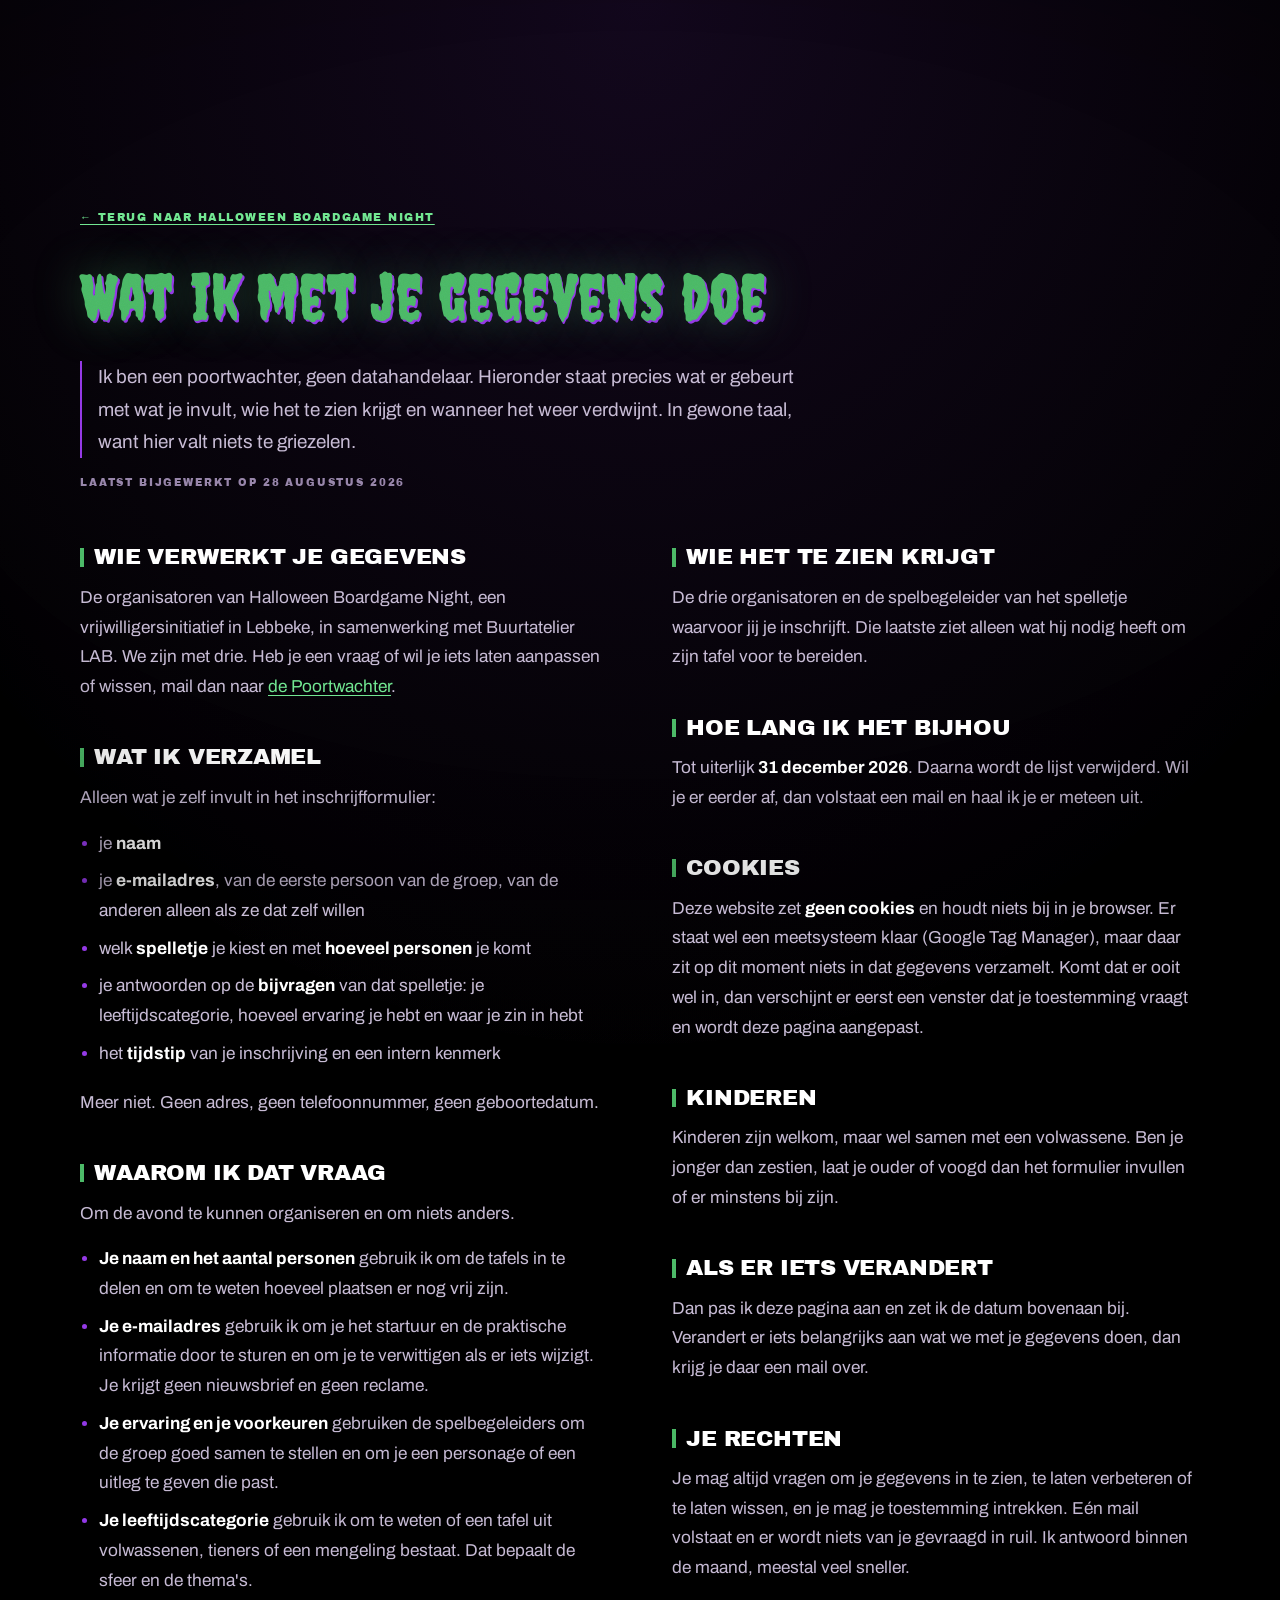
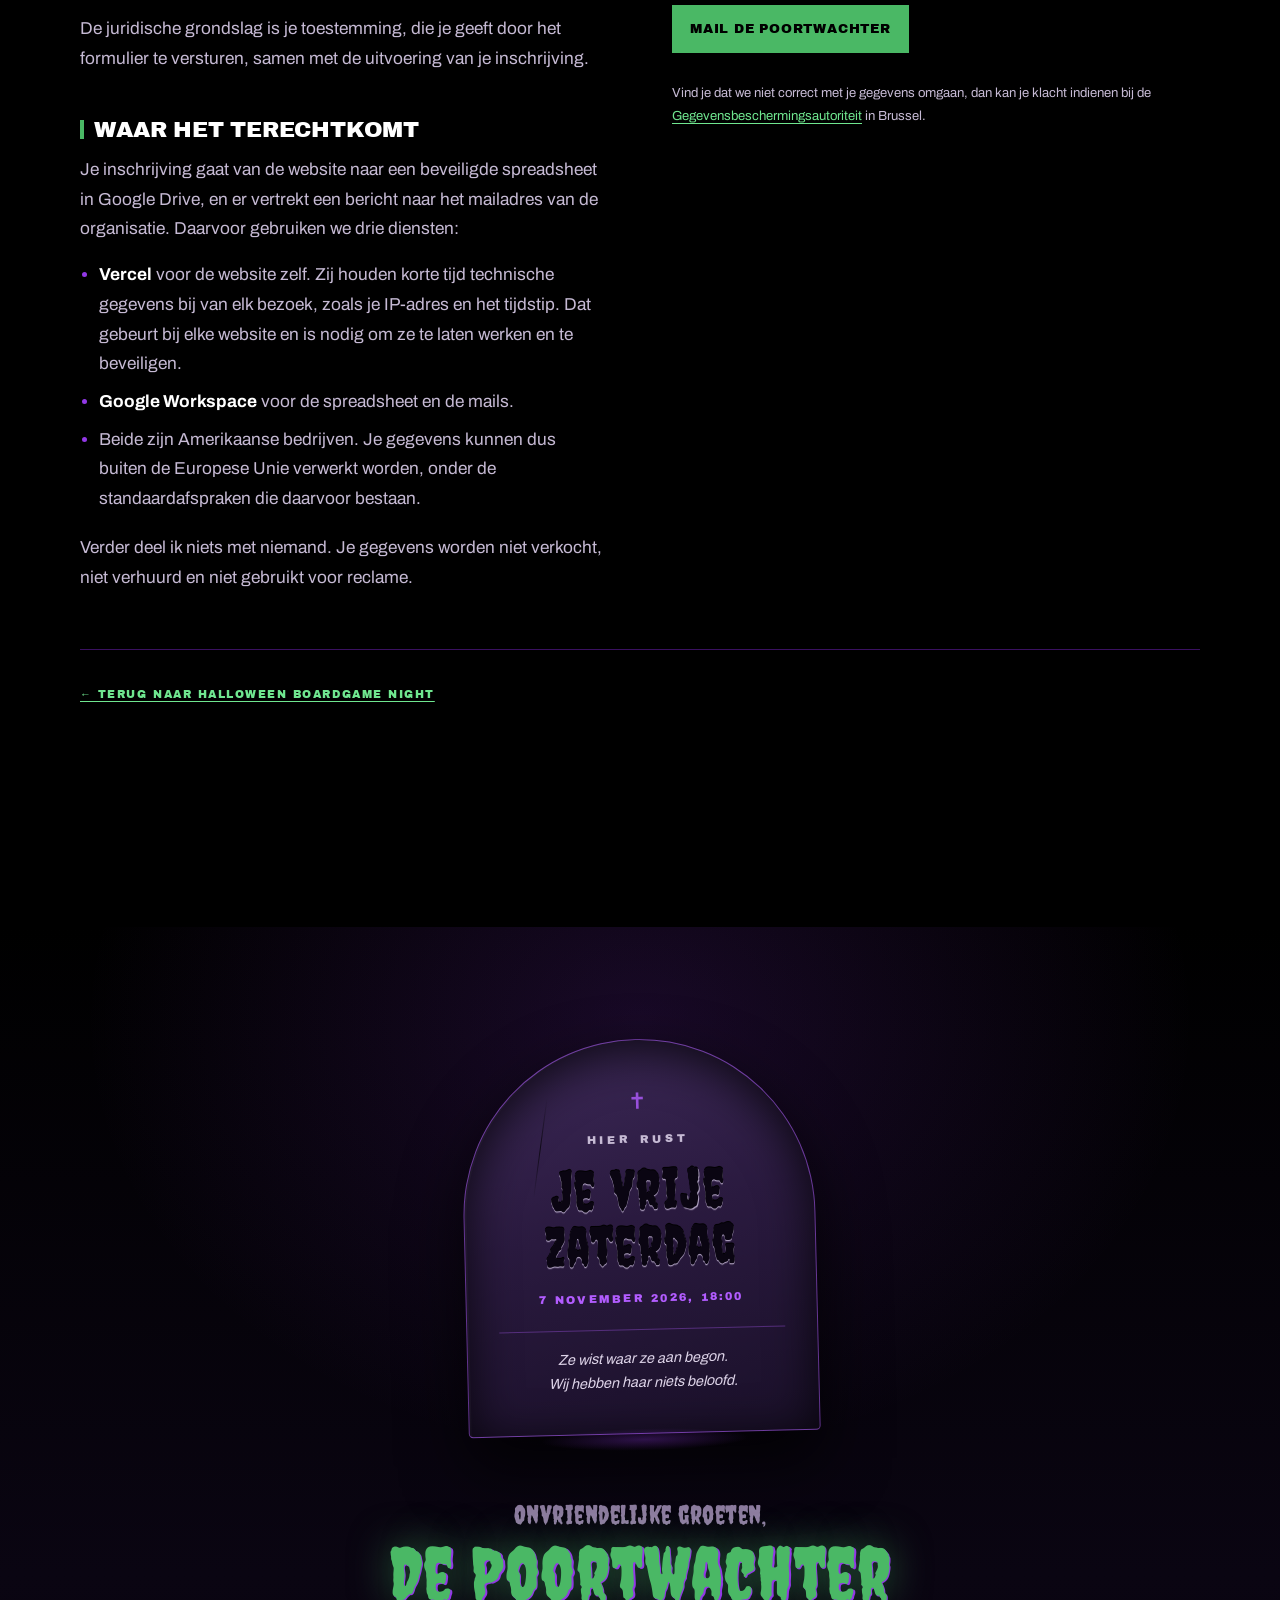
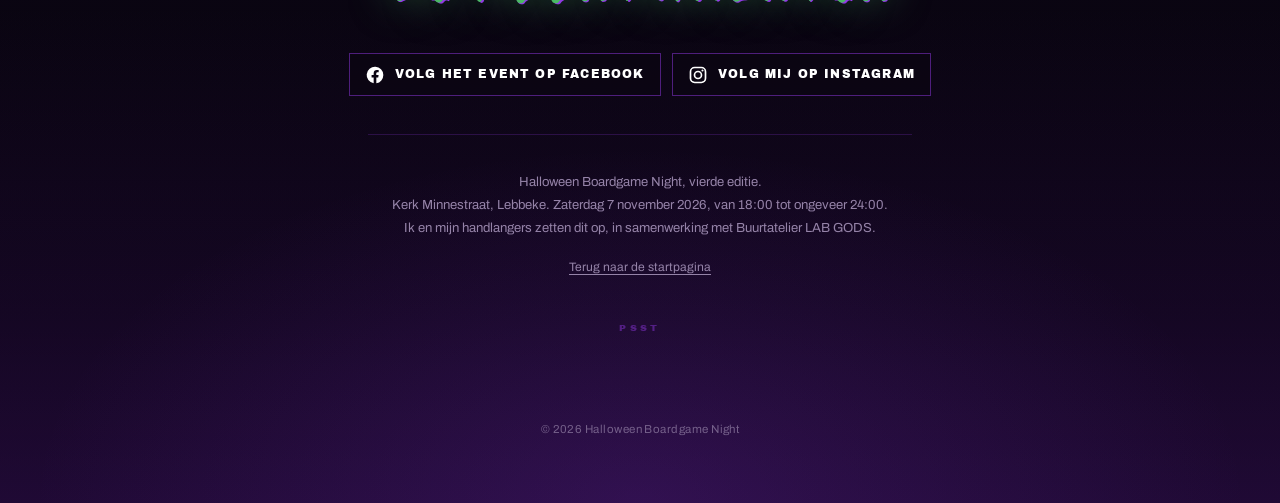
<file: privacy.html>
<!doctype html>
<html lang="nl">
<head>
<meta charset="utf-8">
<meta name="viewport" content="width=device-width,initial-scale=1">
<meta name="color-scheme" content="dark">
<meta name="theme-color" content="#000000">
<link rel="canonical" href="https://hbgn.be/privacy">
<link rel="icon" href="/favicon.svg" type="image/svg+xml">
<link rel="icon" href="/icon-32.png" sizes="32x32" type="image/png">
<link rel="apple-touch-icon" href="/apple-touch-icon.png">
<link rel="manifest" href="/site.webmanifest">
<link rel="preload" as="font" type="font/woff2" href="/fonts/archivo-latin.woff2" crossorigin>
<link rel="preload" as="font" type="font/woff2" href="/fonts/archivoblack-latin.woff2" crossorigin>
<meta name="description" content="Wat er gebeurt met de gegevens die je invult bij je inschrijving voor Halloween Boardgame Night: wat we vragen, waarom, wie het ziet en hoe lang we het bijhouden.">
<meta property="og:type" content="website">
<meta property="og:url" content="https://hbgn.be/privacy">
<meta property="og:site_name" content="Halloween Boardgame Night">
<meta property="og:locale" content="nl_BE">
<meta property="og:title" content="Wat ik met je gegevens doe">
<meta property="og:description" content="Wat er gebeurt met de gegevens die je invult bij je inschrijving.">
<meta property="og:image" content="https://hbgn.be/og.jpg">
<meta property="og:image:width" content="1200">
<meta property="og:image:height" content="630">
<meta name="twitter:card" content="summary_large_image">
<!-- Google Tag Manager, geladen zodra de pagina rustig is -->
<script>(function(w,d,s,l,i){w[l]=w[l]||[];w[l].push({'gtm.start':
new Date().getTime(),event:'gtm.js'});
function laad(){if(w.__gtm)return;w.__gtm=1;
var f=d.getElementsByTagName(s)[0],j=d.createElement(s),dl=l!='dataLayer'?'&l='+l:'';
j.async=true;j.src='https://www.googletagmanager.com/gtm.js?id='+i+dl;
f.parentNode.insertBefore(j,f);}
if(d.readyState==='complete')setTimeout(laad,1);
else w.addEventListener('load',function(){
  (w.requestIdleCallback||function(c){setTimeout(c,900)})(laad,{timeout:2500});});
['pointerdown','keydown','touchstart'].forEach(function(e){
  w.addEventListener(e,laad,{once:true,passive:true});});
})(window,document,'script','dataLayer','GTM-W396B9PH');</script>
<!-- End Google Tag Manager -->
<title>Wat ik met je gegevens doe | Halloween Boardgame Night</title>

<style>
@font-face{font-family:'Archivo';font-style:normal;font-weight:400 700;font-display:swap;src:url(/fonts/archivo-latin-ext.woff2) format('woff2');unicode-range:U+0100-02BA, U+02BD-02C5, U+02C7-02CC, U+02CE-02D7, U+02DD-02FF, U+0304, U+0308, U+0329, U+1D00-1DBF, U+1E00-1E9F, U+1EF2-1EFF, U+2020, U+20A0-20AB, U+20AD-20C0, U+2113, U+2C60-2C7F, U+A720-A7FF}
@font-face{font-family:'Archivo';font-style:normal;font-weight:400 700;font-display:swap;src:url(/fonts/archivo-latin.woff2) format('woff2');unicode-range:U+0000-00FF, U+0131, U+0152-0153, U+02BB-02BC, U+02C6, U+02DA, U+02DC, U+0304, U+0308, U+0329, U+2000-206F, U+20AC, U+2122, U+2191, U+2193, U+2212, U+2215, U+FEFF, U+FFFD}
@font-face{font-family:'Archivo Black';font-style:normal;font-weight:400;font-display:swap;src:url(/fonts/archivoblack-latin-ext.woff2) format('woff2');unicode-range:U+0100-02BA, U+02BD-02C5, U+02C7-02CC, U+02CE-02D7, U+02DD-02FF, U+0304, U+0308, U+0329, U+1D00-1DBF, U+1E00-1E9F, U+1EF2-1EFF, U+2020, U+20A0-20AB, U+20AD-20C0, U+2113, U+2C60-2C7F, U+A720-A7FF}
@font-face{font-family:'Archivo Black';font-style:normal;font-weight:400;font-display:swap;src:url(/fonts/archivoblack-latin.woff2) format('woff2');unicode-range:U+0000-00FF, U+0131, U+0152-0153, U+02BB-02BC, U+02C6, U+02DA, U+02DC, U+0304, U+0308, U+0329, U+2000-206F, U+20AC, U+2122, U+2191, U+2193, U+2212, U+2215, U+FEFF, U+FFFD}
@font-face{font-family:'Creepster';font-style:normal;font-weight:400;font-display:swap;src:url(/fonts/creepster-latin.woff2) format('woff2');unicode-range:U+0000-00FF, U+0131, U+0152-0153, U+02BB-02BC, U+02C6, U+02DA, U+02DC, U+0304, U+0308, U+0329, U+2000-206F, U+20AC, U+2122, U+2191, U+2193, U+2212, U+2215, U+FEFF, U+FFFD}
:root{--img-lig:url("/assets/lig-1600.webp");--img-maan:url("/assets/maan-1400.webp");--img-mist:url("/assets/mist-1400.webp");--img-botten:url("/assets/botten-1400.webp");}
@media (max-width:760px){:root{--img-lig:url("/assets/lig-900.webp");--img-maan:url("/assets/maan-700.webp");--img-mist:url("/assets/mist-700.webp");--img-botten:url("/assets/botten-700.webp");}}
@media (min-width:1700px){:root{--img-lig:url("/assets/lig-2000.webp");--img-maan:url("/assets/maan-1400.webp");--img-mist:url("/assets/mist-1400.webp");--img-botten:url("/assets/botten-1400.webp");}}


/* ================================================================
   STAP 2: de hero. De liggende illustratie over de volle breedte,
   het echte woordmerk, 7/11 en GRATIS INKOM als vector.
   De rest van de pagina blijft zoals in stap 1.
   ================================================================ */
:root{
  --zwart:#000000;
  --paneel:#0B0512;
  --paars:#9238E6; --paars-op:#B25CFF; --paars-diep:#3A1160;
  --groen:#4AB865; --groen-op:#6FE68F;
  --wit:#FFFFFF; --zacht:#C6BAD4; --grijs:#9583A8;

  --t--1:.82rem;
  --t-0:clamp(1rem,.96rem + .2vw,1.08rem);
  --t-1:clamp(1.1rem,1.02rem + .4vw,1.25rem);
  --t-2:clamp(1.45rem,1.2rem + 1.2vw,2rem);

  --ruimte:clamp(2.5rem,6vw,4rem);
  --kolom:40rem;
  --marge:clamp(1.25rem,4vw,2rem);
}
*,*::before,*::after{box-sizing:border-box}
html{scroll-behavior:smooth;overflow-x:clip}
body{margin:0;background:var(--zwart);color:var(--zacht);
  font-family:Archivo,"Helvetica Neue",Arial,sans-serif;font-size:var(--t-0);line-height:1.65;
  -webkit-font-smoothing:antialiased;overflow-x:hidden}
img,svg{display:block;max-width:100%}
.blad{max-width:var(--kolom);margin-inline:auto;padding:0 var(--marge) 5rem}
.defs{position:absolute;width:0;height:0;overflow:hidden}

/* ================= HERO ================= */
.hero{position:relative;isolation:isolate;overflow:hidden;
  min-height:min(94svh,56rem);display:grid;align-items:center;
  padding:clamp(2rem,5vh,4rem) 0;
  border-bottom:1px solid var(--paars-diep)}

/* de illustratie, met een sluier die net onder de typografie het donkerst is */
.hero-beeld{position:absolute;inset:0;z-index:-2;
  background-image:var(--img-lig);background-size:cover;background-position:50% 44%}
.hero-beeld::after{content:"";position:absolute;inset:0;
  background:
    radial-gradient(78% 62% at 50% 46%,rgba(0,0,0,.74),rgba(0,0,0,.28) 62%,transparent 78%),
    linear-gradient(180deg,rgba(0,0,0,.6) 0%,rgba(0,0,0,.1) 26%,rgba(0,0,0,.55) 74%,var(--zwart) 100%)}
@media (max-width:700px){ .hero-beeld{background-position:14% 45%} }

/* dun kader, zoals de rand van een affiche */
.hero::before{content:"";position:absolute;inset:clamp(.7rem,1.8vw,1.5rem);z-index:1;
  border:1px solid rgba(146,56,230,.42);pointer-events:none}

.hero-in{position:relative;z-index:2;width:100%;max-width:66rem;margin-inline:auto;
  padding-inline:clamp(1.6rem,5vw,3.5rem);
  display:grid;grid-template-columns:1fr 1fr;gap:clamp(1.6rem,4vw,2.6rem) 1rem;
  align-items:center;justify-items:center}

/* de twee bijschriften bovenaan, links en rechts uitgelijnd */
.meta{grid-row:1;margin:0;align-self:start;justify-self:stretch;
  font-family:"Archivo Black",Arial,sans-serif;font-size:clamp(.6rem,1.5vw,.74rem);
  letter-spacing:.2em;text-transform:uppercase;line-height:1.9;color:var(--wit);
  text-shadow:0 .1em .7em rgba(0,0,0,.95)}
.meta span{display:block;color:var(--zacht);font-family:Archivo,Arial,sans-serif;
  font-weight:600;letter-spacing:.14em}
.meta-links{text-align:left}
.meta-rechts{text-align:right}

/* het woordmerk met de twee plakkers eroverheen */
.merk-vlak{grid-row:2;grid-column:1 / -1;position:relative;
  width:min(100%,62svh);padding-bottom:clamp(1.4rem,5vw,3rem)}
.woordmerk{margin:0;
  filter:drop-shadow(0 .09em 0 rgba(0,0,0,.95)) drop-shadow(0 .3em 1.6rem rgba(0,0,0,.75))}
.woordmerk svg{width:100%;height:auto}

.plakker{position:absolute;z-index:2;
  filter:drop-shadow(.16em .16em 0 rgba(0,0,0,.9)) drop-shadow(0 .2em .9rem rgba(0,0,0,.6))}
.plakker svg{width:100%;height:auto}
.plakker-datum{left:-2%;bottom:-1%;width:clamp(5rem,17%,9rem);transform:rotate(-5deg)}
.plakker-gratis{right:-2%;bottom:-2%;width:clamp(7rem,24%,12.5rem);transform:rotate(6deg)}

/* de actie onderaan */
.hero-actie{grid-row:3;grid-column:1 / -1;text-align:center;margin-top:clamp(.4rem,2vw,1.2rem)}
.hero-fijn{margin:1.5rem 0 0;font-size:clamp(.7rem,1.6vw,.8rem);line-height:1.6;
  color:var(--zacht);letter-spacing:.02em;text-shadow:0 .1em .7em rgba(0,0,0,.95)}

@media (max-width:640px){
  .hero-in{grid-template-columns:1fr;gap:clamp(1.2rem,4vw,2rem)}
  .meta{grid-row:auto;justify-self:start;text-align:left}
  .meta-rechts{text-align:left}
  .merk-vlak{grid-row:auto;grid-column:auto;width:100%;padding-bottom:2.2rem}
  .hero-actie{grid-row:auto;grid-column:auto;text-align:left}
  .plakker-datum{left:0;bottom:-2%;width:5rem}
  .plakker-gratis{right:0;bottom:-4%;width:8rem}
  .hero{min-height:min(88svh,52rem)}
}

/* ================= knoppen ================= */
.knop,button{font:inherit;cursor:pointer;transition:background .14s ease,box-shadow .14s ease,transform .14s ease;font-family:"Archivo Black",Arial,sans-serif;
  font-size:var(--t--1);letter-spacing:.06em;text-transform:uppercase;text-decoration:none;
  display:inline-block;padding:.9em 1.3em;border:1px solid var(--paars-diep);
  background:none;color:var(--wit)}
.knop{background:var(--groen);border-color:var(--groen);color:var(--zwart)}
.knop:hover{background:var(--groen-op);border-color:var(--groen-op);color:var(--zwart)}

/* de inschrijfknop is de enige actie in de hero: die mag schreeuwen */
.knop-groot{font-size:clamp(1.45rem,4.6vw,2.4rem);padding:.72em 1.35em;letter-spacing:.01em;
  border:0;transform:rotate(-1.6deg);
  box-shadow:.5rem .5rem 0 var(--paars),0 1.4rem 3rem rgba(0,0,0,.65)}
.knop-groot:hover,.knop-groot:focus-visible{
  box-shadow:.78rem .78rem 0 var(--paars-op),0 1.6rem 3.6rem rgba(0,0,0,.75);
  transform:rotate(-1.6deg) translate(-.18rem,-.18rem)}
.knop-groot:active{box-shadow:.24rem .24rem 0 var(--paars);
  transform:rotate(-1.6deg) translate(.18rem,.18rem)}
@media (max-width:640px){
  .knop-groot{display:block;width:100%;text-align:center;padding:.78em .6em}
}
button:hover{border-color:var(--paars-op);color:var(--paars-op)}
button[type="submit"]{background:var(--groen);border-color:var(--groen);color:var(--zwart)}
button[type="submit"]:hover{background:var(--groen-op);border-color:var(--groen-op);color:var(--zwart)}
button.info,button[data-info]{padding:0;width:1.6em;height:1.6em;line-height:1;
  border-radius:50%;font-size:var(--t--1);flex:none;align-self:center}
:focus-visible{outline:2px solid var(--groen-op);outline-offset:2px}

/* ================= typografie ================= */
h1{margin:0}
h2{margin:0 0 .9rem;font-family:"Archivo Black",Arial,sans-serif;font-weight:400;
  font-size:var(--t-2);line-height:1.1;color:var(--groen);text-transform:uppercase;text-wrap:balance}
p{margin:0 0 1rem}
strong{color:var(--wit);font-weight:700}
a{color:var(--paars-op);text-underline-offset:3px}
a:hover{color:var(--groen-op)}

dl{margin:0}
dt{margin-top:1.1rem;font-family:"Archivo Black",Arial,sans-serif;font-size:var(--t--1);
  letter-spacing:.09em;text-transform:uppercase;color:var(--groen)}
dt:first-child{margin-top:0}
dd{margin:.2rem 0 0}
hr{border:0;border-top:1px solid var(--paars-diep);margin:var(--ruimte) 0}

/* ================= formulier ================= */
fieldset{margin:0 0 1.3rem;border:1px solid var(--paars-diep);padding:1rem 1.1rem}
legend{padding:0 .4rem;font-family:"Archivo Black",Arial,sans-serif;font-size:var(--t--1);
  letter-spacing:.09em;text-transform:uppercase;color:var(--groen)}
label{display:block;margin:.9rem 0 .3rem;font-family:"Archivo Black",Arial,sans-serif;
  font-size:var(--t--1);letter-spacing:.07em;text-transform:uppercase;color:var(--groen)}
input,select,textarea{font:inherit;width:100%;padding:.6em .7em;
  color:var(--wit);background:var(--paneel);border:1px solid var(--paars-diep)}
input:focus,select:focus,textarea:focus{outline:none;border-color:var(--paars-op)}
select option{background:var(--paneel);color:var(--wit)}
.keuze{margin:.15rem 0;display:flex;align-items:baseline;gap:.55rem}
.keuze input{width:auto;flex:none}
.keuze label{display:inline;margin:0;font-family:Archivo,Arial,sans-serif;font-size:var(--t-0);
  letter-spacing:0;text-transform:none;color:var(--wit)}
.voortgang{color:var(--grijs);font-size:var(--t--1);line-height:1.55}

dialog{max-width:32rem;width:calc(100% - 2rem);background:var(--paneel);color:var(--zacht);
  border:1px solid var(--paars);padding:1.5rem}
dialog::backdrop{background:rgba(0,0,0,.8)}
dialog h2{color:var(--wit)}

.partners ul{list-style:none;padding:0;margin:1.2rem 0;
  display:grid;grid-template-columns:repeat(auto-fit,minmax(7rem,1fr));gap:.6rem}
.partners li{border:1px solid var(--paars-diep);color:var(--grijs);font-size:var(--t--1);
  display:grid;place-items:center;aspect-ratio:3/2}

footer p{font-size:var(--t--1);color:var(--grijs)}
footer p:first-child{font-family:"Archivo Black",Arial,sans-serif;font-size:var(--t-1);
  color:var(--groen);text-transform:uppercase;line-height:1.2}

.let-op{border:1px dashed var(--paars-diep);padding:.7rem .9rem;
  margin:var(--marge) auto;max-width:var(--kolom);font-size:var(--t--1);color:var(--grijs)}

/* de bedanktpagina heeft geen hero: geef ze wat lucht bovenaan */
.blad-alleen{padding-top:var(--ruimte)}
.blad-alleen h1{font-family:"Archivo Black",Arial,sans-serif;font-weight:400;
  font-size:clamp(2rem,1.5rem + 2.4vw,3.2rem);line-height:1.02;color:var(--wit);
  text-transform:uppercase;margin:0 0 .6rem}


/* ================================================================
   DE BLOKKEN: regelkaarten, keuzekaarten, velden, chips, ticket.
   ================================================================ */

/* ---- Mijn regels als opgeplakte briefjes ---- */
.regelmuur{display:grid;gap:clamp(.9rem,2vw,1.4rem);
  grid-template-columns:repeat(auto-fit,minmax(min(100%,17rem),1fr))}
@media (min-width:64rem){
  .regelmuur{grid-template-columns:repeat(6,1fr)}
  .regelkaart:nth-child(1){grid-column:span 2}
  .regelkaart:nth-child(2){grid-column:span 4}
  .regelkaart:nth-child(3){grid-column:span 2}
  .regelkaart:nth-child(4){grid-column:span 2}
  .regelkaart:nth-child(5){grid-column:span 2}
}
.regelkaart{position:relative;padding:clamp(1.3rem,2.4vw,1.9rem);
  border:1px solid var(--paars-diep);background:rgba(11,5,18,.82);
  transition:transform .25s cubic-bezier(.2,1.1,.35,1),border-color .25s ease,background .25s ease}
.regelkaart::before{content:"";position:absolute;top:-.55rem;left:1.5rem;width:3.6rem;height:1.1rem;
  background:rgba(255,255,255,.08);border:1px solid rgba(255,255,255,.13);transform:rotate(-4deg);
  transition:background .25s ease,border-color .25s ease}
.regelkaart:hover{transform:translateY(-.45rem) rotate(-.5deg);border-color:var(--groen);
  background:rgba(74,184,101,.08)}
.regelkaart:hover::before{background:rgba(74,184,101,.38);border-color:var(--groen-op)}
.regelkaart h3{margin:0 0 .7rem;font-family:"Archivo Black",Arial,sans-serif;font-size:.78rem;
  letter-spacing:.16em;text-transform:uppercase;color:var(--groen)}
.regelkaart p{margin:0;color:var(--zacht);line-height:1.68}
.regelkaart strong{color:var(--wit)}

/* ---- algemene formulierdelen ---- */
.veldkop{margin:0 0 .8rem;font-family:"Archivo Black",Arial,sans-serif;font-size:.74rem;
  letter-spacing:.16em;text-transform:uppercase;color:var(--groen)}
.fijn{margin:.6rem 0 0;font-size:.82rem;line-height:1.6;color:var(--grijs)}
.fijn-boven{margin:-.3rem 0 .8rem}
.fijn b{color:var(--zacht)}
fieldset.naakt{border:0;padding:0;margin:0 0 2rem}
.vzw{position:absolute;width:1px;height:1px;overflow:hidden;clip-path:inset(50%)}

/* ---- keuzekaarten met een figuur uit de tekening ---- */
.spellijst{display:grid;gap:.8rem}
@media (min-width:44rem){ .spellijst{grid-template-columns:1fr 1fr} }
.spelkeuze{position:relative}
.spelkaart{display:block;margin:0;cursor:pointer;position:relative;overflow:hidden;
  min-height:10rem;
  font-family:Archivo,Arial,sans-serif;text-transform:none;letter-spacing:0;color:var(--zacht);
  border:1px solid var(--paars-diep);background:rgba(11,5,18,.78);
  transition:border-color .22s ease,background .22s ease,transform .22s cubic-bezier(.2,1.1,.35,1)}
.spelkaart:hover{border-color:var(--paars);background:rgba(146,56,230,.14);
  transform:translateY(-.3rem)}
.spelkeuze.aan .spelkaart{border-color:var(--groen);background:rgba(74,184,101,.1);
  box-shadow:.3rem .3rem 0 rgba(74,184,101,.24)}
.spelkaart input{position:absolute;width:1px;height:1px;overflow:hidden;clip-path:inset(50%)}
.spelfiguur{position:absolute;right:-1rem;top:50%;translate:0 -50%;width:6.5rem;
  color:var(--paars);opacity:.11;pointer-events:none;
  transition:opacity .3s ease,color .3s ease,transform .4s cubic-bezier(.2,1.1,.35,1)}
.spelfiguur svg{width:100%;height:auto;fill:currentColor;display:block}
.spelkaart:hover .spelfiguur{opacity:.2;transform:rotate(-6deg) scale(1.05)}
.spelkeuze.aan .spelfiguur{color:var(--groen);opacity:.26}
.spelnaam{display:block;position:relative;z-index:1;
  font-family:"Archivo Black",Arial,sans-serif;font-size:1.15rem;line-height:1.15;
  color:var(--wit);text-transform:uppercase;margin-bottom:.55rem}
.spelkeuze.aan .spelnaam{color:var(--groen-op)}
/* de prijs is na de naam het belangrijkste op de kaart, dus die mag gelezen worden */
.spelprijs{display:inline-block;position:relative;z-index:1;
  font-family:"Archivo Black",Arial,sans-serif;
  font-size:clamp(.92rem,2.6vw,1.05rem);letter-spacing:.02em;line-height:1;
  text-transform:uppercase;padding:.34em .6em;
  background:var(--paars-op);color:var(--zwart);
  transform:rotate(-1.5deg);box-shadow:.16rem .16rem 0 rgba(0,0,0,.55)}
.spelprijs.gratis{background:var(--groen);color:var(--zwart);
  font-size:clamp(.7rem,2vw,.8rem);letter-spacing:.12em;padding:.45em .7em}
.spelkeuze.aan .spelprijs{background:var(--groen-op)}
.spelkeuze.aan .spelprijs.gratis{background:var(--groen-op)}
.spelduur{display:block;position:relative;z-index:1;margin-top:.65rem;
  font-size:.8rem;color:var(--grijs);line-height:1.5;max-width:15rem}
.spelkaart input:focus-visible ~ .spelnaam{outline:2px solid var(--groen-op);outline-offset:4px}

/* ---- gekozen spel bovenaan stap 2 ---- */
.gekozen{margin:0 0 .4rem;display:flex;align-items:center;gap:.8rem;flex-wrap:wrap;
  color:var(--zacht)}
.gekozen strong{color:var(--wit)}
.teller{margin:0 0 1.8rem;font-family:"Archivo Black",Arial,sans-serif;font-size:.7rem;
  letter-spacing:.16em;text-transform:uppercase;color:var(--grijs);font-variant-numeric:tabular-nums}

/* ---- velden ---- */
.veld{display:grid;gap:.45rem;margin:0 0 1.8rem}
.veld label{margin:0;display:flex;align-items:baseline;gap:.5rem;flex-wrap:wrap;
  font-family:"Archivo Black",Arial,sans-serif;font-size:.74rem;letter-spacing:.16em;
  text-transform:uppercase;color:var(--groen)}
.veld label em{font-style:normal;font-family:Archivo,Arial,sans-serif;font-weight:600;
  font-size:.66rem;letter-spacing:.08em;padding:.15em .45em}
.vereist{background:var(--paars);color:var(--wit)}
.optioneel{border:1px solid var(--paars-diep);color:var(--grijs)}
input,select,textarea{font:inherit;width:100%;padding:.8em .9em;
  color:var(--wit);background:rgba(11,5,18,.7);
  border:1px solid var(--paars-diep);border-bottom-width:2px;
  transition:border-color .18s ease,background .18s ease}
input:hover,select:hover{border-color:var(--paars)}
input:focus,select:focus,textarea:focus{outline:none;border-color:var(--groen-op);
  background:rgba(74,184,101,.07)}
select option{background:#0B0512;color:var(--wit)}

/* ---- antwoorden als chips ---- */
.chips{display:flex;flex-wrap:wrap;gap:.5rem}
.chip{margin:0;position:relative;font-family:Archivo,Arial,sans-serif;
  text-transform:none;letter-spacing:0;color:var(--zacht)}
.chip input{position:absolute;width:1px;height:1px;overflow:hidden;clip-path:inset(50%)}
.chip span{display:block;cursor:pointer;padding:.6em 1em;
  border:1px solid var(--paars-diep);background:rgba(11,5,18,.7);color:var(--zacht);
  font-size:.9rem;line-height:1.3;
  transition:border-color .16s ease,background .16s ease,color .16s ease,transform .16s ease}
.chip span:hover{border-color:var(--paars);color:var(--wit);transform:translateY(-2px)}
.chip input:checked + span{background:var(--groen);border-color:var(--groen);color:var(--zwart);
  font-weight:700;transform:rotate(-1deg)}
.chip input:focus-visible + span{outline:2px solid var(--groen-op);outline-offset:3px}

/* ---- foutmelding ---- */
.fout{display:none;margin:0 0 1.3rem;padding:.85rem 1.1rem;
  border-left:3px solid var(--paars-op);background:rgba(146,56,230,.18);
  color:var(--wit);font-size:.9rem;line-height:1.5}
.fout.aan{display:block;animation:schud .3s steps(2) 2}
@keyframes schud{0%{transform:translateX(0)}50%{transform:translateX(-5px)}100%{transform:translateX(0)}}

/* ---- acties onderaan een stap ---- */
.acties{display:flex;flex-wrap:wrap;gap:.7rem;align-items:center;margin:0}
.acties button{border:1px solid var(--paars-diep);background:none;color:var(--zacht);
  padding:.9em 1.3em;font-family:"Archivo Black",Arial,sans-serif;font-size:.76rem;
  letter-spacing:.1em;text-transform:uppercase;cursor:pointer;transition:all .16s ease}
.acties button:hover{border-color:var(--paars-op);color:var(--wit)}
.acties button.hoofd{background:var(--groen);border-color:var(--groen);color:var(--zwart);
  padding:1em 1.8em;font-size:.9rem;transform:rotate(-1deg);
  box-shadow:.32rem .32rem 0 var(--paars)}
.acties button.hoofd:hover{background:var(--groen-op);border-color:var(--groen-op);color:var(--zwart);
  box-shadow:.48rem .48rem 0 var(--paars-op);transform:rotate(-1deg) translate(-.1rem,-.1rem)}
.acties button.hoofd:active{box-shadow:.16rem .16rem 0 var(--paars);
  transform:rotate(-1deg) translate(.1rem,.1rem)}

/* ---- het overzicht als ticket ---- */
.ticket{border:1px solid var(--paars);background:rgba(11,5,18,.88);
  padding:1.7rem 1.8rem;margin:0 0 1.8rem;position:relative;overflow:hidden}
.ticket::before,.ticket::after{content:"";position:absolute;width:1.2rem;height:1.2rem;
  background:var(--zwart);border-radius:50%;top:50%;translate:0 -50%;z-index:2}
.ticket::before{left:-.65rem}
.ticket::after{right:-.65rem}
.ticket-fig{position:absolute;right:-2rem;bottom:-2.5rem;width:11rem;color:var(--paars);
  opacity:.1;pointer-events:none}
.ticket-fig svg{width:100%;height:auto;fill:currentColor;display:block}
.ticket > *:not(.ticket-fig){position:relative;z-index:1}
.ticket-kop{margin:0 0 1.2rem;font-family:"Archivo Black",Arial,sans-serif;
  font-size:clamp(1.4rem,3.5vw,2rem);line-height:1.05;text-transform:uppercase;color:var(--groen)}
.ticket-feiten{display:grid;grid-template-columns:auto 1fr;gap:.3rem 1.4rem;margin:0 0 1.4rem;
  padding-bottom:1.4rem;border-bottom:1px dashed var(--paars-diep)}
.ticket-feiten dt{margin:0;font-family:"Archivo Black",Arial,sans-serif;font-size:.66rem;
  letter-spacing:.14em;text-transform:uppercase;color:var(--grijs);line-height:1.9}
.ticket-feiten dd{margin:0;color:var(--wit);font-weight:600}
.ticket-lijst{list-style:none;margin:0;padding:0;display:grid;gap:1.2rem}
.ticket-lijst > li{padding-top:1.2rem;border-top:1px dashed var(--paars-diep)}
.ticket-lijst > li:first-child{padding-top:0;border-top:0}
.ticket-naam{margin:0 0 .6rem;font-family:"Archivo Black",Arial,sans-serif;font-size:1.05rem;
  text-transform:uppercase;color:var(--wit);line-height:1.25}
.ticket-naam span{display:block;font-family:Archivo,Arial,sans-serif;font-weight:400;
  font-size:.82rem;text-transform:none;color:var(--grijs)}
.ticket-antw{display:grid;grid-template-columns:auto 1fr;gap:.2rem 1rem;margin:0;font-size:.85rem}
.ticket-antw dt{margin:0;color:var(--grijs);line-height:1.7}
.ticket-antw dd{margin:0;color:var(--zacht);text-align:right}

/* ---- chips met een regeltje uitleg eronder ---- */
.chips-groot{display:grid;grid-template-columns:1fr;gap:.6rem}
@media (min-width:34rem){ .chips-groot{grid-template-columns:1fr 1fr} }
.chips-groot .chip span{padding:.85em 1em;height:100%}
.chips-groot .chip span{font-family:"Archivo Black",Arial,sans-serif;font-size:.86rem;
  letter-spacing:.02em;color:var(--wit);text-transform:uppercase;line-height:1.2}
.chips-groot .chip em{display:block;margin-top:.4rem;font-style:normal;
  font-family:Archivo,Arial,sans-serif;font-weight:400;font-size:.8rem;letter-spacing:0;
  text-transform:none;line-height:1.45;color:var(--grijs)}
.chips-groot .chip span:hover{transform:none;border-color:var(--paars)}
.chips-groot .chip span:hover em{color:var(--zacht)}
.chips-groot .chip input:checked + span{transform:none;color:var(--zwart)}
.chips-groot .chip input:checked + span em{color:rgba(0,0,0,.72)}

/* ---- een spel dat volzet is: zichtbaar, maar niet te kiezen ---- */
.spelkeuze.volzet .spelkaart{cursor:not-allowed;border-style:dashed;background:rgba(11,5,18,.5)}
.spelkeuze.volzet .spelkaart:hover{transform:none;border-color:var(--paars-diep);background:rgba(11,5,18,.5)}
.spelkeuze.volzet .spelnaam,.spelkeuze.volzet .spelduur{opacity:.55}
.spelkeuze.volzet .spelnaam{text-decoration:line-through;text-decoration-color:rgba(220,40,70,.75);text-decoration-thickness:2px}
.spelkeuze.volzet .spelfiguur{opacity:.06}
.spelprijs.volzet-stempel{background:transparent;color:#ff4d6d;border:2px solid #ff4d6d;box-shadow:none;
  font-size:clamp(.8rem,2.2vw,.92rem);letter-spacing:.14em;transform:rotate(-4deg)}
.volzet-melding{margin:0 0 1.2rem;padding:.9rem 1.1rem;border:1px solid rgba(255,77,109,.55);
  background:rgba(255,77,109,.08);color:var(--zacht);line-height:1.6}
.volzet-melding strong{color:#ff8fa3}
dialog .volzet-melding{margin:0 0 1rem}

/* ================================================================
   SFEER EN SCROLLBELEVING
   De pagina is één donkere nacht. Elke band heeft een eigen foto
   die trager beweegt dan de tekst en vloeit met een lange verloop
   in de volgende. Geen harde scheidingen, geen losse tekeningen.
   ================================================================ */
:root{ --breed:76rem; --lees:46rem; }
::selection{background:var(--groen);color:var(--zwart)}

html{scroll-behavior:smooth}
main{position:relative;z-index:1}
.blad{max-width:none;margin:0;padding:0}
.wrap{max-width:var(--breed);margin-inline:auto;
  padding-inline:clamp(1.2rem,4vw,3rem);position:relative;z-index:2}

/* ---- de band: het bouwblok van de hele pagina ---- */
.band{position:relative;isolation:isolate;overflow:clip;
  padding-block:clamp(4.5rem,12vw,9rem)}
.band-foto{position:absolute;inset:-14% 0;z-index:-2;
  background-size:cover;background-position:50% 50%;
  transform:translate3d(0,var(--y,0px),0);will-change:transform}
.band-foto::after{content:"";position:absolute;inset:0;background:rgba(0,0,0,.4)}
/* de sluier ligt stil terwijl de foto beweegt, zo lopen de banden in elkaar over */
.band-sluier{position:absolute;inset:0;z-index:-1;pointer-events:none;
  background:linear-gradient(180deg,
    var(--zwart) 0%,rgba(0,0,0,.92) 9%,rgba(0,0,0,.5) 34%,
    rgba(0,0,0,.58) 62%,rgba(0,0,0,.95) 91%,var(--zwart) 100%)}
.band-maan .band-foto{background-image:var(--img-maan);background-position:50% 28%}
.band-mist .band-foto{background-image:var(--img-mist);background-position:50% 42%}
.band-botten .band-foto{background-image:var(--img-botten);background-position:50% 55%}
.band-leeg{background:
  radial-gradient(120% 70% at 50% 0%,rgba(146,56,230,.12),transparent 60%),var(--zwart)}
.band-klok{background:
  radial-gradient(70% 55% at 50% 46%,rgba(74,184,101,.09),transparent 70%),
  radial-gradient(120% 80% at 50% 0%,rgba(146,56,230,.1),transparent 62%),var(--zwart)}
.band-klok .wrap{text-align:center}
.band-klok h2,.band-klok .kopfijn{text-align:left}

/* een trage sliert damp onderaan elke band */
.damp{position:absolute;inset:auto -12% -12% -12%;height:62%;z-index:-1;pointer-events:none;opacity:.6;
  background:
    radial-gradient(58% 100% at 18% 100%,rgba(146,56,230,.2),transparent 72%),
    radial-gradient(48% 92% at 68% 100%,rgba(74,184,101,.1),transparent 72%),
    radial-gradient(40% 80% at 92% 100%,rgba(146,56,230,.14),transparent 72%);
  animation:damp 34s ease-in-out infinite alternate}
@keyframes damp{from{transform:translate3d(-5%,0,0) scaleY(1)}
                to{transform:translate3d(5%,0,0) scaleY(1.12)}}

/* ---- korrel, vignet en bliksem over alles heen ---- */
.korrel{position:fixed;inset:-50%;pointer-events:none;z-index:40;opacity:.11;mix-blend-mode:overlay;
  background-image:url("data:image/svg+xml,%3Csvg xmlns='http://www.w3.org/2000/svg' width='260' height='260'%3E%3Cfilter id='n'%3E%3CfeTurbulence type='fractalNoise' baseFrequency='.85' numOctaves='3'/%3E%3C/filter%3E%3Crect width='260' height='260' filter='url(%23n)'/%3E%3C/svg%3E");
  animation:korrel 5s steps(5) infinite}
@keyframes korrel{0%{transform:translate(0,0)}20%{transform:translate(-3%,2%)}40%{transform:translate(2%,-3%)}
  60%{transform:translate(-2%,-2%)}80%{transform:translate(3%,1%)}100%{transform:translate(0,0)}}
.vignet{position:fixed;inset:0;pointer-events:none;z-index:39;
  background:radial-gradient(120% 90% at 50% 45%,transparent 46%,rgba(0,0,0,.55) 100%)}
.bliksem{position:fixed;inset:0;pointer-events:none;z-index:41;opacity:0;
  background:linear-gradient(180deg,rgba(255,255,255,.55),rgba(178,92,255,.2) 45%,transparent)}
.bliksem.flits{animation:flits .8s linear}
@keyframes flits{0%{opacity:0}4%{opacity:.75}9%{opacity:.03}15%{opacity:.55}22%{opacity:.02}
  31%{opacity:.34}44%{opacity:0}100%{opacity:0}}

/* ---- de voortgangslijn bovenaan ---- */
.voortgang{position:fixed;top:0;left:0;right:0;height:3px;z-index:45;pointer-events:none;
  background:rgba(58,17,96,.5)}
.voortgang i{display:block;height:100%;transform-origin:0 50%;transform:scaleX(var(--sp,0));
  background:linear-gradient(90deg,var(--paars),var(--groen-op))}

/* ---- geluidsknop ---- */
.geluid{position:fixed;right:clamp(.9rem,2vw,1.6rem);bottom:clamp(.9rem,2vw,1.6rem);z-index:46;
  width:2.9rem;height:2.9rem;border-radius:50%;display:grid;place-items:center;
  border:1px solid var(--paars);background:rgba(11,5,18,.82);color:var(--paars-op);
  backdrop-filter:blur(6px);cursor:pointer;padding:0;
  transition:border-color .2s ease,color .2s ease,background .2s ease,transform .2s ease}
.geluid:hover{border-color:var(--groen);color:var(--groen-op);transform:scale(1.08)}
.geluid.aan{border-color:var(--groen);color:var(--zwart);background:var(--groen)}
.geluid svg{width:1.15rem;height:1.15rem;fill:currentColor}

/* ---- opplakken bij het scrollen ---- */
@keyframes plakop{
  0%{opacity:0;transform:translateY(-22px) rotate(var(--kant,-5deg)) scale(1.1)}
  55%{opacity:1;transform:translateY(4px) rotate(calc(var(--kant,-5deg) * -.25)) scale(.985)}
  78%{transform:translateY(-2px) rotate(calc(var(--kant,-5deg) * .12)) scale(1.005)}
  100%{opacity:1;transform:none}
}
@keyframes stijgop{from{opacity:0;transform:translateY(26px)}to{opacity:1;transform:none}}
.op{opacity:0}
.op.in{animation:stijgop .7s cubic-bezier(.16,.84,.3,1) both;animation-delay:calc(var(--i,0) * 85ms)}
.op.plak.in{animation:plakop .62s cubic-bezier(.2,1.25,.35,1) both;
  animation-delay:calc(var(--i,0) * 85ms)}

/* ================= BOE ================= */
.boe-sectie{text-align:center;padding-block:clamp(5rem,15vw,11rem) clamp(3rem,8vw,6rem)}
.boe-woord{margin:0;font-family:Creepster,"Archivo Black",Impact,sans-serif;
  font-size:clamp(4.5rem,21vw,16rem);line-height:.82;color:var(--groen);
  letter-spacing:.02em;text-shadow:.035em .035em 0 var(--paars),0 0 7rem rgba(74,184,101,.4)}
.boe-woord.in{animation:boeknal .75s cubic-bezier(.2,1.7,.35,1) both,
  boebeef .09s steps(2) .75s 5}
@keyframes boeknal{
  0%{opacity:0;transform:scale(.3) rotate(-12deg)}
  58%{opacity:1;transform:scale(1.09) rotate(3deg)}
  100%{opacity:1;transform:scale(1) rotate(-2deg)}
}
@keyframes boebeef{
  0%{transform:scale(1) rotate(-2deg) translate(0,0)}
  50%{transform:scale(1.012) rotate(-1deg) translate(-8px,5px)}
  100%{transform:scale(1) rotate(-2deg) translate(0,0)}
}
.boe-tekst{max-width:var(--lees);margin:clamp(1.8rem,5vw,3rem) auto 0;
  font-size:clamp(1.05rem,1.9vw,1.32rem);line-height:1.66;color:var(--zacht)}
.boe-tekst strong{color:var(--wit)}
.boe-tekst w{display:inline-block;opacity:0;filter:blur(6px);transform:translateY(.5em)}
.boe-tekst.in w{animation:woordop .5s ease-out forwards;
  animation-delay:calc(.15s + var(--w) * 32ms)}
@keyframes woordop{to{opacity:1;filter:blur(0);transform:none}}

/* een pijl die zegt dat er meer is */
.verder-pijl{display:block;margin:clamp(2.5rem,7vw,4.5rem) auto 0;width:1.4rem;height:2.4rem;
  border:1px solid var(--paars);border-radius:1rem;position:relative;opacity:.7}
.verder-pijl::after{content:"";position:absolute;left:50%;top:.45rem;translate:-50% 0;
  width:.22rem;height:.5rem;border-radius:1px;background:var(--groen);
  animation:zak 1.8s ease-in-out infinite}
@keyframes zak{0%{transform:translateY(0);opacity:0}30%{opacity:1}100%{transform:translateY(.85rem);opacity:0}}

/* ================= koppen ================= */
h2{margin:0 0 clamp(1.6rem,3.5vw,2.6rem);font-family:"Archivo Black",Arial,sans-serif;
  font-weight:400;font-size:clamp(1.8rem,5vw,3.2rem);line-height:.98;color:var(--wit);
  text-transform:uppercase;letter-spacing:-.01em;text-wrap:balance;position:relative;
  padding-left:clamp(1rem,2vw,1.6rem);text-shadow:0 .08em 1.4rem rgba(0,0,0,.9)}
h2::before{content:"";position:absolute;left:0;top:.08em;bottom:.08em;width:.28rem;
  background:var(--groen);box-shadow:0 0 1.4rem rgba(74,184,101,.6)}
h2 em{font-style:normal;color:var(--groen)}
.kopfijn{margin:-.8rem 0 clamp(1.8rem,4vw,2.6rem) clamp(1rem,2vw,1.6rem);
  max-width:var(--lees);color:var(--zacht)}

/* ================= de klok ================= */
.klok{position:relative;margin:0;padding:0;list-style:none;
  display:flex;align-items:flex-start;justify-content:center;gap:clamp(.2rem,1.2vw,1.1rem);
  flex-wrap:nowrap}
.klok li{text-align:center;min-width:0}
.klok li.punt{align-self:flex-start;font-family:"Archivo Black",Arial,sans-serif;
  color:var(--groen);opacity:.5;line-height:.92;padding-top:.02em;
  font-size:clamp(2rem,8.5vw,5.6rem);
  text-shadow:0 0 .4em rgba(74,184,101,.6);
  animation:knipper 1s steps(2,jump-none) infinite}
@keyframes knipper{0%,49%{opacity:.55}50%,100%{opacity:.12}}
.cijfer{display:block;font-family:"Archivo Black",Arial,sans-serif;
  font-size:clamp(2.2rem,9.5vw,6.4rem);line-height:.92;color:var(--wit);
  font-variant-numeric:tabular-nums;letter-spacing:-.03em;
  text-shadow:0 0 .05em rgba(255,255,255,.5),0 0 .4em rgba(74,184,101,.55),
              0 0 1.2em rgba(74,184,101,.35),.035em .035em 0 var(--paars);
  animation:tl 7s linear infinite}
/* een stervende buis: onregelmatig knipperen */
@keyframes tl{
  0%,17%,19%,21%,55%,57%,100%{opacity:1}
  18%,20%{opacity:.34}
  56%{opacity:.55}
  82%{opacity:.86}
}
.klok li:nth-child(3) .cijfer{animation-delay:-2.3s}
.klok li:nth-child(5) .cijfer{animation-delay:-4.1s}
.klok li:nth-child(7) .cijfer{animation-delay:-5.6s}
.eenheid{display:block;margin-top:.7rem;font-family:"Archivo Black",Arial,sans-serif;
  font-size:clamp(.5rem,1.3vw,.66rem);letter-spacing:.2em;text-transform:uppercase;
  color:var(--groen);opacity:.8}
.klok li[data-t="s"] .cijfer{color:var(--groen-op);
  text-shadow:0 0 .05em rgba(111,230,143,.6),0 0 .5em rgba(74,184,101,.7),
              0 0 1.4em rgba(74,184,101,.45)}
.klok li.tik .cijfer{animation:tik .55s ease-out}
@keyframes tik{0%{transform:scale(1.07);filter:brightness(1.9)}100%{transform:scale(1);filter:none}}
.klokvoet{margin:clamp(1.6rem,4vw,2.6rem) auto 0;color:var(--zacht);font-size:.95rem;
  max-width:var(--lees);text-align:center}

/* ================= het formulier ================= */
.inschrijfraster{display:grid;gap:clamp(1.6rem,4vw,3.5rem)}
@media (min-width:64rem){
  .inschrijfraster{grid-template-columns:17rem minmax(0,1fr);align-items:start}
  .stapzij{position:sticky;top:clamp(1.5rem,4vh,3rem)}
}
.stapvlak{max-width:var(--lees)}
.stapbalk{list-style:none;display:grid;grid-template-columns:repeat(3,1fr);gap:.6rem;
  margin:0 0 1.6rem;padding:0}
.stapbalk li{display:grid;gap:.5rem;padding-top:.7rem;border-top:4px solid var(--paars-diep);
  font-family:"Archivo Black",Arial,sans-serif;font-size:.68rem;letter-spacing:.13em;
  text-transform:uppercase;color:var(--grijs);
  transition:color .3s ease,border-color .3s ease}
.stapbalk li.af{border-top-color:var(--groen);color:var(--groen)}
.stapbalk li.nu{border-top-color:var(--groen-op);color:var(--wit)}
.stapnr{font-variant-numeric:tabular-nums;opacity:.55}
.stapbalk li.nu .stapnr,.stapbalk li.af .stapnr{opacity:1}
@media (min-width:64rem){
  .stapbalk{grid-template-columns:1fr;gap:0;margin-bottom:1.8rem}
  .stapbalk li{grid-template-columns:1fr;align-items:center;gap:.9rem;
    padding:.9rem 0;border-top:0;position:relative;padding-left:2.9rem}
  .stapbalk li::before{content:"";position:absolute;left:.82rem;top:0;bottom:0;width:1px;
    background:var(--paars-diep)}
  .stapbalk li:first-child::before{top:50%}
  .stapbalk li:last-child::before{bottom:50%}
  .stapbalk li.af::before,.stapbalk li.nu::before{background:var(--groen)}
  .stapbalk .stapnr{position:absolute;left:0;top:50%;translate:0 -50%;
    width:1.65rem;height:1.65rem;display:grid;place-items:center;border-radius:50%;
    border:1px solid var(--paars-diep);background:var(--zwart);font-size:.7rem;opacity:1;
    transition:border-color .3s ease,background .3s ease,color .3s ease}
  .stapbalk li.af .stapnr{border-color:var(--groen);color:var(--groen)}
  .stapbalk li.nu .stapnr{border-color:var(--groen-op);background:var(--groen);color:var(--zwart)}
  .stapnaam{font-size:.74rem}
}
.zij-fijn{margin:0;font-size:.82rem;line-height:1.65;color:var(--grijs);
  border-left:2px solid var(--paars-diep);padding-left:.9rem}
.zij-fijn b{color:var(--zacht);font-weight:600}
@keyframes stapin{from{opacity:0;transform:translateY(14px)}to{opacity:1;transform:none}}
.stapvlak{animation:stapin .4s cubic-bezier(.2,.9,.3,1) both}

/* ---- de infoknop bij een spelletje: rustig, tot je hem nodig hebt ---- */
.spelkaart{padding:1.2rem 1.3rem 3.6rem}
.infoknop{position:absolute;left:1.3rem;bottom:1.1rem;z-index:3;white-space:nowrap;
  display:inline-flex;align-items:center;gap:.45rem;padding:.42em .7em;
  border:1px solid rgba(146,56,230,.42);background:none;color:var(--grijs);
  font-family:"Archivo Black",Arial,sans-serif;font-size:.6rem;letter-spacing:.12em;
  text-transform:uppercase;cursor:pointer;opacity:.72;
  transition:background .18s ease,border-color .18s ease,color .18s ease,
             opacity .18s ease,transform .18s ease}
.infoknop .teken{display:grid;place-items:center;width:1rem;height:1rem;border-radius:50%;
  border:1px solid currentColor;font-size:.58rem;line-height:1;flex:none;
  transition:background .18s ease,color .18s ease,border-color .18s ease}
.spelkeuze:hover .infoknop{opacity:1;color:var(--zacht);border-color:var(--paars)}
.infoknop:hover,.infoknop:focus-visible{opacity:1;background:var(--groen);border-color:var(--groen);
  color:var(--zwart);transform:translateY(-.1rem)}
.infoknop:hover .teken,.infoknop:focus-visible .teken{background:var(--zwart);color:var(--groen-op);
  border-color:var(--zwart)}
.gekozen .infoknop{position:static;opacity:1}

/* ---- het venster ---- */
dialog{max-width:34rem;width:calc(100% - 2rem);background:#0B0512;color:var(--zacht);
  border:1px solid var(--paars);padding:0;box-shadow:0 2rem 5rem rgba(0,0,0,.85);overflow:hidden}
dialog::backdrop{background:rgba(0,0,0,.88);backdrop-filter:blur(3px)}
dialog[open]{animation:vensterop .28s cubic-bezier(.2,1.1,.35,1) both}
@keyframes vensterop{from{opacity:0;transform:translateY(1.2rem) scale(.97)}to{opacity:1;transform:none}}
#infoinhoud{position:relative;padding:1.7rem 1.7rem .6rem}
.venstersluit{position:absolute;right:.6rem;top:.6rem;z-index:4;
  width:2.2rem;height:2.2rem;padding:0;display:grid;place-items:center;border-radius:50%;
  border:1px solid var(--paars-diep);background:rgba(0,0,0,.5);color:var(--zacht);
  font-family:Archivo,Arial,sans-serif;font-size:1.35rem;line-height:1;cursor:pointer;
  transition:border-color .18s ease,color .18s ease,background .18s ease,transform .18s ease}
.venstersluit:hover{border-color:var(--groen);color:var(--groen-op);background:rgba(74,184,101,.12);
  transform:rotate(90deg)}
dialog h2{position:relative;z-index:1;padding-left:0;margin:0 2.4rem .9rem 0;
  font-size:clamp(1.3rem,3.4vw,1.9rem);color:var(--wit);text-shadow:none}
dialog h2::before{display:none}
#infoinhoud p{position:relative;z-index:1}
dialog dl{display:grid;grid-template-columns:auto 1fr;gap:.25rem 1.2rem;margin:1.3rem 0 0;
  padding-top:1.2rem;border-top:1px dashed var(--paars-diep)}
dialog dt{margin:0;font-family:"Archivo Black",Arial,sans-serif;font-size:.66rem;
  letter-spacing:.14em;text-transform:uppercase;color:var(--groen);line-height:1.9}
dialog dd{margin:0;color:var(--wit);text-align:right}
dialog > p{margin:0;padding:1rem 1.7rem 1.7rem;text-align:right}
#infosluit{border:1px solid var(--paars-diep);background:none;color:var(--zacht);
  font-family:"Archivo Black",Arial,sans-serif;font-size:.72rem;letter-spacing:.12em;
  text-transform:uppercase;padding:.75em 1.2em;cursor:pointer}
#infosluit:hover{border-color:var(--groen);color:var(--groen-op)}

/* ================= contact: één groen vlak dat de nacht openbreekt ================= */
.groenvlak{position:relative;background:var(--groen);color:var(--zwart);
  padding:clamp(2rem,5vw,3.6rem) clamp(1.6rem,4vw,3.4rem);
  transform:rotate(-1.1deg);box-shadow:1rem 1rem 0 var(--paars),0 2rem 5rem rgba(0,0,0,.7);
  display:grid;gap:1.6rem;align-items:center;overflow:hidden}
@media (min-width:52rem){ .groenvlak{grid-template-columns:1fr auto} }
.groenvlak::before{content:"";position:absolute;inset:0;pointer-events:none;opacity:.16;
  mix-blend-mode:multiply;
  background-image:url("data:image/svg+xml,%3Csvg xmlns='http://www.w3.org/2000/svg' width='180' height='180'%3E%3Cfilter id='g'%3E%3CfeTurbulence type='fractalNoise' baseFrequency='.9' numOctaves='2'/%3E%3C/filter%3E%3Crect width='180' height='180' filter='url(%23g)'/%3E%3C/svg%3E")}
.groenvlak > *{position:relative;z-index:1}
.groenvlak p.groenvlak-kop{margin:0 0 .9rem;font-family:"Archivo Black",Arial,sans-serif;
  font-size:clamp(1.6rem,4.5vw,2.9rem);line-height:.98;color:var(--zwart);
  text-transform:uppercase;letter-spacing:-.01em;text-wrap:balance}
.groenvlak p{margin:0;color:rgba(0,0,0,.82);line-height:1.6;max-width:36rem;
  font-size:clamp(1rem,1.7vw,1.12rem)}
.groenvlak p strong{color:var(--zwart)}
.knop-zwart{display:inline-block;background:var(--zwart);color:var(--groen-op);
  border:0;padding:1em 1.6em;text-decoration:none;white-space:nowrap;
  font-family:"Archivo Black",Arial,sans-serif;font-size:.92rem;letter-spacing:.06em;
  text-transform:uppercase;box-shadow:.4rem .4rem 0 rgba(0,0,0,.28);
  transition:transform .18s ease,box-shadow .18s ease,color .18s ease}
.knop-zwart:hover{color:var(--wit);transform:translate(-.12rem,-.12rem);
  box-shadow:.6rem .6rem 0 rgba(0,0,0,.34)}
.knop-zwart:active{transform:translate(.12rem,.12rem);box-shadow:.2rem .2rem 0 rgba(0,0,0,.28)}

/* ================= partners ================= */
/* vlakken die samen de volle breedte van de inhoud innemen */
.partnerrij{--gat:clamp(.9rem,2vw,1.6rem);list-style:none;padding:0;margin:0;display:grid;
  gap:var(--gat);
  grid-template-columns:repeat(auto-fit,minmax(min(100%,16rem),1fr))}
/* Waar het kan, een flexrij in plaats van het raster: dan staat een onvolledige
   laatste rij gecentreerd in plaats van links met een gat ernaast. Hoeveel vakken
   naast elkaar passen, hangt af van de breedte van het blok, met dezelfde grenzen
   als het raster hierboven. Browsers zonder container queries houden het raster. */
@supports (container-type:inline-size){
  .partnerblok{container-type:inline-size}
  .partnerrij{display:flex;flex-wrap:wrap;justify-content:center}
  .partnerrij li{flex:0 0 100%}
  @container (min-width:33rem){
    .partnerrij li{flex-basis:calc((100% - var(--gat)) / 2)}
  }
  @container (min-width:50rem){
    .partnerrij li{flex-basis:calc((100% - 2 * var(--gat)) / 3)}
  }
}
.partnerrij li{position:relative;border:1px dashed rgba(146,56,230,.45);
  background:rgba(11,5,18,.6);aspect-ratio:5/2;overflow:hidden;
  display:grid;place-content:center;gap:.6rem;text-align:center;padding:1rem;
  transition:border-color .25s ease,background .25s ease,transform .25s ease}
@media (max-width:640px){
  .partnerrij li{aspect-ratio:16/5}
}
.partnerrij li:hover{border-color:var(--groen);background:rgba(74,184,101,.08);
  transform:translateY(-.3rem) rotate(-1deg)}
.vraagteken{font-family:Creepster,"Archivo Black",Impact,sans-serif;
  font-size:clamp(2.6rem,6vw,3.8rem);line-height:.9;color:var(--paars);
  text-shadow:0 0 1.6rem rgba(146,56,230,.5);
  transition:color .25s ease,text-shadow .25s ease}
.partnerrij li:hover .vraagteken{color:var(--groen);text-shadow:0 0 2rem rgba(74,184,101,.7)}
.partnernaam{font-family:"Archivo Black",Arial,sans-serif;font-size:.6rem;letter-spacing:.16em;
  text-transform:uppercase;color:var(--grijs)}
/* een partner die wel al vastligt: volle rand in plaats van een streepjesrand,
   en het logo vult de hoogte die het vlak overhoudt */
.partnerrij li.partner-echt{border-style:solid;border-color:rgba(146,56,230,.55);padding:0}
/* de link ligt vast in het vlak, anders zou het logo met zijn eigen hoogte
   de rij uit elkaar duwen en klopt max-height:100% nergens op */
.partnerrij li.partner-echt a{position:absolute;inset:.7rem;
  display:flex;align-items:center;justify-content:center;
  gap:clamp(.6rem,1.8vw,1.1rem);text-decoration:none;color:inherit}
.partnerlogo{max-width:52%;max-height:100%;width:auto;height:auto;display:block;
  filter:drop-shadow(0 0 1rem rgba(0,0,0,.55))}
.partner-echt .partnernaam{text-align:left;line-height:1.5}
/* een woordlogo is breed: dat staat boven de naam en mag de breedte gebruiken */
.partner-echt.breed a{flex-direction:column;gap:.55rem}
.partner-echt.breed .partnerlogo{max-width:78%;max-height:calc(100% - 1.6rem)}
.partner-echt.breed .partnernaam{text-align:center}
/* een logo met een eigen witte achtergrond: afgeronde hoeken, geen zwarte gloed */
.partnerlogo.kaart{border-radius:.3rem;filter:none}
.partnerrij li.partner-echt:hover{border-color:var(--groen)}
.partnerrij li.partner-echt:hover .partnernaam{color:var(--groen-op)}

/* de lokroep voor een vierde partner: een smalle strook over de volle breedte,
   onder de vakken die al vol zijn */
.partner-teaser{margin-top:clamp(.9rem,2vw,1.6rem);
  border:1px dashed rgba(146,56,230,.45);background:rgba(11,5,18,.6);
  transition:border-color .25s ease,background .25s ease,transform .25s ease}
.partner-teaser:hover{border-color:var(--groen);background:rgba(74,184,101,.08);
  transform:translateY(-.2rem)}
.partner-teaser:hover .vraagteken{color:var(--groen);text-shadow:0 0 2rem rgba(74,184,101,.7)}
.partner-teaser a{display:flex;align-items:center;justify-content:center;
  gap:clamp(.8rem,2vw,1.4rem);padding:clamp(.9rem,2.2vw,1.3rem) clamp(1rem,3vw,2rem);
  text-decoration:none;color:inherit}
.partner-teaser .vraagteken{font-size:clamp(2.2rem,4.5vw,3rem)}
.teaser-tekst{font-size:.9rem;line-height:1.55;color:var(--grijs);text-align:left}
.teaser-tekst strong{display:block;font-family:"Archivo Black",Arial,sans-serif;
  font-weight:400;color:var(--paars-op);letter-spacing:.02em}
.partner-teaser:hover .teaser-tekst strong{color:var(--groen-op)}

/* ================= de voet: een kerkhofje ================= */
footer{position:relative;overflow:hidden;border-top:0;margin-top:0;
  padding-block:clamp(4rem,10vw,7rem) clamp(2.5rem,6vw,4rem);
  background:
    radial-gradient(70% 60% at 50% 8%,rgba(146,56,230,.16),transparent 62%),
    linear-gradient(180deg,var(--zwart) 0%,#0a0512 55%,#050209 100%)}
/* de grond waarop de steen staat */
.grond{position:absolute;left:-5%;right:-5%;bottom:0;height:42%;pointer-events:none;
  background:
    radial-gradient(60% 100% at 50% 100%,rgba(146,56,230,.16),transparent 72%),
    linear-gradient(180deg,transparent 0%,rgba(58,17,96,.28) 62%,rgba(58,17,96,.5) 100%);
  animation:damp 40s ease-in-out infinite alternate}
.voet{text-align:center;position:relative;z-index:2}

.grafsteen{position:relative;width:min(100%,22rem);margin:0 auto clamp(2.6rem,6vw,4rem);
  padding:clamp(2.4rem,5.5vw,3.2rem) clamp(1.4rem,3vw,2rem) clamp(1.8rem,4vw,2.4rem);
  background:linear-gradient(168deg,#3d2958 0%,#2a1a3f 46%,#1a1029 100%);
  border:1px solid rgba(178,92,255,.45);border-radius:12rem 12rem .3rem .3rem;
  box-shadow:inset 0 .6rem 3rem rgba(0,0,0,.8),inset .12rem 0 0 rgba(255,255,255,.05),
             0 1.8rem 4rem rgba(0,0,0,.75);
  transform:rotate(-1.4deg);
  transition:transform .5s cubic-bezier(.2,1.05,.35,1),box-shadow .5s ease}
.grafsteen:hover{transform:rotate(1.1deg) translateY(-.5rem);
  box-shadow:inset 0 .6rem 3rem rgba(0,0,0,.8),0 2.2rem 5rem rgba(74,184,101,.2)}
/* scheur in de steen */
.grafsteen::before{content:"";position:absolute;left:22%;top:14%;width:1px;height:26%;
  background:linear-gradient(180deg,transparent,rgba(0,0,0,.7),transparent);
  transform:rotate(9deg)}
/* de schaduw op de grond */
.grafsteen::after{content:"";position:absolute;left:50%;bottom:-1.3rem;translate:-50% 0;
  width:78%;height:1.8rem;border-radius:50%;
  background:radial-gradient(closest-side,rgba(146,56,230,.3),transparent 76%)}

.grafkruis{display:block;font-size:1.4rem;line-height:1;color:var(--paars-op);opacity:.8;
  margin-bottom:1rem}
.grafboven{display:block;font-family:"Archivo Black",Arial,sans-serif;font-size:.7rem;
  letter-spacing:.34em;text-transform:uppercase;color:var(--zacht);
  margin-bottom:.9rem}
.grafkop{display:block;font-family:Creepster,"Archivo Black",Impact,sans-serif;
  font-size:clamp(2.4rem,6.6vw,3.4rem);line-height:1.02;letter-spacing:.02em;
  /* gekapt in de steen: donkere letters, met licht dat langs de onderrand valt */
  color:#0a0512;text-shadow:0 1px 0 rgba(232,220,248,.62),0 2px 0 rgba(232,220,248,.16),
    0 -1px 0 rgba(0,0,0,.95)}
.grafjaar{display:block;margin-top:1rem;font-family:"Archivo Black",Arial,sans-serif;
  font-size:.7rem;letter-spacing:.2em;text-transform:uppercase;color:var(--paars-op)}
.grafregel{margin:1.3rem 0 0;padding-top:1.1rem;border-top:1px solid rgba(178,92,255,.35);
  font-size:.9rem;line-height:1.65;color:#ddd3e8;font-style:italic}

.handtekening{margin:0 0 clamp(1.8rem,4vw,2.6rem);
  font-family:Creepster,"Archivo Black",Impact,sans-serif;text-transform:none;
  font-size:clamp(1.2rem,3vw,1.6rem);line-height:1.3;letter-spacing:.02em;color:var(--grijs)}
.handtekening .naam{display:block;margin-top:.2rem;
  font-size:clamp(2.4rem,8vw,4.6rem);color:var(--groen);line-height:1.04;
  text-shadow:.02em .02em 0 var(--paars),0 0 2.5rem rgba(74,184,101,.5);
  animation:naamgloed 5.5s ease-in-out infinite}
@keyframes naamgloed{
  0%,100%{text-shadow:.02em .02em 0 var(--paars),0 0 2.2rem rgba(74,184,101,.42)}
  46%{text-shadow:.02em .02em 0 var(--paars),0 0 4rem rgba(74,184,101,.8)}
  49%{text-shadow:.02em .02em 0 var(--paars),0 0 .6rem rgba(74,184,101,.2)}
  52%{text-shadow:.02em .02em 0 var(--paars),0 0 3.4rem rgba(74,184,101,.7)}
}

/* Facebook en Instagram naast elkaar, op een smal scherm onder elkaar */
.voet-fb{margin:0 0 clamp(1.6rem,4vw,2.4rem);display:flex;flex-wrap:wrap;
  justify-content:center;gap:.7rem}
.voet-fb a{display:inline-flex;align-items:center;gap:.6rem;
  border:1px solid rgba(146,56,230,.5);background:rgba(11,5,18,.6);padding:.85em 1.3em;
  color:var(--wit);text-decoration:none;
  font-family:"Archivo Black",Arial,sans-serif;font-size:.74rem;letter-spacing:.1em;
  text-transform:uppercase;transition:all .2s ease}
.voet-fb a:hover{border-color:var(--groen);background:rgba(74,184,101,.12);color:var(--groen-op)}

.voet-klein{max-width:34rem;margin:0 auto;padding-top:clamp(1.6rem,4vw,2.2rem);
  border-top:1px solid rgba(146,56,230,.22)}
footer p,footer p:first-child{font-family:Archivo,"Helvetica Neue",Arial,sans-serif;
  color:var(--grijs);font-size:.82rem;line-height:1.75;margin:0;text-transform:none;
  letter-spacing:0}
footer .handtekening,footer p.handtekening{font-family:Creepster,"Archivo Black",Impact,sans-serif;
  font-size:clamp(1.2rem,3vw,1.6rem);color:var(--grijs)}
footer a{color:var(--paars-op)}
footer a:hover{color:var(--groen-op)}

/* een gefluister dat je zelf moet vinden */
.fluister{margin:clamp(1.8rem,4vw,2.6rem) 0 0;
  font-family:"Archivo Black",Arial,sans-serif;font-size:.6rem;letter-spacing:.34em;
  text-transform:uppercase;color:rgba(146,56,230,.45);cursor:default;
  transition:color .3s ease}
.fluister:hover{color:var(--paars)}
.fluister span{display:block;margin-top:.7rem;
  font-family:Creepster,"Archivo Black",Impact,sans-serif;
  font-size:1.15rem;letter-spacing:.04em;text-transform:none;color:transparent;
  transition:color .6s ease,text-shadow .6s ease}
.fluister:hover span{color:var(--groen);text-shadow:0 0 1.6rem rgba(74,184,101,.6)}

.let-op{border:1px dashed var(--paars-diep);padding:.8rem 1rem;
  margin:2rem auto;max-width:var(--breed);font-size:.8rem;color:var(--grijs);
  position:relative;z-index:2}

/* ================= bedanktpagina ================= */
.dank{max-width:52rem}
.dank-kop{margin:0 0 1.5rem;font-family:Creepster,"Archivo Black",Impact,sans-serif;
  font-weight:400;font-size:clamp(2.6rem,9vw,5.5rem);line-height:.94;color:var(--groen);
  text-transform:none;letter-spacing:.01em;padding:0;
  text-shadow:.03em .03em 0 var(--paars),0 0 4rem rgba(74,184,101,.4)}
.dank-kop::before{display:none}
.dank h2{font-size:clamp(1.3rem,3.4vw,1.9rem);margin-top:clamp(2rem,5vw,3rem)}
.dank-bevestiging{border:1px solid var(--groen);background:rgba(74,184,101,.09);
  padding:1.4rem 1.6rem;margin:0 0 2rem;box-shadow:.35rem .35rem 0 rgba(74,184,101,.2)}
.dank-bevestiging strong{display:block;font-family:"Archivo Black",Arial,sans-serif;
  font-size:1.15rem;text-transform:uppercase;color:var(--wit);margin-bottom:.4rem}
.dank-stappen{list-style:none;counter-reset:d;margin:0;padding:0;display:grid;gap:1rem}
.dank-stappen li{counter-increment:d;position:relative;padding-left:2.6rem;color:var(--zacht);
  line-height:1.65}
.dank-stappen li::before{content:counter(d);position:absolute;left:0;top:.05em;
  width:1.7rem;height:1.7rem;display:grid;place-items:center;border-radius:50%;
  border:1px solid var(--paars);color:var(--paars-op);
  font-family:"Archivo Black",Arial,sans-serif;font-size:.72rem}
.dank-lach{margin:2rem 0 0;font-family:Creepster,"Archivo Black",Impact,sans-serif;
  font-size:clamp(1.6rem,5vw,2.6rem);color:var(--paars-op);line-height:1.1;letter-spacing:.02em}
.dank-fb{display:inline-flex;align-items:center;gap:.6rem;margin:0 0 1rem;
  border:1px solid var(--paars);background:rgba(146,56,230,.12);padding:.9em 1.3em;
  color:var(--wit);text-decoration:none;
  font-family:"Archivo Black",Arial,sans-serif;font-size:.8rem;letter-spacing:.08em;
  text-transform:uppercase;transition:all .18s ease}
.dank-fb:hover{border-color:var(--groen);background:rgba(74,184,101,.12);color:var(--groen-op)}
.dank-sociaal{display:flex;flex-wrap:wrap;gap:.7rem}
.dank-sociaal .dank-fb{margin:0}
.dank-terug{display:inline-block;margin-top:1.5rem;font-size:.85rem}

/* ---- velden niet breder dan nodig ---- */
.veld input[type="text"],.veld input[type="email"]{max-width:30rem}
.veld-smal select{max-width:16rem}

@media (prefers-reduced-motion:reduce){
  *,*::before,*::after{transition:none!important;animation:none!important}
  .op,.boe-tekst w{opacity:1!important;filter:none!important;transform:none!important}
  .band-foto{transform:none!important}
  html{scroll-behavior:auto}
}
.kop-later{margin-top:clamp(4.5rem,11vw,8rem)}

/* de hero wijkt terug terwijl je hem verlaat */
.hero-beeld{will-change:transform}
.hero-in{will-change:transform,opacity}

/* ---- het licht dat je meedraagt ---- */
.toorts{position:fixed;inset:0;pointer-events:none;z-index:38;mix-blend-mode:screen;opacity:0;
  transition:opacity .6s ease;
  background:radial-gradient(20rem 20rem at var(--mx,50%) var(--my,50%),
    rgba(146,56,230,.16),rgba(74,184,101,.06) 42%,transparent 68%)}
.toorts.aan{opacity:1}

/* ---- vonken die traag opstijgen ---- */
.vonken{position:fixed;inset:0;pointer-events:none;z-index:37;overflow:hidden;opacity:.7}
.vonken i{position:absolute;bottom:-4vh;width:3px;height:3px;border-radius:50%;
  background:var(--groen);box-shadow:0 0 .5rem rgba(74,184,101,.9);
  animation:vonk linear infinite}
.vonken i:nth-child(even){background:var(--paars-op);
  box-shadow:0 0 .5rem rgba(178,92,255,.9);width:2px;height:2px}
@keyframes vonk{
  0%{transform:translate3d(0,0,0);opacity:0}
  12%{opacity:.9}
  70%{opacity:.55}
  100%{transform:translate3d(var(--dx,2vw),-108vh,0);opacity:0}
}

/* ---- de koppen flikkeren aan ---- */
.kop.in{animation:kopaan .9s steps(1) both}
@keyframes kopaan{
  0%{opacity:0}8%{opacity:1}12%{opacity:.1}18%{opacity:1}24%{opacity:.25}
  30%{opacity:1}36%{opacity:.6}42%,100%{opacity:1}
}
.kop::before{animation:staafgloed 3.4s ease-in-out infinite}
@keyframes staafgloed{
  0%,100%{box-shadow:0 0 1.2rem rgba(74,184,101,.5)}
  50%{box-shadow:0 0 2.2rem rgba(74,184,101,.85)}
}

@media (prefers-reduced-motion:reduce){
  .toorts,.vonken{display:none}
  .kop.in{animation:none}
}

/* ---- de hero donkerder, zodat het lampje en de bliksem tellen ---- */
.hero-beeld::after{background:
  radial-gradient(72% 58% at 50% 46%,rgba(0,0,0,.8),rgba(0,0,0,.55) 62%,rgba(0,0,0,.42) 80%),
  linear-gradient(180deg,rgba(0,0,0,.78) 0%,rgba(0,0,0,.5) 26%,rgba(0,0,0,.72) 74%,var(--zwart) 100%)!important}
.hero{background:var(--zwart)}

/* ---- het logo van LAB, klein en centraal ---- */
.lab{position:absolute;top:clamp(1.4rem,3.4vw,2.6rem);left:50%;translate:-50% 0;z-index:4;
  width:clamp(3rem,5.5vw,4.3rem);transition:none;
  filter:drop-shadow(0 .2em .8rem rgba(0,0,0,.9))}
.lab svg{width:100%;height:auto}
@media (max-width:640px){ .lab{width:2.8rem;top:.9rem} }

/* ---- de regelkaarten: meer om naar te kijken ---- */
.regelkaart{padding-top:clamp(1.6rem,3vw,2.2rem)}
.regelnr{position:absolute;right:clamp(1rem,2vw,1.4rem);top:clamp(1rem,2vw,1.3rem);
  font-family:"Archivo Black",Arial,sans-serif;font-size:.78rem;letter-spacing:.14em;
  color:var(--paars);opacity:.5;font-variant-numeric:tabular-nums;
  transition:color .25s ease,opacity .25s ease}
.regelkaart:hover .regelnr{color:var(--groen);opacity:.9}
.regelkaart h3{margin:0 0 .8rem;padding-bottom:.7rem;position:relative;
  font-family:"Archivo Black",Arial,sans-serif;font-size:.72rem;
  letter-spacing:.2em;text-transform:uppercase;color:var(--groen)}
.regelkaart h3::after{content:"";position:absolute;left:0;bottom:0;width:2.2rem;height:1px;
  background:var(--paars);transition:width .35s cubic-bezier(.2,1,.35,1),background .25s ease}
.regelkaart:hover h3::after{width:100%;background:var(--groen)}
.regellead{margin:0 0 .6rem;font-family:"Archivo Black",Arial,sans-serif;font-weight:400;
  font-size:clamp(1.05rem,1.9vw,1.35rem);line-height:1.2;color:var(--wit);
  text-transform:uppercase;letter-spacing:-.005em;text-wrap:balance}
.regeltekst{margin:0;color:var(--zacht);line-height:1.68;font-size:.94rem}
.regelkaart strong{color:var(--groen-op);font-weight:700}
.stempel{display:inline-block;margin-top:1.1rem;padding:.42em .8em;
  border:1px dashed rgba(146,56,230,.6);transform:rotate(-2deg);
  font-family:"Archivo Black",Arial,sans-serif;font-size:.6rem;letter-spacing:.16em;
  text-transform:uppercase;color:var(--paars-op);
  transition:border-color .25s ease,color .25s ease,transform .25s ease}
.regelkaart:hover .stempel{border-color:var(--groen);color:var(--groen-op);transform:rotate(1deg)}

/* ---- het groene vlak: een schim die meekijkt, netjes binnen het kader ---- */
.groenvlak{overflow:hidden}
.groenvlak .schim{position:absolute;right:-2%;bottom:-14%;width:min(15rem,34%);z-index:0;
  color:#000;opacity:.07;pointer-events:none;
  transition:opacity .5s ease,transform .6s cubic-bezier(.2,1,.35,1)}
.groenvlak .schim svg{width:100%;height:auto;fill:currentColor;display:block}
.groenvlak:hover .schim{opacity:.13;transform:translateY(-.5rem) rotate(-2deg)}
.groenvlak p.groenvlak-kop{position:relative}
.groenvlak p.groenvlak-kop::after{content:"";position:absolute;left:0;bottom:-.35rem;
  width:3.4rem;height:3px;background:var(--zwart);opacity:.5}

/* ---- de balk bovenaan, na de affiche ---- */
.topbalk{position:fixed;top:0;left:0;right:0;z-index:43;
  display:flex;align-items:center;justify-content:space-between;gap:1rem;
  padding:.55rem clamp(.8rem,3vw,1.6rem) .55rem clamp(1rem,3vw,2rem);
  background:rgba(6,3,11,.82);backdrop-filter:blur(10px);
  border-bottom:1px solid rgba(146,56,230,.28);
  transform:translateY(-104%);opacity:0;pointer-events:none;
  transition:transform .38s cubic-bezier(.2,.9,.3,1),opacity .3s ease}
.topbalk.aan{transform:translateY(0);opacity:1;pointer-events:auto}
.topbalk-feit{font-family:"Archivo Black",Arial,sans-serif;font-size:.62rem;letter-spacing:.16em;
  text-transform:uppercase;color:var(--grijs);white-space:nowrap;overflow:hidden;
  text-overflow:ellipsis}
.topbalk-knop{flex:none;background:var(--groen);color:var(--zwart);text-decoration:none;
  padding:.72em 1.25em;font-family:"Archivo Black",Arial,sans-serif;font-size:.74rem;
  letter-spacing:.08em;text-transform:uppercase;
  box-shadow:.22rem .22rem 0 var(--paars);
  transition:background .16s ease,box-shadow .16s ease,transform .16s ease}
.topbalk-knop:hover{background:var(--groen-op);color:var(--zwart);
  box-shadow:.34rem .34rem 0 var(--paars-op);transform:translate(-.06rem,-.06rem)}
@media (max-width:34rem){ .topbalk-feit{display:none} .topbalk{justify-content:flex-end} }
.voortgang{top:0}

/* ================================================================
   DE AFFICHE OP EEN TELEFOON
   Het logo krijgt een eigen strook, de plakkers gaan onder het
   woordmerk staan in plaats van eroverheen.
   ================================================================ */
@media (max-width:700px){
  .hero-in{padding-top:clamp(3.2rem,12.5vw,4.6rem);
    padding-inline:clamp(1.3rem,6vw,2.2rem);gap:clamp(1rem,3.5vw,1.6rem)}
  .lab{top:clamp(.9rem,3.5vw,1.5rem);width:clamp(2.8rem,11vw,3.4rem)}
  .meta{font-size:clamp(.6rem,3vw,.72rem);line-height:1.75}
  .merk-vlak{padding-bottom:clamp(4.4rem,17vw,6rem)}
  .plakker-datum{left:0;bottom:0;width:clamp(4.4rem,18vw,6rem);transform:rotate(-4deg)}
  .plakker-gratis{right:0;bottom:0;width:clamp(6.6rem,27vw,9rem);transform:rotate(5deg)}
  .hero-actie{margin-top:clamp(1rem,4vw,1.8rem)}
  .hero-fijn{margin-top:1.1rem}
}


/* ================================================================
   HET WACHTSCHERM
   De zandloper draait terwijl de Poortwachter je naam opschrijft.
   ================================================================ */
.wachten{position:fixed;inset:0;z-index:60;display:grid;place-items:center;
  background:rgba(4,2,8,.92);backdrop-filter:blur(6px);
  opacity:0;visibility:hidden;pointer-events:none;
  transition:opacity .25s ease,visibility .25s}
.wachten.aan{opacity:1;visibility:visible;pointer-events:auto}
.wachten-in{text-align:center;padding:2rem;max-width:22rem}

.wachten-glas{width:clamp(3.4rem,12vw,4.6rem);margin:0 auto;color:var(--groen);
  filter:drop-shadow(0 0 1.6rem rgba(74,184,101,.55));
  animation:keer 2.4s cubic-bezier(.7,0,.3,1) infinite}
.wachten-glas svg{width:100%;height:auto;fill:currentColor;display:block}
@keyframes keer{
  0%,62%{transform:rotate(0deg)}
  78%,100%{transform:rotate(180deg)}
}

.wachten-tekst{margin:clamp(1.4rem,4vw,2rem) 0 0;
  font-family:"Archivo Black",Arial,sans-serif;font-size:clamp(.78rem,2.6vw,.92rem);
  letter-spacing:.16em;text-transform:uppercase;color:var(--wit);line-height:1.6}
.wachten-tekst i{display:inline-block;width:.42em;font-style:normal;
  animation:stip 1.2s steps(1) infinite}
.wachten-tekst i::before{content:"."}
.wachten-tekst i:nth-child(2){animation-delay:.2s}
.wachten-tekst i:nth-child(3){animation-delay:.4s}
@keyframes stip{0%,60%{opacity:0}61%,100%{opacity:1}}

/* een dunne balk die aangeeft dat er iets loopt */
.wachten-in::after{content:"";display:block;width:min(14rem,60vw);height:2px;
  margin:clamp(1.2rem,3vw,1.8rem) auto 0;background:rgba(146,56,230,.3);
  position:relative;overflow:hidden}
.wachten.aan .wachten-in::after{
  background:linear-gradient(90deg,rgba(146,56,230,.25) 0%,var(--groen) 50%,rgba(146,56,230,.25) 100%);
  background-size:220% 100%;animation:schuifbalk 1.4s ease-in-out infinite}
@keyframes schuifbalk{0%{background-position:120% 0}100%{background-position:-20% 0}}

@media (prefers-reduced-motion:reduce){
  .wachten-glas{animation:none}
  .wachten-tekst i{animation:none}
  .wachten.aan .wachten-in::after{animation:none;background:var(--groen)}
}

/* ================================================================
   DE PRIVACYPAGINA
   Rustig leesbaar, wel in dezelfde nacht.
   ================================================================ */
.juridisch{padding-block:clamp(2rem,6vw,4rem)}
/* de kop blijft op leesbreedte, de rest mag de volle breedte gebruiken */
.juridisch-kop{max-width:var(--lees);margin-bottom:clamp(2.4rem,5vw,3.4rem)}
/* twee kolommen die zichzelf uitbalanceren, één kolom op een smal scherm */
.juridisch-blokken{columns:29rem 2;column-gap:clamp(2.4rem,5vw,4.5rem)}
.jblok{break-inside:avoid;margin-bottom:clamp(1.8rem,3.5vw,2.8rem)}
.jblok > :last-child{margin-bottom:0}
.juridisch h1{margin:0 0 clamp(1.4rem,4vw,2rem);
  font-family:Creepster,"Archivo Black",Impact,sans-serif;font-weight:400;
  font-size:clamp(2.2rem,7vw,4rem);line-height:1;color:var(--groen);
  text-transform:none;letter-spacing:.01em;
  text-shadow:.03em .03em 0 var(--paars),0 0 3rem rgba(74,184,101,.4)}
.juridisch h2{margin:clamp(2.2rem,5vw,3rem) 0 .9rem;
  font-size:clamp(1.1rem,2.6vw,1.4rem);padding-left:.9rem;text-shadow:none}
.juridisch .jblok h2{margin-top:0}
.juridisch h2::before{width:.22rem;box-shadow:none}
.juridisch p{margin:0 0 1rem;color:var(--zacht);line-height:1.72}
.juridisch strong{color:var(--wit)}
.juridisch a:not(.knop){color:var(--groen-op);text-decoration:underline;text-underline-offset:3px}
.juridisch a:not(.knop):hover{color:var(--wit)}
.juridisch ul{margin:0 0 1.2rem;padding-left:1.2rem;color:var(--zacht);line-height:1.72}
.juridisch li{margin-bottom:.5rem}
.juridisch li::marker{color:var(--paars)}
.inleiding-groot{font-size:clamp(1.02rem,2vw,1.18rem);color:var(--zacht)!important;
  border-left:2px solid var(--paars);padding-left:1rem}
.datum{font-family:"Archivo Black",Arial,sans-serif;font-size:.64rem;letter-spacing:.18em;
  text-transform:uppercase;color:var(--grijs)!important;margin-bottom:0!important}
/* de knop blijft precies dezelfde als op de startpagina */
.juridisch .knop{margin:.4rem 0 .8rem}
.terug-boven,.terug-onder{font-family:"Archivo Black",Arial,sans-serif;font-size:.68rem;
  letter-spacing:.14em;text-transform:uppercase}
.terug-boven{margin-bottom:clamp(1.6rem,4vw,2.4rem)!important}
.terug-onder{margin-top:clamp(2.4rem,6vw,3.5rem)!important;
  padding-top:clamp(1.6rem,4vw,2.2rem);border-top:1px solid var(--paars-diep)}

/* het kleine linkje onderaan de startpagina */
.voet-recht{margin-top:1.1rem!important;font-size:.76rem}
.voet-recht a{color:var(--grijs);text-decoration:underline;text-underline-offset:3px}
.voet-recht a:hover{color:var(--groen-op)}

/* het jaartal, helemaal onderaan */
.voet-copy{margin-top:clamp(1.8rem,4vw,2.4rem)!important;font-size:.72rem;
  color:var(--grijs);opacity:.7;letter-spacing:.04em}

/* ================================================================
   DE SPIN
   Staat vast aan het scherm, niet aan de pagina, dus scrollen doet
   haar niets. Ze wordt door JavaScript van punt naar punt gestuurd,
   met een overgang per stap, zodat ze echt lijkt rond te lopen.
   ================================================================ */
.spinnenveld{position:fixed;inset:0;z-index:55;pointer-events:none;overflow:hidden;
  contain:strict}
.spin{position:absolute;left:0;top:0;width:var(--sp,110px);
  margin-left:calc(var(--sp,110px) / -2);margin-top:calc(var(--sp,110px) / -2);
  opacity:0;transform:translate3d(var(--x,0px),var(--y,0px),0);
  transition:transform var(--dur,600ms) var(--soep,linear),opacity .22s linear;
  will-change:transform}
.spin.aan{opacity:1}
/* het lijf draait naar de kant waar ze naartoe gaat */
.spin-lijf{transform:rotate(var(--r,0deg));transition:transform .2s ease-out}

/* Ze mag niet oplichten. Ze slikt licht op: een brede zwarte waas die de
   pagina onder haar verduistert, één haardun randje zodat de vorm nog leest,
   en een heel flauwe paarse walm die je eerder voelt dan ziet. */
.spin svg{display:block;width:100%;height:auto;transform-origin:50% 10%;
  filter:drop-shadow(0 0 1px rgba(214,205,225,.42))
         drop-shadow(0 0 12px rgba(0,0,0,.92))
         drop-shadow(0 0 34px rgba(146,56,230,.12))}

/* het draadje hangt van de bovenrand tot aan de spin */
.spin-draad{position:absolute;left:50%;bottom:50%;width:1px;height:320vh;display:none;
  background:linear-gradient(180deg,rgba(214,205,225,.04),rgba(214,205,225,.3))}
.spin.draad .spin-draad{display:block}
.spin.bengelt svg{animation:bengel 2.3s ease-in-out infinite}
@keyframes bengel{0%,100%{transform:rotate(-5deg)}50%{transform:rotate(5deg)}}

/* de poten krabbelen alleen als ze zich verplaatst, de ene helft tegen de
   andere in. Staat ze stil, dan staat ze ook echt doodstil. */
.poot-a,.poot-b{transform-box:fill-box;transform-origin:50% 42%}
.spin.loopt .poot-a{animation:krabbel-a .19s ease-in-out infinite}
.spin.loopt .poot-b{animation:krabbel-b .19s ease-in-out infinite}
@keyframes krabbel-a{0%,100%{transform:rotate(-6deg)}50%{transform:rotate(6deg)}}
@keyframes krabbel-b{0%,100%{transform:rotate(6deg)} 50%{transform:rotate(-6deg)}}

/* stilstaan doet ze niet zomaar: ze kijkt en af en toe knippert ze */
.spin.aan:not(.loopt) .ogen{animation:knipper 4.6s ease-in-out var(--knip,0s) infinite}
@keyframes knipper{
  0%,80%,100%{opacity:1}
  82%{opacity:.04}
  84.5%{opacity:1}
  89%{opacity:1}
  91%{opacity:.04}
  93.5%{opacity:1}
}

@media (prefers-reduced-motion:reduce){
  .spinnenveld{display:none}
}

/* ---- inschrijven gaat niet meer ---- */
.gesloten{position:relative;max-width:40rem;padding:clamp(1.6rem,4vw,2.4rem);
  border:1px solid rgba(255,77,109,.5);background:rgba(11,5,18,.82);
  box-shadow:.4rem .4rem 0 rgba(255,77,109,.18)}
.gesloten p{margin:0 0 1rem;color:var(--zacht)}
.gesloten strong{color:var(--wit)}
.gesloten-kop{font-family:"Archivo Black",Arial,sans-serif;font-size:clamp(1.2rem,3vw,1.6rem);
  line-height:1.15;text-transform:uppercase;color:var(--wit)!important}
.gesloten-stempel{position:absolute;right:clamp(.8rem,3vw,1.6rem);top:clamp(-1rem,-2vw,-.8rem);
  padding:.3em .6em;border:3px double #ff4d6d;background:var(--zwart);color:#ff4d6d;
  font-family:"Archivo Black",Arial,sans-serif;font-size:clamp(.9rem,2.4vw,1.15rem);letter-spacing:.16em;
  text-transform:uppercase;transform:rotate(6deg)}
.gesloten .knop-zwart{margin-top:.2rem;border:2px solid var(--groen);box-shadow:.3rem .3rem 0 rgba(74,184,101,.25)}
.gesloten .knop-zwart:hover{background:var(--groen);color:var(--zwart)}
.gesloten-fijn{margin:1.2rem 0 0!important;padding-top:1rem;border-top:1px dashed rgba(146,56,230,.35);
  font-size:.9rem;color:var(--grijs)!important}

/* ---- de strook bovenaan als inschrijven niet meer gaat ---- */
.meldstrook{position:relative;z-index:3;margin:0;display:flex;flex-wrap:wrap;align-items:center;justify-content:center;
  gap:.35rem .8rem;padding:.7rem var(--marge);text-align:center;
  background:linear-gradient(90deg,rgba(255,77,109,.12),rgba(255,77,109,.2),rgba(255,77,109,.12));
  border-bottom:1px solid rgba(255,77,109,.45);
  font-size:clamp(.8rem,1.8vw,.92rem);line-height:1.5;color:var(--zacht)}
.meldstrook strong{color:#ff8fa3}
.meldstrook-teken{display:inline-grid;place-items:center;width:1.3rem;height:1.3rem;border-radius:50%;
  background:#ff4d6d;color:var(--zwart);font-family:"Archivo Black",Arial,sans-serif;font-size:.75rem}
.meldstrook a{color:var(--wit);font-family:"Archivo Black",Arial,sans-serif;font-size:.72rem;
  letter-spacing:.1em;text-transform:uppercase;text-underline-offset:3px}
.meldstrook a:hover{color:var(--groen-op)}

/* ================================================================
   SNELHEID
   Wat op een telefoon duur is, gaat eruit of gaat uit. De sfeer
   blijft, maar niets betaalt nog per beeldje wat het ook één keer
   kan betalen.
   ================================================================ */

/* ---- korrel: geen mengmodus en geen beweging op kleine schermen ---- */
@media (max-width:900px){
  .korrel{position:fixed;inset:0;mix-blend-mode:normal;opacity:.07;animation:none}
  .damp{animation:none}
  .vignet{background:radial-gradient(130% 95% at 50% 45%,transparent 52%,rgba(0,0,0,.5) 100%)}
  .topbalk{backdrop-filter:none;background:rgba(6,3,11,.95)}
  .geluid{backdrop-filter:none;background:rgba(6,3,11,.92)}
  dialog::backdrop{backdrop-filter:none;background:rgba(0,0,0,.93)}
  /* een gloed van 7rem uitrekenen over letters van 100px is duur voor niets */
  .boe-woord{text-shadow:.035em .035em 0 var(--paars),0 0 2rem rgba(74,184,101,.45)}
  .cijfer{text-shadow:0 0 .3em rgba(74,184,101,.6),.035em .035em 0 var(--paars)}
  .klok li[data-t="s"] .cijfer{text-shadow:0 0 .35em rgba(74,184,101,.75)}
  /* box-shadow animeren betekent elk beeldje opnieuw tekenen */
  .kop::before{animation:none;box-shadow:0 0 1.6rem rgba(74,184,101,.6)}
  .handtekening .naam{animation:none;
    text-shadow:.02em .02em 0 var(--paars),0 0 2.4rem rgba(74,184,101,.5)}
}

/* ---- de foto's schuiven alleen mee waar dat gratis is ---- */
@media (max-width:900px){
  .band-foto{will-change:auto;transform:none}
}

/* ---- letters: de val van de eigen bestanden ---- */
body{font-family:Archivo,"Helvetica Neue",Arial,sans-serif}

/* ---- minder lagen die permanent wakker blijven ---- */
.hero-beeld,.hero-in{will-change:auto}
.hero.beweegt .hero-beeld,.hero.beweegt .hero-in{will-change:transform}

/* ---- niets van dit alles voor wie beweging uitzet ---- */
@media (prefers-reduced-motion:reduce){
  .korrel,.damp,.vonken,.toorts{animation:none!important}
}

/* ---- Creepster is een sierletter en staat onder de vouw: die mag wachten ---- */
html:not(.laat) .boe-woord,
html:not(.laat) .grafkop,
html:not(.laat) .handtekening,
html:not(.laat) .handtekening .naam,
html:not(.laat) .vraagteken,
html:not(.laat) .dank-kop,
html:not(.laat) .dank-lach,
html:not(.laat) .fluister span{font-family:"Archivo Black",Impact,sans-serif}
</style>
</head>
<body>
<!-- Google Tag Manager (noscript) -->
<noscript><iframe src="https://www.googletagmanager.com/ns.html?id=GTM-W396B9PH"
height="0" width="0" style="display:none;visibility:hidden"></iframe></noscript>
<!-- End Google Tag Manager -->
<div class="korrel" aria-hidden="true"></div>
<div class="vignet" aria-hidden="true"></div>

<main>
<section class="band band-leeg">
  <div class="wrap juridisch">

    <div class="juridisch-kop">
      <p class="terug-boven"><a href="/">&larr; Terug naar Halloween Boardgame Night</a></p>

      <h1>Wat ik met je gegevens doe</h1>

      <p class="inleiding-groot">Ik ben een poortwachter, geen datahandelaar. Hieronder staat
      precies wat er gebeurt met wat je invult, wie het te zien krijgt en wanneer het weer
      verdwijnt. In gewone taal, want hier valt niets te griezelen.</p>

      <p class="datum">Laatst bijgewerkt op 28 augustus 2026</p>
    </div>

    <div class="juridisch-blokken">

      <section class="jblok">
        <h2>Wie verwerkt je gegevens</h2>
        <p>De organisatoren van Halloween Boardgame Night, een vrijwilligersinitiatief in Lebbeke,
        in samenwerking met Buurtatelier LAB. We zijn met drie. Heb je een vraag of wil je iets
        laten aanpassen of wissen, mail dan naar
        <a href="mailto:depoortwachter666@gmail.com">de Poortwachter</a>.</p>
      </section>

      <section class="jblok">
        <h2>Wat ik verzamel</h2>
        <p>Alleen wat je zelf invult in het inschrijfformulier:</p>
        <ul>
          <li>je <strong>naam</strong></li>
          <li>je <strong>e-mailadres</strong>, van de eerste persoon van de groep, van de anderen
          alleen als ze dat zelf willen</li>
          <li>welk <strong>spelletje</strong> je kiest en met <strong>hoeveel personen</strong> je komt</li>
          <li>je antwoorden op de <strong>bijvragen</strong> van dat spelletje: je leeftijdscategorie,
          hoeveel ervaring je hebt en waar je zin in hebt</li>
          <li>het <strong>tijdstip</strong> van je inschrijving en een intern kenmerk</li>
        </ul>
        <p>Meer niet. Geen adres, geen telefoonnummer, geen geboortedatum.</p>
      </section>

      <section class="jblok">
        <h2>Waarom ik dat vraag</h2>
        <p>Om de avond te kunnen organiseren en om niets anders.</p>
        <ul>
          <li><strong>Je naam en het aantal personen</strong> gebruik ik om de tafels in te delen en
          om te weten hoeveel plaatsen er nog vrij zijn.</li>
          <li><strong>Je e-mailadres</strong> gebruik ik om je het startuur en de praktische
          informatie door te sturen en om je te verwittigen als er iets wijzigt. Je krijgt geen
          nieuwsbrief en geen reclame.</li>
          <li><strong>Je ervaring en je voorkeuren</strong> gebruiken de spelbegeleiders om de groep
          goed samen te stellen en om je een personage of een uitleg te geven die past.</li>
          <li><strong>Je leeftijdscategorie</strong> gebruik ik om te weten of een tafel uit
          volwassenen, tieners of een mengeling bestaat. Dat bepaalt de sfeer en de thema's.</li>
        </ul>
        <p>De juridische grondslag is je toestemming, die je geeft door het formulier te versturen,
        samen met de uitvoering van je inschrijving.</p>
      </section>

      <section class="jblok">
        <h2>Waar het terechtkomt</h2>
        <p>Je inschrijving gaat van de website naar een beveiligde spreadsheet in Google Drive, en
        er vertrekt een bericht naar het mailadres van de organisatie. Daarvoor gebruiken we drie
        diensten:</p>
        <ul>
          <li><strong>Vercel</strong> voor de website zelf. Zij houden korte tijd technische
          gegevens bij van elk bezoek, zoals je IP-adres en het tijdstip. Dat gebeurt bij elke
          website en is nodig om ze te laten werken en te beveiligen.</li>
          <li><strong>Google Workspace</strong> voor de spreadsheet en de mails.</li>
          <li>Beide zijn Amerikaanse bedrijven. Je gegevens kunnen dus buiten de Europese Unie
          verwerkt worden, onder de standaardafspraken die daarvoor bestaan.</li>
        </ul>
        <p>Verder deel ik niets met niemand. Je gegevens worden niet verkocht, niet verhuurd en
        niet gebruikt voor reclame.</p>
      </section>

      <section class="jblok">
        <h2>Wie het te zien krijgt</h2>
        <p>De drie organisatoren en de spelbegeleider van het spelletje waarvoor jij je inschrijft.
        Die laatste ziet alleen wat hij nodig heeft om zijn tafel voor te bereiden.</p>
      </section>

      <section class="jblok">
        <h2>Hoe lang ik het bijhou</h2>
        <p>Tot uiterlijk <strong>31 december 2026</strong>. Daarna wordt de lijst verwijderd. Wil je
        er eerder af, dan volstaat een mail en haal ik je er meteen uit.</p>
      </section>

      <section class="jblok">
        <h2>Cookies</h2>
        <p>Deze website zet <strong>geen cookies</strong> en houdt niets bij in je browser. Er staat
        wel een meetsysteem klaar (Google Tag Manager), maar daar zit op dit moment niets in dat
        gegevens verzamelt. Komt dat er ooit wel in, dan verschijnt er eerst een venster dat je
        toestemming vraagt en wordt deze pagina aangepast.</p>
      </section>

      <section class="jblok">
        <h2>Kinderen</h2>
        <p>Kinderen zijn welkom, maar wel samen met een volwassene. Ben je jonger dan zestien, laat
        je ouder of voogd dan het formulier invullen of er minstens bij zijn.</p>
      </section>

      <section class="jblok">
        <h2>Als er iets verandert</h2>
        <p>Dan pas ik deze pagina aan en zet ik de datum bovenaan bij. Verandert er iets belangrijks
        aan wat we met je gegevens doen, dan krijg je daar een mail over.</p>
      </section>

      <section class="jblok">
        <h2>Je rechten</h2>
        <p>Je mag altijd vragen om je gegevens in te zien, te laten verbeteren of te laten wissen,
        en je mag je toestemming intrekken. Eén mail volstaat en er wordt niets van je gevraagd in
        ruil. Ik antwoord binnen de maand, meestal veel sneller.</p>
        <p><a class="knop" href="mailto:depoortwachter666@gmail.com?subject=Mijn%20gegevens">Mail
        de Poortwachter</a></p>
        <p class="fijn">Vind je dat we niet correct met je gegevens omgaan, dan kan je klacht
        indienen bij de <a href="https://www.gegevensbeschermingsautoriteit.be/burger"
        target="_blank" rel="noopener noreferrer">Gegevensbeschermingsautoriteit</a> in Brussel.</p>
      </section>

    </div>

    <p class="terug-onder"><a href="/">&larr; Terug naar Halloween Boardgame Night</a></p>

  </div>
</section>
</main>

<footer>
  <div class="grond" aria-hidden="true"></div>
  <div class="wrap voet">
    <div class="grafsteen">
      <span class="grafkruis" aria-hidden="true">&#10013;</span>
      <span class="grafboven">Hier rust</span>
      <span class="grafkop">Je vrije<br>zaterdag</span>
      <span class="grafjaar">7 november 2026, 18:00</span>
      <p class="grafregel">Ze wist waar ze aan begon.<br>Wij hebben haar niets beloofd.</p>
    </div>
    <p class="handtekening">Onvriendelijke groeten,<br><span class="naam">De Poortwachter</span></p>
    <p class="voet-fb"><a href="https://www.facebook.com/events/1445920600735035/"
      target="_blank" rel="noopener noreferrer"><svg width="20" height="20" viewBox="0 0 24 24"
      aria-hidden="true" style="vertical-align:-4px"><path fill="currentColor" d="M22 12a10 10 0 1 0-11.6 9.9v-7H7.9V12h2.5V9.8c0-2.5 1.5-3.9 3.8-3.9 1.1 0 2.2.2 2.2.2v2.5h-1.3c-1.2 0-1.6.8-1.6 1.6V12h2.8l-.4 2.9h-2.3v7A10 10 0 0 0 22 12z"/></svg>
      Volg het event op Facebook</a><a href="https://www.instagram.com/hbgn.be/"
      target="_blank" rel="noopener noreferrer"><svg width="20" height="20" viewBox="0 0 24 24" aria-hidden="true" style="vertical-align:-4px"><rect x="3" y="3" width="18" height="18" rx="5" fill="none" stroke="currentColor" stroke-width="2"/><circle cx="12" cy="12" r="4.2" fill="none" stroke="currentColor" stroke-width="2"/><circle cx="17.4" cy="6.6" r="1.25" fill="currentColor"/></svg>
      Volg mij op Instagram</a></p>
    <p class="voet-klein">Halloween Boardgame Night, vierde editie.<br>
    Kerk Minnestraat, Lebbeke. Zaterdag 7 november 2026, van 18:00 tot ongeveer 24:00.<br>
    Ik en mijn handlangers zetten dit op, in samenwerking met Buurtatelier LAB GODS.</p>
    <p class="voet-recht"><a href="/">Terug naar de startpagina</a></p>
    <p class="fluister">psst<span>er is altijd plaats voor één lijkwormpje meer. maar zeg dat tegen niemand.</span></p>
    <p class="voet-copy">&copy; 2026 Halloween Boardgame Night</p>
  </div>
</footer>

<script>
/* de sierletter pas ophalen als het dringende werk gedaan is, net als op de startpagina */
(function(){
  function aan(){ document.documentElement.classList.add("laat"); }
  if(document.readyState === "complete"){ setTimeout(aan, 1); }
  else window.addEventListener("load", function(){
    (window.requestIdleCallback || function(c){ setTimeout(c, 300); })(aan, {timeout:1800});
  });
})();
</script>
</body>
</html>
</file>
